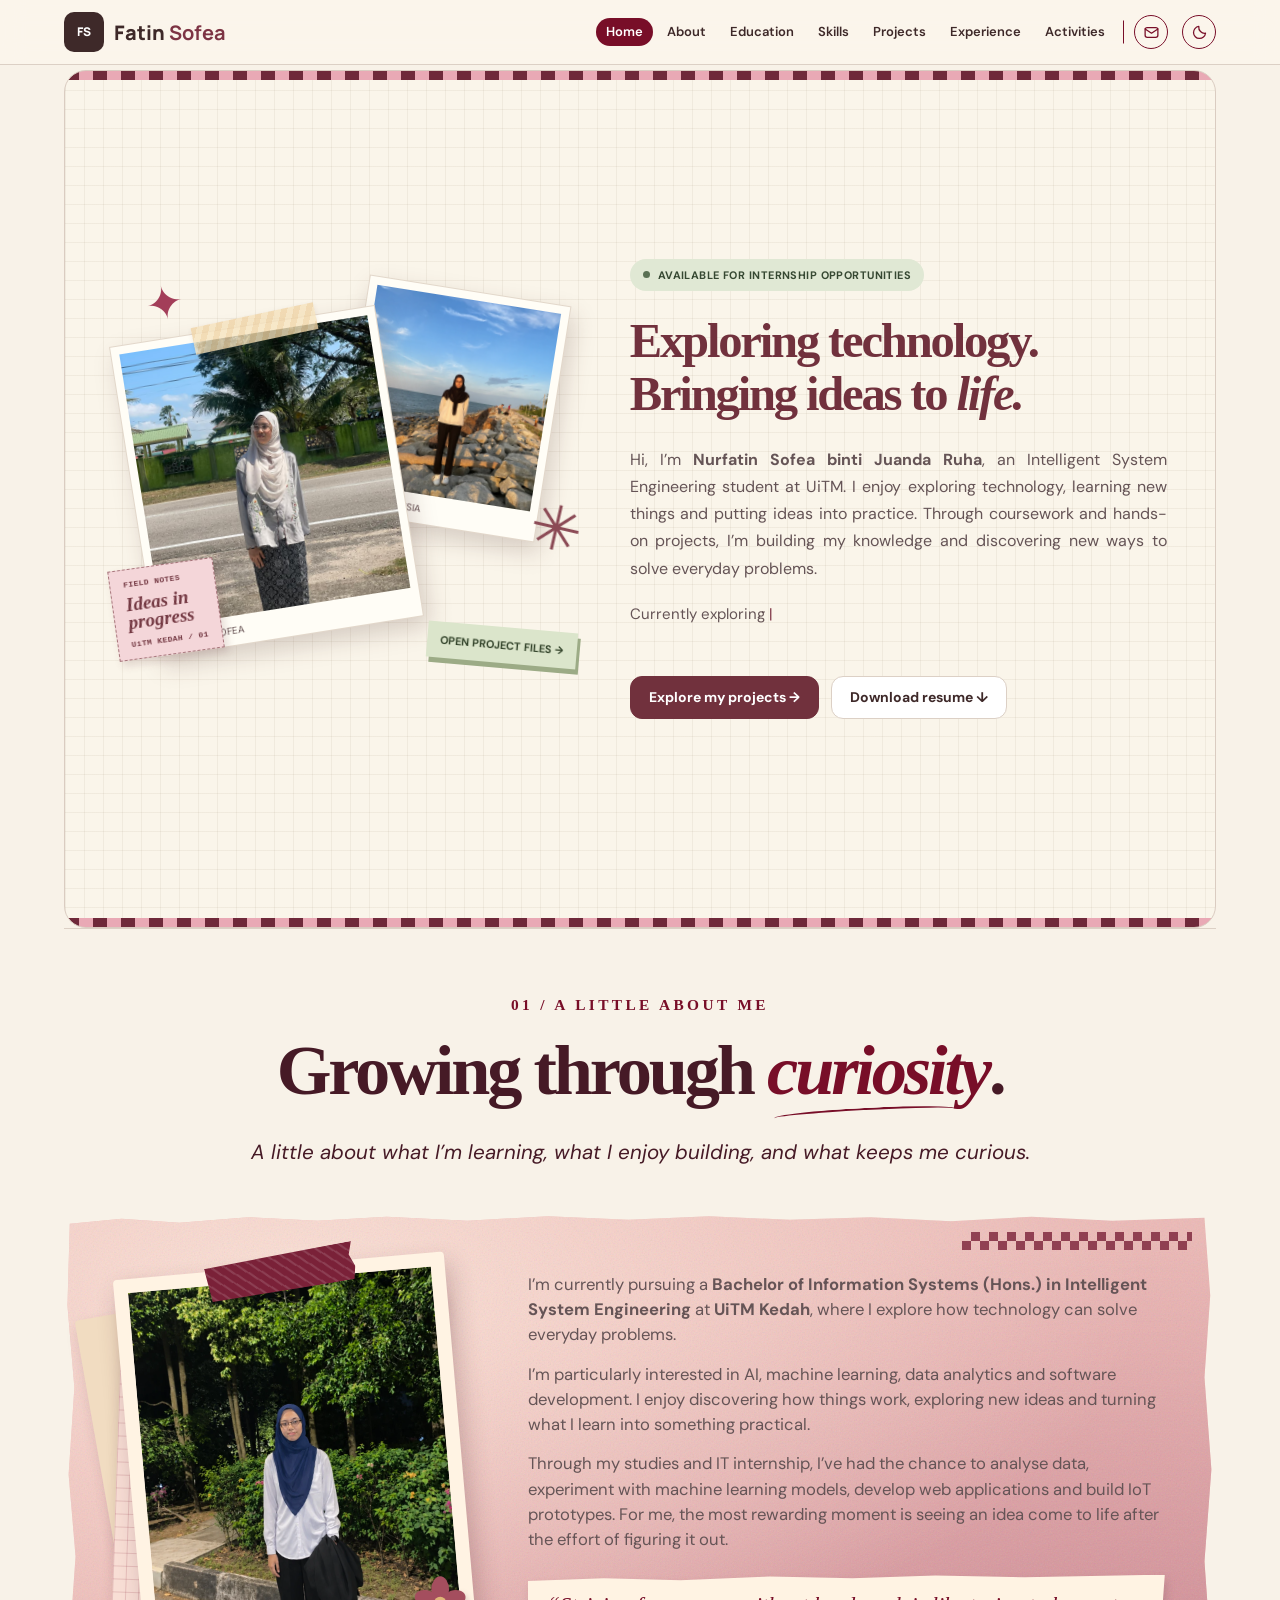
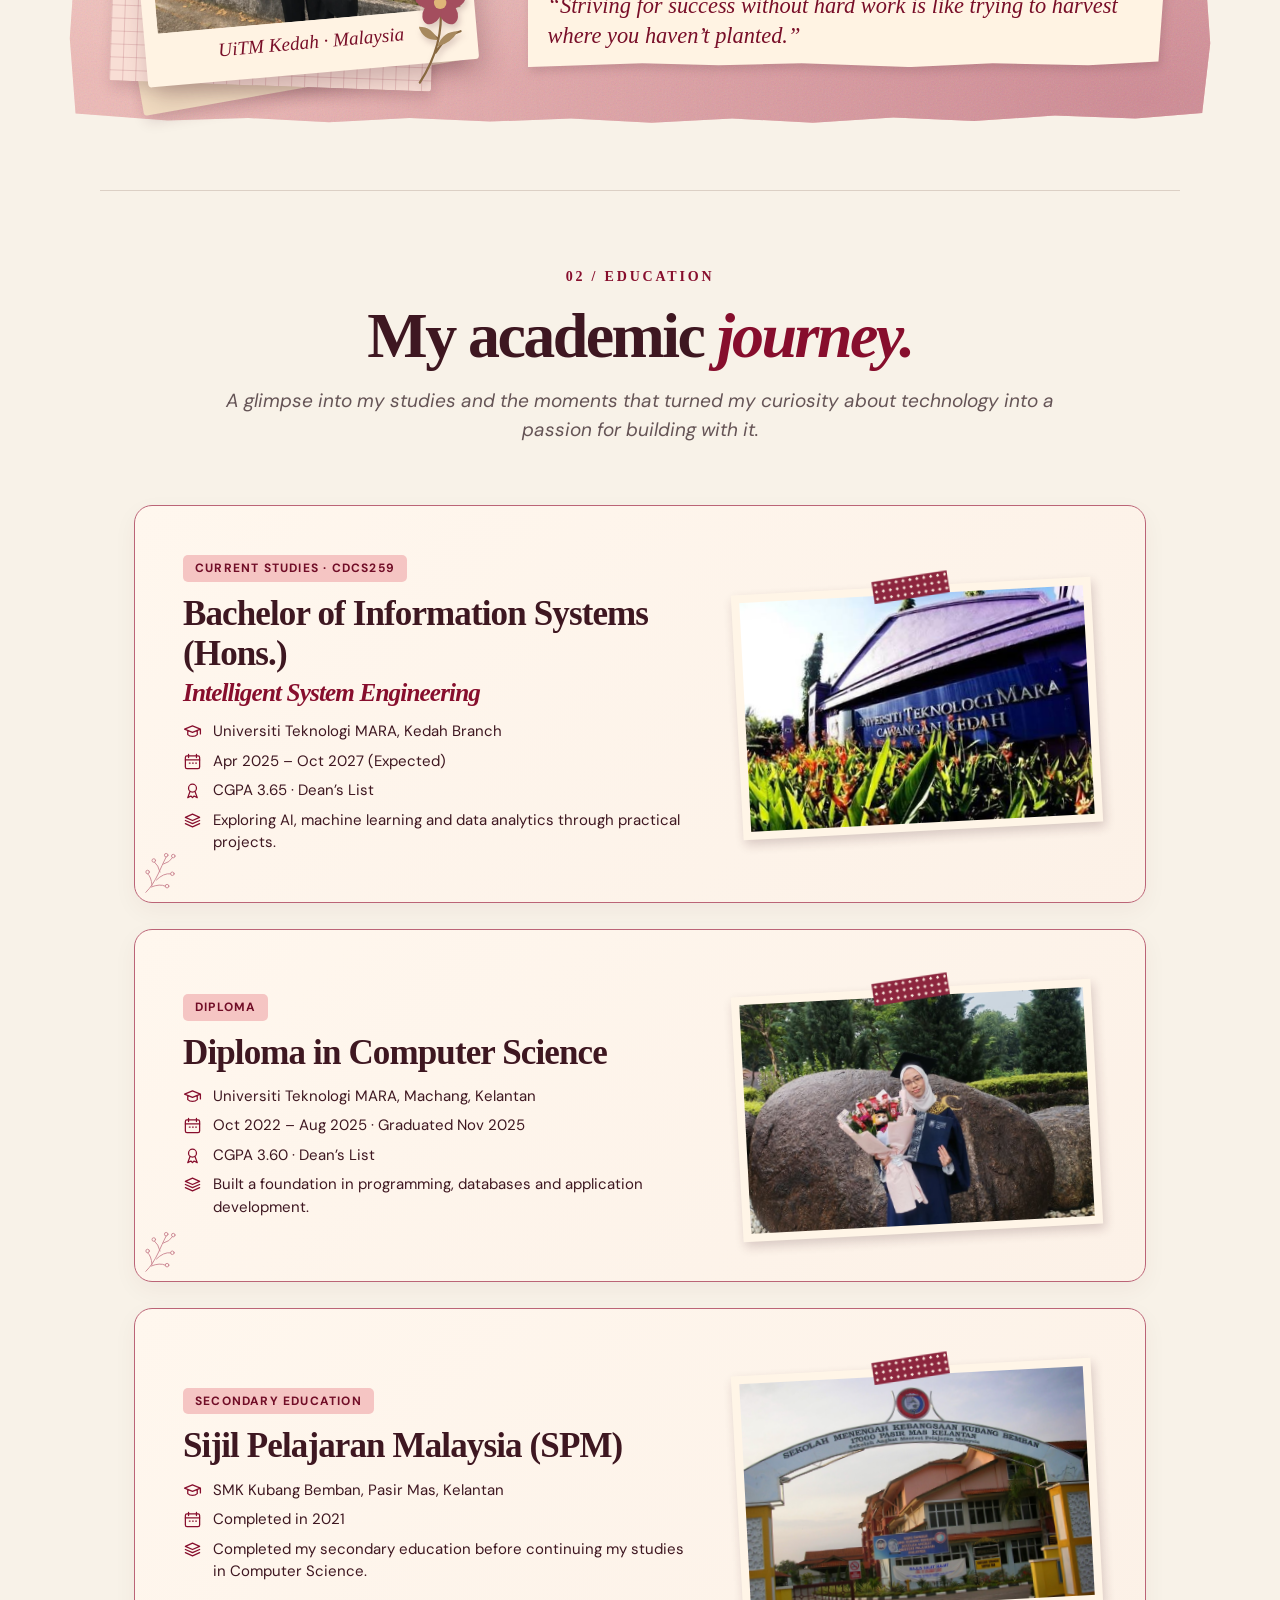
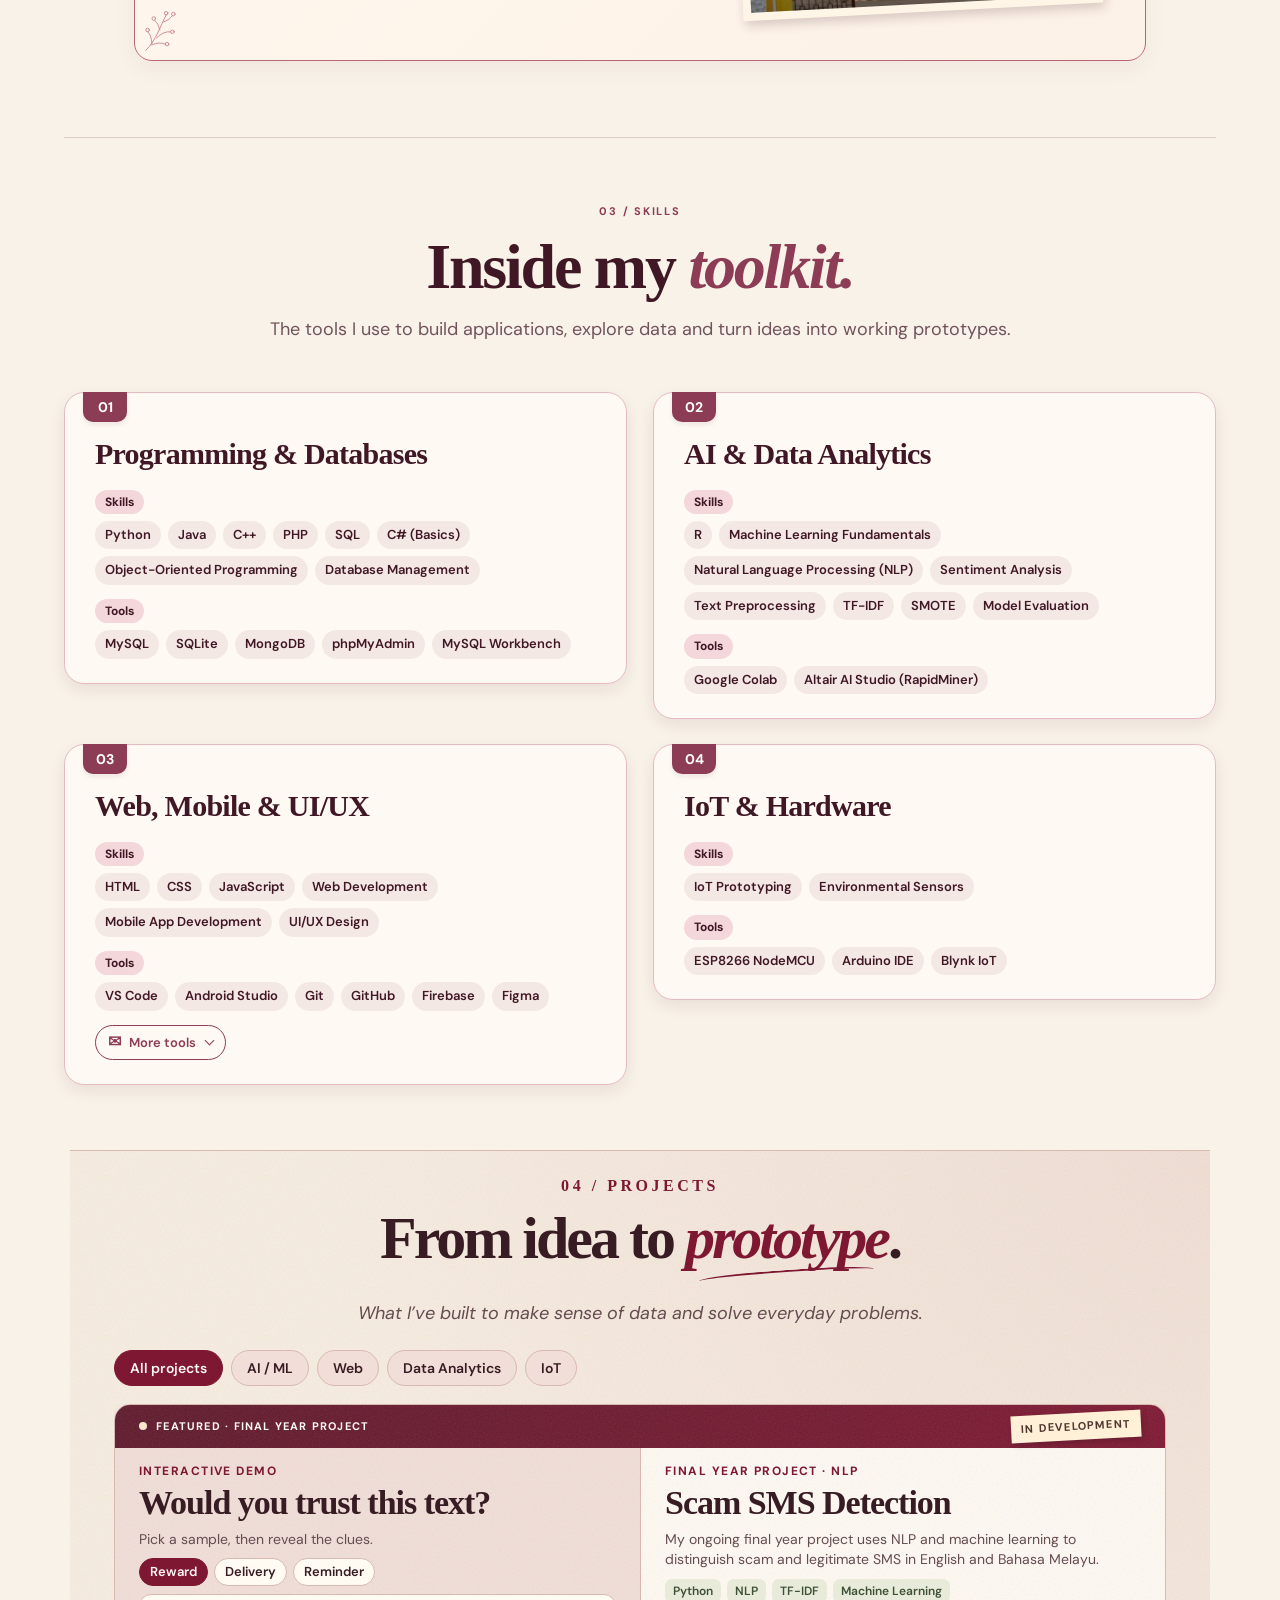
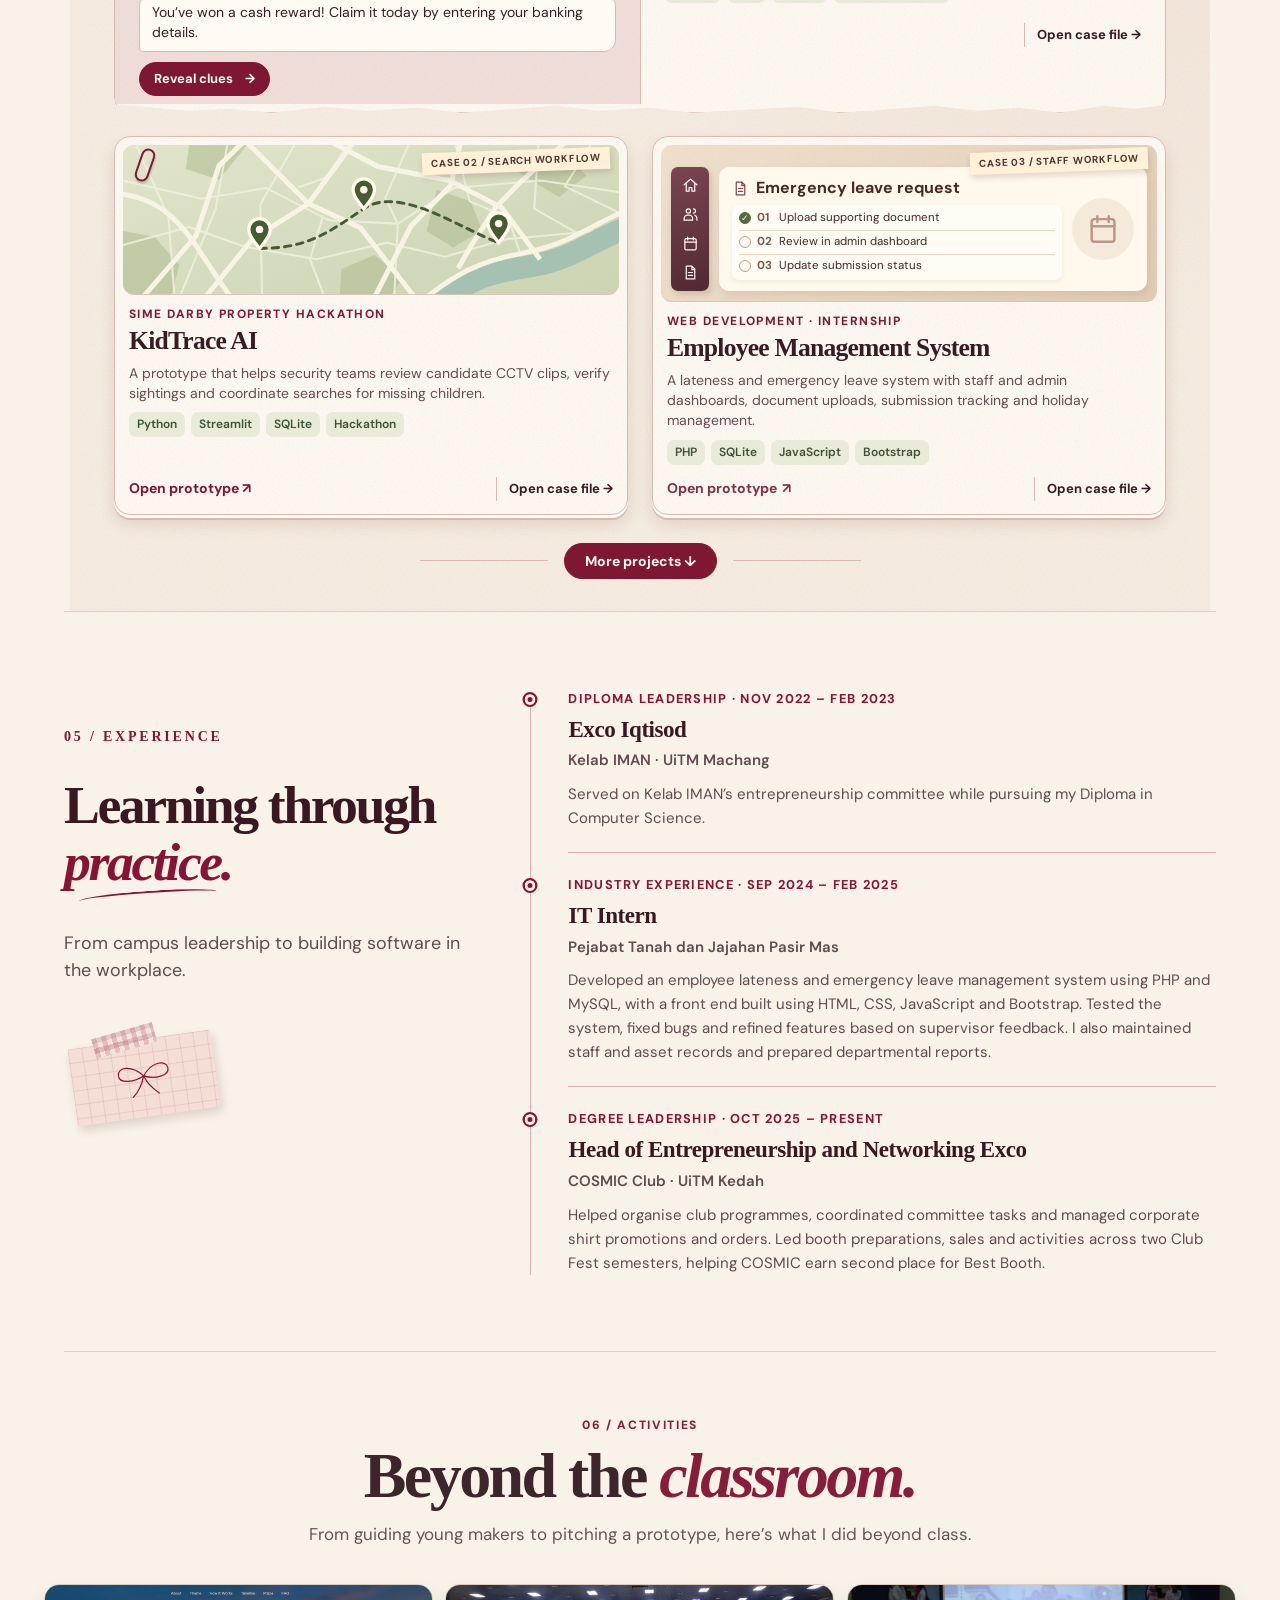
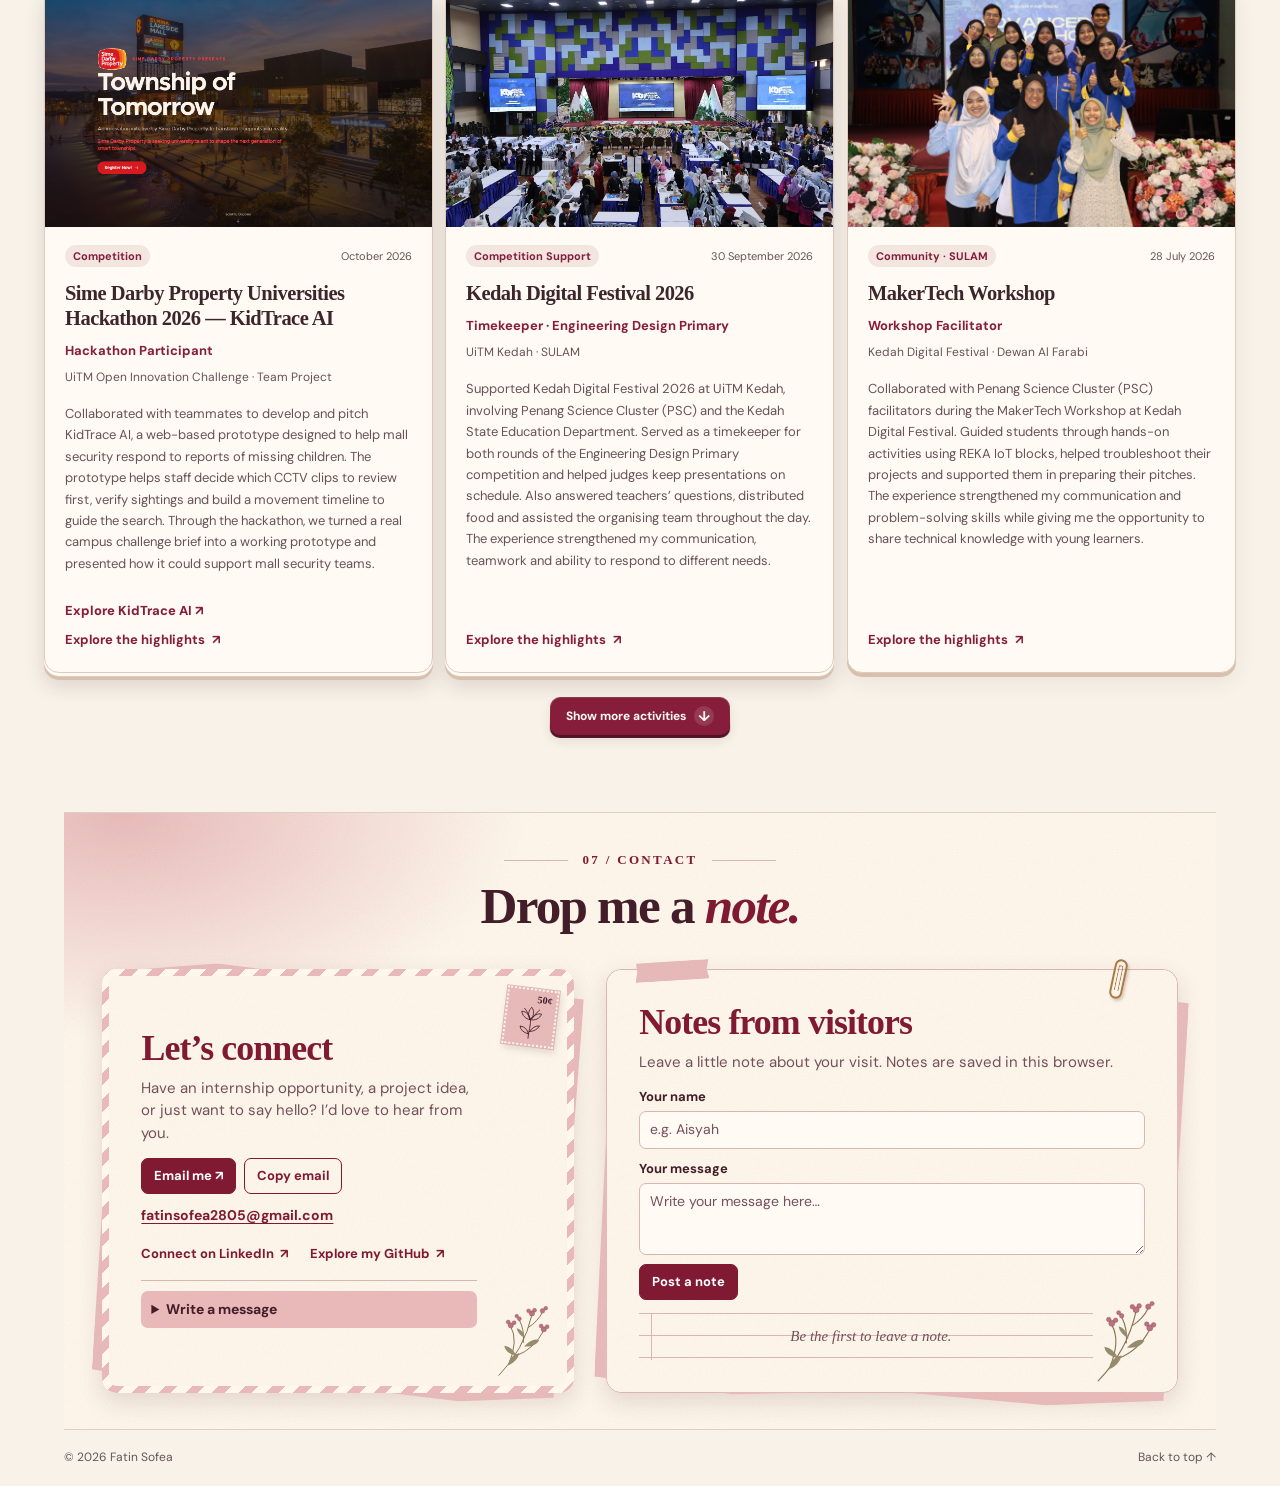
<file: index.html>
<!doctype html>
<html lang="en">
<head>
  <meta charset="UTF-8">

  <meta
    name="viewport"
    content="width=device-width, initial-scale=1"
  >

  <meta
    name="description"
    content="Fatin Sofea — Intelligent System Engineering student exploring AI, machine learning and software development."
  >

  <title>Fatin Sofea | Portfolio</title>

  <link rel="stylesheet" href="portfolio.css">
  <link rel="stylesheet" href="enhancements.css">
  <link rel="stylesheet" href="personalisation.css">

  <script src="theme.js"></script>
</head>

<body>
  <!-- NAVIGATION -->
  <header>
    <nav aria-label="Main navigation">
      <a class="brand" href="#home">
        <span class="brand-icon">FS</span>
        <span>Fatin <b>Sofea</b></span>
      </a>

      <div class="links">
        <a href="#home" aria-current="location">Home</a>
        <a href="#about">About</a>
        <a href="#education">Education</a>
        <a href="#skills">Skills</a>
        <a href="#work">Projects</a>
        <a href="#experience">Experience</a>
        <a href="#activities">Activities</a>

        <a
          href="#contact"
          class="nav-icon"
          aria-label="Contact"
          title="Contact"
        >
          <svg
            width="22"
            height="22"
            viewBox="0 0 24 24"
            fill="none"
            stroke="currentColor"
            stroke-width="1.8"
            stroke-linecap="round"
            stroke-linejoin="round"
            aria-hidden="true"
          >
            <rect
              x="3"
              y="5"
              width="18"
              height="14"
              rx="3"
            ></rect>

            <path d="m3 7 9 6 9-6"></path>
          </svg>
        </a>
      </div>

      <div class="view-controls">
        <button
          class="btn theme-icon-button"
          id="theme-toggle"
          type="button"
          aria-label="Switch to dark mode"
          title="Switch to dark mode"
        >
          <svg
            width="22"
            height="22"
            viewBox="0 0 24 24"
            fill="none"
            stroke="currentColor"
            stroke-width="1.8"
            stroke-linecap="round"
            stroke-linejoin="round"
            aria-hidden="true"
          >
            <g class="moon-icon">
              <path
                d="M20.5 13A8.5 8.5 0 0 1 11 3.5 8.5 8.5 0 1 0 20.5 13Z"
              ></path>
            </g>

            <g class="sun-icon">
              <circle cx="12" cy="12" r="4"></circle>

              <path
                d="M12 2v2m0 16v2M2 12h2m16 0h2M4.93 4.93l1.42 1.42m11.3 11.3 1.42 1.42M4.93 19.07l1.42-1.42m11.3-11.3 1.42-1.42"
              ></path>
            </g>
          </svg>
        </button>
      </div>
      <button
  class="mobile-menu-toggle"
  id="mobile-menu-toggle"
  type="button"
  aria-label="Open navigation menu"
  aria-controls="mobile-sidebar"
  aria-expanded="false"
>
  <svg
    width="21"
    height="21"
    viewBox="0 0 24 24"
    fill="none"
    stroke="currentColor"
    stroke-width="1.8"
    stroke-linecap="round"
    aria-hidden="true"
  >
    <path d="M4 6h16M4 12h16M4 18h16"></path>
  </svg>
</button>
    </nav>
  </header>
  <dialog
  id="mobile-sidebar"
  class="mobile-sidebar"
  aria-labelledby="mobile-menu-title"
>
  <div class="sidebar-toolbar">
    <span class="sidebar-menu-tag">PORTFOLIO / MENU</span>

    <button
      class="mobile-menu-close"
      type="button"
      aria-label="Close navigation menu"
      autofocus
    >
      <svg viewBox="0 0 24 24" aria-hidden="true">
        <path d="m6 6 12 12M18 6 6 18"/>
      </svg>
    </button>
  </div>

  <div class="sidebar-profile">
    <div class="sidebar-monogram" aria-hidden="true">
      <span>FS</span>
    </div>

    <div class="sidebar-profile-copy">
      <h2 id="mobile-menu-title">Fatin Sofea</h2>
      <p>Learning. Building. Growing.</p>
    </div>
  </div>

  <nav class="mobile-sidebar-links" aria-label="Mobile navigation">
    <a href="#home" aria-current="location">
      <svg viewBox="0 0 24 24" aria-hidden="true">
        <path d="m3 10 9-7 9 7M5 9v12h5v-7h4v7h5V9"/>
      </svg>
      <span class="sidebar-number">01</span>
      <span class="sidebar-label">Home</span>
      <span class="sidebar-arrow" aria-hidden="true">›</span>
    </a>

    <a href="#about">
      <svg viewBox="0 0 24 24" aria-hidden="true">
        <circle cx="12" cy="7" r="4"/>
        <path d="M4 21v-2a8 8 0 0 1 16 0v2Z"/>
      </svg>
      <span class="sidebar-number">02</span>
      <span class="sidebar-label">About</span>
      <span class="sidebar-arrow" aria-hidden="true">›</span>
    </a>

    <a href="#education">
      <svg viewBox="0 0 24 24" aria-hidden="true">
        <path d="m2 8 10-5 10 5-10 5ZM6 10v6c4 3 8 3 12 0v-6M22 8v8"/>
      </svg>
      <span class="sidebar-number">03</span>
      <span class="sidebar-label">Education</span>
      <span class="sidebar-arrow" aria-hidden="true">›</span>
    </a>

    <a href="#skills">
      <svg viewBox="0 0 24 24" aria-hidden="true">
        <path d="m8 5-6 7 6 7m8-14 6 7-6 7M14 3l-4 18"/>
      </svg>
      <span class="sidebar-number">04</span>
      <span class="sidebar-label">Skills</span>
      <span class="sidebar-arrow" aria-hidden="true">›</span>
    </a>

    <a href="#work">
      <svg viewBox="0 0 24 24" aria-hidden="true">
        <path d="M3 7V5a2 2 0 0 1 2-2h5l2 3h7a2 2 0 0 1 2 2v11a2 2 0 0 1-2 2H5a2 2 0 0 1-2-2Z"/>
      </svg>
      <span class="sidebar-number">05</span>
      <span class="sidebar-label">Projects</span>
      <span class="sidebar-arrow" aria-hidden="true">›</span>
    </a>

    <a href="#experience">
      <svg viewBox="0 0 24 24" aria-hidden="true">
        <rect x="3" y="7" width="18" height="14" rx="2"/>
        <path d="M8 7V4h8v3M3 12c6 4 12 4 18 0M10 13h4v4h-4Z"/>
      </svg>
      <span class="sidebar-number">06</span>
      <span class="sidebar-label">Experience</span>
      <span class="sidebar-arrow" aria-hidden="true">›</span>
    </a>

    <a href="#activities">
      <svg viewBox="0 0 24 24" aria-hidden="true">
        <rect x="3" y="5" width="18" height="16" rx="2"/>
        <path d="M7 3v4m10-4v4M3 10h18M7 14h2m3 0h2m3 0h1M7 17h2m3 0h2"/>
      </svg>
      <span class="sidebar-number">07</span>
      <span class="sidebar-label">Activities</span>
      <span class="sidebar-arrow" aria-hidden="true">›</span>
    </a>

    <a href="#contact">
      <svg viewBox="0 0 24 24" aria-hidden="true">
        <rect x="3" y="5" width="18" height="14" rx="2"/>
        <path d="m3 7 9 6 9-6"/>
      </svg>
      <span class="sidebar-number">08</span>
      <span class="sidebar-label">Contact</span>
      <span class="sidebar-arrow" aria-hidden="true">›</span>
    </a>
  </nav>

  <div class="sidebar-availability">
    <p>
      <span class="sidebar-status-dot" aria-hidden="true"></span>
      Available for internship
    </p>
    <span>Let’s build something meaningful.</span>

    <svg class="sidebar-leaf" viewBox="0 0 60 90" aria-hidden="true">
      <path d="M30 85Q24 45 42 8"/>
      <path d="M29 65Q7 58 9 40Q29 43 29 65Z"/>
      <path d="M30 48Q51 44 54 26Q33 28 30 48Z"/>
      <path d="M35 31Q20 22 25 8Q39 15 35 31Z"/>
    </svg>
  </div>

  <div class="sidebar-footer">
    <span class="sidebar-footer-mark" aria-hidden="true">FS</span>
    <p>Fatin Sofea <span>/ Portfolio</span></p>
  </div>
</dialog>

  <main class="wrap">
    <!-- HOME -->
    <section id="home" class="hero scrapbook">
      <div class="hero-stage">
        <div class="scrap-collage">
          <figure class="scrap-photo main-photo">
            <img
            src="images/sofea-raya.jpeg"
            width="720"
            height="960"
            alt="Fatin Sofea memakai pakaian raya"
            >

            <figcaption>01 / MEET SOFEA</figcaption>
          </figure>

          <figure class="scrap-photo second-photo">
            <img
              src="images/sofea-seaside.webp"
              width="320"
              height="423"
              alt="Fatin Sofea outdoors in a navy hijab"
            >

            <figcaption>UiTM · MALAYSIA</figcaption>
          </figure>

          <span class="scrap-stamp" aria-hidden="true">✦</span>

          <a class="scrap-note" href="#work">
            OPEN PROJECT FILES
            <span aria-hidden="true">→</span>
          </a>

          <span class="photo-tape" aria-hidden="true"></span>

          <div class="journal-ticket" aria-hidden="true">
            <span>FIELD NOTES</span>
            <strong>Ideas in<br>progress</strong>
            <span>UiTM KEDAH / 01</span>
          </div>

          <span class="journal-scribble" aria-hidden="true">✳</span>
        </div>

        <div class="hero-copy">
          <div class="status">
            <span class="dot"></span>
            Available for internship opportunities
          </div>

        <h1 class="hero-quote">
           <span>Exploring technology.</span>
           <span>Bringing ideas to <em>life.</em></span>
        </h1>

<p class="intro">
  Hi, I’m <strong>Nurfatin Sofea binti Juanda Ruha</strong>,
  an Intelligent System Engineering student at UiTM.
  I enjoy exploring technology, learning new things and
  putting ideas into practice. Through coursework and
  hands-on projects, I’m building my knowledge and discovering
  new ways to solve everyday problems.
</p>

          <p class="exploring-line">
            Currently exploring
            <strong id="typing-text" aria-hidden="true">
              machine learning
            </strong>
            <span class="typing-cursor" aria-hidden="true">|</span>

            <span class="sr-only">
              machine learning, natural language processing,
              data analytics and web development.
            </span>
          </p>

          <div class="actions">
            <a class="btn primary" href="#work">
              Explore my projects →
            </a>

            <a
              class="btn"
              href="documents/Fatin_Sofea_Resume.pdf"
              download
            >
              Download resume ↓
            </a>
          </div>
        </div>
      </div>
    </section>

    <!-- ABOUT -->
<style>
  #about {
    --about-header: var(--homepage-header-height, 64px);
    --rose-ink: #461a26;
    --rose-accent: #780e28;
    --rose-paper: #fff3e3;
    --rose-paper-ink: #780e28;
    --rose-tape: #7a2138;
    --rose-sheet: #edb9b6;
    --rose-glow: #fce1d6;
    --rose-shade: #ce8993;
    scroll-margin-top: calc(var(--about-header) + 12px);
  }

  html[data-theme="dark"] #about {
    --rose-ink: #f7e8ec;
    --rose-accent: #f5bcc9;
    --rose-paper: #eed9c7;
    --rose-paper-ink: #5f1a2b;
    --rose-tape: #a84f66;
    --rose-sheet: #482b39;
    --rose-glow: #654052;
    --rose-shade: #321d29;
  }

  /* Heading */
  #about .about-heading {
    margin: 0 auto clamp(28px, 3.5vw, 52px);
    padding-inline: 12px;
    text-align: center;
  }

  #about .about-heading-label {
    margin: 0 0 16px;
    color: var(--rose-accent);
    font: 700 clamp(12px, 1.2vw, 18px) / 1.4 Georgia, serif;
    letter-spacing: 0.22em;
  }

  #about .about-heading h2 {
    margin: 0;
    color: var(--rose-ink);
    font: 700 clamp(32px, 5.5vw, 90px) / 1.1 Georgia, serif;
    letter-spacing: -0.045em;
  }

  #about .about-heading em {
    position: relative;
    display: inline-block;
    color: var(--rose-accent);
  }

  #about .about-heading em::after {
    content: "";
    position: absolute;
    left: 3%;
    bottom: -0.15em;
    width: 82%;
    height: 0.13em;
    border-top: 0.035em solid currentColor;
    border-radius: 50%;
    transform: rotate(-3deg);
    pointer-events: none;
  }

  #about .about-heading-intro {
    max-width: 68ch;
    margin: clamp(18px, 2.2vw, 32px) auto 0;
    color: var(--rose-ink);
    font: italic clamp(15px, 1.6vw, 24px) / 1.55 "DM Sans", sans-serif;
  }

  /* Scrapbook */
  #about > .about-rose {
    position: relative;
    isolation: isolate;
    display: grid;
    grid-template-columns: minmax(0, 0.85fr) minmax(0, 1.5fr);
    align-items: center;
    gap: clamp(24px, 4vw, 60px);
    padding: clamp(36px, 4vw, 64px);
    color: var(--rose-ink);
  }

  #about > .about-rose::before {
    content: "";
    position: absolute;
    z-index: -1;
    inset: 0;
    background:
      url("data:image/svg+xml,%3Csvg xmlns='http://www.w3.org/2000/svg' width='160' height='160'%3E%3Cfilter id='grain'%3E%3CfeTurbulence type='fractalNoise' baseFrequency='.65' numOctaves='3' stitchTiles='stitch'/%3E%3C/filter%3E%3Crect width='100%25' height='100%25' filter='url(%23grain)' opacity='.16'/%3E%3C/svg%3E"),
      radial-gradient(ellipse at 20% 15%, var(--rose-glow), transparent 65%),
      radial-gradient(ellipse at 94% 95%, var(--rose-shade), transparent 68%),
      var(--rose-sheet);
    clip-path: polygon(
      0.5% 2%, 5% 1%, 10% 1.8%, 16% 0.7%, 22% 1.4%,
      28% 0.6%, 35% 1.4%, 42% 0.5%, 49% 1.2%, 56% 0.5%,
      63% 1.2%, 70% 0.7%, 77% 1.5%, 84% 0.6%, 91% 1.4%,
      99% 0.8%, 99.5% 16%, 99% 32%, 99.6% 50%, 99% 68%,
      99.5% 84%, 98.8% 97.6%, 93% 98.7%, 86% 98.1%,
      79% 99.2%, 72% 98.5%, 65% 99.5%, 58% 98.7%,
      51% 99.5%, 44% 98.7%, 37% 99.3%, 30% 98.6%,
      23% 99.4%, 16% 98.6%, 9% 99.1%, 1% 97.7%,
      0.5% 83%, 1% 67%, 0.4% 51%, 0.9% 34%, 0.3% 18%
    );
    pointer-events: none;
  }

  #about > .about-rose::after {
    content: "";
    position: absolute;
    top: 18px;
    right: 24px;
    width: min(22%, 230px);
    height: 18px;
    background: conic-gradient(
      var(--rose-tape) 25%, transparent 0 50%,
      var(--rose-tape) 0 75%, transparent 0
    ) 0 0 / 18px 18px;
    opacity: 0.8;
    pointer-events: none;
  }

  /* Polaroid */
  #about .about-rose-collage {
    position: relative;
    isolation: isolate;
    justify-self: center;
    width: min(92%, 410px);
    perspective: 900px;
  }

  #about .about-rose-collage::before,
  #about .about-rose-collage::after {
    content: "";
    position: absolute;
    z-index: -1;
    inset: 5% 7% -3% -4%;
    border-radius: 3px;
    box-shadow: 2px 7px 14px #461a2626;
    pointer-events: none;
  }

  #about .about-rose-collage::before {
    background: #f1dcc1;
    transform: translate(-9px, 5px) rotate(-10deg);
  }

  #about .about-rose-collage::after {
    background:
      linear-gradient(#a44e5e38 1px, transparent 1px) 0 0 / 13px 13px,
      linear-gradient(90deg, #a44e5e38 1px, transparent 1px) 0 0 / 13px 13px,
      #f8ded5;
    transform: rotate(2deg);
  }

  #about .about-rose-photo {
    position: relative;
    margin: 0;
    padding: clamp(9px, 1.1vw, 16px);
    border-radius: 4px;
    background: var(--rose-paper);
    box-shadow: 5px 12px 24px #461a263d;
    transform: rotate(-5deg);
  }

  #about .about-rose-photo::before {
    content: "";
    position: absolute;
    z-index: 1;
    top: -12px;
    left: 28%;
    width: 45%;
    height: clamp(24px, 3vw, 42px);
    background: repeating-linear-gradient(
      42deg, transparent 0 6px, #fff2 6px 8px
    ), var(--rose-tape);
    clip-path: polygon(0 6%, 100% 0, 97% 34%, 100% 66%, 98% 100%, 2% 94%);
    transform: rotate(-5deg);
    pointer-events: none;
  }

  #about .about-rose-photo-button {
    display: block;
    width: 100%;
    padding: 0;
    overflow: hidden;
    border: 0;
    border-radius: 0;
    background: transparent;
    cursor: zoom-in;
  }

  #about .about-rose-photo-button img {
    display: block;
    width: 100%;
    aspect-ratio: 4 / 4.5;
    object-fit: cover;
  }

  #about .about-rose-photo-button.is-lifting img {
    transform: scale(1.06);
  }

  #about .about-rose-photo figcaption {
    margin-top: 10px;
    padding-bottom: 4px;
    color: var(--rose-paper-ink);
    text-align: center;
    font: italic clamp(15px, 1.5vw, 24px) / 1.3 Georgia, serif;
  }

  #about .about-rose-flower {
    position: absolute;
    right: -4%;
    bottom: -3%;
    width: 24%;
    height: auto;
    filter: drop-shadow(2px 4px 3px #461a2633);
    pointer-events: none;
  }

  /* Bio dan quote */
  #about .about-rose-story {
    min-width: 0;
  }

  #about .about-rose-story > p {
    max-width: 70ch;
    margin: 0 0 14px;
    font: 400 clamp(16px, 1.3vw, 21px) / 1.52 "DM Sans", sans-serif;
  }

  #about .about-rose-story strong {
    font-weight: 700;
  }

  #about .about-rose-quote {
    position: relative;
    isolation: isolate;
    margin: 22px 0 0;
    padding: 16px 20px;
    border: 0;
    background: transparent;
    color: var(--rose-paper-ink);
    font: italic clamp(18px, 1.75vw, 28px) / 1.35 Georgia, serif;
    filter: drop-shadow(2px 5px 4px #461a2626);
  }

  #about .about-rose-quote::before {
    content: "";
    position: absolute;
    z-index: -1;
    inset: 0;
    background: var(--rose-paper);
    clip-path: polygon(
      0 7%, 12% 4%, 24% 6%, 38% 2%, 51% 4%, 64% 1%, 78% 3%,
      100% 0, 99% 94%, 88% 98%, 73% 96%, 60% 100%, 43% 96%,
      30% 98%, 18% 96%, 0 100%
    );
    pointer-events: none;
  }

  #about .about-rose-quote::after {
    content: none;
  }

  /* Heading dan scrapbook fade in secara berasingan */
  @media (prefers-reduced-motion: no-preference) {
    #about > .about-reveal-pending {
      opacity: 0;
    }

    #about > .about-reveal-pending:focus-within {
      opacity: 1;
    }

    #about > .about-revealed {
      animation: about-fade-in 550ms ease-out backwards;
    }

    #about .about-rose-photo-button img {
      transition: transform 220ms ease;
    }

    @keyframes about-fade-in {
      from {
        opacity: 0;
        transform: translateY(18px);
      }

      to {
        opacity: 1;
        transform: translateY(0);
      }
    }
  }

  @media (hover: hover) and (pointer: fine) and (prefers-reduced-motion: no-preference) {
    #about .about-rose-photo {
      transition: transform 220ms ease, box-shadow 220ms ease;
    }

    #about .about-rose-photo:hover {
      transform: translateY(-5px) rotate(-3deg);
      box-shadow: 8px 18px 30px #461a264d;
    }

    #about .about-rose-quote {
      transition: transform 220ms ease, filter 220ms ease;
    }

    #about .about-rose-quote:hover {
      transform: translateY(-6px) rotate(-1deg);
      filter: drop-shadow(3px 10px 6px #461a2640);
    }
  }

  /* Dialog gambar */
  #about-photo-dialog {
    box-sizing: border-box;
    position: fixed;
    inset: 0;
    width: max-content;
    max-width: 94vw;
    max-height: 94dvh;
    margin: auto;
    padding: 12px;
    overflow: auto;
    border: 0;
    border-radius: 12px;
    background: #fff3e3;
    color: #780e28;
    box-shadow: 0 20px 60px #0006;
  }

  #about-photo-dialog:not([open]) {
    display: none;
  }

  #about-photo-dialog::backdrop {
    background: #231018d9;
  }

  #about-photo-dialog form {
    display: flex;
    justify-content: flex-end;
    margin: 0 0 8px;
  }

  #about-photo-dialog button {
    padding: 7px 12px;
    border: 1px solid currentColor;
    border-radius: 999px;
    background: transparent;
    color: inherit;
    font: inherit;
    cursor: pointer;
  }

  #about-photo-dialog img {
    display: block;
    width: auto;
    height: auto;
    max-width: min(calc(94vw - 24px), 900px);
    max-height: 76dvh;
    object-fit: contain;
  }

  @media (max-width: 800px) {
    #about > .about-rose {
      grid-template-columns: minmax(0, 1fr);
      gap: 32px;
      padding: 42px 24px 28px;
    }

    #about .about-rose-collage {
      width: min(76%, 270px);
    }

    #about .about-rose-story > p {
      font-size: 16px;
    }
  }
</style>

<section id="about" class="section" aria-labelledby="about-title">
  <div class="about-heading">
    <p class="about-heading-label">01 / A LITTLE ABOUT ME</p>
    <h2 id="about-title">Growing through <em>curiosity</em>.</h2>

    <p class="about-heading-intro">
      A little about what I’m learning, what I enjoy building,
      and what keeps me curious.
    </p>
  </div>

  <div class="about-rose">
    <div class="about-rose-collage">
      <figure class="about-rose-photo">
        <button
          id="about-photo-open"
          class="about-rose-photo-button"
          type="button"
          aria-haspopup="dialog"
          aria-controls="about-photo-dialog"
          aria-label="Open full photo of Fatin Sofea"
        >
          <img
            src="images/sofea-garden.webp"
            alt="Fatin Sofea standing in a garden"
            loading="lazy"
          >
        </button>

        <figcaption>UiTM Kedah · Malaysia</figcaption>
      </figure>

      <svg class="about-rose-flower" viewBox="0 0 90 130" aria-hidden="true">
        <path
          d="M28 126Q56 83 51 38M46 92Q58 72 74 68M49 77Q38 67 29 65"
          fill="none"
          stroke="#886840"
          stroke-width="2.5"
          stroke-linecap="round"
        />
        <path
          d="M48 85Q54 68 71 68Q63 82 48 85M48 78Q31 78 27 63Q42 63 48 78"
          fill="#a7895e"
        />
        <g fill="#a44e5e">
          <ellipse cx="51" cy="21" rx="10" ry="15" />
          <ellipse cx="66" cy="32" rx="14" ry="10" transform="rotate(-20 66 32)" />
          <ellipse cx="60" cy="47" rx="10" ry="14" transform="rotate(-30 60 47)" />
          <ellipse cx="42" cy="47" rx="10" ry="14" transform="rotate(30 42 47)" />
          <ellipse cx="36" cy="32" rx="14" ry="10" transform="rotate(20 36 32)" />
        </g>
        <circle cx="51" cy="36" r="7" fill="#dfb578" />
      </svg>
    </div>

    <div class="about-rose-story">
      <p>
        I’m currently pursuing a
        <strong>Bachelor of Information Systems (Hons.) in Intelligent System Engineering</strong>
        at <strong>UiTM Kedah</strong>, where I explore how technology can solve
        everyday problems.
      </p>

      <p>
        I’m particularly interested in AI, machine learning, data analytics
        and software development. I enjoy discovering how things work,
        exploring new ideas and turning what I learn into something practical.
      </p>

      <p>
        Through my studies and IT internship, I’ve had the chance to analyse
        data, experiment with machine learning models, develop web applications
        and build IoT prototypes. For me, the most rewarding moment is seeing
        an idea come to life after the effort of figuring it out.
      </p>

      <blockquote class="about-rose-quote">
        “Striving for success without hard work is like trying to harvest
        where you haven’t planted.”
      </blockquote>
    </div>
  </div>
</section>

<dialog id="about-photo-dialog" aria-label="Full photo of Fatin Sofea">
  <form method="dialog">
    <button type="submit" autofocus>Close ✕</button>
  </form>

  <img id="about-photo-full" alt="Fatin Sofea standing in a garden">
</dialog>

<script>
  {
    const aboutSection = document.getElementById("about");
    const siteHeader = document.querySelector("body > header");
    const openButton = document.getElementById("about-photo-open");
    const previewPhoto = openButton.querySelector("img");
    const photoDialog = document.getElementById("about-photo-dialog");
    const fullPhoto = document.getElementById("about-photo-full");
    const reducedMotion = window.matchMedia("(prefers-reduced-motion: reduce)");
    let opening = false;

    if (siteHeader) {
      function updateHeaderHeight() {
        const height = Math.ceil(siteHeader.getBoundingClientRect().height);
        aboutSection.style.setProperty("--about-header", `${height}px`);
      }

      updateHeaderHeight();

      if ("ResizeObserver" in window) {
        new ResizeObserver(updateHeaderHeight).observe(siteHeader);
      }
    }

    // Observe each block so the heading never triggers the scrapbook.
    if (!reducedMotion.matches && "IntersectionObserver" in window) {
      const revealItems = aboutSection.querySelectorAll(
        ":scope > .about-heading, :scope > .about-rose"
      );

      const aboutObserver = new IntersectionObserver((entries) => {
        for (const entry of entries) {
          if (!entry.isIntersecting) continue;

          entry.target.classList.replace(
            "about-reveal-pending",
            "about-revealed"
          );
          aboutObserver.unobserve(entry.target);
        }
      }, {
        threshold: 0,
        rootMargin: "0px 0px -96px 0px"
      });

      for (const item of revealItems) {
        item.classList.add("about-reveal-pending");
        aboutObserver.observe(item);
      }

      reducedMotion.addEventListener("change", () => {
        if (!reducedMotion.matches) return;

        aboutObserver.disconnect();

        for (const item of revealItems) {
          item.classList.remove("about-reveal-pending", "about-revealed");
        }
      });
    }

    openButton.addEventListener("click", () => {
      if (opening || photoDialog.open) return;

      opening = true;
      fullPhoto.src = previewPhoto.currentSrc || previewPhoto.src;

      function showPhoto() {
        openButton.classList.remove("is-lifting");
        opening = false;
        photoDialog.showModal();
      }

      if (reducedMotion.matches) {
        showPhoto();
        return;
      }

      openButton.classList.add("is-lifting");
      window.setTimeout(showPhoto, 220);
    });

    photoDialog.addEventListener("click", (event) => {
      if (event.target !== photoDialog) return;

      const bounds = photoDialog.getBoundingClientRect();
      const clickedOutside =
        event.clientX < bounds.left ||
        event.clientX > bounds.right ||
        event.clientY < bounds.top ||
        event.clientY > bounds.bottom;

      if (clickedOutside) photoDialog.close();
    });

    photoDialog.addEventListener("close", () => {
      openButton.focus({ preventScroll: true });
    });
  }
</script>

    <!-- EDUCATION -->
<section id="education" class="section edu-scrapbook" aria-labelledby="education-title">
  <svg class="edu-symbols" width="0" height="0" aria-hidden="true">
    <symbol id="edu-school" viewBox="0 0 24 24">
      <path d="m2 9 10-4 10 4-10 4L2 9Z M6 11v5c3 3 9 3 12 0v-5 M22 9v6"/>
    </symbol>

    <symbol id="edu-calendar" viewBox="0 0 24 24">
      <rect x="3" y="5" width="18" height="16" rx="2"/>
      <path d="M7 3v4 M17 3v4 M3 10h18 M8 14h1 M12 14h1 M16 14h1"/>
    </symbol>

    <symbol id="edu-award" viewBox="0 0 24 24">
      <circle cx="12" cy="9" r="5"/>
      <path d="m9 13-3 8 4-2 2 2 2-2 4 2-3-8"/>
    </symbol>

    <symbol id="edu-learning" viewBox="0 0 24 24">
      <path d="m3 8 9-4 9 4-9 4-9-4Z M3 12l9 4 9-4 M3 16l9 4 9-4"/>
    </symbol>

    <symbol id="edu-sprig" viewBox="0 0 40 52">
      <path d="M4 49C16 37 20 22 27 9 M11 41Q10 31 6 28 M16 35Q24 27 32 28 M20 26Q18 18 14 15 M24 17Q31 15 34 10 M10 43Q20 39 26 42"/>
      <circle cx="27" cy="7" r="2"/>
      <circle cx="6" cy="26" r="2"/>
      <circle cx="34" cy="28" r="2"/>
      <circle cx="13" cy="13" r="2"/>
      <circle cx="35" cy="8" r="2"/>
      <circle cx="28" cy="42" r="2"/>
    </symbol>
  </svg>

  <div class="edu-heading">
    <p class="edu-kicker">02 / EDUCATION</p>
    <h2 id="education-title">My academic <em>journey.</em></h2>
    <p class="edu-intro">
      A glimpse into my studies and the moments that turned my curiosity
      about technology into a passion for building with it.
    </p>
  </div>

  <div class="edu-cards">
    <article class="edu-card">
      <svg class="edu-flower" aria-hidden="true">
        <use href="#edu-sprig"/>
      </svg>

      <div class="edu-copy">
        <span class="edu-label">CURRENT STUDIES · CDCS259</span>
        <h3>
          Bachelor of Information Systems (Hons.)
          <span class="edu-programme">Intelligent System Engineering</span>
        </h3>

        <ul class="edu-details">
          <li>
            <svg class="edu-icon" aria-hidden="true"><use href="#edu-school"/></svg>
            <span>Universiti Teknologi MARA, Kedah Branch</span>
          </li>
          <li>
            <svg class="edu-icon" aria-hidden="true"><use href="#edu-calendar"/></svg>
            <span>Apr 2025 – Oct 2027 (Expected)</span>
          </li>
          <li>
            <svg class="edu-icon" aria-hidden="true"><use href="#edu-award"/></svg>
            <span>CGPA 3.65 · Dean’s List</span>
          </li>
          <li>
            <svg class="edu-icon" aria-hidden="true"><use href="#edu-learning"/></svg>
            <span>Exploring AI, machine learning and data analytics through practical projects.</span>
          </li>
        </ul>
      </div>

      <figure class="edu-photo">
        <img src="images/uitm-kedah.jpg" alt="UiTM Kedah campus" loading="lazy">
      </figure>
    </article>

    <article class="edu-card">
      <svg class="edu-flower" aria-hidden="true">
        <use href="#edu-sprig"/>
      </svg>

      <div class="edu-copy">
        <span class="edu-label">DIPLOMA</span>
        <h3>Diploma in Computer Science</h3>

        <ul class="edu-details">
          <li>
            <svg class="edu-icon" aria-hidden="true"><use href="#edu-school"/></svg>
            <span>Universiti Teknologi MARA, Machang, Kelantan</span>
          </li>
          <li>
            <svg class="edu-icon" aria-hidden="true"><use href="#edu-calendar"/></svg>
            <span>Oct 2022 – Aug 2025 · Graduated Nov 2025</span>
          </li>
          <li>
            <svg class="edu-icon" aria-hidden="true"><use href="#edu-award"/></svg>
            <span>CGPA 3.60 · Dean’s List</span>
          </li>
          <li>
            <svg class="edu-icon" aria-hidden="true"><use href="#edu-learning"/></svg>
            <span>Built a foundation in programming, databases and application development.</span>
          </li>
        </ul>
      </div>

      <figure class="edu-photo">
        <img src="images/sofea-convo.jpg" alt="Fatin Sofea at her diploma convocation" loading="lazy">
      </figure>
    </article>

    <article class="edu-card">
      <svg class="edu-flower" aria-hidden="true">
        <use href="#edu-sprig"/>
      </svg>

      <div class="edu-copy">
        <span class="edu-label">SECONDARY EDUCATION</span>
        <h3>Sijil Pelajaran Malaysia (SPM)</h3>

        <ul class="edu-details">
          <li>
            <svg class="edu-icon" aria-hidden="true"><use href="#edu-school"/></svg>
            <span>SMK Kubang Bemban, Pasir Mas, Kelantan</span>
          </li>
          <li>
            <svg class="edu-icon" aria-hidden="true"><use href="#edu-calendar"/></svg>
            <span>Completed in 2021</span>
          </li>
          <li>
            <svg class="edu-icon" aria-hidden="true"><use href="#edu-learning"/></svg>
            <span>Completed my secondary education before continuing my studies in Computer Science.</span>
          </li>
        </ul>
      </div>

    <figure class="edu-photo">
  <img
    src="images/smk kubang bemban.jpg"
    alt="SMK Kubang Bemban"
    loading="lazy"
  >
</figure>
</article>
  </div>
</section>

   <!-- SKILLS -->
<section id="skills" class="section" aria-labelledby="skills-title">
  <div class="section-head">
    <div class="eyebrow">03 / SKILLS</div>
    <h2 id="skills-title">Inside my <em>toolkit.</em></h2>
    <p>
      The tools I use to build applications, explore data and turn ideas
      into working prototypes.
    </p>
  </div>

  <div class="toolkit-grid">
    <article class="entry">
      <h3>Programming &amp; Databases</h3>

      <h4>Skills</h4>
      <div class="skills">
        <span>Python</span>
        <span>Java</span>
        <span>C++</span>
        <span>PHP</span>
        <span>SQL</span>
        <span>C# (Basics)</span>
        <span>Object-Oriented Programming</span>
        <span>Database Management</span>
      </div>

      <h4>Tools</h4>
      <div class="skills">
        <span>MySQL</span>
        <span>SQLite</span>
        <span>MongoDB</span>
        <span>phpMyAdmin</span>
        <span>MySQL Workbench</span>
      </div>
    </article>

    <article class="entry">
      <h3>AI &amp; Data Analytics</h3>

      <h4>Skills</h4>
      <div class="skills">
        <span>R</span>
        <span>Machine Learning Fundamentals</span>
        <span>Natural Language Processing (NLP)</span>
        <span>Sentiment Analysis</span>
        <span>Text Preprocessing</span>
        <span>TF-IDF</span>
        <span>SMOTE</span>
        <span>Model Evaluation</span>
      </div>

      <h4>Tools</h4>
      <div class="skills">
        <span>Google Colab</span>
        <span>Altair AI Studio (RapidMiner)</span>
      </div>
    </article>

    <article class="entry">
      <h3>Web, Mobile &amp; UI/UX</h3>

      <h4>Skills</h4>
      <div class="skills">
        <span>HTML</span>
        <span>CSS</span>
        <span>JavaScript</span>
        <span>Web Development</span>
        <span>Mobile App Development</span>
        <span>UI/UX Design</span>
      </div>

      <h4>Tools</h4>
      <div class="skills">
        <span>VS Code</span>
        <span>Android Studio</span>
        <span>Git</span>
        <span>GitHub</span>
        <span>Firebase</span>
        <span>Figma</span>
      </div>

      <details class="skill-more">
        <summary>More tools</summary>
        <div class="skills">
          <span>Visual Studio</span>
          <span>Bootstrap</span>
          <span>Streamlit</span>
          <span>XAMPP</span>
          <span>WampServer</span>
          <span>Ubuntu</span>
        </div>
      </details>
    </article>

    <article class="entry">
      <h3>IoT &amp; Hardware</h3>

      <h4>Skills</h4>
      <div class="skills">
        <span>IoT Prototyping</span>
        <span>Environmental Sensors</span>
      </div>

      <h4>Tools</h4>
      <div class="skills">
        <span>ESP8266 NodeMCU</span>
        <span>Arduino IDE</span>
        <span>Blynk IoT</span>
      </div>
    </article>
  </div>
</section>
<!-- PROJECTS -->
<section id="work" class="section project-files" aria-labelledby="projects-title">
<div class="section-head files-heading">
  <div>
    <div class="eyebrow">04 / PROJECTS</div>

<h2 id="projects-title">From idea to <em>prototype</em>.</h2>
</div>

  <p>What I’ve built to make sense of data and solve everyday problems.</p>
</div>

  <div class="filters" role="group" aria-label="Filter projects">
    <button class="filter active" type="button" data-filter="all" aria-pressed="true">
      All projects
    </button>
    <button class="filter" type="button" data-filter="ai" aria-pressed="false">
      AI / ML
    </button>
    <button class="filter" type="button" data-filter="web" aria-pressed="false">
      Web
    </button>
    <button class="filter" type="button" data-filter="data" aria-pressed="false">
      Data Analytics
    </button>
    <button class="filter" type="button" data-filter="iot" aria-pressed="false">
      IoT
    </button>
  </div>

  <div class="projects" id="project-grid">
    <!-- 01 / SCAM SMS DETECTION -->
    <article class="project featured" data-category="ai web">
      <div class="demo project-demo">
        <div class="demo-top">
          <span><i aria-hidden="true"></i> FEATURED · FINAL YEAR PROJECT</span>
          <span>IN DEVELOPMENT</span>
        </div>

        <div class="demo-body">
          <div class="eyebrow">INTERACTIVE DEMO</div>
          <h2>Would you trust this text?</h2>
          <p>Pick a sample, then reveal the clues.</p>

          <div class="demo-options" role="group" aria-label="Choose an example message">
            <button type="button" data-example="reward" aria-pressed="true">
              Reward
            </button>
            <button type="button" data-example="delivery" aria-pressed="false">
              Delivery
            </button>
            <button type="button" data-example="reminder" aria-pressed="false">
              Reminder
            </button>
          </div>

          <div class="demo-message" id="demo-message">
            You’ve won a cash reward! Claim it today by entering your banking details.
          </div>

          <button class="btn demo-reveal" type="button">
            Reveal clues <span aria-hidden="true">→</span>
          </button>

          <div class="demo-feedback" role="status"></div>
        </div>

      </div>

      <div class="project-body">
        <div class="eyebrow project-label">FINAL YEAR PROJECT · NLP</div>

        <div class="project-meta">
          <h3>Scam SMS Detection</h3>
        </div>

        <p>
          My ongoing final year project uses NLP and machine learning to
          distinguish scam and legitimate SMS in English and Bahasa Melayu.
        </p>

        <div class="tags">
          <span>Python</span>
          <span>NLP</span>
          <span>TF-IDF</span>
          <span>Machine Learning</span>
        </div>

        <div class="card-actions">
          <button class="btn detail-button" type="button" data-dialog="project-1"
                  aria-label="Open case file for Scam SMS Detection">
            Open case file →
          </button>
        </div>
      </div>
<dialog id="project-1" class="sms-case" aria-labelledby="title-1">
  <div class="sms-case-top">
    <span class="sms-case-tab">CASE FILE / 01</span>

    <form method="dialog">
      <button class="btn close sms-case-close" type="submit"
              aria-label="Close case file" autofocus>×</button>
    </form>
  </div>

  <div class="sms-case-heading">
    <h3 id="title-1">Read Between <em>the Texts</em></h3>
    <span class="sms-case-label">Bilingual SMS Analysis</span>
  </div>

  <div class="sms-case-grid">
    <ol class="sms-case-steps" role="list">
      <li>
        <span class="sms-case-number" aria-hidden="true">01</span>
        <div>
          <h4>The problem</h4>
          <p>
            Scam texts can imitate familiar services to make a request sound
            genuine. I built this project to help readers spot suspicious SMS
            in English and Bahasa Melayu.
          </p>
        </div>
      </li>

      <li>
        <span class="sms-case-number" aria-hidden="true">02</span>
        <div>
          <h4>How it works</h4>
          <p>
            The system cleans the message and uses TF-IDF to give more weight
            to terms that help distinguish it from other messages. A support
            vector machine (SVM) then classifies the SMS.
          </p>
        </div>
      </li>

      <li>
        <span class="sms-case-number" aria-hidden="true">03</span>
        <div>
          <h4>What users see</h4>
          <p>
            The interface shows a scam or legitimate label, a confidence score
            and highlighted words that help explain the prediction.
          </p>
        </div>
      </li>
    </ol>

<figure class="sms-case-preview">
  <div class="sms-case-phone">
    <div class="sms-phone-status" aria-hidden="true">
      <span>10:24</span>
      <span class="sms-phone-battery"></span>
    </div>

    <div class="sms-phone-header">
      <strong>SMS Preview</strong>
      <span>Unknown sender</span>
    </div>

    <span class="sms-phone-time">Today, 10:24 AM</span>

    <p class="sms-case-bubble">
      Claim your <mark>cash reward</mark> today.
    </p>

    <span class="sms-case-result">
      <span aria-hidden="true">⚠</span> Potential scam
    </span>

    <div class="sms-phone-reason">
      <strong>Why it was flagged</strong>
      <p>Unexpected cash reward.</p>
    </div>
  </div>

</figure>
  </div>
</dialog>
    </article>

    <!-- 02 / KIDTRACE AI -->
   <article class="project" data-category="ai web">
  <div class="case-visual trace" aria-hidden="true">
    <figure class="kidtrace-card-map">
      <figcaption class="case-caption">CASE 02 / SEARCH WORKFLOW</figcaption>

      <svg viewBox="0 0 600 180" preserveAspectRatio="xMidYMid slice"
           focusable="false">
        <defs>
          <linearGradient id="kidtrace-card-land" x2="100%" y2="100%">
            <stop stop-color="#e1e4cb" />
            <stop offset="1" stop-color="#cbd4b3" />
          </linearGradient>

          <g id="kidtrace-card-pin">
            <path d="M0 0C-4-5-13-15-13-23a13 13 0 0 1 26 0C13-15 4-5 0 0Z"
                  fill="#465b35" stroke="#fff9e9" stroke-width="4" />
            <circle cy="-23" r="4.5" fill="#fff9e9" />
          </g>
        </defs>

        <rect width="600" height="180" fill="url(#kidtrace-card-land)" />

        <!-- Kawasan hijau -->
        <g fill="#aab88b" opacity=".5">
          <path d="M0 104l38 7 30 34-9 35H0z" />
          <path d="M80 0h70l-34 42-40-13z" />
          <path d="m264 150 40-17 34 28-13 19h-63z" />
          <path d="m478 33 55-23 27 27-33 26z" />
          <path d="m379 54 41 14 14 35-35 21-32-20z" />
        </g>

        <!-- Jalan kecil -->
        <g fill="none" stroke="#eff0dd" stroke-width="2.5" opacity=".85">
          <path d="M0 43l95 22 78-13 76 39 83 4 68-43 105-9 95 14" />
          <path d="M16 0l39 87 7 93M126 0l-14 77-42 103M207 0l-41 72 2 108" />
          <path d="M271 0l-24 39-35 12m30 34-16 53 16 42M345 0l-28 64 15 31-4 85" />
          <path d="M402 0l17 68 47 20 21 65M502 0l-5 77 53 30M565 0l-31 50 66 32" />
          <path d="M0 121l80-22 67 24 87 15 85-20 70 17 74-21 137-13" />
        </g>

        <!-- Sungai -->
        <path d="M372 199c49-42 79-46 123-53 49-8 73-32 124-50"
              fill="none" stroke="#a4c1b2" stroke-width="27" />

        <!-- Jalan utama -->
        <g fill="none" stroke="#f7f4e3" stroke-width="6">
          <path d="M-15 58C70 63 84 124 135 190M24 184 88 110 116 25 150-8" />
          <path d="M141-12l83 83 63 29 67 86M101 182l55-68 68-43 58-79" />
          <path d="M236-12l72 38 87 17 63 33 46 62M410-12l-14 61-48 49-46 90" />
          <path d="M356 192c45-35 70-51 130-62 57-11 86-38 128-53" />
          <path d="M541-9 480 45 450 76 420 123l-15 26" />
        </g>

        <!-- Laluan dan tiga pin -->
        <path d="M165 125C223 125 248 106 291 77S407 101 454 118"
              fill="none" stroke="#465b35" stroke-width="3.5"
              stroke-linecap="round" stroke-dasharray="8 7" />

        <use href="#kidtrace-card-pin" x="165" y="125" />
        <use href="#kidtrace-card-pin" x="291" y="77" />
        <use href="#kidtrace-card-pin" x="454" y="118" />
      </svg>
    </figure>
  </div>

  <div class="project-body">
    <div class="eyebrow project-label">SIME DARBY PROPERTY HACKATHON</div>

    <div class="project-meta">
      <h3>KidTrace AI</h3>
    </div>

    <p>
      A prototype that helps security teams review candidate CCTV clips,
      verify sightings and coordinate searches for missing children.
    </p>

    <div class="tags">
      <span>Python</span>
      <span>Streamlit</span>
      <span>SQLite</span>
      <span>Hackathon</span>
    </div>

    <div class="card-actions">
      <a class="live" href="https://kidtrace-ai.onrender.com/"
         target="_blank" rel="noopener">
        Open prototype ↗
      </a>

      <button class="btn detail-button" type="button" data-dialog="project-2"
              aria-label="Open case file for KidTrace AI">
        Open case file →
      </button>
    </div>
  </div>

  <dialog id="project-2" class="sms-case" aria-labelledby="title-2">
    <div class="sms-case-top">
      <span class="sms-case-tab">CASE FILE / 02</span>

      <form method="dialog">
        <button class="btn close sms-case-close" type="submit"
                aria-label="Close case file" autofocus>×</button>
      </form>
    </div>

    <div class="sms-case-heading">
      <h3 id="title-2">From Clues <em>to Action</em></h3>
      <span class="sms-case-label">KidTrace AI · Hackathon Prototype</span>
    </div>

    <div class="sms-case-grid">
      <ol class="sms-case-steps" role="list">
        <li>
          <span class="sms-case-number" aria-hidden="true">01</span>
          <div>
            <h4>Rank candidates</h4>
            <p>
              The prototype ranks CCTV clips using photo similarity,
              clothing, height, time and location.
            </p>
          </div>
        </li>

        <li>
          <span class="sms-case-number" aria-hidden="true">02</span>
          <div>
            <h4>Verify sightings</h4>
            <p>
              Staff review the suggested clips and add confirmed sightings
              to a timeline with their times and locations.
            </p>
          </div>
        </li>

        <li>
          <span class="sms-case-number" aria-hidden="true">03</span>
          <div>
            <h4>Coordinate the search</h4>
            <p>
              Staff use the movement timeline to guide officer dispatch
              and update the case as the search progresses.
            </p>
          </div>
        </li>
      </ol>

      <figure class="kidtrace-preview">
        <div class="kidtrace-map" aria-hidden="true">
          <svg viewBox="0 0 360 230" focusable="false">
            <path class="map-paper"
                  d="M12 13 120 25 240 12 348 25 348 215 240 202 120 218 12 204Z" />
            <path class="map-fold" d="M120 25 240 12 240 202 120 218Z" />
            <path class="map-crease" d="M120 25V218 M240 12V202" />

            <g class="map-rooms">
              <path d="M25 29 68 34 68 60 25 56Z" />
              <path d="M77 35 111 39 111 72 77 67Z" />
              <path d="M132 39 184 33 184 67 132 72Z" />
              <path d="M194 32 229 28 229 64 194 68Z" />
              <path d="M251 29 335 39 335 81 251 73Z" />
              <path d="M26 115 103 124 103 164 26 157Z" />
              <path d="M27 169 110 178 110 203 27 192Z" />
              <path d="M132 148 171 144 171 195 132 201Z" />
              <path d="M182 151 227 145 227 190 182 196Z" />
              <path d="M250 88 334 96 334 132 250 123Z" />
              <path d="M250 174 334 184 334 202 250 193Z" />
            </g>

            <path class="map-route map-route-one"
                  d="M54 94H124Q143 94 151 110T181 125" />
            <path class="map-route map-route-two"
                  d="M181 125H225Q242 125 251 140T282 157H307" />

            <g class="map-pin map-pin-one" transform="translate(54 94)">
              <path d="M0 0C-5-8-15-16-15-25a15 15 0 1 1 30 0C15-16 5-8 0 0Z" />
              <text x="0" y="-25">01</text>
            </g>

            <g class="map-pin map-pin-two" transform="translate(181 125)">
              <path d="M0 0C-5-8-15-16-15-25a15 15 0 1 1 30 0C15-16 5-8 0 0Z" />
              <text x="0" y="-25">02</text>
            </g>

            <g class="map-pin map-pin-three" transform="translate(307 157)">
              <path d="M0 0C-5-8-15-16-15-25a15 15 0 1 1 30 0C15-16 5-8 0 0Z" />
              <text x="0" y="-25">03</text>
            </g>
          </svg>
        </div>

        <figcaption>
          <strong>Search route</strong>
          <span>01 Entrance → 02 Central Atrium → 03 Food Court</span>
        </figcaption>
      </figure>
    </div>
  </dialog>
</article>

   <!-- 03 / EMPLOYEE MANAGEMENT SYSTEM -->
<article class="project" data-category="web">
  <div class="case-visual office office-workflow">
    <span class="case-caption">CASE 03 / STAFF WORKFLOW</span>

    <div class="office-workflow-sidebar" aria-hidden="true">
      <svg viewBox="0 0 24 24">
        <path d="m3 11 9-8 9 8M6 9v11h4v-5h4v5h4V9"/>
      </svg>

      <svg viewBox="0 0 24 24">
        <circle cx="9" cy="7" r="3"/>
        <path d="M3 20v-2a5 5 0 0 1 5-5h2a5 5 0 0 1 5 5v2ZM16 4a3 3 0 0 1 0 6m2 3a5 5 0 0 1 3 5v2"/>
      </svg>

      <svg viewBox="0 0 24 24">
        <rect x="4" y="5" width="16" height="16" rx="2"/>
        <path d="M8 3v4m8-4v4M4 10h16"/>
      </svg>

      <svg viewBox="0 0 24 24">
        <path d="M6 3h8l4 4v14H6ZM14 3v5h4M9 12h6m-6 4h6"/>
      </svg>
    </div>

    <div class="office-workflow-panel">
      <div class="office-workflow-content">
        <p class="office-workflow-title">
          <svg viewBox="0 0 24 24" aria-hidden="true">
            <path d="M6 3h8l4 4v14H6ZM14 3v5h4M9 12h6m-6 4h6"/>
          </svg>
          Emergency leave request
        </p>

        <ol class="office-workflow-steps" role="list">
          <li>
            <span
              class="office-workflow-dot is-complete"
              aria-hidden="true"
            >✓</span>
            <span class="office-workflow-number" aria-hidden="true">
              01
            </span>
            <span>Upload supporting document</span>
          </li>

          <li>
            <span class="office-workflow-dot" aria-hidden="true"></span>
            <span class="office-workflow-number" aria-hidden="true">
              02
            </span>
            <span>Review in admin dashboard</span>
          </li>

          <li>
            <span class="office-workflow-dot" aria-hidden="true"></span>
            <span class="office-workflow-number" aria-hidden="true">
              03
            </span>
            <span>Update submission status</span>
          </li>
        </ol>
      </div>

      <div class="office-workflow-calendar" aria-hidden="true">
        <svg viewBox="0 0 24 24">
          <rect x="4" y="5" width="16" height="16" rx="2"/>
          <path d="M8 3v4m8-4v4M4 10h16"/>
        </svg>
      </div>
    </div>
  </div>

  <div class="project-body">
    <div class="eyebrow project-label">
      WEB DEVELOPMENT · INTERNSHIP
    </div>

    <div class="project-meta">
      <h3>Employee Management System</h3>
    </div>

    <p>
      A lateness and emergency leave system with staff and admin
      dashboards, document uploads, submission tracking and
      holiday management.
    </p>

    <div class="tags">
      <span>PHP</span>
      <span>SQLite</span>
      <span>JavaScript</span>
      <span>Bootstrap</span>
    </div>

    <div class="card-actions employee-card-actions">
      <a
        class="employee-prototype-link"
        href="https://staff-reporting-system.onrender.com/"
        target="_blank"
        rel="noopener noreferrer"
      >
        Open prototype <span aria-hidden="true">↗</span>
      </a>

      <button
        class="btn detail-button"
        type="button"
        data-dialog="project-0"
        aria-label="Open case file for Employee Management System"
      >
        Open case file →
      </button>
    </div>
  </div>

  <!-- PROJECT CASE FILE -->
  <dialog
    id="project-0"
    class="employee-case"
    aria-labelledby="title-0"
  >
    <div class="employee-case-header">
      <span class="employee-case-clip" aria-hidden="true"></span>
      <span class="employee-case-tab">CASE FILE / 03</span>

      <form method="dialog" class="employee-case-close-form">
        <button
          class="btn close employee-case-close"
          type="submit"
          aria-label="Close case file"
          autofocus
        >
          ×
        </button>
      </form>

      <p class="employee-case-kicker">
        Web Development · Internship
      </p>

      <span class="employee-case-label">
        Employee Management System
      </span>

      <h3 id="title-0">From Request <em>to Review</em></h3>
    </div>

    <div class="employee-case-grid">
      <ol class="employee-case-steps" role="list">
        <li>
          <span class="employee-step-number" aria-hidden="true">
            01
          </span>

          <div>
            <h4>Submit a request</h4>
            <p>
              Staff submit lateness or emergency leave requests
              with supporting documents.
            </p>
          </div>
        </li>

        <li>
          <span class="employee-step-number" aria-hidden="true">
            02
          </span>

          <div>
            <h4>Review and update</h4>
            <p>
              Administrators review submissions, update statuses,
              search records and manage holidays.
            </p>
          </div>
        </li>

        <li>
          <span class="employee-step-number" aria-hidden="true">
            03
          </span>

          <div>
            <h4>Build and refine</h4>
            <p>
              I built the system with PHP and SQLite, using HTML,
              CSS, JavaScript and Bootstrap for the interface.
              I tested and refined it based on supervisor feedback.
            </p>
          </div>
        </li>
      </ol>

      <figure class="employee-case-preview">
        <div class="employee-dashboard">
          <div
            class="employee-dashboard-sidebar"
            aria-hidden="true"
          >
            <svg viewBox="0 0 24 24">
              <path d="m3 11 9-8 9 8M6 9v11h4v-5h4v5h4V9"/>
            </svg>

            <svg viewBox="0 0 24 24">
              <path d="M6 3h8l4 4v14H6ZM14 3v5h4M9 12h6m-6 4h6"/>
            </svg>

            <svg viewBox="0 0 24 24">
              <rect x="4" y="5" width="16" height="16" rx="2"/>
              <path d="M8 3v4m8-4v4M4 10h16"/>
            </svg>

            <svg viewBox="0 0 24 24">
              <circle cx="9" cy="7" r="3"/>
              <path d="M3 20v-2a5 5 0 0 1 5-5h2a5 5 0 0 1 5 5v2m2-16a3 3 0 0 1 0 6m1 3a5 5 0 0 1 3 5v2"/>
            </svg>
          </div>

          <div class="employee-dashboard-body">
            <div class="employee-dashboard-bar" aria-hidden="true">
              ● ● ●
            </div>

            <div class="employee-dashboard-content">
              <h4>Emergency leave request</h4>

              <details
                class="employee-dashboard-row"
                name="employee-case-workflow"
              >
                <summary>
                  <span class="employee-row-icon" aria-hidden="true">
                    ▤
                  </span>
                  <span>Document uploaded</span>
                </summary>

                <p>
                  Staff fill in the request and attach a supporting
                  document before submitting it.
                </p>
              </details>

              <details
                class="employee-dashboard-row"
                name="employee-case-workflow"
              >
                <summary>
                  <span class="employee-row-icon" aria-hidden="true">
                    ◎
                  </span>
                  <span>Admin review</span>
                </summary>

                <p>
                  The administrator opens the submission and checks
                  the request details and attachment.
                </p>
              </details>

              <details
                class="employee-dashboard-row"
                name="employee-case-workflow"
              >
                <summary>
                  <span class="employee-row-icon" aria-hidden="true">
                    ✓
                  </span>
                  <span>Status updated</span>
                </summary>

                <p>
                  After the administrator updates the status,
                  staff can track it in their dashboard.
                </p>
              </details>
            </div>
          </div>
        </div>

        <figcaption>Select a step</figcaption>
      </figure>
    </div>
  </dialog>
</article>

    <!-- 04 / TERRALUX -->
<!-- 04 / TERRALUX -->
<article class="project" data-category="iot">
  <div class="case-visual plants terralux-snapshot"
       role="img"
       aria-label="Sample TerraLux readings: soil moisture 42 percent, temperature 28 degrees Celsius, and humidity 70 percent.">
    <span class="case-caption">CASE 04 / SENSOR SNAPSHOT</span>

    <div class="plant-readings" aria-hidden="true">
      <div>
        <small>
          <svg viewBox="0 0 24 24" width="16" height="16"
               fill="none" stroke="currentColor" focusable="false">
            <path d="M12 2C9 7 5 11 5 15a7 7 0 0 0 14 0c0-4-4-8-7-13Z"
                  fill="currentColor"/>
            <path d="M8 15a4 4 0 0 0 4 4" stroke="#faf8e9"/>
          </svg>
          Soil moisture
        </small>
        <strong>42%</strong>
        <span class="terralux-trend"></span>
      </div>

      <div>
        <small>
          <svg viewBox="0 0 24 24" width="16" height="16"
               fill="none" stroke="currentColor" focusable="false">
            <path d="M9 14.5V5a3 3 0 0 1 6 0v9.5a5 5 0 1 1-6 0Z"/>
            <path d="M12 8v8"/>
            <circle cx="12" cy="17.5" r="1" fill="currentColor"/>
          </svg>
          Temperature
        </small>
        <strong>28°C</strong>
        <span class="terralux-trend"></span>
      </div>

      <div>
        <small>
          <svg viewBox="0 0 24 24" width="16" height="16"
               fill="none" stroke="currentColor" focusable="false">
            <path d="M12 2C9 7 5 11 5 15a7 7 0 0 0 14 0c0-4-4-8-7-13Z"/>
          </svg>
          Humidity
        </small>
        <strong>70%</strong>
        <span class="terralux-trend"></span>
      </div>
    </div>

    <svg class="terralux-leaves" viewBox="0 0 80 104" width="48" height="62"
         aria-hidden="true" focusable="false">
      <path d="M61 105C57 75 60 52 68 24"
            fill="none" stroke="#596b35" stroke-width="2.5"/>
      <path d="M61 60C38 58 29 41 29 24C48 27 60 39 61 60Z" fill="#879456"/>
      <path d="M64 48C66 26 77 16 84 14C86 33 77 44 64 48Z" fill="#6e8144"/>
      <path d="M59 85C39 86 23 76 9 86C16 65 43 64 59 85Z" fill="#798c4f"/>
      <path d="M59 97C65 82 73 74 84 71C82 87 73 96 59 97Z" fill="#899958"/>
    </svg>
  </div>

  <div class="project-body">
    <div class="eyebrow project-label">INTERNET OF THINGS</div>

    <div class="project-meta">
      <h3>TerraLux</h3>
    </div>

    <p>
      A smart plant monitoring system with live sensor readings, mobile alerts,
      automated watering and manual pump control.
    </p>

    <div class="tags">
      <span>ESP8266</span>
      <span>C++</span>
      <span>Blynk IoT</span>
      <span>Arduino</span>
    </div>

    <div class="card-actions">
      <a class="live" href="https://youtu.be/BI-DDqB1HSY"
   target="_blank" rel="noopener">
  Watch project video ↗
</a>
      <button class="btn detail-button" type="button" data-dialog="project-3"
              aria-label="Open case file for TerraLux">
        Open case file →
      </button>
    </div>
  </div>

<dialog id="project-3" class="sms-case terralux-case" aria-labelledby="title-3">
  <div class="sms-case-top">
    <span class="sms-case-tab">CASE FILE / 04</span>

    <form method="dialog">
      <button class="btn close sms-case-close" type="submit"
              aria-label="Close TerraLux case file" autofocus>
        ×
      </button>
    </form>
  </div>

  <div class="sms-case-heading">
    <h3 id="title-3">A Little <em>Greener</em></h3>
    <span class="sms-case-label">TerraLux · Smart Plant Monitoring</span>
  </div>

  <div class="sms-case-grid">
    <ol class="sms-case-steps" role="list">
      <li>
        <span class="sms-case-number" aria-hidden="true">01</span>
        <div>
          <h4>Read the sensors</h4>
          <p>An ESP8266 reads soil moisture, temperature and humidity.</p>
        </div>
      </li>

      <li>
        <span class="sms-case-number" aria-hidden="true">02</span>
        <div>
          <h4>Check the readings</h4>
          <p>Readings appear on the LCD and in Blynk, where users can receive alerts.</p>
        </div>
      </li>

      <li>
        <span class="sms-case-number" aria-hidden="true">03</span>
        <div>
          <h4>Water when needed</h4>
          <p>The pump waters automatically, and users can also control it manually in Blynk.</p>
        </div>
      </li>
    </ol>

    <figure class="terra-preview">
      <div class="terra-dashboard">
        <div class="terra-dashboard-header">
          <strong>TerraLux</strong>
          <span>Sample readings</span>
        </div>

        <div class="terra-dashboard-body">
          <svg class="terra-plant" viewBox="0 0 110 140" width="110" height="140"
               aria-hidden="true" focusable="false">
            <ellipse cx="53" cy="128" rx="40" ry="7" fill="#ddd8bf"/>

            <path d="M54 102Q49 72 57 38" fill="none"
                  stroke="#58683b" stroke-width="3"/>
            <path d="M56 61Q43 39 75 18Q78 47 56 61Z" fill="#879a58"/>
            <path d="M52 79Q24 74 22 48Q46 50 52 79Z" fill="#a0ae6c"/>
            <path d="M53 92Q19 87 12 65Q39 63 53 92Z" fill="#77894e"/>
            <path d="M54 88Q59 59 91 55Q83 81 54 88Z" fill="#8c9e5f"/>

            <path d="M27 102H77L70 125Q52 132 34 125Z" fill="#cb906a"/>
            <rect x="25" y="96" width="54" height="10" rx="4" fill="#e5b28c"/>

            <g class="terra-rain" fill="none" aria-hidden="true">
              <path d="M25 13l-3 8 M49 7l-3 8 M76 12l-3 8"/>
              <path d="M36 5l-3 8 M63 16l-3 8 M91 7l-3 8"/>
              <path d="M17 21l-3 8 M55 12l-3 8 M83 20l-3 8"/>
            </g>
          </svg>

          <div class="terra-controls">
            <dl class="terra-readings">
              <div>
                <dt>Soil moisture</dt>
                <dd data-terra-moisture>42%</dd>
              </div>

              <div>
                <dt>Temperature</dt>
                <dd>28°C</dd>
              </div>

              <div>
                <dt>Humidity</dt>
                <dd>70%</dd>
              </div>
            </dl>

            <button class="terra-water" type="button">Water now</button>
            <p class="terra-status" role="status"></p>
          </div>
        </div>
      </div>

      <figcaption>Illustrative watering demo</figcaption>
    </figure>
  </div>
</dialog>
</article>

    <!-- 05 / SHOPEE SENTIMENT ANALYSIS -->
    <article class="project" data-category="ai data">
<div class="case-visual sentiment shopee-snapshot">
  <span class="case-caption">CASE 05 / TEXT ANALYTICS</span>

  <div class="shopee-snapshot-panel">
    <div class="shopee-snapshot-copy">
      <div class="review-tally">
        <strong>2,399</strong>
        <span>CLEANED APP REVIEWS</span>
      </div>

      <div class="case-labels">
        <span>Positive</span>
        <span>Neutral</span>
        <span>Negative</span>
      </div>
    </div>

    <div class="shopee-snapshot-chart" aria-hidden="true">
      <div class="shopee-chart-bars">
        <span style="--bar-height: 30%"></span>
        <span style="--bar-height: 55%"></span>
        <span style="--bar-height: 30%"></span>
        <span style="--bar-height: 53%"></span>
        <span style="--bar-height: 79%"></span>
        <span style="--bar-height: 100%"></span>
      </div>

      <svg class="shopee-chart-wave" viewBox="0 0 240 36"
           width="240" height="36" preserveAspectRatio="none" focusable="false">
        <path d="M0 35C18 35 25 21 43 23S65 34 82 28
                 S105 13 124 16S143 24 161 17
                 S183 4 202 6S223 24 240 17V36H0Z"
              fill="#c78f98" fill-opacity=".28"/>
        <path d="M0 35C18 35 25 21 43 23S65 34 82 28
                 S105 13 124 16S143 24 161 17
                 S183 4 202 6S223 24 240 17"
              fill="none" stroke="#b67c88" stroke-opacity=".58" stroke-width="2"/>
      </svg>
    </div>
  </div>
</div>

      <div class="project-body">
        <div class="eyebrow project-label">MACHINE LEARNING · TEXT ANALYTICS</div>

        <div class="project-meta">
          <h3>Shopee Sentiment Analysis</h3>
        </div>

        <p>
          Analysed 2,399 cleaned app reviews across three sentiment classes and
          compared four models using stratified 10-fold cross-validation.
        </p>

        <div class="tags">
          <span>Python</span>
          <span>Altair AI Studio</span>
          <span>SMOTE</span>
          <span>Text Analytics</span>
        </div>

        <div class="card-actions">
          <button class="btn detail-button" type="button" data-dialog="project-4"
                  aria-label="Open case file for Shopee Sentiment Analysis">
            Open case file →
          </button>
        </div>
      </div>

<dialog id="project-4" class="review-case" aria-labelledby="title-4">
  <div class="review-case-top">
    <span class="review-case-tab">CASE FILE / 05</span>

    <form method="dialog">
      <button class="btn close review-case-close" type="submit"
              aria-label="Close case file" autofocus>×</button>
    </form>
  </div>

  <div class="review-case-heading">
    <h3 id="title-4">Between the <em>Reviews</em></h3>
    <span class="review-case-label">Shopee Sentiment Analysis</span>
  </div>

  <div class="review-case-grid">
    <ol class="review-case-steps" role="list">
      <li>
        <span class="review-case-number" aria-hidden="true">01</span>
        <div>
          <h4>Prepare the reviews</h4>
          <p>Cleaned 2,399 app reviews for text analysis.</p>
        </div>
      </li>

      <li>
        <span class="review-case-number" aria-hidden="true">02</span>
        <div>
          <h4>Compare four models</h4>
          <p>
            Evaluated Naive Bayes, SVM, Decision Tree and Random Forest
            using stratified 10-fold cross-validation.
          </p>
        </div>
      </li>

      <li>
        <span class="review-case-number" aria-hidden="true">03</span>
        <div>
          <h4>Classify sentiment</h4>
          <p>Grouped reviews into positive, neutral and negative sentiment.</p>
        </div>
      </li>
    </ol>

<figure class="review-case-preview">
  <div class="review-card-stack">
    <div class="review-card" aria-live="polite" aria-atomic="true">
      <span class="review-card-icon" aria-hidden="true">···</span>

      <blockquote class="review-quote">
        <mark>Easy to use</mark> and quick to navigate.
      </blockquote>

      <span class="review-result">Positive</span>
    </div>
  </div>

  <figcaption>Illustrative example</figcaption>

  <div class="review-options" role="group" aria-label="Choose a sample sentiment">
    <button type="button" data-review-sentiment="positive" aria-pressed="true">
      Positive
    </button>

    <button type="button" data-review-sentiment="neutral" aria-pressed="false">
      Neutral
    </button>

    <button type="button" data-review-sentiment="negative" aria-pressed="false">
      Negative
    </button>
  </div>
</figure>
  </div>
</dialog>
    </article>
<article class="project" data-category="web">
  <div class="case-visual camprush-visual" aria-hidden="true">
    <span class="case-caption">CASE 06 / CAMPUS EVENTS</span>

    <div class="camprush-preview">
      <div class="camprush-date">
        <svg viewBox="0 0 24 24" fill="none">
          <rect x="3" y="5" width="18" height="16" rx="3" />
          <path d="M7 3v4m10-4v4M3 10h18m-13 5 2 2 5-5" />
        </svg>
        <span>Campus<br>calendar</span>
      </div>

      <div class="camprush-feed">
        <span class="camprush-kicker">FOR YOU · SAMPLE EVENTS</span>
        <strong>Find your next campus event</strong>

        <div class="camprush-event">
          <span>Design Workshop</span>
          <span>RSVP →</span>
        </div>

        <div class="camprush-event">
          <span>Career Talk</span>
          <span>Save →</span>
        </div>
      </div>
    </div>
  </div>

  <div class="project-body">
    <div class="eyebrow project-label">COURSEWORK · PROJECT PLAN</div>

    <div class="project-meta">
      <h3>CampRush</h3>
    </div>

    <p>
      A proposed platform that brings campus events and opportunities
      into one place so students can discover events, RSVP and plan
      their schedules.
    </p>

    <div class="tags">
      <span>Project Planning</span>
      <span>Requirements</span>
      <span>Event Recommendations</span>
    </div>

    <div class="card-actions">
      <button class="btn detail-button" type="button"
              data-dialog="project-camprush"
              aria-label="Open case file for CampRush">
        Open case file →
      </button>
    </div>
  </div>

<dialog id="project-camprush" class="camprush-case rush-v2"
        aria-labelledby="camprush-title">
  <header class="rush-header">
    <span>CASE FILE / 06 · ISP640</span>
    <form method="dialog">
      <button type="submit" aria-label="Close CampRush case file" autofocus>
        ×
      </button>
    </form>
  </header>

  <div class="rush-body">
    <div class="rush-overview">
      <div>
        <p class="rush-label">CAMPRUSH · PROJECT PROPOSAL</p>
        <h3 id="camprush-title">What’s on <em>campus?</em></h3>
        <p class="rush-lead">
          Find campus events, <em>RSVP</em> and plan your schedule in one place.
        </p>
      </div>

      <aside class="rush-pass" aria-labelledby="rush-pass-title">
        <div class="rush-pass-top">
          <svg viewBox="0 0 24 24" width="32" height="32"
               fill="none" stroke="currentColor" stroke-width="1.5"
               stroke-linecap="round" stroke-linejoin="round"
               aria-hidden="true">
            <rect x="3" y="5" width="18" height="16" rx="2" />
            <path d="M7 3v4m10-4v4M3 10h18M7 14h1m3 0h1m3 0h1M7 17h1m3 0h1m3 0h1" />
          </svg>
          <h4 id="rush-pass-title" class="rush-label">PROJECT AT A GLANCE</h4>
        </div>

        <dl class="rush-pass-stats">
          <div>
            <dt>Planned timeline</dt>
            <dd>12 weeks</dd>
          </div>
          <div>
            <dt>Estimated budget</dt>
            <dd>RM36,000</dd>
          </div>
        </dl>
      </aside>
    </div>

    <section aria-labelledby="rush-experience">
      <h4 id="rush-experience" class="rush-label rush-divider">
        THE STUDENT EXPERIENCE
      </h4>
      <ol class="rush-feature-list" role="list">
        <li>
          <span aria-hidden="true">01</span>
          <h5>Discover</h5>
          <p>Browse and filter upcoming workshops, seminars and competitions.</p>
        </li>
        <li>
          <span aria-hidden="true">02</span>
          <h5>Plan</h5>
          <p>RSVP, save events to your calendar and get reminders.</p>
        </li>
        <li>
          <span aria-hidden="true">03</span>
          <h5>Get suggestions</h5>
          <p>Find events that match your interests and past activity.</p>
        </li>
      </ol>
    </section>
  </div>
</dialog>
</article>
<article class="project" data-category="ai data">
  <div class="case-visual voucher-visual" aria-hidden="true">
    <span class="case-caption">CASE 07 / VOUCHER OPTIMIZATION</span>

    <div class="voucher-preview">
      <div class="voucher-receipt">
        <span>CHECKOUT RULES</span>
        <strong>Shopping receipt</strong>
        <span>Budget limit</span>
        <span>Minimum spend</span>
        <span>Voucher compatibility</span>
      </div>

      <div class="voucher-ticket">
        <span>GENETIC ALGORITHM</span>
        <strong>Find a better deal.</strong>
        <span>Compare voucher combinations</span>
      </div>
    </div>
  </div>

  <div class="project-body">
    <div class="eyebrow project-label">COURSEWORK · OPTIMIZATION</div>

    <div class="project-meta">
      <h3>Voucher Optimizer</h3>
    </div>

    <p>
      A Python project that uses a genetic algorithm to find voucher
      combinations that reduce checkout costs while accounting for
      minimum spend, budget and voucher compatibility.
    </p>

    <div class="tags">
      <span>Python</span>
      <span>Genetic Algorithm</span>
      <span>Optimization</span>
    </div>

    <div class="card-actions">
      <button class="btn detail-button" type="button"
              data-dialog="project-vouchers"
              aria-label="Open case file for Voucher Optimizer">
        Open case file →
      </button>
    </div>
  </div>

  <dialog id="project-vouchers" class="camprush-case rush-v2"
          aria-labelledby="voucher-title">
    <header class="rush-header">
      <span>CASE FILE / 07 · OPTIMIZATION</span>
      <form method="dialog">
        <button type="submit" aria-label="Close Voucher Optimizer case file"
                autofocus>×</button>
      </form>
    </header>

    <div class="rush-body">
      <div class="rush-overview">
        <div>
          <p class="rush-label">VOUCHER OPTIMIZER · COURSEWORK</p>
          <h3 id="voucher-title">Which vouchers <em>work together?</em></h3>
          <p class="rush-lead">
            At checkout, a discount may require a minimum spend or
            exclude another voucher. This project explores which
            combinations can lower the final cost under those rules.
          </p>
        </div>

        <aside class="rush-pass" aria-label="Experiment at a glance">
          <div class="rush-pass-top">
            <h4 class="rush-label">EXPERIMENT AT A GLANCE</h4>
          </div>
          <dl class="rush-pass-stats">
            <div>
              <dt>Configurations tested</dt>
              <dd>4</dd>
            </div>
            <div>
              <dt>Best-performing run</dt>
              <dd>Test 1</dd>
            </div>
          </dl>
        </aside>
      </div>

      <section aria-labelledby="voucher-method">
        <h4 id="voucher-method" class="rush-label rush-divider">
          HOW THE ALGORITHM SEARCHES
        </h4>

        <ol class="rush-feature-list" role="list">
          <li>
            <span aria-hidden="true">01</span>
            <h5>Encode</h5>
            <p>Represent each voucher as 1 when selected and 0 when skipped.</p>
          </li>
          <li>
            <span aria-hidden="true">02</span>
            <h5>Score</h5>
            <p>Evaluate savings and checkout cost, with penalties for rule violations.</p>
          </li>
          <li>
            <span aria-hidden="true">03</span>
            <h5>Evolve</h5>
            <p>Use selection, crossover and mutation to explore new combinations.</p>
          </li>
        </ol>
      </section>
    </div>
  </dialog>
</article>
<article class="project" data-category="ai data">
  <div class="case-visual campus-bus-visual" aria-hidden="true">
    <span class="case-caption">CASE 08 / ROUTE OPTIMIZATION</span>

    <div class="campus-bus-preview">
      <svg class="campus-bus-map" viewBox="0 0 600 180"
           preserveAspectRatio="xMidYMid slice" focusable="false">
        <rect width="600" height="180" fill="#e1ebe4" />

        <path d="M0 52 180 76 275 38 600 75
                 M40 180 150 0
                 M240 180 360 0
                 M465 180 515 0
                 M0 132 205 110 375 145 600 105"
              fill="none" stroke="#f9f7eb" stroke-width="10" />

        <path d="M78 122C150 122 151 69 229 69
                 S310 132 380 118
                 S453 65 520 66"
              fill="none" stroke="#35665d" stroke-width="4"
              stroke-dasharray="8 8" stroke-linecap="round" />

        <g fill="#35665d" stroke="#fff8ea" stroke-width="4">
          <circle cx="78" cy="122" r="9" />
          <circle cx="229" cy="69" r="9" />
          <circle cx="380" cy="118" r="9" />
          <circle cx="520" cy="66" r="9" />
        </g>
      </svg>

      <span class="campus-bus-icon">
        <svg viewBox="0 0 24 24" width="24" height="24"
             fill="none" stroke="currentColor" stroke-width="1.6"
             stroke-linecap="round" stroke-linejoin="round"
             focusable="false">
          <rect x="4" y="3" width="16" height="16" rx="3" />
          <path d="M4 11h16M7 19v2m10-2v2M8 15h1m6 0h1" />
        </svg>
      </span>

      <span class="campus-bus-distance">
        <strong>13.70 km</strong> best found
      </span>
    </div>
  </div>

  <div class="project-body">
    <div class="eyebrow project-label">COURSEWORK · SWARM INTELLIGENCE</div>

    <div class="project-meta">
      <h3>Campus Bus Route Optimization</h3>
    </div>

    <p>
      A Python project that uses Ant Colony Optimization to search
      for shorter shuttle bus routes at UiTM Shah Alam.
    </p>

    <div class="tags">
      <span>Python</span>
      <span>Ant Colony Optimization</span>
      <span>Route Planning</span>
    </div>

    <div class="card-actions">
      <button class="btn detail-button" type="button"
              data-dialog="project-campus-bus"
              aria-label="Open case file for Campus Bus Route Optimization">
        Open case file →
      </button>
    </div>
  </div>

  <dialog id="project-campus-bus" class="campus-bus-case"
          aria-labelledby="campus-bus-title">
    <header class="campus-bus-header">
      <span>CASE FILE / 08 · ROUTE OPTIMIZATION</span>

      <form method="dialog">
        <button type="submit" aria-label="Close campus bus case file"
                autofocus>×</button>
      </form>
    </header>

    <div class="campus-bus-body">
      <div class="campus-bus-overview">
        <div>
          <p class="campus-bus-label">UITM SHAH ALAM · COURSEWORK</p>
          <h3 id="campus-bus-title">A shorter route <em>around campus.</em></h3>

          <p>
            The project uses Ant Colony Optimization to compare different
            orders for visiting campus shuttle stops. Three experiments
            tested how changes to the algorithm settings affected the
            shortest route found.
          </p>
        </div>

        <aside class="campus-bus-pass" aria-labelledby="campus-bus-results">
          <h4 id="campus-bus-results" class="campus-bus-label">
            EXPERIMENT AT A GLANCE
          </h4>

          <dl>
            <div>
              <dt>Shortest route found</dt>
              <dd>13.70 km</dd>
            </div>
            <div>
              <dt>Selected configuration</dt>
              <dd>Experiment 2</dd>
            </div>
          </dl>
        </aside>
      </div>

      <section aria-labelledby="campus-bus-method">
        <h4 id="campus-bus-method" class="campus-bus-label campus-bus-divider">
          HOW THE ROUTE SEARCH WORKS
        </h4>

        <ol class="campus-bus-steps" role="list">
          <li>
            <span aria-hidden="true">01</span>
            <h5>Build routes</h5>
            <p>Simulated ants visit the shuttle stops in different orders.</p>
          </li>

          <li>
            <span aria-hidden="true">02</span>
            <h5>Reinforce shorter routes</h5>
            <p>
              Pheromone updates guide later iterations toward connections
              found in shorter routes.
            </p>
          </li>

          <li>
            <span aria-hidden="true">03</span>
            <h5>Compare experiments</h5>
            <p>
              Experiment 1 found a 14.11 km route. Experiment 2 reduced it
              to 13.70 km, and Experiment 3 matched that distance.
            </p>
          </li>
        </ol>
      </section>
    </div>
  </dialog>
</article>
    <!-- Tambah projek keenam dan seterusnya di sini. -->
  </div>

  <div class="files-more" hidden>
    <button type="button" aria-controls="project-grid" aria-expanded="false">
      Show more projects <span aria-hidden="true">↓</span>
    </button>
  </div>
</section>

<!-- EXPERIENCE -->
<section id="experience" class="section experience-rose" aria-labelledby="experience-title">
  <div class="exp-intro">
    <p class="exp-label">05 / EXPERIENCE</p>

    <h2 id="experience-title">
      Learning through<br>
      <em>practice.</em>
    </h2>

    <p class="exp-summary">
      From campus leadership to building software in the workplace.
    </p>

    <div class="exp-note" aria-hidden="true">
      <svg viewBox="0 0 100 62" fill="none" stroke="currentColor"
           stroke-width="1.8" stroke-linecap="round" stroke-linejoin="round">
        <path d="M50 27C34 8 12 8 12 22C12 34 35 35 50 27Z"/>
        <path d="M50 27C65 7 87 7 88 20C89 32 66 35 50 27Z"/>
        <path d="M50 27C45 41 39 50 30 57M50 27C54 42 63 50 70 56"/>
      </svg>
    </div>
  </div>

  <ol class="exp-timeline" role="list">
    <li class="exp-item">
      <p class="exp-meta">
        Diploma Leadership · <time datetime="2022-11">Nov 2022</time> –
        <time datetime="2023-02">Feb 2023</time>
      </p>
      <h3>Exco Iqtisod</h3>
      <p class="exp-organisation">Kelab IMAN · UiTM Machang</p>
      <p class="exp-description">
        Served on Kelab IMAN’s entrepreneurship committee while pursuing
        my Diploma in Computer Science.
      </p>
    </li>

    <li class="exp-item">
      <p class="exp-meta">
        Industry Experience · <time datetime="2024-09">Sep 2024</time> –
        <time datetime="2025-02">Feb 2025</time>
      </p>
      <h3>IT Intern</h3>
      <p class="exp-organisation">Pejabat Tanah dan Jajahan Pasir Mas</p>
      <p class="exp-description">
        Developed an employee lateness and emergency leave management system
        using PHP and MySQL, with a front end built using HTML, CSS,
        JavaScript and Bootstrap. Tested the system, fixed bugs and refined
        features based on supervisor feedback. I also maintained staff and
        asset records and prepared departmental reports.
      </p>
    </li>

    <li class="exp-item">
      <p class="exp-meta">
        Degree Leadership · <time datetime="2025-10">Oct 2025</time> – Present
      </p>
      <h3>Head of Entrepreneurship and Networking Exco</h3>
      <p class="exp-organisation">COSMIC Club · UiTM Kedah</p>
      <p class="exp-description">
        Helped organise club programmes, coordinated committee tasks and
        managed corporate shirt promotions and orders. Led booth preparations,
        sales and activities across two Club Fest semesters, helping COSMIC
        earn second place for Best Booth.
      </p>
    </li>
  </ol>
</section><!-- ACTIVITIES -->
<section
  id="activities"
  class="section campus-journal"
  aria-labelledby="campus-journal-title"
>
  <div class="journal-heading">
    <p class="journal-eyebrow">06 / ACTIVITIES</p>

    <h2 id="campus-journal-title">
      Beyond the <em>classroom.</em>
    </h2>

    <p class="journal-intro">
      From guiding young makers to pitching a prototype,
      here’s what I did beyond class.
    </p>
  </div>

  <div class="journal-grid" id="activities-grid">

    <!-- 1. Hackathon -->
    <article class="journal-card journal-card--hackathon">
      <div class="journal-photo">
        <img
          src="images/kidtrace-hackathon.png"
          alt="Township of Tomorrow banner for the Sime Darby Property Universities Hackathon"
          loading="lazy"
        >
      </div>

      <div class="journal-card-body">
        <div class="journal-meta">
          <span>Competition</span>
          <time datetime="2026-10">October 2026</time>
        </div>

        <h3>
          Sime Darby Property Universities Hackathon 2026 — KidTrace AI
        </h3>

        <p class="journal-role">Hackathon Participant</p>
        <p class="journal-location">
          UiTM Open Innovation Challenge · Team Project
        </p>

        <p class="journal-description">
          Collaborated with teammates to develop and pitch KidTrace AI,
          a web-based prototype designed to help mall security respond
          to reports of missing children. The prototype helps staff
          decide which CCTV clips to review first, verify sightings and
          build a movement timeline to guide the search. Through the
          hackathon, we turned a real campus challenge brief into a
          working prototype and presented how it could support mall
          security teams.
        </p>

        <div class="journal-card-links">
          <a
            class="journal-link"
            href="https://kidtrace-ai.onrender.com/"
            target="_blank"
            rel="noopener noreferrer"
          >
            Explore KidTrace AI <span aria-hidden="true">↗</span>
          </a>

          <a
            class="journal-instagram"
            href="https://www.instagram.com/cosmicuitmkedah/"
            target="_blank"
            rel="noopener noreferrer"
          >
            Explore the highlights <span aria-hidden="true">↗</span>
          </a>
        </div>
      </div>
    </article>

    <!-- 2. Kedah Digital Festival -->
    <article class="journal-card journal-card--kdf">
      <div class="journal-photo">
        <img
          src="images/kdf-festival.jpg"
          alt="Kedah Digital Festival 2026 at UiTM Kedah"
          loading="lazy"
        >
      </div>

      <div class="journal-card-body">
        <div class="journal-meta">
          <span>Competition Support</span>
          <time datetime="2026-09-30">30 September 2026</time>
        </div>

        <h3>Kedah Digital Festival 2026</h3>

        <p class="journal-role">
          Timekeeper · Engineering Design Primary
        </p>
        <p class="journal-location">UiTM Kedah · SULAM</p>

        <p class="journal-description">
          Supported Kedah Digital Festival 2026 at UiTM Kedah, involving
          Penang Science Cluster (PSC) and the Kedah State Education
          Department. Served as a timekeeper for both rounds of the
          Engineering Design Primary competition and helped judges keep
          presentations on schedule. Also answered teachers’ questions,
          distributed food and assisted the organising team throughout
          the day. The experience strengthened my communication,
          teamwork and ability to respond to different needs.
        </p>

        <div class="journal-card-links">
          <a
            class="journal-instagram"
            href="https://www.instagram.com/cosmicuitmkedah/"
            target="_blank"
            rel="noopener noreferrer"
          >
            Explore the highlights <span aria-hidden="true">↗</span>
          </a>
        </div>
      </div>
    </article>

    <!-- 3. MakerTech -->
    <article class="journal-card journal-card--makertech">
      <div class="journal-photo">
        <img
          src="images/makertech.jpg"
          alt="MakerTech workshop facilitators posing together"
          loading="lazy"
        >
      </div>

      <div class="journal-card-body">
        <div class="journal-meta">
          <span>Community · SULAM</span>
          <time datetime="2026-07-28">28 July 2026</time>
        </div>

        <h3>MakerTech Workshop</h3>

        <p class="journal-role">Workshop Facilitator</p>
        <p class="journal-location">
          Kedah Digital Festival · Dewan Al Farabi
        </p>

        <p class="journal-description">
          Collaborated with Penang Science Cluster (PSC) facilitators
          during the MakerTech Workshop at Kedah Digital Festival.
          Guided students through hands-on activities using REKA IoT
          blocks, helped troubleshoot their projects and supported them
          in preparing their pitches. The experience strengthened my
          communication and problem-solving skills while giving me the
          opportunity to share technical knowledge with young learners.
        </p>

        <div class="journal-card-links">
          <a
            class="journal-instagram"
            href="https://www.instagram.com/cosmicuitmkedah/"
            target="_blank"
            rel="noopener noreferrer"
          >
            Explore the highlights <span aria-hidden="true">↗</span>
          </a>
        </div>
      </div>
    </article>
<!-- Lumière: The Final Sparkle -->
<article class="journal-card journal-card--lumiere">
  <div class="journal-photo">
    <img
      src="images/lumiere-banner.png"
      alt="Lumière: The Final Sparkle — Melayu Klasik dinner"
      loading="lazy"
    >
  </div>

  <div class="journal-card-body">
    <div class="journal-meta">
      <span>Event Organisation · Web Development</span>
      <time datetime="2026-11-16">16 November 2026</time>
    </div>

    <h3>Lumière: The Final Sparkle</h3>

    <p class="journal-role">
      Registration Committee Member · Voting App Developer
    </p>

    <p class="journal-location">
      COSMIC · CDCS259 · UiTM Kedah
    </p>

    <p class="journal-description">
      Supporting Lumière: The Final Sparkle, a Melayu Klasik-themed
      dinner bringing CDCS259 students and lecturers together to
      celebrate shared memories and their university journey.
      As part of the Registration Committee, I help organise
      registration responses, prepare participant and lecturer
      attendance lists, and arrange records for guest check-in.
      My responsibilities also include recording attendance and
      submitting the final records after the programme. Alongside
      these preparations, I developed a live voting web app for
      the event’s award selections, giving participants a way
      to cast their votes through their phones.
    </p>

    <div class="journal-card-links">
      <a
        class="journal-link"
        href="https://lumiere-vote-sofea.furryteal1.chatgpt.site"
        target="_blank"
        rel="noopener noreferrer"
      >
        Explore the voting app
        <span aria-hidden="true">↗</span>
      </a>

      <a
        class="journal-instagram"
        href="https://www.instagram.com/cosmicuitmkedah/"
        target="_blank"
        rel="noopener noreferrer"
      >
        Explore the highlights
        <span aria-hidden="true">↗</span>
      </a>
    </div>
  </div>
</article>
    <!-- 4. Club Fest 2026 -->
    <article class="journal-card journal-card--featured">
      <div class="journal-photo clubfest-poster">
        <img
          src="images/clubfest 2026.png"
          alt="Clubfest 2026 — Facades of Camaraderie"
          loading="lazy"
        >
      </div>

      <div class="journal-card-body">
        <div class="journal-meta">
          <span>Team achievement</span>
          <time datetime="2026-10">October 2026</time>
        </div>

        <h3>COSMIC Club Fest 2026</h3>

        <p class="journal-role">
          Club Fest Executive Committee Member
        </p>
        <p class="journal-location">
          COSMIC · Dewan Perdana, UiTM Kedah
        </p>

        <p class="journal-description">
          As part of the Club Fest executive committee, I led the
          coordination of COSMIC’s booth. Our committee and the rest
          of our batch worked together on booth preparation, sales
          and AI-themed mini-games, including AI Impostor and
          Semantris. Visitors could enjoy the games while getting to
          know our club and meeting its members. Preparing for the
          event involved coordinating different tasks and supporting
          one another throughout the programme. Our shared effort
          earned COSMIC second place overall and gave me valuable
          experience in team coordination, communication and event
          organisation.
        </p>

        <div class="journal-card-links">
          <a
            class="journal-instagram"
            href="https://www.instagram.com/cosmicuitmkedah/"
            target="_blank"
            rel="noopener noreferrer"
          >
            Explore the highlights <span aria-hidden="true">↗</span>
          </a>
        </div>
      </div>
    </article>

    <!-- 5. SAF -->
    <article class="journal-card journal-card--saf">
      <div class="journal-photo">
       <img
  src="images/saf.JPG?v=2"
  alt="FSKM students participating in Sukan Antara Fakulti"
  loading="lazy"
>
      </div>

      <div class="journal-card-body">
        <div class="journal-meta">
          <span>Sports · Faculty Representation</span>
        </div>

        <h3>Sukan Antara Fakulti (SAF)</h3>

        <p class="journal-role">
          Parade &amp; Marathon Participant
        </p>
        <p class="journal-location">
          Faculty of Computer and Mathematical Sciences · UiTM Kedah
        </p>

        <p class="journal-description">
          Represented the Faculty of Computer and Mathematical Sciences
          (FSKM) in the parade and marathon events at Sukan Antara
          Fakulti (SAF). Worked alongside fellow students to coordinate
          our parade formation and joined the marathon to contribute
          to the faculty’s participation. FSKM secured first place in
          the marathon event and third place overall at SAF. Taking
          part in both activities strengthened my teamwork, discipline
          and perseverance while creating a sense of pride in
          representing our faculty.
        </p>

        <div class="journal-card-links">
          <a
            class="journal-instagram"
            href="https://www.instagram.com/cosmicuitmkedah/"
            target="_blank"
            rel="noopener noreferrer"
          >
            Explore the highlights <span aria-hidden="true">↗</span>
          </a>
        </div>
      </div>
    </article>

    <!-- 6. Final Boost 2.0 -->
    <article class="journal-card journal-card--boost2">
      <div class="journal-photo">
        <img
          src="images/final- boost 2.0.jpeg"
          alt="Poster for CS/CDCS259 Final Boost 2.0"
          loading="lazy"
        >
      </div>

      <div class="journal-card-body">
        <div class="journal-meta">
          <span>Academic Programme</span>
          <time datetime="2026-07-03">3 July 2026</time>
        </div>

        <h3>CS/CDCS259 Final Boost 2.0</h3>

        <p class="journal-role">
          Special Duties Committee Member
        </p>
        <p class="journal-location">
          COSMIC · Online via Google Meet
        </p>

        <p class="journal-description">
          Supported Final Boost 2.0, an online revision programme
          organised by COSMIC for semester 3 CS259 and semester 5
          CDCS259 students. The sessions helped students prepare
          for their final examinations in ISP500, ICT501 and ISP611.
          As part of the Special Duties Committee, I supported
          attendance and feedback collection through Google Forms
          and QR codes, alongside student E-Merit arrangements.
        </p>

        <div class="journal-card-links">
          <a
            class="journal-instagram"
            href="https://www.instagram.com/cosmicuitmkedah/"
            target="_blank"
            rel="noopener noreferrer"
          >
            Explore the highlights <span aria-hidden="true">↗</span>
          </a>
        </div>
      </div>
    </article>

    <!-- 7. School Attack -->
    <article class="journal-card journal-card--schoolattack">
      <div class="journal-photo">
        <img
          src="images/school-attack.jpg"
          alt="School Attack technology and innovation programme at SMK Merbok"
          loading="lazy"
        >
      </div>

      <div class="journal-card-body">
        <div class="journal-meta">
          <span>Community · Outreach</span>
          <span class="journal-date">15–16 April 2026</span>
        </div>

        <h3>
          School Attack: Digital Technology &amp; Innovation Carnival
        </h3>

        <p class="journal-role">
          Programme &amp; Activities Committee Member · Form 5 Facilitator
        </p>
        <p class="journal-location">SMK Merbok · UiTM Kedah</p>

        <p class="journal-description">
          Supported School Attack, a two-day technology and internet
          safety programme at SMK Merbok involving UiTM Kedah, the
          Kedah State Education Department and MCMC Kedah. The
          programme introduced Form 3–5 students to web development,
          programming, cybersecurity and artificial intelligence
          through practical and interactive activities. As part of
          the Programme and Activities Committee, I helped coordinate
          activities and participant movement. I also served as a
          Form 5 facilitator, assisting lecturers in guiding students
          through the sessions, answering their questions and helping
          them complete the activities.
        </p>

        <div class="journal-card-links">
          <a
            class="journal-instagram"
            href="https://www.instagram.com/cosmicuitmkedah/"
            target="_blank"
            rel="noopener noreferrer"
          >
            Explore the highlights <span aria-hidden="true">↗</span>
          </a>
        </div>
      </div>
    </article>

    <!-- 8. Annual General Meeting -->
    <article class="journal-card journal-card--annualagm">
      <div class="journal-photo">
        <img
          src="images/cosmic-agm-2026.png"
          alt="COSMIC Annual General Meeting poster for 18 January 2026"
          loading="lazy"
        >
      </div>

      <div class="journal-card-body">
        <div class="journal-meta">
          <span>Club Leadership</span>
          <time datetime="2026-01-18">18 January 2026</time>
        </div>

        <h3>COSMIC Annual General Meeting 2026</h3>

        <p class="journal-role">Registration Lead</p>
        <p class="journal-location">
          COSMIC · Online via Google Meet
        </p>

        <p class="journal-description">
          Supported COSMIC’s Annual General Meeting, which brought
          together CDCS259 students online to learn more about their
          academic club and meet its leadership team for the 2025/2026
          session. The programme introduced the new committee and gave
          students an opportunity to connect with the people representing
          them. As Registration Lead, I coordinated participant
          registration and attendance recording, helping keep the
          process organised throughout the programme.
        </p>

        <div class="journal-card-links">
          <a
            class="journal-instagram"
            href="https://www.instagram.com/cosmicuitmkedah/"
            target="_blank"
            rel="noopener noreferrer"
          >
            Explore the highlights <span aria-hidden="true">↗</span>
          </a>
        </div>
      </div>
    </article>

    <!-- 9. X-Run -->
    <article class="journal-card journal-card--xrun">
      <div class="journal-photo">
        <img
  src="images/xrun-2025.JPG"
  alt="X-Run 2025: Race. Splash. Colour! at UiTM Kedah"
  loading="lazy"
>
      </div>

      <div class="journal-card-body">
        <div class="journal-meta">
          <span>Campus Engagement</span>
          <time datetime="2025-11-15">15 November 2025</time>
        </div>

        <h3>X-Run 2025: Race. Splash. Colour!</h3>

        <p class="journal-role">
          Head of Special Duties Committee
        </p>
        <p class="journal-location">
          COSMIC &amp; CYCOM · UiTM Kedah
        </p>

        <p class="journal-description">
          Contributed to X-Run 2025, a campus programme bringing together
          Explorace, Colour Run and Water Splash activities. Organised
          by COSMIC and CYCOM, the programme encouraged students to
          take a break from academic routines, meet new people and
          work together through checkpoint challenges. As Head of the
          Special Duties Committee, I coordinated the team’s assigned
          tasks and supported preparations and on-the-day needs,
          working with other committees to help the programme run
          smoothly.
        </p>

        <div class="journal-card-links">
          <a
            class="journal-instagram"
            href="https://www.instagram.com/cosmicuitmkedah/"
            target="_blank"
            rel="noopener noreferrer"
          >
            Explore the highlights <span aria-hidden="true">↗</span>
          </a>
        </div>
      </div>
    </article>

    <!-- 10. Club Fest 2025 -->
    <article class="journal-card journal-card--clubfest2025">
      <div class="journal-photo">
        <img
          src="images/clubfest-2025.png"
          alt="Club Fest 2025: Into the Universe at Dewan Perdana"
          loading="lazy"
        >
      </div>

      <div class="journal-card-body">
        <div class="journal-meta">
          <span>Campus Engagement</span>
          <span class="journal-date">13–15 October 2025</span>
        </div>

        <h3>Club Fest 2025: Into the Universe</h3>

        <p class="journal-role">
          Programme Executive Committee Member
        </p>
        <p class="journal-location">
          COSMIC · Dewan Perdana, UiTM Kedah
        </p>

        <p class="journal-description">
          Club Fest 2025 marked my first experience serving on a
          programme’s executive committee. The event brought campus
          clubs together to introduce their activities and connect
          with students. Representing COSMIC, I supported the team’s
          preparations and coordination, working with committee
          members to help the programme run smoothly. It gave me an
          early opportunity to take on responsibility beyond the
          classroom and learn how communication, teamwork and
          preparation contribute to a successful event.
        </p>

        <div class="journal-card-links">
          <a
            class="journal-instagram"
            href="https://www.instagram.com/cosmicuitmkedah/"
            target="_blank"
            rel="noopener noreferrer"
          >
            Explore the highlights <span aria-hidden="true">↗</span>
          </a>
        </div>
      </div>
    </article>

    <!-- 11. Extraordinary General Meeting -->
    <article class="journal-card journal-card--agm">
      <div class="journal-photo">
        <img
          src="images/AGM-1.jpeg"
          alt="COSMIC members attending the Extraordinary General Meeting"
          loading="lazy"
        >
      </div>

      <div class="journal-card-body">
        <div class="journal-meta">
          <span>Club Leadership</span>
          <time datetime="2025-05-08">8 May 2025</time>
        </div>

        <h3>COSMIC Extraordinary General Meeting</h3>

        <p class="journal-role">Registration Lead</p>
        <p class="journal-location">
          Dewan Sarjana 1 · UiTM Kedah
        </p>

        <p class="journal-description">
          Participated in COSMIC’s Extraordinary General Meeting,
          which brought together CDCS259 students to learn more about
          the club and meet its leadership team for the 2024/2025
          session. The programme introduced the new committee and
          gave students an opportunity to connect with the people
          representing their academic club. As Registration Lead,
          I coordinated participant check-in and attendance recording,
          prepared questions for the Q&amp;A session and helped ensure
          the programme ran smoothly.
        </p>

        <div class="journal-card-links">
          <a
            class="journal-instagram"
            href="https://www.instagram.com/cosmicuitmkedah/"
            target="_blank"
            rel="noopener noreferrer"
          >
            Explore the highlights <span aria-hidden="true">↗</span>
          </a>
        </div>
      </div>
    </article>

    <!-- 12. Final Boost -->
    <article class="journal-card journal-card--finalboost">
      <div class="journal-photo finalboost-photo">
        <img
          src="images/final-boost.png"
          alt="Students attending the CDCS259 Final Boost programme"
          loading="lazy"
        >
      </div>

      <div class="journal-card-body">
        <div class="journal-meta">
          <span>Academic Programme</span>
          <time datetime="2025-06-21">21 June 2025</time>
        </div>

        <h3>CDCS259 Final Boost</h3>

        <p class="journal-role">
          Registration Committee Member
        </p>
        <p class="journal-location">
          Dewan Sarjana 2 · UiTM Kedah
        </p>

        <p class="journal-description">
          Supported CDCS259 Final Boost, a revision programme organised
          by COSMIC to help students prepare for their final examinations
          in DSC551 and ISP542. The programme brought students together
          for focused revision ahead of their exams. As a registration
          committee member, I assisted with participant check-in and
          attendance recording, helping students register smoothly
          before the sessions.
        </p>

        <div class="journal-card-links">
          <a
            class="journal-instagram"
            href="https://www.instagram.com/cosmicuitmkedah/"
            target="_blank"
            rel="noopener noreferrer"
          >
            Explore the highlights <span aria-hidden="true">↗</span>
          </a>
        </div>
      </div>
    </article>

  </div><!-- /.journal-grid -->

  <div class="journal-toggle-wrap">
    <button
      class="journal-toggle"
      type="button"
      aria-expanded="false"
      aria-controls="activities-grid"
      hidden
    >
      <span class="journal-toggle-label">
        Show more activities
      </span>
      <span class="journal-toggle-icon" aria-hidden="true">↓</span>
    </button>
  </div>
</section>

</script>
<!-- CONTACT -->
<section
  id="contact"
  class="contact contact-scrapbook"
  aria-labelledby="contact-title"
>
  <div class="section-head">
    <div class="eyebrow">07 / CONTACT</div>
    <h2 id="contact-title">Drop me a <em>note.</em></h2>
  </div>

  <div class="letter-grid">
    <!-- Contact card -->
    <article class="letter-card letter-airmail">
      <div class="letter-stamp" aria-hidden="true">
        <small>50¢</small>

        <svg
          viewBox="0 0 48 56"
          fill="none"
          stroke="currentColor"
          stroke-width="1.3"
          stroke-linecap="round"
          stroke-linejoin="round"
        >
          <path
            d="M24 54C23 43 27 33 24 22
               M24 47Q11 45 9 36Q20 36 24 47
               M25 43Q36 41 40 32Q30 33 25 43"
          />
          <path
            d="M24 24C16 24 10 18 9 12C17 12 22 17 24 24
               M24 24C18 17 20 9 24 4C29 9 30 17 24 24
               M24 24C29 16 35 12 41 13C39 20 32 25 24 24Z"
          />
          <path d="M24 23Q17 10 13 7M26 23Q34 9 37 7"/>
        </svg>
      </div>

      <h3>Let’s connect</h3>

      <p>
        Have an internship opportunity, a project idea, or just want
        to say hello? I’d love to hear from you.
      </p>

      <div class="letter-actions">
        <a
          class="letter-button letter-primary"
          href="mailto:fatinsofea2805@gmail.com"
        >
          Email me ↗
        </a>

        <button
          class="letter-button copy"
          id="copy"
          type="button"
        >
          Copy email
        </button>
      </div>

      <p>
        <a
          class="email letter-link"
          href="mailto:fatinsofea2805@gmail.com"
        >
          fatinsofea2805@gmail.com
        </a>
      </p>

      <!-- LinkedIn and GitHub -->
      <div class="letter-social-links">
        <a
          class="letter-link"
          href="https://www.linkedin.com/in/nurfatin-sofea-022938259/"
          target="_blank"
          rel="noopener noreferrer"
        >
          Connect on LinkedIn
          <span aria-hidden="true">↗</span>
        </a>

        <a
          class="letter-link"
          href="https://github.com/fatinsofea2805-arch"
          target="_blank"
          rel="noopener noreferrer"
        >
          Explore my GitHub
          <span aria-hidden="true">↗</span>
        </a>
      </div>

      <details class="letter-disclosure">
        <summary>Write a message</summary>

        <form id="contact-form" class="letter-form">
          <label>
            Your name
            <input
              name="name"
              required
              maxlength="100"
              autocomplete="name"
            >
          </label>

          <label>
            Your email
            <input
              name="email"
              type="email"
              required
              maxlength="200"
              autocomplete="email"
            >
          </label>

          <label>
            Your message
            <textarea
              name="message"
              required
              maxlength="1500"
              rows="4"
            ></textarea>
          </label>

          <button
            class="letter-button letter-primary"
            type="submit"
          >
            Open email draft →
          </button>

          <small>
            Your email app will open with your message ready to send.
          </small>
        </form>
      </details>
    </article>

    <!-- Visitor notes -->
    <article
      class="letter-card visitor-notebook"
      aria-labelledby="visitor-title"
    >
      <span class="letter-paperclip" aria-hidden="true"></span>

      <h3 id="visitor-title">Notes from visitors</h3>

      <p>
        Leave a little note about your visit.
        Notes are saved in this browser.
      </p>

      <form id="visitor-note-form" class="letter-form">
        <label>
          Your name
          <input
            name="name"
            autocomplete="name"
            placeholder="e.g. Aisyah"
            maxlength="40"
            required
          >
        </label>

        <label>
          Your message
          <textarea
            name="message"
            rows="3"
            maxlength="300"
            placeholder="Write your message here…"
            required
          ></textarea>
        </label>

        <button
          class="letter-button letter-primary"
          type="submit"
        >
          Post a note
        </button>

        <p
          id="visitor-note-status"
          class="letter-status"
          role="status"
        ></p>
      </form>

      <div class="visitor-paper">
        <p id="visitor-empty">Be the first to leave a note.</p>

        <ul
          id="visitor-notes"
          aria-label="Visitor notes"
          tabindex="0"
          hidden
        ></ul>
      </div>
    </article>
  </div>
</section>
    <!-- FOOTER -->
    <footer>
      <span>
        © <span id="year"></span> Fatin Sofea
      </span>

      <a href="#home">Back to top ↑</a>
    </footer>
  </main>

  <script src="portfolio.js" defer></script>
  <script src="enhancements.js" defer></script>
</body>
</html>
</file>
<file: portfolio.css>
@import url('https://fonts.googleapis.com/css2?family=Bodoni+Moda:ital,opsz,wght@0,6..96,700;0,6..96,800;1,6..96,700&family=Caveat:wght@700&family=Special+Elite&display=swap');
@import url('https://fonts.googleapis.com/css2?family=DM+Sans:wght@400;500;600;700&family=Manrope:wght@400;500;600;700;800&display=swap');

:root {
  color-scheme: light;
  --ink: #171a35;
  --muted: #505773;
  --accent: #5142c7;
  --line: #e1e2f0;
  --display: Manrope, Arial, sans-serif;
  --mono: ui-monospace, monospace;
}
* { box-sizing: border-box; }
html { scroll-behavior: smooth; scroll-padding-top: 88px; }
body { margin: 0; color: var(--ink); font: 16px/1.65 'DM Sans', Arial, sans-serif; background: #f8f9ff; }
a { color: inherit; text-decoration: none; }
button, input, textarea { font: inherit; }
button { cursor: pointer; }
:focus-visible { outline: 3px solid #7262e5; outline-offset: 4px; }
header { position: sticky; top: 0; z-index: 10; border-bottom: 1px solid var(--line); background: #f8f9fff0; backdrop-filter: blur(12px); }
nav, .wrap { width: min(90%, 1250px); margin: auto; }
nav, .links, .brand { display: flex; align-items: center; }
nav { min-height: 72px; justify-content: space-between; gap: 12px; }
.brand { gap: 9px; font-weight: 800; font-family: var(--display); white-space: nowrap; }
.brand b { color: var(--accent); }
.brand-icon { display: grid; place-items: center; width: 34px; height: 34px; border-radius: 10px; background: var(--ink); color: #fff; }
.links { gap: clamp(10px, 2.5vw, 33px); font-size: 14px; font-weight: 700; }
.links a { color: var(--muted); padding-block: 6px; }
.links a[aria-current], .links a:hover { color: var(--accent); }
.links a:last-child { padding-inline: 13px; border: 1px solid var(--line); border-radius: 9px; }
.hero { display: grid; grid-template-columns: 1.22fr 1fr; align-items: center; gap: 6%; min-height: 560px; padding: 70px 0; }
.status, .eyebrow { font: 700 11px/1.5 var(--mono); letter-spacing: .1em; text-transform: uppercase; color: var(--accent); }
.status { display: inline-flex; align-items: center; gap: 8px; background: #eeebff; border-radius: 20px; padding: 7px 11px; }
.dot { width: 7px; height: 7px; border-radius: 50%; background: #6650de; }
h1, h2, h3 { font-family: var(--display); line-height: 1.13; margin: 0 0 14px; }
h1 { font-size: clamp(37px, 4.45vw, 68px); letter-spacing: -.065em; margin-top: 20px; }
h1 em { font-style: normal; color: var(--accent); }
h2 { font-size: clamp(32px, 4vw, 52px); letter-spacing: -.055em; margin-top: 7px; }
h3 { font-size: 21px; letter-spacing: -.025em; }
p { margin: 0 0 16px; color: var(--muted); }
.intro { max-width: 510px; font-size: 17px; }
.actions, .tags, .filters, .card-actions, .skills { display: flex; flex-wrap: wrap; gap: 8px; align-items: center; }
.actions { margin-top: 23px; }
.btn, .filter { display: inline-flex; align-items: center; justify-content: center; gap: 12px; border: 1px solid var(--line); border-radius: 10px; background: #fff; color: var(--ink); padding: 9px 14px; font-weight: 700; font-size: 14px; }
.btn:hover, .filter:hover { border-color: #8270e6; }
.primary, .filter.active { color: #fff; background: var(--accent); border-color: var(--accent); }
.section, .contact { padding: 65px 0; border-top: 1px solid var(--line); }
.section-head { margin-bottom: 22px; }
.filters { margin-bottom: 17px; }
.filter { border-radius: 30px; font-size: 12px; padding: 6px 12px; }
.projects, .timeline, .contact-grid { display: grid; grid-template-columns: repeat(2, minmax(0, 1fr)); gap: 16px; }
.project, .entry, .panel, .metrics>* { background: #fff; border: 1px solid var(--line); border-radius: 18px; }
.project { display: flex; flex-direction: column; overflow: hidden; }
.project[hidden] { display: none; }
.project:hover { border-color: #a69aef; }
.project.featured { grid-column: 1/-1; display: grid; grid-template-columns: 1.02fr 1fr; }
.project.featured[hidden] { display: none; }
.project-art { display: grid; place-items: center; min-height: 106px; background: #efebff; color: #4733b3; }
.project-art>span { font-size: 40px; line-height: 1; }
.tile-3 { background: #e8f3ff; color: #255ba4; }
.tile-4 { background: #e5f6f3; color: #176757; }
.tile-5 { background: #eee9ff; color: #5740b3; }
.project-body { padding: 19px; display: flex; flex-direction: column; flex: 1; }
.project-label { margin-bottom: 7px; font-size: 10px; }
.tags span, .skills span { background: #f1effc; color: #483c8d; border-radius: 6px; padding: 3px 7px; font-size: 11px; font-weight: 600; }
.card-actions { margin-top: auto; padding-top: 15px; justify-content: flex-end; }
.live, .email { color: var(--accent); font-weight: 700; overflow-wrap: anywhere; }
.live { margin-right: auto; }
dialog { width: min(90%, 550px); padding: 24px; border: 1px solid var(--line); border-radius: 18px; background: #fff; color: var(--ink); }
dialog::backdrop { background: #1d1b4bbb; }
.close { float: right; }
dialog h3 { margin-top: 10px; }
.about-grid { display: grid; grid-template-columns: 1.6fr 1fr; align-items: start; gap: 25px; }
.about-copy { max-width: 660px; }
.skills { margin-top: 15px; }
.about-seal { display: grid; gap: 12px; border-radius: 18px; padding: 24px; background: #e9e5ff; }
.about-seal strong { font: 800 clamp(21px, 3vw, 36px)/1.1 var(--display); }
.about-seal p { margin: 0; }
.about-seal span { font: 11px var(--mono); color: var(--accent); }
.metrics, #experience { grid-column: 1/-1; }
.metrics { display: grid; grid-template-columns: repeat(3, minmax(0, 1fr)); gap: 10px; }
.metrics>* { display: grid; padding: 14px; gap: 4px; }
.metrics strong { font: 800 27px var(--display); color: var(--accent); }
.metrics span, .entry small, footer { color: var(--muted); font-size: 12px; }
.entry, .panel { padding: 18px; }
.entry h3 { margin: 4px 0 7px; font-size: 17px; }
.entry p { margin: 0; font-size: 14px; }
.panel label { display: grid; gap: 4px; margin-bottom: 11px; color: var(--muted); font-size: 13px; }
.panel input, .panel textarea { width: 100%; padding: 7px 9px; border: 1px solid var(--line); border-radius: 7px; background: #fbfaff; color: var(--ink); }
.panel textarea { resize: vertical; }
.copy { display: flex; margin: 12px 0; }
.note { margin: 8px 0 0; font-size: 12px; }
footer { border-top: 1px solid var(--line); display: flex; justify-content: space-between; gap: 10px; padding: 18px 0; }
@media (max-width: 720px) {
  nav { min-height: 60px; }
  .links { gap: 10px; font-size: 12px; }
  .links a:last-child { padding-inline: 7px; }
  .brand b { display: none; }
  .hero, .projects, .project.featured, .about-grid, .timeline, .contact-grid { grid-template-columns: 1fr; }
  .hero { min-height: auto; gap: 24px; padding: 38px 0; }
  .section, .contact { padding: 42px 0; }
}
@media (prefers-reduced-motion: reduce) { html { scroll-behavior: auto; } }

.demo { min-width: 0; border: 1px solid #ffffff40; border-radius: 21px; background: #f7f5ff; color: var(--ink); overflow: hidden; box-shadow: 0 24px 50px #08051e55; }
.demo-top { display: flex; justify-content: space-between; gap: 8px; padding: 13px 17px; background: #23224c; color: #e9e5ff; font: 10px var(--mono); letter-spacing: .06em; }
.demo-top i { display: inline-block; width: 7px; height: 7px; border-radius: 50%; margin-right: 3px; }
.demo-body { padding: clamp(16px, 2.4vw, 32px); }
.demo h2 { font-size: clamp(23px, 2.7vw, 39px); }
.demo-body p { font-size: 14px; margin-bottom: 12px; }
.demo-options { display: flex; gap: 5px; flex-wrap: wrap; }
.demo-options button { border: 1px solid #d5d0ef; border-radius: 20px; background: transparent; color: #4c416e; padding: 4px 9px; font-size: 12px; font-weight: 700; }
.demo-options button[aria-pressed="true"] { background: #5242c7; color: white; border-color: #5242c7; }
.demo-message { min-height: 85px; margin: 13px 0; padding: 11px 13px; border-radius: 10px 10px 10px 2px; background: #eae5ff; font-size: 14px; }
.demo-message mark { padding: 1px 2px; border-radius: 3px; background: #ffe099; color: #332605; }
.demo .demo-reveal { background: #242250; color: #fff; border-color: #242250; }
.demo-feedback { font-size: 13px; color: #4c416e; }
.demo-feedback:not(:empty) { margin-top: 12px; }
.demo-note { padding: 9px 16px; border-top: 1px solid #e4dff7; color: #544b70; font: 10px/1.5 var(--mono); }
.field-strip { display: flex; flex-wrap: wrap; align-items: center; justify-content: space-between; gap: 10px 20px; padding: 17px 0; margin-bottom: 18px; }
.field-strip span { color: var(--muted); font: 10px var(--mono); letter-spacing: .12em; }
.field-strip strong, .field-strip a { font-size: 13px; }
.field-strip a { color: var(--accent); font-weight: 700; }

/* Editorial layout and project folders */
:root {
  --ink: #182643;
  --muted: #4a5670;
  --accent: #304f88;
  --line: #dad8cf;
}
body { background: #f6f2e8; }
header { background: #f6f2e8f5; }
.brand-icon, .primary { background: var(--ink); }
.hero { position: relative; grid-template-columns: 1.15fr .85fr; gap: 7%; min-height: 590px; padding: 68px 0; }
.hero::after {
  position: absolute;
  right: 0;
  top: 34px;
  width: 72px;
  height: 72px;
  content: "";
  background: conic-gradient(from 90deg, transparent 0 25%, #314d80 0 50%, transparent 0 75%, #b2c4e3 0) 0 0 / 36px 36px;
  pointer-events: none;
}
.hero h1 { font-size: clamp(74px, 11vw, 156px); line-height: .84; letter-spacing: -.082em; margin: 5px 0 23px; }
.hero h1 em { color: #405e95; }
.hero-kicker { font-size: clamp(23px, 3.2vw, 40px); font-weight: 700; margin: 18px 0 6px; color: var(--ink); }
.hero .status { background: #e5eaf3; color: #2d456f; }
.hero .dot { background: #5373a8; }
.hero-portrait { position: relative; width: min(100%, 400px); margin: 0 auto; padding: 12px 12px 0; background: #fffdf6; border: 1px solid var(--line); box-shadow: 14px 14px 0 #bacbe6; transform: rotate(3deg); }
.photo-frame { overflow: hidden; background: #e0e9f3; }
.photo-frame img { display: block; width: 100%; height: auto; aspect-ratio: 4 / 4.2; object-fit: cover; object-position: 50% 73%; }
.hero-portrait figcaption { display: flex; justify-content: space-between; flex-wrap: wrap; gap: 6px; padding: 12px 3px; font: 11px var(--mono); }
.field-strip { border-block: 1px solid var(--line); padding-inline: 12px; margin-bottom: 0; }
#work { border-top: 0; }
.filters { gap: 5px; margin: 0; padding: 0 12px; align-items: end; }
.filter { border: 1px solid #c6cfe0; border-bottom: 0; border-radius: 10px 15px 0 0; padding: 9px 14px; background: #e1e9f6; color: var(--ink); }
.filter.active { background: #243b64; color: #fff; border-color: #243b64; }
.projects { background: #fdfaf3; border: 1px solid var(--line); border-radius: 0 15px 15px 15px; padding: 18px; }
.project { border-radius: 12px; }
.project-art { background: #dce7fa; color: #304f88; }
.project-demo { background: #ebf1fc; border: 0; border-radius: 0; box-shadow: none; }
.demo-top { background: #233a62; }
.demo-top i { background: #b9d4ff; }
.demo-message { background: #dce8fc; }
.demo-options button[aria-pressed="true"], .demo .demo-reveal { background: #304f88; border-color: #304f88; }
.demo-note { border-top-color: #d4dfef; }
.about-grid { background: #e9e8e3; border: 1px solid #dad9d3; padding: clamp(16px, 4vw, 42px); border-radius: 16px; }
.about-seal { background: #f7f6f1; border: 1px solid #d7d6d0; }
.about-photo { display: block; width: 100%; height: auto; aspect-ratio: 4 / 3; object-fit: cover; object-position: center 30%; filter: grayscale(1); border-radius: 8px; }
.tags span, .skills span { background: #ebeff7; color: #354c74; }
@media (max-width: 720px) {
  .hero { grid-template-columns: 1fr; gap: 30px; min-height: auto; padding: 34px 0 46px; }
  .hero h1 { font-size: clamp(62px, 15vw, 100px); }
  .hero-portrait { width: min(86%, 340px); }
  .hero::after { top: auto; bottom: 22px; width: 36px; height: 36px; }
  .projects { padding: 10px; }
  .filters { padding-inline: 4px; }
  .filter { padding-inline: 8px; }
  .about-photo { max-height: 290px; }
}


/* Project journal */
:root {
  --ink: #3e2929;
  --muted: #655456;
  --accent: #7d3444;
  --line: #dcd0c5;
}
body { background: #f8f2e8; }
header { background: #fbf5ecf5; }
.hero.scrapbook {
  display: block;
  position: relative;
  isolation: isolate;
  margin-top: 24px;
  padding: 0;
  border: 1px solid #daccc1;
  border-radius: 22px;
  overflow: hidden;
  background:
    repeating-linear-gradient(90deg, #6f293a 0 14px, #e9a9b5 14px 28px) top / 100% 9px no-repeat,
    repeating-linear-gradient(90deg, #6f293a 0 14px, #e9a9b5 14px 28px) bottom / 100% 9px no-repeat,
    linear-gradient(#a49a861e 1px, transparent 1px) 0 0 / 19px 19px,
    linear-gradient(90deg, #a49a861e 1px, transparent 1px) 0 0 / 19px 19px,
    #faf5ea;
}
.scrapbook::after { display: none; }
.hero-stage {
  display: grid;
  grid-template-columns: minmax(0, .95fr) minmax(0, 1.1fr);
  align-items: center;
  gap: 5%;
  padding: clamp(26px, 5.2vw, 76px);
  min-height: 590px;
}
.scrapbook h1 {
  font: 700 clamp(43px, 6vw, 92px)/.97 Georgia, serif;
  letter-spacing: -.065em;
  color: #71313d;
  margin: 11px 0 22px;
}
.scrapbook h1 em { color: #71313d; font-style: italic; }
.scrapbook .hero-kicker { font-size: 18px; margin-bottom: 0; }
.scrapbook .status { background: #e0e8d4; color: #364832; letter-spacing: .055em; }
.scrapbook .dot { background: #5a7154; flex-shrink: 0; }
.scrap-collage { position: relative; min-width: 0; height: clamp(330px, 37vw, 470px); }
.scrap-photo { position: absolute; margin: 0; padding: 8px 8px 0; background: #fffdf6; border: 1px solid #e2d7ca; box-shadow: 5px 10px 22px #55353135; }
.scrap-photo img { display: block; width: 100%; height: auto; object-fit: cover; }
.scrap-photo figcaption { color: #624d4f; font: 10px var(--mono); padding: 8px 0; }
.main-photo { top: 13%; left: 2%; z-index: 2; width: 62%; transform: rotate(-9deg); }
.main-photo img { aspect-ratio: 4 / 4.4; object-position: 50% 72%; }
.second-photo { top: 4%; right: 4%; width: 48%; transform: rotate(9deg); }
.second-photo img { aspect-ratio: 4 / 4.3; object-position: 50% 30%; filter: grayscale(1); }
.scrap-stamp { position: absolute; top: 2%; left: 7%; color: #a33e59; font-size: 46px; transform: rotate(-12deg); z-index: 3; line-height: 1; }
.scrap-note { position: absolute; right: 0; bottom: 10%; z-index: 4; background: #dbe5cb; color: #33442b; box-shadow: 3px 5px 0 #9cab86; transform: rotate(5deg); padding: 11px 13px; font: 700 11px var(--mono); }
.scrap-note:hover { transform: rotate(0); }
.field-strip { margin-top: 18px; background: #f0e2dc; }
.filter { background: #efd9dd; border-color: #d6b7be; }
.filter.active, .primary { background: #71313d; border-color: #71313d; }
.projects { background: #fffaf1; }
.project { background: #fffdf8; }
.project-art { background: #eaded1; color: #71313d; }
.tile-3 { background: #e1e9d7; }
.tile-4 { background: #f0e0bd; }
.tile-5 { background: #ecdcdf; }
.project-demo { background: #f3e6e4; }
.demo-top, .demo .demo-reveal, .demo-options button[aria-pressed="true"] { background: #71313d; border-color: #71313d; }
.demo-top i { background: #dce7cd; }
.demo-message { background: #f9f1e7; }
.about-grid { background: #e8eadc; }
.about-seal { background: #fff9ee; }
.tags span, .skills span { background: #e9eddf; color: #41533b; }
@media (max-width: 720px) {
  .hero.scrapbook { min-height: 0; margin-top: 12px; }
  .hero-stage { grid-template-columns: 1fr; gap: 22px; min-height: 0; padding: 26px 18px 30px; }
  .scrap-collage { order: 2; width: min(100%, 370px); margin: 0 auto; height: clamp(265px, 75vw, 355px); }
  .scrapbook h1 { font-size: clamp(42px, 10vw, 72px); }
}

/* Scrapbook layers and project-specific illustrations */
.photo-tape {
  position: absolute;
  z-index: 3;
  top: 10%;
  left: 17%;
  width: 27%;
  height: 27px;
  transform: rotate(-12deg);
  background: repeating-linear-gradient(115deg,#efd3a5c9 0 6px,#f5e2bdc9 6px 12px);
  box-shadow: 0 2px 5px #51362715;
}
.journal-ticket {
  position: absolute;
  display: grid;
  gap: 7px;
  bottom: 8%;
  left: -3%;
  z-index: 3;
  transform: rotate(-8deg);
  padding: 10px 13px;
  border: 1px dashed #a57379;
  background: #f4d6d9;
  color: #743943;
  box-shadow: 3px 5px 8px #66313829;
}
.journal-ticket span { font: 700 8px var(--mono); letter-spacing: .05em; }
.journal-ticket strong { font: italic 700 19px/.97 Georgia, serif; }
.journal-scribble {
  position: absolute;
  right: -1%;
  top: 52%;
  z-index: 2;
  color: #8b4a55;
  font-size: clamp(33px, 5vw, 62px);
  line-height: 1;
  transform: rotate(13deg);
}
.case-visual {
  position: relative;
  min-height: 185px;
  display: grid;
  align-content: center;
  gap: 8px;
  padding: 18px 22px;
  border-bottom: 1px solid #d6c6ba;
  background: #eee4d6;
  color: #523c3c;
}
.case-caption, .case-stamp { font: 700 10px var(--mono); letter-spacing: .1em; }
.trace { background: #e3ead9; color: #40533b; }
.trace-map { overflow: hidden; border: 1px solid #b9c7ae; border-radius: 6px; background: #f3f5eb; }
.trace-map svg { display: block; width: 100%; height: 78px; }
.case-labels { display: flex; flex-wrap: wrap; gap: 6px; }
.case-labels span { padding: 4px 8px; border: 1px solid currentColor; border-radius: 4px; font: 11px var(--mono); }
.office-sheet { display: grid; gap: 4px; width: min(100%, 300px); padding: 9px 13px; background: #fffaf1; box-shadow: 3px 3px 0 #cebcac; transform: rotate(-2deg); }
.office-sheet span { font: 10px var(--mono); border-bottom: 1px solid #e8ddce; padding-bottom: 3px; }
.case-stamp { justify-self: end; padding: 4px 7px; border: 1px solid currentColor; transform: rotate(-4deg); }
.plants { background: #e9ebcf; color: #42533a; }
.plant-readings { display: grid; grid-template-columns: repeat(3,minmax(0,1fr)); gap: 6px; }
.plant-readings div { display: grid; padding: 7px; background: #f8faed; border: 1px solid #c7d0ab; }
.plant-readings small { font: 9px var(--mono); }
.plant-readings strong { font: 700 clamp(20px,4vw,32px) Georgia, serif; }
.sentiment { background: #eedce1; color: #723f50; }
.review-tally { display: grid; gap: 4px; }
.review-tally strong { font: 700 48px/.9 Georgia, serif; }
.review-tally span { font: 10px var(--mono); }
.project:hover { border-color: #a0787f; }
@media (max-width: 400px) {
  .case-visual { padding-inline: 12px; }
  .journal-ticket { left: 0; }
}

/* Magazine typography for the scrapbook */
:root {
  --editorial: 'Bodoni Moda', 'Bodoni MT', Didot, Georgia, serif;
  --typewriter: 'Special Elite', 'Courier New', monospace;
  --handwritten: 'Caveat', 'Segoe Print', cursive;
}
.scrapbook h1 {
  font-family: var(--editorial);
  font-size: clamp(52px, 7.7vw, 112px);
  font-weight: 800;
  line-height: .94;
  letter-spacing: -.065em;
  margin-bottom: 26px;
}
.scrapbook h1 em {
  display: inline-block;
  font-size: .75em;
  font-weight: 700;
  letter-spacing: -.055em;
}
.scrapbook .hero-kicker {
  width: fit-content;
  margin-top: 14px;
  color: #46563e;
  font: 700 clamp(26px, 3vw, 40px)/1 var(--handwritten);
  transform: rotate(-3deg);
}
.section-head h2, #about h2 {
  font: 800 clamp(42px, 5.5vw, 76px)/.97 var(--editorial);
  letter-spacing: -.055em;
  color: #71313d;
  margin: 10px 0 16px;
}
.project-meta h3, .project dialog h3 {
  font: 700 clamp(23px, 3vw, 36px)/1.02 var(--editorial);
  letter-spacing: -.035em;
  color: #582e38;
}
.scrap-photo figcaption, .scrap-note, .eyebrow, .case-caption, .case-stamp, .demo-top {
  font-family: var(--typewriter);
}
.scrapbook .status { font-family: var(--typewriter); }
@media (max-width: 720px) {
  .scrapbook h1 { font-size: clamp(52px, 12vw, 88px); }
}
/* KidTrace AI — preview peta pada kad projek */
#work .kidtrace-map {
  position: relative;
  isolation: isolate;
  width: 100%;
  aspect-ratio: 600 / 180;
  margin: 0;
  border-radius: 12px;
  background: #d7ddc2;
}

#work .kidtrace-map > svg {
  display: block;
  width: 100%;
  height: 100%;
  border-radius: inherit;
}

#work .kidtrace-map > figcaption {
  position: absolute;
  z-index: 1;
  top: 0;
  right: 3%;
  padding: 5px 12px 6px;
  background: linear-gradient(110deg, #fff3d9, #f2dec0);
  color: #442b24;
  font: 800 clamp(8px, 0.8vw, 12px) / 1.2 "DM Sans", sans-serif;
  letter-spacing: 0.09em;
  white-space: nowrap;
  transform: rotate(-1deg);
  box-shadow: 0 3px 6px #46332230;
}

#work .kidtrace-map__clip {
  position: absolute;
  z-index: 2;
  top: -8px;
  left: 17px;
  box-sizing: border-box;
  width: 14px;
  height: 36px;
  border: 2px solid #792b39;
  border-radius: 10px;
  transform: rotate(19deg);
  box-shadow: 1px 2px 3px #492c3538;
  pointer-events: none;
}

.leaflet-container {
  background-color: #e3eee7;
  background-image:
    repeating-linear-gradient(
      35deg,
      transparent 0 110px,
      #f8f5e9 110px 117px,
      transparent 117px 220px
    ),
    repeating-linear-gradient(
      116deg,
      transparent 0 155px,
      #faf7ee 155px 165px,
      transparent 165px 310px
    ),
    repeating-linear-gradient(
      8deg,
      transparent 0 78px,
      #f0f4ed 78px 81px,
      transparent 81px 156px
    );
}
</file>
<file: enhancements.css>
/* Added structure and depth, using the existing scrapbook palette. */
html {
  scroll-padding-top: 150px;
}
nav {
  flex-wrap: wrap;
  padding-block: 12px;
  gap: 8px 20px;
}
.links {
  gap: 14px;
  min-width: 0;
  flex: 1;
  justify-content: flex-end;
}
.links a {
  font-size: 12px;
  white-space: nowrap;
}
.view-controls {
  display: flex;
}
.view-controls .btn {
  padding: 6px 10px;
  font-size: 11px;
}
.toolkit-grid,
.activity-grid {
  display: grid;
  grid-template-columns: repeat(2, minmax(0, 1fr));
  gap: 18px;
}
.activity-grid [hidden] {
  display: none;
}
.toolkit-grid .entry,
.activity-grid .entry,
.academic-timeline .entry {
  padding: 24px;
}
.academic-timeline {
  display: grid;
  gap: 20px;
  border-left: 2px dashed #b5bfa1;
  padding-left: 24px;
  margin-left: 10px;
}
.academic-timeline .entry {
  position: relative;
}
.academic-timeline .entry::before {
  position: absolute;
  left: -32px;
  top: 27px;
  content: "";
  width: 12px;
  height: 12px;
  border-radius: 50%;
  background: #824357;
  border: 3px solid #f8f2e8;
}
#education h2,
#skills h2,
#experience h2,
#activities h2,
#certifications h2 {
  color: #71313d;
}
.entry h3 {
  margin: 8px 0 12px;
  line-height: 1.25;
}
.entry p:last-child {
  margin-bottom: 0;
}
.activity-toggle {
  margin-top: 20px;
}
#experience {
  scroll-margin-top: 0;
}
.depth-surface {
  position: relative;
  transform: perspective(1100px) rotateX(var(--tilt-x, 0deg))
    rotateY(var(--tilt-y, 0deg));
  transition: transform 180ms ease-out, box-shadow 180ms ease-out;
  box-shadow: 0 4px 0 #d9c5b8, 0 10px 18px #55353113;
}
.depth-surface.is-tilting {
  z-index: 2;
  box-shadow: 0 5px 0 #d2b6a6, 0 22px 30px #55353125;
}
.depth-photo {
  transform: perspective(1100px) rotateX(var(--tilt-x, 0deg))
    rotateY(var(--tilt-y, 0deg)) rotate(var(--photo-angle));
  transition: transform 180ms ease-out, box-shadow 180ms ease-out;
}
.main-photo.depth-photo {
  --photo-angle: -9deg;
}
.second-photo.depth-photo {
  --photo-angle: 9deg;
}
.depth-photo.is-tilting {
  box-shadow: 10px 20px 32px #55353140;
}
.depth-off .depth-surface {
  transform: none;
}
.depth-off .depth-photo {
  transform: rotate(var(--photo-angle));
}
.reveal-ready {
  opacity: 0;
  translate: 0 18px;
  transition: opacity 450ms ease-out, translate 450ms ease-out;
}
.reveal-ready.revealed {
  opacity: 1;
  translate: 0 0;
}
@media (max-width: 1150px) {
  nav .links {
    order: 3;
    flex-basis: 100%;
    justify-content: flex-start;
    overflow-x: auto;
    padding-block: 8px;
  }
  .view-controls {
    margin-left: auto;
  }
}
@media (max-width: 720px) {
  .toolkit-grid,
  .activity-grid {
    grid-template-columns: 1fr;
  }
  .academic-timeline {
    padding-left: 18px;
  }
  .academic-timeline .entry::before {
    left: -26px;
  }
}
@media (prefers-reduced-motion: reduce) {
  .depth-surface,
  .depth-photo {
    transition: none;
  }
  .reveal-ready {
    opacity: 1;
    translate: none;
    transition: none;
  }
}
</file>
<file: personalisation.css>
/* ========================================
   FONTS
======================================== */

:root {
  --readable: "DM Sans", Arial, sans-serif;
  --homepage-header-height: 104px;
  --nav-accent: #780e28;
  --nav-active-text: #ffffff;
  --nav-hover: #780e2812;
}

body,
h1,
h2,
h3,
.scrapbook h1,
.scrapbook h1 em,
.section-head h2,
#about h2,
.project-meta h3,
dialog h3,
.scrapbook .hero-kicker,
.eyebrow,
.status,
.demo-top,
.scrap-photo figcaption,
.case-caption,
.case-stamp,
.scrap-note {
  font-family: var(--readable);
}

.section-head h2,
#about h2 {
  font-size: clamp(32px, 4vw, 48px);
  font-weight: 700;
  line-height: 1.12;
  letter-spacing: -0.04em;
}

.project-meta h3,
dialog h3 {
  font-size: 24px;
  line-height: 1.25;
  letter-spacing: -0.025em;
}

/* ========================================
   NAVIGATION
======================================== */

:root {
  --homepage-header-height: 64px;
  --nav-accent: #780e28;
  --nav-active-text: #ffffff;
  --nav-hover: #780e2812;
}

body > header {
  padding-block: 0;
}

body > header nav {
  display: flex;
  align-items: center;
  box-sizing: border-box;

  min-height: 64px;
  padding-block: 6px;
  gap: 14px;
}

/* BRAND */

body > header nav .brand {
  display: inline-flex;
  align-items: center;
  flex-shrink: 0;
  gap: 10px;

  font-size: 20px;
  text-decoration: none;
}

body > header nav .brand-icon {
  display: inline-flex;
  align-items: center;
  justify-content: center;
  box-sizing: border-box;

  width: 40px;
  height: 40px;
  min-width: 40px;
  padding: 0;

  font-size: 12px;
}

/* MENU LINKS */

body > header nav .links {
  display: flex;
  align-items: center;
  gap: 4px;
  margin-left: auto;
}

body > header nav .links > a:not(.nav-icon) {
  display: inline-flex;
  align-items: center;
  justify-content: center;
  box-sizing: border-box;

  min-height: 0;
  padding: 6px 10px;
  border-radius: 999px;

  background: transparent;
  color: var(--ink);

  font-family: var(--readable, Arial, sans-serif);
  font-size: 13px;
  font-weight: 600;
  line-height: 1.3;
  text-decoration: none;
  white-space: nowrap;

  transition:
    background-color 180ms ease,
    color 180ms ease;
}

body > header nav .links > a:not(.nav-icon)::after {
  display: none;
}

/* HOVER */

body > header nav .links > a:not(.nav-icon):hover {
  background: var(--nav-hover);
  color: var(--nav-accent);
}

/* ACTIVE SECTION */

body > header nav .links > a:not(.nav-icon)[aria-current="location"],
body > header nav .links > a:not(.nav-icon)[aria-current="page"] {
  background: var(--nav-accent);
  color: var(--nav-active-text);
}

/* CONTACT AND THEME BUTTONS */

body > header nav .view-controls {
  display: flex;
  align-items: center;
  flex-shrink: 0;
}

body > header nav .links > .nav-icon,
body > header nav .view-controls .theme-icon-button {
  display: inline-flex;
  align-items: center;
  justify-content: center;
  box-sizing: border-box;

  width: 34px;
  height: 34px;
  min-width: 34px;
  min-height: 34px;
  padding: 0;
  flex-shrink: 0;

  border: 1px solid var(--nav-accent);
  border-radius: 50%;

  background: transparent;
  color: var(--nav-accent);

  text-decoration: none;
  cursor: pointer;

  transition:
    background-color 180ms ease,
    color 180ms ease,
    border-color 180ms ease;
}

body > header nav .nav-icon svg,
body > header nav .theme-icon-button svg {
  display: block;
  width: 17px;
  height: 17px;
}

/* DIVIDER BEFORE CONTACT */

body > header nav .links > .nav-icon {
  position: relative;
  margin-left: 15px;
}

body > header nav .links > .nav-icon::before {
  content: "";
  position: absolute;

  top: 50%;
  left: -12px;

  width: 1px;
  height: 23px;

  background: var(--nav-accent);
  transform: translateY(-50%);
  pointer-events: none;
}

body > header nav .links > .nav-icon::after {
  display: none;
}

/* ICON HOVER AND ACTIVE STATE */

body > header nav .links > .nav-icon:hover,
body > header nav .view-controls .theme-icon-button:hover {
  background: var(--nav-hover);
  border-color: var(--nav-accent);
}

body > header nav .links > .nav-icon[aria-current="location"],
body > header nav .links > .nav-icon[aria-current="page"] {
  background: var(--nav-accent);
  color: var(--nav-active-text);
}

/* KEYBOARD FOCUS */

body > header nav .links > a:focus-visible,
body > header nav .view-controls .theme-icon-button:focus-visible {
  outline: 2px solid var(--nav-accent);
  outline-offset: 4px;
}

/* LIGHT MODE: MOON ICON */

body > header .theme-icon-button .moon-icon {
  display: inline;
}

body > header .theme-icon-button .sun-icon {
  display: none;
}

/* DARK MODE */

html[data-theme="dark"] {
  --nav-accent: #edafbd;
  --nav-active-text: #241921;
  --nav-hover: #edafbd20;
}

html[data-theme="dark"] body > header .theme-icon-button .moon-icon {
  display: none;
}

html[data-theme="dark"] body > header .theme-icon-button .sun-icon {
  display: inline;
}

/* SMALLER SCREENS */

@media (max-width: 1100px) {
  body > header nav {
    gap: 10px;
  }

  body > header nav .links {
    gap: 2px;
  }

  body > header nav .links > a:not(.nav-icon) {
    padding: 6px 7px;
    font-size: 12px;
  }
}

/* MOBILE: MENU ON SECOND ROW */

@media (max-width: 800px) {
  body > header nav {
    flex-wrap: wrap;
    gap: 12px;
  }

  body > header nav .brand {
    order: 1;
  }

  body > header nav .view-controls {
    order: 2;
    margin-left: auto;
  }

  body > header nav .links {
    order: 3;
    flex-basis: 100%;
    min-width: 0;
    margin-left: 0;
    padding: 4px 0 8px;

    overflow-x: auto;
  }

  body > header nav .links > a {
    flex-shrink: 0;
  }
}

/* REDUCED MOTION */

@media (prefers-reduced-motion: reduce) {
  body > header nav .links > a,
  body > header nav .view-controls .theme-icon-button {
    transition: none;
  }
}

/* ========================================
   BRAND
======================================== */

.brand-icon {
  font-size: 12px;
}

/* ========================================
   HOMEPAGE
======================================== */

.hero.scrapbook {
  display: flex;
  align-items: center;

  min-height: calc(100svh - var(--homepage-header-height));
  margin-top: 5px;
  padding-bottom: 20px;
}

.hero.scrapbook .hero-stage {
  display: grid;
  grid-template-columns:
    minmax(0, 0.95fr)
    minmax(0, 1.1fr);

  align-items: center;
  width: 100%;
  min-height: calc(100svh - var(--homepage-header-height));

  padding: 44px 48px;
  gap: 5%;
}

.hero-copy {
  min-width: 0;
}

.scrapbook .hero-kicker {
  margin: 14px 0 8px;
  font-size: clamp(20px, 2vw, 27px);
  line-height: 1.4;
  transform: none;
}

.scrapbook .status {
  max-width: 100%;
  padding: 8px 13px;

  font-family: var(--readable);
  font-size: clamp(10px, 0.85vw, 13px);
  font-weight: 700;
  line-height: 1.5;
  letter-spacing: 0.04em;
}

.scrapbook .status .dot {
  flex-shrink: 0;
}

/* ========================================
   HOMEPAGE HEADLINE
======================================== */

.scrapbook h1,
.scrapbook h1.hero-quote {
  margin: 24px 0;

  font-family: Georgia, "Times New Roman", serif;
  font-size: clamp(42px, 3.8vw, 68px);
  font-weight: 700;
  line-height: 1.1;
  letter-spacing: -0.045em;

  overflow-wrap: break-word;
}

.scrapbook h1.hero-quote > span {
  display: block;
}

.scrapbook h1 em,
.scrapbook h1.hero-quote em {
  display: inline;

  font-family: inherit;
  font-size: inherit;
  font-style: italic;
  font-weight: inherit;
  letter-spacing: inherit;
}

/* ========================================
   HOMEPAGE DESCRIPTION
======================================== */

.hero-copy .intro {
  max-width: 650px;
  margin-bottom: 18px;

  font-size: clamp(16px, 1.15vw, 20px);
  line-height: 1.7;

  text-align: justify;
  text-align-last: left;
}

/* ========================================
   PHOTOS AND SCRAPBOOK POSITIONS
======================================== */

.second-photo img,
.about-photo {
  filter: none;
}

.main-photo img {
  object-position: center 76%;
}

.second-photo img {
  object-position: center 65%;
}

.about-photo {
  object-position: center 62%;
}

.scrapbook .scrap-collage {
  width: 100%;
  height: clamp(430px, 34vw, 580px);
}

.scrapbook .main-photo {
  top: 12%;
  left: 4%;
  width: min(58%, 330px);
}

.scrapbook .second-photo {
  top: 4%;
  right: 5%;
  width: min(44%, 260px);
}

.scrapbook .photo-tape {
  top: 10%;
}

.scrapbook .journal-ticket {
  left: 0;
  bottom: 12%;
}

.scrapbook .scrap-note {
  right: 0;
  bottom: 10%;
}

.field-strip {
  margin-top: 28px;
}

/* ========================================
   TYPING TEXT
======================================== */

.hero-copy .exploring-line {
  min-height: 52px;
  margin: 20px 0;

  font-size: clamp(15px, 1.1vw, 19px);
  line-height: 1.6;
}

.exploring-line strong {
  color: var(--accent);
}

.typing-cursor {
  color: var(--accent);
  animation: caret 900ms steps(2, start) infinite;
}

@keyframes caret {
  to {
    opacity: 0;
  }
}

.sr-only {
  position: absolute;
  width: 1px;
  height: 1px;
  padding: 0;
  overflow: hidden;
  clip-path: inset(50%);
  white-space: nowrap;
}

/* ========================================
   HOMEPAGE BUTTONS
======================================== */
.hero-copy .actions {
  display: flex;
  flex-wrap: wrap;
  align-items: center;

  margin-top: 22px;
  gap: 12px;
}

.hero-copy .actions .btn {
  min-height: 0;
  padding: 11px 18px;
  border-radius: 12px;

  font-size: 14px;
  line-height: 1.4;

  transition:
    transform 200ms ease,
    box-shadow 200ms ease;
}

.hero-copy .actions .btn:hover,
.hero-copy .actions .btn:focus-visible {
  transform: translateY(-5px) rotate(-2deg);
  box-shadow: 4px 6px 0 #7d344430;
}

.hero-copy .actions .btn[download]:hover,
.hero-copy .actions .btn[download]:focus-visible {
  transform: translateY(-5px) rotate(2deg);
}

.hero-copy .actions .btn:active {
  transform: translateY(-1px) rotate(0deg);
  box-shadow: 1px 2px 0 #7d344430;
}

/* ========================================
   DARK MODE
======================================== */

html[data-theme="dark"] {
  color-scheme: dark;

  --ink: #f7e8ec;
  --muted: #cdbdc4;
  --accent: #edafbd;
  --line: #66515d;

  --nav-accent: #edafbd;
  --nav-active-text: #241921;
  --nav-hover: #edafbd20;
}

html[data-theme="dark"] body {
  background: #221b22;
  color: var(--ink);
}

html[data-theme="dark"] header {
  background: #221b22f5;
}

html[data-theme="dark"] .brand-icon {
  background: #d6a0b1;
  color: #241921;
}

html[data-theme="dark"] .hero.scrapbook {
  border-color: #66515d;

  background:
    repeating-linear-gradient(
      90deg,
      #873d55 0 14px,
      #cb94a6 14px 28px
    ) top / 100% 9px no-repeat,

    repeating-linear-gradient(
      90deg,
      #873d55 0 14px,
      #cb94a6 14px 28px
    ) bottom / 100% 9px no-repeat,

    linear-gradient(
      #d3b8c210 1px,
      transparent 1px
    ) 0 0 / 19px 19px,

    linear-gradient(
      90deg,
      #d3b8c210 1px,
      transparent 1px
    ) 0 0 / 19px 19px,

    #2b222b;
}

html[data-theme="dark"] h2,
html[data-theme="dark"] .scrapbook h1,
html[data-theme="dark"] .scrapbook h1 em,
html[data-theme="dark"] .project-meta h3,
html[data-theme="dark"] dialog h3 {
  color: #f2becd;
}

html[data-theme="dark"] .scrapbook .hero-kicker {
  color: #dce6ca;
}

html[data-theme="dark"] .project,
html[data-theme="dark"] .entry,
html[data-theme="dark"] .panel,
html[data-theme="dark"] .metrics > *,
html[data-theme="dark"] .about-seal,
html[data-theme="dark"] dialog {
  background: #342933;
}

html[data-theme="dark"] .about-grid,
html[data-theme="dark"] .projects,
html[data-theme="dark"] .field-strip {
  background: #2b222b;
}

html[data-theme="dark"] .btn,
html[data-theme="dark"] .filter,
html[data-theme="dark"] input,
html[data-theme="dark"] textarea {
  background: #3d2e3a;
  color: #f7e8ec;
}

html[data-theme="dark"] .primary,
html[data-theme="dark"] .filter.active {
  background: #d6a0b1;
  color: #241921;
  border-color: #d6a0b1;
}

html[data-theme="dark"] .tags span,
html[data-theme="dark"] .skills span {
  background: #3b4939;
  color: #e3edd5;
}

html[data-theme="dark"] .demo,
html[data-theme="dark"] .project-demo {
  background: #342933;
}

html[data-theme="dark"] .demo-options button {
  color: #f7e8ec;
  border-color: #927886;
}

html[data-theme="dark"] .demo-message {
  background: #493443;
  color: #f7e8ec;
}

html[data-theme="dark"] .demo-feedback,
html[data-theme="dark"] .demo-note {
  color: #d8c7cf;
}

html[data-theme="dark"] .case-visual,
html[data-theme="dark"] .trace-map,
html[data-theme="dark"] .office-sheet,
html[data-theme="dark"] .plant-readings div {
  background: #3c3f32;
  color: #edf1db;
}

/* Override general dark button styles for navigation */

html[data-theme="dark"] header .links > .nav-icon,
html[data-theme="dark"] header .view-controls .theme-icon-button {
  background: transparent;
  color: var(--nav-accent);
  border-color: var(--nav-accent);
}

html[data-theme="dark"] header .links > .nav-icon:hover,
html[data-theme="dark"] header .view-controls .theme-icon-button:hover {
  background: var(--nav-hover);
}

html[data-theme="dark"] header .links > .nav-icon[aria-current="location"],
html[data-theme="dark"] header .links > .nav-icon[aria-current="page"] {
  background: var(--nav-accent);
  color: var(--nav-active-text);
}

html[data-theme="dark"] .hero-copy .actions .btn:hover,
html[data-theme="dark"] .hero-copy .actions .btn:focus-visible {
  box-shadow: 4px 6px 0 #edafbd30;
}

html[data-theme="dark"] .hero-copy .actions .btn:active {
  box-shadow: 1px 2px 0 #edafbd30;
}

/* ========================================
   ABOUT ME — SCRAPBOOK PANEL
======================================== */

#about.about-scrapbook {
  --about-paper: #fbf6ee;
  --about-sage: #d9dfcc;
  --about-burgundy: #780e28;
  --about-text: #25221e;
  --about-brown: #432a20;

  position: relative;
  isolation: isolate;
  box-sizing: border-box;

  margin-block: 48px;
  padding: clamp(32px, 3.4vw, 64px);

  border: 1px solid #d8ddcb;
  border-radius: 28px;

  background:
    radial-gradient(
      ellipse at 15% 25%,
      #f4f1de70,
      transparent 58%
    ),
    radial-gradient(
      ellipse at 88% 85%,
      #bbc7aa50,
      transparent 55%
    ),
    var(--about-sage);

  color: var(--about-text);
  scroll-margin-top: 120px;
}

/* Grid-paper corner */

#about.about-scrapbook::before {
  content: "";
  position: absolute;
  z-index: -1;

  top: 0;
  left: 0;

  width: 140px;
  height: 112px;

  border-top-left-radius: 27px;

  background:
    linear-gradient(
      #b4aa9245 1px,
      transparent 1px
    ) 0 0 / 12px 12px,
    linear-gradient(
      90deg,
      #b4aa9245 1px,
      transparent 1px
    ) 0 0 / 12px 12px,
    #f4eddd;

  clip-path: polygon(
    0 0,
    100% 0,
    90% 12%,
    84% 13%,
    78% 24%,
    70% 26%,
    65% 37%,
    56% 40%,
    49% 52%,
    40% 55%,
    35% 65%,
    25% 70%,
    18% 82%,
    8% 86%,
    0 100%
  );

  pointer-events: none;
}

#about .about-layout {
  display: grid;

  grid-template-columns:
    minmax(0, 1.4fr)
    minmax(0, 1fr);

  grid-template-areas:
    "story profile"
    "closing stats";

  align-items: start;
  column-gap: clamp(28px, 3vw, 56px);
  row-gap: 32px;
}

#about .about-story {
  grid-area: story;
  min-width: 0;
}

#about .about-profile {
  grid-area: profile;
}

#about .about-closing {
  grid-area: closing;
  min-width: 0;
}

#about .about-stats {
  grid-area: stats;
}

#about .eyebrow {
  margin: 0;

  font-family: var(--readable);
  font-size: 15px;
  font-weight: 700;
  line-height: 1.5;
  letter-spacing: 0.1em;
  text-transform: uppercase;

  color: var(--about-burgundy);
}

#about .about-story h2 {
  margin: 22px 0 28px;

  font-family: Georgia, "Times New Roman", serif;
  font-size: clamp(32px, 3.2vw, 56px);
  font-weight: 700;
  line-height: 1.12;
  letter-spacing: -0.045em;

  color: var(--about-burgundy);
  overflow-wrap: normal;
}

#about .about-story > p {
  max-width: none;
  margin: 0 0 20px;

  font-family: var(--readable);
  font-size: clamp(16px, 1.2vw, 20px);
  font-weight: 400;
  line-height: 1.6;

  text-align: left;
  color: var(--about-text);
}

#about .about-story > p:last-child {
  margin-bottom: 0;
}

/* ========================================
   ABOUT ME — PHOTO CARD
======================================== */

#about .about-profile {
  position: relative;
  min-width: 0;
  margin: 0;
  padding: 26px;

  border: 1px solid #ffffff60;
  border-radius: 26px;

  background: var(--about-paper);

  box-shadow:
    0 16px 40px #4351340a,
    inset 0 1px 0 #ffffff90;
}

/* Burgundy tape */

#about .about-washi {
  position: absolute;
  z-index: 3;

  top: -9px;
  right: 20px;

  width: 120px;
  height: 37px;

  background:
    linear-gradient(
      #f4d9d580 1px,
      transparent 1px
    ) 0 0 / 7px 7px,
    linear-gradient(
      90deg,
      #f4d9d580 1px,
      transparent 1px
    ) 0 0 / 7px 7px,
    #893b4b;

  opacity: 0.95;
  transform: rotate(19deg);

  clip-path: polygon(
    2% 0,
    100% 4%,
    97% 100%,
    0 94%
  );

  pointer-events: none;
}

#about .about-photo-frame {
  position: relative;
  margin: 0 0 20px;
}

#about .about-photo-frame > img {
  display: block;

  width: 100%;
  height: auto;
  aspect-ratio: 1.3;

  border-radius: 15px;

  object-fit: cover;
  object-position: center 58%;
  filter: none;
}

/* Botanical decoration */

#about .about-botanical {
  position: absolute;
  z-index: 2;

  right: -27px;
  bottom: -38px;

  width: clamp(65px, 7vw, 112px);
  height: auto;

  transform: rotate(10deg);
  filter: drop-shadow(2px 3px 2px #51432215);
  pointer-events: none;
}

#about .about-flower-tape {
  position: absolute;
  z-index: 3;

  right: -20px;
  bottom: -27px;

  width: 74px;
  height: 24px;

  background:
    repeating-linear-gradient(
      90deg,
      #ddc99b35 0 2px,
      transparent 2px 5px
    ),
    #e7d5afcc;

  transform: rotate(-20deg);
  pointer-events: none;
}

/* University details */

#about .about-profile-copy {
  padding: 0 5px 1px;
}

#about .about-profile-copy .eyebrow {
  margin-bottom: 10px;
  font-size: 13px;
  letter-spacing: 0.08em;
}

#about .about-profile-copy h3 {
  margin: 0 0 10px;

  font-family: Georgia, "Times New Roman", serif;
  font-size: clamp(25px, 2.25vw, 39px);
  font-weight: 700;
  line-height: 1.15;
  letter-spacing: -0.035em;

  color: var(--about-brown);
}

#about .about-profile-copy > p {
  margin: 0 0 8px;

  font-family: var(--readable);
  font-size: clamp(16px, 1.4vw, 22px);
  line-height: 1.5;

  color: var(--about-brown);
}

#about .about-profile-copy > span {
  display: block;

  font-family: var(--readable);
  font-size: clamp(14px, 1.2vw, 19px);
  line-height: 1.5;

  color: var(--about-brown);
}

/* ========================================
   ABOUT ME — QUOTE AND BUTTON
======================================== */

#about .about-quote {
  margin: 0 0 34px;
  padding: 0 0 0 20px;

  border: 0;
  border-left: 4px solid var(--about-burgundy);

  background: transparent;
}

#about .about-quote > p {
  margin: 0;

  font-family: Georgia, "Times New Roman", serif;
  font-size: clamp(21px, 1.8vw, 29px);
  font-style: italic;
  font-weight: 400;
  line-height: 1.45;

  color: var(--about-burgundy);
}

#about .about-project-link {
  display: inline-flex;
  align-items: center;
  justify-content: center;
  gap: 12px;

  min-height: 50px;
  padding: 11px 20px;

  border: 1.5px solid var(--about-burgundy);
  border-radius: 14px;

  background: var(--about-paper);
  color: var(--about-burgundy);

  font-family: var(--readable);
  font-size: 17px;
  font-weight: 700;
  line-height: 1.4;
  text-decoration: none;

  transition:
    transform 180ms ease,
    box-shadow 180ms ease;
}

#about .about-project-link:hover {
  transform: translateY(-3px);
  box-shadow: 3px 5px 0 #780e2818;
}

/* ========================================
   ABOUT ME — ACHIEVEMENTS
======================================== */

#about .about-stats {
  display: grid;
  grid-template-columns: repeat(3, minmax(0, 1fr));

  gap: 14px;
  align-self: end;

  width: calc(100% + 180px);
  margin-left: -180px;
}

#about .about-stat {
  display: flex;
  flex-direction: column;
  align-items: center;
  justify-content: center;
  gap: 7px;

  min-width: 0;
  min-height: 118px;
  padding: 16px 10px;

  border: 1px solid #ffffff65;
  border-radius: 21px;

  background: var(--about-paper);
  color: var(--about-text);

  text-align: center;
  text-decoration: none;

  transition:
    transform 180ms ease,
    box-shadow 180ms ease;
}

#about .about-stat strong {
  display: block;

  font-family: Georgia, "Times New Roman", serif;
  font-size: clamp(36px, 3.4vw, 54px);
  font-weight: 700;
  line-height: 1;

  color: var(--about-burgundy);
}

#about .about-stat span {
  display: block;

  font-family: var(--readable);
  font-size: clamp(13px, 1.05vw, 17px);
  line-height: 1.4;

  color: var(--about-text);
}

#about .about-stat:hover {
  transform: translateY(-4px);
  box-shadow: 0 8px 20px #43513412;
}

#about .about-project-link:focus-visible,
#about .about-stat:focus-visible {
  outline: 3px solid var(--about-burgundy);
  outline-offset: 5px;
}

@media (min-width: 1101px) {
  #about .about-project-link {
    max-width: calc(100% - 160px);
    box-sizing: border-box;
  }
}

/* ========================================
   ABOUT ME — DARK MODE
======================================== */

html[data-theme="dark"] #about.about-scrapbook {
  --about-paper: #352b32;
  --about-sage: #2d352b;
  --about-burgundy: #f0b2c2;
  --about-text: #f0e9e5;
  --about-brown: #f4e2dc;

  border-color: #4b5544;

  background:
    radial-gradient(
      ellipse at 15% 25%,
      #79866518,
      transparent 58%
    ),
    var(--about-sage);
}


html[data-theme="dark"] #about.about-scrapbook::before {
  opacity: 0.2;
}

html[data-theme="dark"] #about .about-profile,
html[data-theme="dark"] #about .about-stat {
  border-color: #69576070;
}

html[data-theme="dark"] #about .about-project-link {
  background: var(--about-paper);
  color: var(--about-burgundy);
  border-color: var(--about-burgundy);
}

html[data-theme="dark"] #about .about-project-link:hover {
  box-shadow: 3px 5px 0 #f0b2c220;
}

/* ========================================
   NAVIGATION — SMALLER SCREENS
======================================== */

@media (max-width: 1200px) {
  header .links {
    gap: 3px;
  }

  header .links > a:not(.nav-icon) {
    padding: 8px 10px;
    font-size: 14px;
  }
}

/* ========================================
   SHORT LAPTOP SCREENS
======================================== */

@media (min-width: 721px) and (max-height: 760px) {
  .hero.scrapbook .hero-stage {
    padding: 30px 36px;
  }

  .scrapbook h1,
  .scrapbook h1.hero-quote {
    margin-block: 18px;
    font-size: clamp(38px, 3.5vw, 56px);
  }

  .scrapbook .scrap-collage {
    height: 430px;
  }

  .hero-copy .intro {
    font-size: 16px;
    line-height: 1.6;
  }

  .hero-copy .exploring-line {
    margin-block: 12px;
  }

  .hero-copy .actions {
    margin-top: 14px;
  }
}

/* ========================================
   ABOUT ME — TABLET
======================================== */

@media (max-width: 1100px) {
  #about .about-layout {
    grid-template-columns:
      minmax(0, 1.2fr)
      minmax(0, 1fr);

    column-gap: 28px;
    row-gap: 28px;
  }

  #about .about-story h2 {
    font-size: clamp(30px, 3.5vw, 42px);
  }

  #about .about-profile {
    padding: 20px;
  }

  #about .about-stats {
    width: 100%;
    margin-left: 0;
    gap: 8px;
  }

  #about .about-stat {
    min-height: 110px;
    padding: 14px 7px;
    border-radius: 16px;
  }

  #about .about-stat span {
    font-size: 12px;
  }

  #about .about-project-link {
    font-size: 16px;
  }
}

/* ========================================
   ABOUT ME — MOBILE
======================================== */

@media (max-width: 800px) {
  #about.about-scrapbook {
    margin-block: 30px;
    padding: 36px 24px;
    border-radius: 22px;
  }

  #about .about-layout {
    grid-template-columns: minmax(0, 1fr);

    grid-template-areas:
      "story"
      "profile"
      "closing"
      "stats";

    gap: 30px;
  }

  #about .about-story h2 {
    margin: 18px 0 24px;
    font-size: clamp(30px, 5.5vw, 44px);
  }

  #about .about-story > p {
    font-size: 16px;
    line-height: 1.7;
  }

  #about .about-profile {
    width: 100%;
    max-width: 520px;
    box-sizing: border-box;
    justify-self: center;
  }

  #about .about-profile-copy h3 {
    font-size: clamp(28px, 5vw, 36px);
  }

  #about .about-botanical {
    width: 90px;
  }

  #about .about-quote {
    margin-bottom: 24px;
    padding-left: 16px;
  }

  #about .about-quote > p {
    font-size: 22px;
  }

  #about .about-stats {
    width: 100%;
    margin: 0;
    gap: 10px;
  }

  #about .about-stat strong {
    font-size: 36px;
  }

  #about .about-stat span {
    font-size: 12px;
  }
}
/* EDUCATION — SCRAPBOOK */

#education.edu-scrapbook {
  --edu-ink: #3e1721;
  --edu-accent: #870e2d;
  --edu-paper: #fff7ee;
  --edu-card: #fcf1e7;
  --edu-border: #bb6477;
  --edu-label: #f5c5c3;
  --edu-label-ink: #710d27;
  --edu-tape: #8c263e;

  position: relative;
  box-sizing: border-box;
  max-width: 1080px;
  margin-inline: auto;
  padding: clamp(40px, 6vw, 76px) clamp(14px, 3vw, 34px);
  color: var(--edu-ink);
  font-family: var(--readable, "DM Sans", Arial, sans-serif);
}

#education .edu-symbols {
  position: absolute;
  pointer-events: none;
}

#education .edu-heading {
  margin: 0 auto clamp(30px, 5vw, 60px);
  text-align: center;
}

#education .edu-kicker {
  margin: 0 0 14px;
  color: var(--edu-accent);
  font: 700 14px / 1.4 Georgia, serif;
  letter-spacing: 0.2em;
}

#education .edu-heading h2 {
  margin: 0 0 16px;
  color: var(--edu-ink);
  font: 700 clamp(34px, 5vw, 66px) / 1.08 Georgia, serif;
  letter-spacing: -0.04em;
}

#education .edu-heading h2 em,
#education .edu-programme {
  color: var(--edu-accent);
}

#education .edu-intro {
  max-width: 64ch;
  margin: 0 auto;
  font-size: clamp(15px, 1.6vw, 19px);
  font-style: italic;
  line-height: 1.55;
}

#education .edu-cards {
  display: grid;
  gap: 26px;
}

#education .edu-card {
  position: relative;
  display: grid;
  grid-template-columns: minmax(0, 1.4fr) minmax(0, 1fr);
  align-items: center;
  gap: clamp(24px, 4vw, 48px);
  padding: clamp(24px, 4vw, 48px);
  border: 1px solid var(--edu-border);
  border-radius: 18px;
  background: linear-gradient(135deg, var(--edu-paper), var(--edu-card));
  box-shadow: 0 8px 24px #5114260c;
}

#education .edu-copy {
  position: relative;
  z-index: 1;
  min-width: 0;
}

#education .edu-label {
  display: inline-block;
  padding: 5px 12px;
  border-radius: 5px;
  background: var(--edu-label);
  color: var(--edu-label-ink);
  font-size: 12px;
  font-weight: 700;
  line-height: 1.4;
  letter-spacing: 0.1em;
}

#education .edu-card h3 {
  margin: 12px 0;
  color: var(--edu-ink);
  font: 700 clamp(23px, 3vw, 35px) / 1.15 Georgia, serif;
  letter-spacing: -0.025em;
}

#education .edu-programme {
  display: block;
  margin-top: 5px;
  font-size: 0.72em;
  font-style: italic;
}

#education .edu-details {
  display: grid;
  gap: 7px;
  margin: 0;
  padding: 0;
  list-style: none;
  font-size: 15px;
  line-height: 1.5;
}

#education .edu-details li {
  display: grid;
  grid-template-columns: 20px minmax(0, 1fr);
  align-items: start;
  gap: 10px;
}

#education .edu-icon {
  width: 19px;
  height: 19px;
  margin-top: 2px;
  fill: none;
  stroke: var(--edu-accent);
  stroke-width: 1.6;
  stroke-linecap: round;
  stroke-linejoin: round;
}

/* Foto senget dengan pita polka dot */

#education .edu-photo {
  position: relative;
  box-sizing: border-box;
  width: min(100%, 360px);
  justify-self: center;
  margin: 10px 0 0;
  padding: 8px;
  background: #fff5e7;
  box-shadow: 2px 5px 10px #3e172130;
  transform: rotate(-3deg);
}

#education .edu-photo::before {
  content: "";
  position: absolute;
  top: -10px;
  left: 50%;
  width: 76px;
  height: 22px;
  background:
    radial-gradient(circle, #fff5e7 1px, transparent 1.5px) 0 0 / 7px 7px,
    var(--edu-tape);
  transform: translateX(-50%) rotate(-6deg);
  pointer-events: none;
}

#education .edu-photo img {
  display: block;
  width: 100%;
  aspect-ratio: 3 / 2;
  object-fit: cover;
}

#education .edu-flower {
  position: absolute;
  bottom: 7px;
  left: 7px;
  width: 36px;
  height: 46px;
  color: var(--edu-border);
  fill: none;
  stroke: currentColor;
  stroke-width: 1;
  stroke-linecap: round;
  opacity: 0.8;
  pointer-events: none;
}

/* Dark mode */

html[data-theme="dark"] #education.edu-scrapbook {
  --edu-ink: #fae8eb;
  --edu-accent: #f4b5c5;
  --edu-paper: #3d2932;
  --edu-card: #302128;
  --edu-border: #a76c7e;
  --edu-label: #69404f;
  --edu-label-ink: #ffe2e9;
}

/* Pada telefon, foto turun ke bawah teks */

@media (max-width: 680px) {
  #education .edu-card {
    grid-template-columns: minmax(0, 1fr);
    padding-bottom: 30px;
  }

  #education .edu-photo {
    width: min(92%, 340px);
  }
}
/* EDUCATION — 3D PHOTO TILT AND LIFT */

@media (hover: hover) and (pointer: fine) and (prefers-reduced-motion: no-preference) {
  #education .edu-card {
    transition: box-shadow 180ms ease-out;
  }

  #education .edu-card:hover {
    box-shadow: 0 12px 30px #5114261a;
  }

  #education .edu-photo {
    --edu-tilt-x: 0deg;
    --edu-tilt-y: 0deg;
    --edu-depth: 0px;

    transform:
      perspective(850px)
      translateZ(var(--edu-depth))
      rotateX(var(--edu-tilt-x))
      rotateY(var(--edu-tilt-y))
      rotateZ(-3deg);

    transition:
      transform 180ms ease-out,
      box-shadow 180ms ease-out;
  }

  #education .edu-photo.is-tilting {
    --edu-depth: 32px;

    box-shadow: 6px 16px 24px #3e17213b;
    transition-duration: 80ms, 180ms;
  }
}

/* EDUCATION — Kad dan foto 3D */
@media (hover: hover) and (pointer: fine) and (prefers-reduced-motion: no-preference) {
  #education .edu-card {
    transform:
      perspective(1200px)
      translateY(var(--edu-card-lift, 0px))
      rotateX(var(--edu-card-x, 0deg))
      rotateY(var(--edu-card-y, 0deg));

    transform-style: preserve-3d;
    transition: transform 180ms ease-out, box-shadow 180ms ease-out;
  }

  #education .edu-card.edu-tilting {
    --edu-card-lift: -5px;
    z-index: 2;
    box-shadow: 0 18px 36px #51142626;
  }

  #education .edu-photo {
    transform:
      translateZ(var(--edu-photo-depth, 0px))
      rotateX(var(--edu-photo-x, 0deg))
      rotateY(var(--edu-photo-y, 0deg))
      rotateZ(-3deg);

    transition: transform 180ms ease-out, box-shadow 180ms ease-out;
  }

  #education .edu-card.edu-tilting .edu-photo {
    --edu-photo-depth: 32px;
    box-shadow: 6px 16px 24px #3e17213b;
  }
}

/* EDUCATION — Kad muncul semasa scroll */
@media (prefers-reduced-motion: no-preference) {
  #education .edu-card.edu-waiting {
    opacity: 0;
  }

  #education .edu-card.edu-revealed {
    animation: education-card-in 420ms ease-out backwards;
    animation-delay: var(--edu-reveal-delay, 0ms);
  }

  @keyframes education-card-in {
    from {
      opacity: 0;
      translate: 0 18px;
    }

    to {
      opacity: 1;
      translate: 0 0;
    }
  }
}

/* SKILLS — Layout dan warna */

#skills {
  --skill-ink: #401725;
  --skill-muted: #72535c;
  --skill-accent: #8c3c55;
  --skill-card: #fff9f4;
  --skill-border: #e5bac3;
  --skill-chip: #f4e8e5;
  --skill-label: #f4d7da;
  --skill-tab: #8c3c55;
  --skill-tab-text: #fff;
  --skill-note: #fff0dc;
  --skill-fold: #e7c8ad;
  --skill-shadow: #51142616;
}

html[data-theme="dark"] #skills {
  --skill-ink: #f9e8ec;
  --skill-muted: #d7bdc5;
  --skill-accent: #f0b2c2;
  --skill-card: #34262e;
  --skill-border: #785565;
  --skill-chip: #49333e;
  --skill-label: #523442;
  --skill-tab: #e5a6b8;
  --skill-tab-text: #361a28;
  --skill-note: #443039;
  --skill-fold: #795366;
  --skill-shadow: #0003;
}

#skills .section-head {
  max-width: 760px;
  margin: 0 auto clamp(28px, 4vw, 48px);
  text-align: center;
}

#skills .section-head .eyebrow {
  color: var(--skill-accent);
  letter-spacing: 0.16em;
}

#skills .section-head h2 {
  margin: 12px 0 14px;
  color: var(--skill-ink);
  font: 700 clamp(36px, 5vw, 64px) / 1.08 Georgia, serif;
  letter-spacing: -0.035em;
}

#skills .section-head h2 em {
  color: var(--skill-accent);
}

#skills .section-head p {
  margin: 0 auto;
  color: var(--skill-muted);
  font-size: clamp(15px, 1.5vw, 18px);
  line-height: 1.6;
}

#skills .toolkit-grid {
  display: grid;
  grid-template-columns: repeat(2, minmax(0, 1fr));
  align-items: start;
  gap: clamp(16px, 2vw, 26px);
  max-width: 1160px;
  margin-inline: auto;
  counter-reset: skill-card;
}

#skills .toolkit-grid > .entry {
  position: relative;
  min-width: 0;
  overflow: visible;
  padding: 44px clamp(18px, 2.5vw, 30px) 24px;
  border: 1px solid var(--skill-border);
  border-radius: 20px;
  background: var(--skill-card);
  color: var(--skill-ink);
  box-shadow: 0 6px 16px var(--skill-shadow);
  counter-increment: skill-card;
}

#skills .entry h3 {
  margin: 0 0 16px;
  color: var(--skill-ink);
  font: 700 clamp(22px, 2.4vw, 30px) / 1.15 Georgia, serif;
}

#skills .entry h4 {
  display: inline-block;
  margin: 14px 0 7px;
  padding: 4px 10px;
  border-radius: 999px;
  background: var(--skill-label);
  color: var(--skill-ink);
  font-size: 12px;
  font-weight: 700;
  line-height: 1.4;
}

#skills .entry h3 + h4 {
  margin-top: 0;
}

#skills .entry .skills {
  display: flex;
  flex-wrap: wrap;
  gap: 7px;
  margin: 0;
}

#skills .entry .skills span {
  padding: 5px 10px;
  border-radius: 999px;
  background: var(--skill-chip);
  color: var(--skill-ink);
  font-size: 13px;
  line-height: 1.4;
}

/* Tab bernombor 01–04 */

#skills .toolkit-grid > .entry::before {
  content: counter(skill-card, decimal-leading-zero);
  position: absolute;
  top: -1px;
  left: 18px;
  display: grid;
  place-items: center;
  min-width: 44px;
  height: 30px;
  padding-inline: 8px;
  box-sizing: border-box;
  border-radius: 0 0 10px 10px;
  background: var(--skill-tab);
  color: var(--skill-tab-text);
  font: 700 14px / 1 var(--readable, Arial, sans-serif);
  box-shadow: 0 3px 5px var(--skill-shadow);
  transform-origin: top center;
  pointer-events: none;
}

/* More tools — sampul mini dan nota berbucu lipat */

#skills .skill-more {
  margin-top: 14px;
}

#skills .skill-more summary {
  display: inline-flex;
  align-items: center;
  gap: 8px;
  padding: 6px 12px;
  border: 1px solid var(--skill-accent);
  border-radius: 999px;
  color: var(--skill-accent);
  font-size: 13px;
  font-weight: 600;
  list-style: none;
  cursor: pointer;
}

#skills .skill-more summary::-webkit-details-marker {
  display: none;
}

#skills .skill-more summary::before {
  content: "✉";
  font-size: 16px;
  line-height: 1;
}

#skills .skill-more summary::after {
  content: "";
  width: 6px;
  height: 6px;
  margin-left: 2px;
  border-right: 1.5px solid currentColor;
  border-bottom: 1.5px solid currentColor;
  transform: translateY(-2px) rotate(45deg);
}

#skills .skill-more[open] summary::after {
  transform: translateY(2px) rotate(225deg);
}

#skills .skill-more summary:focus-visible {
  outline: 2px solid var(--skill-accent);
  outline-offset: 3px;
}

#skills .skill-more[open] > .skills {
  position: relative;
  max-width: 360px;
  margin-top: 10px;
  padding: 12px 24px 12px 12px;
  border: 1px solid var(--skill-border);
  border-radius: 10px 0 10px 10px;
  background: var(--skill-note);
  box-shadow: 0 4px 10px var(--skill-shadow);
}

#skills .skill-more[open] > .skills::after {
  content: "";
  position: absolute;
  top: 0;
  right: 0;
  width: 17px;
  height: 17px;
  background: var(--skill-fold);
  clip-path: polygon(0 0, 100% 100%, 0 100%);
  pointer-events: none;
}

/* Tab terangkat sedikit bila cursor lalu */

@media (hover: hover) and (pointer: fine) and (prefers-reduced-motion: no-preference) {
  #skills .toolkit-grid > .entry::before {
    transition: transform 200ms ease-out, box-shadow 200ms ease-out;
  }

  #skills .toolkit-grid > .entry:hover::before {
    transform: perspective(280px) translateY(-3px) rotateX(24deg);
    box-shadow: 0 7px 12px var(--skill-shadow);
  }
}

/* Kad muncul satu demi satu apabila masuk skrin */

@media (prefers-reduced-motion: no-preference) {
  #skills .toolkit-grid > .entry.skill-waiting:not(:focus-within) {
    opacity: 0;
  }

  #skills .toolkit-grid > .entry.skill-revealed:not(:focus-within) {
    animation: skill-card-in 420ms ease-out backwards;
    animation-delay: var(--skill-delay, 0ms);
  }

  #skills .skill-more[open] > .skills {
    animation: skill-note-in 220ms ease-out;
  }

  @keyframes skill-card-in {
    from {
      opacity: 0;
      translate: 0 14px;
    }

    to {
      opacity: 1;
      translate: 0 0;
    }
  }

  @keyframes skill-note-in {
    from {
      opacity: 0;
      translate: 0 -6px;
    }

    to {
      opacity: 1;
      translate: 0 0;
    }
  }
}

/* Susunan satu kolum pada telefon */

@media (max-width: 680px) {
  #skills .toolkit-grid {
    grid-template-columns: minmax(0, 1fr);
  }
}/* CONTACT — Airmail & visitor notes */

#contact.contact-scrapbook {
  --letter-ink: #431d29;
  --letter-muted: #74505b;
  --letter-paper: #fff7eb;
  --letter-field: #fffaf4;
  --letter-rose: #e8b9b8;
  --letter-border: #d9b6b0;
  --letter-accent: #801932;
  --letter-button-ink: #fff;
  --letter-shadow: #4e1e2824;

  --letter-grain: url("data:image/svg+xml,%3Csvg xmlns='http://www.w3.org/2000/svg' width='160' height='160'%3E%3Cfilter id='grain'%3E%3CfeTurbulence type='fractalNoise' baseFrequency='.68' numOctaves='3' stitchTiles='stitch'/%3E%3C/filter%3E%3Crect width='100%25' height='100%25' filter='url(%23grain)' opacity='.1'/%3E%3C/svg%3E");

  --letter-flowers: url("data:image/svg+xml,%3Csvg xmlns='http://www.w3.org/2000/svg' viewBox='0 0 100 120'%3E%3Cg fill='none' stroke='%23877351' stroke-width='1.5' stroke-linecap='round'%3E%3Cpath d='M12 116Q50 77 62 24M27 99Q42 63 30 42M39 86Q65 76 80 48M49 66Q51 47 43 32M57 43Q71 34 78 20'/%3E%3C/g%3E%3Cg fill='%23968b6c'%3E%3Cpath d='M26 101Q28 85 43 82Q40 95 26 101M38 86Q22 83 20 71Q33 73 38 86M50 72Q64 58 73 63Q66 74 50 72M52 60Q40 53 39 44Q49 47 52 60'/%3E%3C/g%3E%3Cg fill='%23bc7380' stroke='%23934f60' stroke-width='.6'%3E%3Ccircle cx='62' cy='22' r='4'/%3E%3Ccircle cx='57' cy='18' r='3'/%3E%3Ccircle cx='66' cy='17' r='3'/%3E%3Ccircle cx='30' cy='40' r='4'/%3E%3Ccircle cx='26' cy='35' r='3'/%3E%3Ccircle cx='35' cy='36' r='3'/%3E%3Ccircle cx='80' cy='46' r='4'/%3E%3Ccircle cx='85' cy='42' r='3'/%3E%3Ccircle cx='76' cy='41' r='3'/%3E%3Ccircle cx='43' cy='30' r='3'/%3E%3Ccircle cx='39' cy='26' r='2.7'/%3E%3Ccircle cx='78' cy='18' r='3.5'/%3E%3Ccircle cx='83' cy='14' r='2.8'/%3E%3C/g%3E%3C/svg%3E");

  box-sizing: border-box;
  width: 100%;
  max-width: 1560px;
  min-height: 0;
  margin-inline: auto;
  padding: clamp(24px, 3vw, 40px) clamp(20px, 3vw, 44px) 36px;
  color: var(--letter-ink);
  font-family: var(--readable, "DM Sans", Arial, sans-serif);
  scroll-margin-top: calc(var(--homepage-header-height, 64px) + 16px);

  background:
    var(--letter-grain),
    radial-gradient(ellipse at 5% 0%, var(--letter-rose), transparent 26%),
    var(--letter-paper);
}

/* Heading */

#contact.contact-scrapbook .section-head {
  margin: 0 auto clamp(24px, 3vw, 36px);
  text-align: center;
}

#contact.contact-scrapbook .eyebrow {
  display: flex;
  align-items: center;
  justify-content: center;
  gap: 14px;
  color: var(--letter-accent);
  font: 700 13px / 1.4 Georgia, serif;
  letter-spacing: 0.18em;
}

#contact.contact-scrapbook .eyebrow::before,
#contact.contact-scrapbook .eyebrow::after {
  content: "";
  width: clamp(24px, 5vw, 70px);
  height: 1px;
  background: var(--letter-border);
}

#contact.contact-scrapbook h2 {
  margin: 9px 0 0;
  color: var(--letter-ink);
  font: 700 clamp(34px, 4vw, 58px) / 1.08 Georgia, serif;
  letter-spacing: -0.035em;
}

#contact.contact-scrapbook h2 em {
  color: var(--letter-accent);
}

/* Wide paper cards */

#contact .letter-grid {
  display: grid;
  grid-template-columns: minmax(0, 0.95fr) minmax(0, 1.15fr);
  align-items: stretch;
  gap: clamp(22px, 2.5vw, 36px);
}

#contact .letter-card {
  position: relative;
  isolation: isolate;
  box-sizing: border-box;
  min-width: 0;
  min-height: 0;
  padding: clamp(22px, 2.5vw, 34px);
  border: 1px solid var(--letter-border);
  border-radius: 15px;
  box-shadow: 0 9px 24px var(--letter-shadow);
}

#contact .letter-card::before {
  content: "";
  position: absolute;
  z-index: -2;
  inset: 6px -6px -8px;
  background: var(--letter-grain), var(--letter-rose);
  clip-path: polygon(
    1% 3%, 22% 0, 47% 2%, 72% 1%, 100% 4%,
    98% 98%, 78% 100%, 51% 98%, 24% 100%, 0 97%
  );
  transform: rotate(2deg);
  pointer-events: none;
}

#contact .letter-card::after {
  content: "";
  position: absolute;
  z-index: -1;
  inset: 0;
  border-radius: inherit;
  background:
    var(--letter-flowers) right 12px bottom 8px / 76px auto no-repeat,
    var(--letter-grain),
    var(--letter-paper);
  pointer-events: none;
}

#contact .letter-airmail {
  padding-top: clamp(34px, 4vw, 58px);
  border: 7px solid transparent;
}

#contact .letter-airmail::before {
  inset: -6px -7px -9px;
  transform: rotate(3deg);
}

#contact .letter-airmail::after {
  inset: -7px;
  border: 7px solid transparent;
  background:
    var(--letter-flowers) right 10px bottom 8px / 66px auto no-repeat padding-box,
    var(--letter-grain) padding-box,
    linear-gradient(var(--letter-paper), var(--letter-paper)) padding-box,
    repeating-linear-gradient(
      -45deg,
      var(--letter-rose) 0 9px,
      var(--letter-paper) 9px 19px
    ) border-box;
}

#contact .letter-card h3 {
  margin: 0 0 8px;
  color: var(--letter-accent);
  font: 700 clamp(25px, 2.8vw, 40px) / 1.14 Georgia, serif;
  letter-spacing: -0.025em;
}

#contact .letter-airmail > h3,
#contact .letter-airmail > p:first-of-type {
  padding-right: 56px;
}

#contact .letter-card p {
  margin: 0 0 12px;
  color: var(--letter-muted);
  font-size: 15px;
  line-height: 1.5;
}

/* Stamp, washi tape and paperclip */

#contact .letter-stamp {
  position: absolute;
  z-index: 1;
  top: 12px;
  right: 14px;
  display: grid;
  justify-items: center;
  box-sizing: border-box;
  width: 52px;
  padding: 4px;
  border: 2px dotted var(--letter-paper);
  outline: 1px solid var(--letter-border);
  background: var(--letter-grain), var(--letter-rose);
  color: var(--letter-ink);
  box-shadow: 2px 4px 7px var(--letter-shadow);
  transform: rotate(7deg);
  transform-origin: center bottom;
}

#contact .letter-stamp small {
  justify-self: end;
  font: 700 10px / 1 Georgia, serif;
}

#contact .letter-stamp svg {
  display: block;
  width: 30px;
  height: 36px;
}

#contact .visitor-notebook h3::before {
  content: "";
  position: absolute;
  top: -9px;
  left: 28px;
  width: 74px;
  height: 20px;
  background: var(--letter-grain), var(--letter-rose);
  clip-path: polygon(2% 5%, 100% 0, 97% 48%, 100% 96%, 0 100%, 3% 50%);
  transform: rotate(-3deg);
  pointer-events: none;
}

#contact .letter-paperclip {
  position: absolute;
  z-index: 1;
  top: -11px;
  right: clamp(20px, 4vw, 52px);
  width: 13px;
  height: 40px;
  border: 2px solid #a87849;
  border-radius: 10px;
  box-shadow: inset 1px 0 #fff5cf, 2px 2px 3px #6d442940;
  transform: rotate(12deg);
  pointer-events: none;
}

#contact .letter-paperclip::after {
  content: "";
  position: absolute;
  inset: 4px 2px 6px;
  border: 1px solid #a87849;
  border-bottom: 0;
  border-radius: 8px 8px 0 0;
}

/* Compact buttons and links */

#contact .letter-actions {
  display: flex;
  flex-wrap: wrap;
  align-items: center;
  gap: 8px;
  margin: 14px 0 10px;
}

#contact .letter-button {
  display: inline-flex;
  align-items: center;
  justify-content: center;
  box-sizing: border-box;
  width: auto;
  min-width: 0;
  min-height: 36px;
  margin: 0;
  padding: 7px 12px;
  border: 1px solid var(--letter-accent);
  border-radius: 7px;
  background: transparent;
  color: var(--letter-accent);
  font: 700 13px / 1.25 var(--readable, "DM Sans", Arial, sans-serif);
  text-decoration: none;
  cursor: pointer;
}

#contact .letter-actions > .letter-button {
  height: 36px;
  padding-block: 0;
}

#contact .letter-button.letter-primary {
  background: var(--letter-accent);
  color: var(--letter-button-ink);
}

#contact .letter-button:hover {
  box-shadow: 0 3px 8px var(--letter-shadow);
}

#contact .letter-link {
  display: inline-block;
  color: var(--letter-accent);
  font-size: 14px;
  font-weight: 700;
  text-decoration: underline;
  text-underline-offset: 3px;
  overflow-wrap: anywhere;
}

#contact .letter-disclosure {
  margin: 14px 58px 0 0;
  padding-top: 10px;
  border-top: 1px solid var(--letter-border);
}

#contact .letter-disclosure summary {
  box-sizing: border-box;
  width: 100%;
  padding: 7px 10px;
  border-radius: 7px;
  background: var(--letter-rose);
  color: var(--letter-ink);
  font-size: 14px;
  font-weight: 700;
  cursor: pointer;
}

/* Forms */

#contact .letter-form {
  display: grid;
  gap: 9px;
  margin: 10px 0 0;
}

#contact .letter-form label {
  display: grid;
  gap: 4px;
  margin: 0;
  color: var(--letter-ink);
  font-size: 13px;
  font-weight: 700;
}

#contact .letter-form input,
#contact .letter-form textarea {
  box-sizing: border-box;
  width: 100%;
  margin: 0;
  padding: 8px 10px;
  border: 1px solid var(--letter-border);
  border-radius: 7px;
  background: var(--letter-field);
  color: var(--letter-ink);
  font: 400 14px / 1.4 var(--readable, "DM Sans", Arial, sans-serif);
}

#contact .letter-form input {
  min-height: 36px;
}

#contact .letter-form textarea {
  min-height: 68px;
  resize: vertical;
}

#contact #visitor-note-form textarea {
  height: 72px;
}

#contact .letter-form input::placeholder,
#contact .letter-form textarea::placeholder {
  color: var(--letter-muted);
  opacity: 1;
}

#contact .letter-form .letter-button {
  justify-self: start;
}

#contact .letter-form small {
  color: var(--letter-muted);
  font-size: 12px;
  line-height: 1.45;
}

#contact.contact-scrapbook :focus-visible {
  outline: 2px solid var(--letter-accent);
  outline-offset: 3px;
}

#contact .letter-card .letter-status {
  margin: 0;
  font-size: 13px;
}

#contact .letter-status:empty {
  position: absolute;
  width: 1px;
  height: 1px;
  overflow: hidden;
  clip-path: inset(50%);
}

/* Ruled notebook paper */

#contact .visitor-paper {
  min-height: 44px;
  margin: 13px 52px 0 0;
  padding: 6px 10px 6px 20px;
  border-top: 1px solid var(--letter-border);
  background:
    linear-gradient(
      90deg,
      transparent 12px,
      var(--letter-border) 12px 13px,
      transparent 13px
    ),
    repeating-linear-gradient(
      transparent 0 21px,
      var(--letter-border) 21px 22px
    );
}

#contact #visitor-empty {
  margin: 0;
  padding: 6px 0;
  text-align: center;
  font: italic 15px / 1.45 Georgia, serif;
}

#contact #visitor-notes {
  max-height: 150px;
  margin: 0;
  padding: 0 5px 0 0;
  overflow-y: auto;
  list-style: none;
}

#contact #visitor-notes[hidden],
#contact #visitor-empty[hidden] {
  display: none;
}

#contact #visitor-notes li {
  margin-bottom: 6px;
  padding: 7px 10px;
  border: 1px solid var(--letter-border);
  border-radius: 7px;
  background: var(--letter-field);
  overflow-wrap: anywhere;
}

#contact #visitor-notes li:last-child {
  margin-bottom: 0;
}

#contact #visitor-notes p {
  margin: 2px 0 0;
  white-space: pre-wrap;
}

/* Dark mode */

html[data-theme="dark"] #contact.contact-scrapbook {
  --letter-ink: #f9e5ea;
  --letter-muted: #d9bfc8;
  --letter-paper: #382830;
  --letter-field: #2b2027;
  --letter-rose: #784755;
  --letter-border: #a37b88;
  --letter-accent: #f0b2c2;
  --letter-button-ink: #341925;
  --letter-shadow: #0005;
}

/* Stamp lift and letter reveal */

@media (hover: hover) and (pointer: fine) and (prefers-reduced-motion: no-preference) {
  #contact .letter-stamp {
    transition: transform 200ms ease, box-shadow 200ms ease;
  }

  #contact .letter-airmail:hover .letter-stamp {
    transform: perspective(260px) translateY(-4px) rotate(5deg) rotateX(-12deg);
    box-shadow: 3px 9px 12px var(--letter-shadow);
  }
}

@media (prefers-reduced-motion: no-preference) {
  #contact .letter-disclosure[open] > .letter-form {
    animation: contact-letter-slide 220ms ease-out;
  }

  @keyframes contact-letter-slide {
    from {
      opacity: 0;
      translate: 0 -6px;
    }

    to {
      opacity: 1;
      translate: 0 0;
    }
  }
}

/* Mobile */

@media (max-width: 740px) {
  #contact .letter-grid {
    grid-template-columns: minmax(0, 1fr);
    gap: 26px;
  }

  #contact .letter-card {
    padding: 20px;
  }

  #contact .letter-airmail {
    padding-top: 54px;
  }

  #contact .letter-disclosure,
  #contact .visitor-paper {
    margin-right: 44px;
  }
}
/* EXPERIENCE — Timeline tanpa kotak */
#experience.experience-rose {
  --exp-ink: #391821;
  --exp-body: #604b50;
  --exp-accent: #881435;
  --exp-line: #dbafb3;
  --exp-paper: #faf2e9;
  --exp-note: #f4ded6;
  --exp-timeline-indent: clamp(22px, 3vw, 40px);

  display: grid;
  grid-template-columns: minmax(0, 0.85fr) minmax(0, 1.45fr);
  align-items: start;
  gap: clamp(32px, 5vw, 84px);
  padding-block: clamp(48px, 6vw, 96px);
  scroll-margin-top: calc(var(--homepage-header-height, 72px) + 12px);
  color: var(--exp-ink);
}

html[data-theme="dark"] #experience.experience-rose {
  --exp-ink: #faeef0;
  --exp-body: #e0c9cf;
  --exp-accent: #f4b5c7;
  --exp-line: #865060;
  --exp-paper: #2b1920;
  --exp-note: #50313e;
}

/* Tajuk dan penerangan di kiri */
#experience .exp-intro {
  padding-block-start: clamp(0px, 3vw, 44px);
}

#experience .exp-label {
  margin: 0 0 clamp(16px, 2.4vw, 32px);
  color: var(--exp-accent);
  font: 700 14px / 1.4 Georgia, serif;
  letter-spacing: 0.2em;
}

#experience .exp-intro h2 {
  margin: 0;
  color: var(--exp-ink);
  font: 700 clamp(38px, 4.2vw, 70px) / 1.06 Georgia, serif;
  letter-spacing: -0.045em;
}

#experience .exp-intro h2 em {
  position: relative;
  display: inline-block;
  color: var(--exp-accent);
}

#experience .exp-intro h2 em::after {
  content: "";
  position: absolute;
  inset-inline: 9%;
  bottom: -0.2em;
  height: 0.16em;
  border-top: 2px solid currentColor;
  border-radius: 50%;
  transform: rotate(-4deg);
  pointer-events: none;
}

#experience .exp-summary {
  max-width: 34ch;
  margin: clamp(24px, 3vw, 42px) 0 0;
  color: var(--exp-body);
  font: 400 clamp(16px, 1.4vw, 21px) / 1.55 "DM Sans", sans-serif;
}

/* Kertas grid, reben dan pita */
#experience .exp-note {
  position: relative;
  display: grid;
  place-items: center;
  width: 144px;
  height: 78px;
  margin: 54px 0 0 8px;
  border-radius: 3px;
  background:
    linear-gradient(#ac65742b 1px, transparent 1px) 0 0 / 14px 14px,
    linear-gradient(90deg, #ac65742b 1px, transparent 1px) 0 0 / 14px 14px,
    var(--exp-note);
  color: var(--exp-accent);
  box-shadow: 2px 5px 10px #40172524;
  transform: rotate(-8deg);
  pointer-events: none;
}

#experience .exp-note::before {
  content: "";
  position: absolute;
  top: -11px;
  left: 26px;
  width: 63px;
  height: 20px;
  background:
    repeating-linear-gradient(90deg, #a75b6b44 0 5px, transparent 5px 10px),
    repeating-linear-gradient(#a75b6b44 0 5px, #f9e2db 5px 10px);
  transform: rotate(-8deg);
}

#experience .exp-note svg {
  width: 66px;
  height: auto;
}

/* Garisan dan titik timeline */
#experience .exp-timeline {
  position: relative;
  min-width: 0;
  margin: 0;
  padding: 0 0 0 var(--exp-timeline-indent);
  list-style: none;
}

#experience .exp-timeline::before {
  content: "";
  position: absolute;
  top: 9px;
  bottom: 0;
  left: 0;
  width: 1px;
  background: var(--exp-line);
  pointer-events: none;
}

#experience .exp-item {
  position: relative;
}

#experience .exp-item::before {
  content: "";
  position: absolute;
  top: 3px;
  left: calc(0px - var(--exp-timeline-indent));
  box-sizing: border-box;
  width: 15px;
  height: 15px;
  border: 2px solid var(--exp-accent);
  border-radius: 50%;
  background: var(--exp-accent);
  box-shadow: inset 0 0 0 3px var(--exp-paper);
  transform: translateX(-50%);
  pointer-events: none;
}

#experience .exp-item + .exp-item {
  margin-top: 22px;
  padding-top: 22px;
  border-top: 1px solid var(--exp-line);
}

#experience .exp-item + .exp-item::before {
  top: 25px;
}

/* Tempoh, jawatan, organisasi dan penerangan */
#experience .exp-meta {
  margin: 0 0 8px;
  color: var(--exp-accent);
  font: 700 clamp(11px, 1vw, 13px) / 1.5 "DM Sans", sans-serif;
  letter-spacing: 0.1em;
  text-transform: uppercase;
}

#experience .exp-item h3 {
  margin: 0 0 6px;
  color: var(--exp-ink);
  font: 700 clamp(20px, 1.8vw, 26px) / 1.2 Georgia, serif;
  letter-spacing: -0.02em;
}

#experience .exp-organisation {
  margin: 0 0 10px;
  color: var(--exp-body);
  font: 600 15px / 1.5 "DM Sans", sans-serif;
}

#experience .exp-description {
  max-width: 76ch;
  margin: 0;
  color: var(--exp-body);
  font: 400 clamp(15px, 1.15vw, 18px) / 1.6 "DM Sans", sans-serif;
}

/* 3D hover pada kertas reben dan titik timeline */
@media (hover: hover) and (pointer: fine) and (prefers-reduced-motion: no-preference) {
  #experience .exp-note {
    pointer-events: auto;
    transition: transform 240ms ease, box-shadow 240ms ease;
  }

  #experience .exp-note:hover {
    transform: perspective(600px) translateY(-8px)
      rotate(-5deg) rotateX(12deg) rotateY(-8deg);
    box-shadow: 5px 13px 16px #40172535;
  }

  #experience .exp-item::before {
    transition: transform 220ms ease, box-shadow 220ms ease;
  }

  #experience .exp-item:hover::before {
    transform: translateX(-50%) scale(1.25);
    box-shadow:
      inset 0 0 0 3px var(--exp-paper),
      0 0 0 4px var(--exp-line),
      0 5px 8px #40172530;
  }
}

/* Layout telefon */
@media (max-width: 800px) {
  #experience.experience-rose {
    grid-template-columns: minmax(0, 1fr);
    gap: 34px;
  }

  #experience .exp-note {
    display: none;
  }

  #experience .exp-timeline {
    margin-inline-start: 8px;
  }
}

#work.project-files .files-heading h2 {
  margin: 0;
  color: var(--files-ink, #381c23);
  font: 700 clamp(30px, 4.2vw, 56px) / 1.1 Georgia, serif;
  letter-spacing: -0.04em;
}
/* ========================================
   HOMEPAGE AND NAVIGATION — MOBILE
======================================== */

@media (max-width: 720px) {
  header .links > a:not(.nav-icon) {
    padding: 7px 10px;
    font-size: 13px;
  }

  header .links > .nav-icon {
    margin-left: 17px;
  }

  header .links > .nav-icon::before {
    left: -12px;
    height: 25px;
  }

  .hero.scrapbook,
  .hero.scrapbook .hero-stage {
    min-height: auto;
  }

  .hero.scrapbook .hero-stage {
    grid-template-columns: 1fr;
    padding: 32px 20px 40px;
    gap: 30px;
  }

  .scrapbook h1,
  .scrapbook h1.hero-quote {
    margin-block: 20px;
    font-size: clamp(34px, 8vw, 48px);
  }

  .scrapbook .scrap-collage {
    width: min(100%, 360px);
    height: 370px;
    margin-inline: auto;
  }

  .scrapbook .main-photo {
    width: 58%;
  }

  .scrapbook .second-photo {
    width: 44%;
  }

  .hero-copy .intro {
    font-size: 16px;
    text-align: left;
  }

  .hero-copy .exploring-line {
    font-size: 15px;
  }

  .hero-copy .actions {
    gap: 10px;
  }

  .hero-copy .actions .btn {
    padding: 12px 16px;
    font-size: 14px;
  }
}

@media (max-width: 420px) {
  #about.about-scrapbook {
    padding: 30px 18px;
  }

  #about .eyebrow {
    font-size: 12px;
  }

  #about .about-story h2 {
    font-size: 29px;
  }

  #about .about-stats {
    grid-template-columns: 1fr;
  }

  #about .about-stat {
    min-height: 95px;
  }

  #about .about-stat span {
    font-size: 14px;
  }
}

/* ========================================
   REDUCED MOTION
======================================== */

@media (prefers-reduced-motion: reduce) {
  .typing-cursor {
    animation: none;
  }

  header .links > a,
  header .view-controls .theme-icon-button,
  .hero-copy .actions .btn,
  #about .about-project-link,
  #about .about-stat {
    transition: none;
  }

  .hero-copy .actions .btn:hover,
  .hero-copy .actions .btn:focus-visible,
  .hero-copy .actions .btn[download]:hover,
  .hero-copy .actions .btn[download]:focus-visible,
  .hero-copy .actions .btn:active,
  #about .about-project-link:hover,
  #about .about-stat:hover {
    transform: none;
  }

  .hero-copy .actions .btn,
  .hero-copy .actions .btn:hover,
  .hero-copy .actions .btn:focus-visible,
  .hero-copy .actions .btn:active,
  html[data-theme="dark"] .hero-copy .actions .btn,
  html[data-theme="dark"] .hero-copy .actions .btn:hover,
  html[data-theme="dark"] .hero-copy .actions .btn:focus-visible,
  html[data-theme="dark"] .hero-copy .actions .btn:active,
  #about .about-project-link:hover,
  #about .about-stat:hover,
  html[data-theme="dark"] #about .about-project-link:hover {
    box-shadow: none;
  }
}

/* PROJECTS — Scrapbook project files */
#work.project-files {
  --files-ink: #381c23;
  --files-muted: #654c50;
  --files-accent: #7e1832;
  --files-button: #7e1832;
  --files-paper: #fffaf2;
  --files-sheet: #f7ede1;
  --files-blush: #f1ded8;
  --files-line: #d8b9b2;
  --files-shadow: #67372a24;
  --files-font: "DM Sans", Arial, sans-serif;
  --files-grain: url("data:image/svg+xml,%3Csvg xmlns='http://www.w3.org/2000/svg' width='160' height='160'%3E%3Cfilter id='grain'%3E%3CfeTurbulence type='fractalNoise' baseFrequency='.7' numOctaves='3' stitchTiles='stitch'/%3E%3C/filter%3E%3Crect width='100%25' height='100%25' filter='url(%23grain)' opacity='.12'/%3E%3C/svg%3E");

  box-sizing: border-box;
  width: 100%;
  max-width: 1140px;
  margin-inline: auto;
  padding: 24px clamp(14px, 4vw, 44px) 32px;
  border-top: 1px solid var(--files-line);
  background:
    var(--files-grain),
    radial-gradient(ellipse at top right, #c7818124, transparent 55%),
    var(--files-sheet);
  color: var(--files-ink);
  scroll-margin-top: calc(var(--homepage-header-height, 72px) + 12px);
}

html[data-theme="dark"] #work.project-files {
  --files-ink: #fff0ed;
  --files-muted: #e0c6ca;
  --files-accent: #f4b9c8;
  --files-button: #8e2845;
  --files-paper: #36232a;
  --files-sheet: #26191f;
  --files-blush: #4b2d38;
  --files-line: #80515f;
  --files-shadow: #0005;
}

/* Heading */
#work.project-files .files-heading {
  position: relative;
  display: grid;
  grid-template-columns: minmax(0, 1.1fr) minmax(0, 0.9fr);
  align-items: center;
  gap: 14px clamp(18px, 3vw, 36px);
  margin: 0 0 22px;
  text-align: left;
}

#work.project-files .files-heading .eyebrow,
#work.project-files .project-label,
#work.project-files .demo-body .eyebrow {
  margin: 0;
  color: var(--files-accent);
  font: 700 12px / 1.5 var(--files-font);
  letter-spacing: 0.12em;
}

#work.project-files .files-heading h2 {
  max-width: 8.8em;
  margin: 8px 0 0;
  color: var(--files-ink);
  font: 700 clamp(30px, 4.3vw, 52px) / 1.08 Georgia, serif;
  letter-spacing: -0.05em;
}

#work.project-files .files-heading em {
  position: relative;
  display: inline-block;
  color: var(--files-accent);
}

#work.project-files .files-heading em::after {
  content: "";
  position: absolute;
  inset-inline: 7%;
  bottom: -0.17em;
  height: 0.14em;
  border-top: 0.04em solid currentColor;
  border-radius: 50%;
  transform: rotate(-4deg);
  pointer-events: none;
}

#work.project-files .files-heading > p {
  max-width: 39ch;
  margin: 0;
  padding-inline-start: 20px;
  border-inline-start: 1px solid var(--files-line);
  color: var(--files-muted);
  font: 400 16px / 1.45 var(--files-font);
}

/* Bunga kering dan Polaroid */
@media (min-width: 1000px) {
  #work.project-files .files-heading {
    min-height: 100px;
    padding-inline-end: 165px;
  }

  #work.project-files .files-heading::before,
  #work.project-files .files-heading::after {
    content: "";
    position: absolute;
    pointer-events: none;
  }

  #work.project-files .files-heading::before {
    top: -8px;
    right: 77px;
    width: 94px;
    height: 108px;
    background: url("data:image/svg+xml,%3Csvg xmlns='http://www.w3.org/2000/svg' viewBox='0 0 130 150'%3E%3Cpath d='M112 145Q76 97 49 29M112 145Q101 88 101 24M112 145Q64 113 24 69M83 96Q63 66 74 45M99 111Q108 80 121 64M69 77Q47 58 31 48' fill='none' stroke='%23886843' stroke-width='1.5'/%3E%3Cpath d='M43 23h.1M49 29h.1M54 23h.1M31 48h.1M24 69h.1M18 64h.1M74 45h.1M79 39h.1M101 24h.1M96 17h.1M107 18h.1M121 64h.1M116 57h.1' fill='none' stroke='%23b7834b' stroke-width='7' stroke-linecap='round'/%3E%3C/svg%3E")
      center / contain no-repeat;
    transform: rotate(-9deg);
    filter: drop-shadow(2px 3px 2px #60402533);
  }

  #work.project-files .files-heading::after {
    box-sizing: border-box;
    top: -2px;
    right: 5px;
    width: 110px;
    height: 110px;
    border: 7px solid #fff4e0;
    border-bottom-width: 17px;
    background: #dcc4aa url("images/sofea-garden.webp") center 42% / cover no-repeat;
    box-shadow: 3px 5px 9px #57362736;
    filter: sepia(0.65);
    transform: rotate(12deg);
  }
}

/* Filter kategori */
#work.project-files .filters {
  display: flex;
  flex-wrap: wrap;
  gap: 8px;
  margin: 0 0 18px;
  padding: 0;
  border: 0;
  background: transparent;
}

#work.project-files .filter,
#work.project-files .files-more button {
  min-height: 36px;
  padding: 6px 15px;
  border: 1px solid var(--files-line);
  border-radius: 999px;
  background: var(--files-blush);
  color: var(--files-ink);
  font: 600 14px / 1.3 var(--files-font);
  cursor: pointer;
}

#work.project-files .filter[aria-pressed="true"],
#work.project-files .files-more button {
  border-color: var(--files-button);
  background: var(--files-button);
  color: #fff9f4;
}

/* Grid dan kad kertas */
#work.project-files .projects {
  display: grid;
  grid-template-columns: repeat(2, minmax(0, 1fr));
  grid-auto-rows: auto;
  gap: clamp(16px, 1.8vw, 24px);
  padding: 0;
  border: 0;
  background: transparent;
}

#work.project-files .project {
  position: relative;
  display: flex;
  flex-direction: column;
  min-width: 0;
  min-height: 0;
  height: auto;
  overflow: hidden;
  border: 1px solid var(--files-line);
  border-radius: 16px;
  background: var(--files-grain), var(--files-paper);
  color: var(--files-ink);
  box-shadow:
    0 3px 0 var(--files-paper),
    0 5px 0 var(--files-line),
    0 9px 16px var(--files-shadow);
}

#work.project-files .project-body {
  display: flex;
  flex: 1;
  flex-direction: column;
  min-width: 0;
  min-height: 0;
  padding: 10px 14px 13px;
}

#work.project-files .demo-body h2,
#work.project-files .project-meta h3 {
  margin: 4px 0 7px;
  color: var(--files-ink);
  font: 700 clamp(21px, 2vw, 28px) / 1.13 Georgia, serif;
  letter-spacing: -0.03em;
}

#work.project-files .demo-body > p,
#work.project-files .project-body > p {
  margin: 0 0 9px;
  color: var(--files-muted);
  font: 400 clamp(14px, 1.05vw, 16px) / 1.45 var(--files-font);
}

/* Featured project — banner penuh dan tepi kertas koyak */
#work.project-files .project.featured {
  display: grid;
  grid-column: 1 / -1;
  grid-template-columns: repeat(2, minmax(0, 1fr));
  grid-template-rows: auto auto auto;
  grid-template-areas:
    "banner banner"
    "demo details"
    "note details";
  padding-bottom: 8px;
  clip-path: polygon(
    0 0, 100% 0, 100% calc(100% - 8px),
    97% calc(100% - 4px), 94% calc(100% - 7px), 90% 100%,
    86% calc(100% - 5px), 82% calc(100% - 2px),
    78% calc(100% - 7px), 73% calc(100% - 3px), 69% 100%,
    65% calc(100% - 6px), 60% calc(100% - 3px), 55% 100%,
    51% calc(100% - 5px), 46% calc(100% - 2px),
    42% calc(100% - 7px), 37% calc(100% - 3px), 33% 100%,
    29% calc(100% - 5px), 24% calc(100% - 2px),
    20% calc(100% - 6px), 15% 100%, 11% calc(100% - 4px),
    7% calc(100% - 2px), 3% calc(100% - 6px),
    0 calc(100% - 8px)
  );
}

#work.project-files .project.featured > .project-demo {
  display: contents;
}

#work.project-files .project.featured .demo-top {
  grid-area: banner;
  display: flex;
  flex-wrap: wrap;
  justify-content: space-between;
  align-items: center;
  gap: 6px 14px;
  margin: 0;
  padding: 8px clamp(14px, 2vw, 24px);
  background:
    var(--files-grain),
    linear-gradient(100deg, #5e192b, var(--files-button));
  color: #fff9f4;
  font: 700 11px / 1.5 var(--files-font);
  letter-spacing: 0.11em;
}

#work.project-files .featured .demo-top i {
  display: inline-block;
  width: 8px;
  height: 8px;
  margin-inline-end: 5px;
  border-radius: 50%;
  background: #f7e7cc;
}

#work.project-files .featured .demo-top > span:last-child {
  padding: 5px 10px;
  background: #fff0d7;
  color: #51352e;
  box-shadow: 2px 3px 5px #2f111c40;
  transform: rotate(-3deg);
}

#work.project-files .featured .demo-body {
  grid-area: demo;
  min-width: 0;
  padding: 14px clamp(14px, 2vw, 24px) 8px;
  background: var(--files-grain), var(--files-blush);
}

#work.project-files .featured .demo-note {
  grid-area: note;
  margin: 0;
  padding: 0 clamp(14px, 2vw, 24px) 10px;
  border: 0;
  background: var(--files-grain), var(--files-blush);
  color: var(--files-muted);
  font: 400 11px / 1.45 var(--files-font);
}

#work.project-files .project.featured > .project-body {
  grid-area: details;
  justify-content: flex-start;
  padding: 14px clamp(14px, 2vw, 24px);
  border-inline-start: 1px solid var(--files-line);
}

#work.project-files .featured :is(.demo-body h2, .project-meta h3) {
  font-size: clamp(23px, 3vw, 34px);
}

/* Scam SMS demo */
#work.project-files .demo-options {
  display: flex;
  flex-wrap: wrap;
  gap: 6px;
  margin: 0 0 8px;
}

#work.project-files .demo-options button {
  padding: 4px 10px;
  border: 1px solid var(--files-line);
  border-radius: 999px;
  background: var(--files-paper);
  color: var(--files-ink);
  font: 600 13px / 1.4 var(--files-font);
  cursor: pointer;
}

#work.project-files .demo-options button[aria-pressed="true"],
#work.project-files .demo-reveal {
  border-color: var(--files-button);
  background: var(--files-button);
  color: #fff9f4;
}

#work.project-files .demo-message {
  min-height: 0;
  margin: 0 0 10px;
  padding: 8px 12px;
  border: 1px solid var(--files-line);
  border-radius: 12px 12px 12px 4px;
  background: var(--files-paper);
  color: var(--files-ink);
  font: 400 14px / 1.4 var(--files-font);
  overflow-wrap: anywhere;
}

#work.project-files .demo-reveal {
  min-height: 0;
  padding: 7px 14px;
  border-radius: 999px;
  font: 700 13px / 1.4 var(--files-font);
}

#work.project-files .demo-feedback {
  margin-top: 9px;
  color: var(--files-ink);
  font: 400 14px / 1.5 var(--files-font);
}

#work.project-files .demo-feedback:empty {
  margin: 0;
}

/* Preview projek dan label kertas */
#work.project-files .case-visual {
  position: relative;
  box-sizing: border-box;
  display: grid;
  flex: none;
  align-content: center;
  gap: 5px;
  min-height: clamp(135px, 13vw, 158px);
  margin: 8px 8px 0;
  padding: 30px 12px 9px;
  overflow: hidden;
  border-radius: 11px;
}

#work.project-files .case-visual.trace {
  background: var(--files-grain), #dfe5d2;
  color: #36482f;
}

#work.project-files .case-visual.office {
  background: var(--files-grain), #edddca;
  color: #523a30;
}

#work.project-files .case-visual.plants {
  background: var(--files-grain), #e5e8cc;
  color: #3b4b2e;
}

#work.project-files .case-visual.sentiment {
  background: var(--files-grain), #efd7de;
  color: #692d42;
}

#work.project-files .case-caption {
  position: absolute;
  z-index: 1;
  top: 8px;
  right: 10px;
  max-width: calc(100% - 20px);
  padding: 4px 9px;
  background: #fff0d7;
  color: #51352e;
  box-shadow: 0 2px 5px #54312726;
  font: 700 10px / 1.4 var(--files-font);
  letter-spacing: 0.08em;
  transform: rotate(-2deg);
}

#work.project-files .case-visual.trace::after {
  content: "";
  position: absolute;
  top: 3px;
  left: 15px;
  width: 10px;
  height: 30px;
  border: 2px solid #7e1832;
  border-radius: 10px;
  box-shadow: 1px 2px 2px #2f111c36;
  transform: rotate(19deg);
  pointer-events: none;
}

#work.project-files .trace-map {
  overflow: hidden;
  border: 1px solid #83967570;
  border-radius: 8px;
  background:
    repeating-linear-gradient(35deg, transparent 0 30px, #fffdf2a0 30px 33px),
    repeating-linear-gradient(-50deg, transparent 0 41px, #fffdf2b0 41px 44px),
    #d1dcc0;
}

#work.project-files .trace-map svg {
  display: block;
  width: 100%;
  height: clamp(62px, 6vw, 88px);
}

#work.project-files .case-labels {
  display: flex;
  flex-wrap: wrap;
  gap: 6px;
}

#work.project-files .case-labels span,
#work.project-files .case-stamp {
  padding: 2px 7px;
  border: 1px solid currentColor;
  border-radius: 4px;
  font: 600 11px / 1.35 var(--files-font);
}

#work.project-files .case-stamp {
  justify-self: end;
  transform: rotate(-3deg);
}

#work.project-files .office-sheet {
  box-sizing: border-box;
  display: grid;
  gap: 2px;
  width: min(100%, 380px);
  padding: 8px 12px;
  border-radius: 5px;
  background: #fff8eb;
  color: #523a30;
  box-shadow: 3px 4px 0 #af8e6c45;
  font: 400 12px / 1.4 var(--files-font);
}

#work.project-files .office-sheet strong {
  font-size: 15px;
}

#work.project-files .office-sheet span {
  padding-top: 2px;
  border-top: 1px solid #e8d6c4;
}

#work.project-files .plant-readings {
  display: grid;
  grid-template-columns: repeat(3, minmax(0, 1fr));
  gap: 6px;
}

#work.project-files .plant-readings > div {
  min-width: 0;
  padding: 7px;
  border: 1px solid #99a77f70;
  border-radius: 6px;
  background: #f7f8e9;
}

#work.project-files .plant-readings small {
  display: block;
  font: 700 10px / 1.4 var(--files-font);
  overflow-wrap: anywhere;
}

#work.project-files .plant-readings strong {
  font: 700 clamp(17px, 2.3vw, 30px) / 1.15 Georgia, serif;
}

#work.project-files .review-tally strong {
  display: block;
  font: 700 clamp(34px, 4vw, 52px) / 1 Georgia, serif;
}

#work.project-files .review-tally > span {
  font: 700 11px / 1.4 var(--files-font);
  letter-spacing: 0.1em;
}

/* Tag teknologi dan pautan */
#work.project-files .project .tags {
  display: flex;
  flex-wrap: wrap;
  gap: 6px;
  margin: 0 0 8px;
}

#work.project-files .tags span {
  padding: 4px 8px;
  border-radius: 7px;
  background: #e8ebd9;
  color: #3e5035;
  font: 600 12px / 1.4 var(--files-font);
}

#work.project-files .card-actions {
  display: flex;
  flex-wrap: wrap;
  align-items: center;
  gap: 6px 14px;
  margin-top: auto;
  padding-top: 4px;
}

#work.project-files .featured .card-actions {
  margin-top: 8px;
}

#work.project-files .card-actions .live {
  color: var(--files-accent);
  font: 700 14px / 1.4 var(--files-font);
  text-underline-offset: 3px;
}

#work.project-files .card-actions .detail-button {
  min-height: 0;
  margin-inline-start: auto;
  padding: 3px 0 3px 12px;
  border: 0;
  border-inline-start: 1px solid var(--files-line);
  border-radius: 0;
  background: transparent;
  color: var(--files-ink);
  box-shadow: none;
  font: 700 13px / 1.4 var(--files-font);
}

#work.project-files .card-actions .detail-button:hover {
  color: var(--files-accent);
  text-decoration: underline;
  text-underline-offset: 3px;
}

/* Show more projects */
#work.project-files .files-more {
  display: flex;
  align-items: center;
  justify-content: center;
  gap: 16px;
  margin-top: 28px;
}

#work.project-files .files-more::before,
#work.project-files .files-more::after {
  content: "";
  width: clamp(16px, 10vw, 130px);
  height: 1px;
  background: var(--files-line);
}

#work.project-files .files-more button {
  padding-inline: 20px;
  font-weight: 700;
}

#work.project-files .projects > .project[hidden],
#work.project-files .projects > .project[data-files-collapsed],
#work.project-files .files-more[hidden] {
  display: none;
}

#work.project-files :is(button, a):focus-visible {
  outline: 2px solid var(--files-accent);
  outline-offset: 3px;
}

/* Case-file dialogs */
dialog[id^="project-"] {
  box-sizing: border-box;
  width: min(600px, calc(100% - 32px));
  max-height: calc(100dvh - 32px);
  margin: auto;
  padding: clamp(20px, 3vw, 34px);
  overflow: auto;
  border: 1px solid #d8b9b2;
  border-radius: 17px;
  background: #fffaf2;
  color: #381c23;
  box-shadow: 0 16px 48px #381c2340;
}

dialog[id^="project-"]:not([open]) {
  display: none;
}

html[data-theme="dark"] dialog[id^="project-"] {
  border-color: #80515f;
  background: #36232a;
  color: #fff0ed;
}

dialog[id^="project-"]::backdrop {
  background: #28121bcc;
}

dialog[id^="project-"] h3 {
  margin: 8px 0 12px;
  color: inherit;
  font: 700 clamp(23px, 3vw, 34px) / 1.15 Georgia, serif;
}

dialog[id^="project-"] p {
  margin: 0;
  color: inherit;
  font: 400 16px / 1.6 "DM Sans", Arial, sans-serif;
}

/* Hover desktop */
@media (hover: hover) and (pointer: fine) and (prefers-reduced-motion: no-preference) {
  #work.project-files .case-caption {
    transition: transform 200ms ease;
  }

  #work.project-files .project:hover .case-caption {
    transform: translateY(-3px) rotate(0);
  }

  #work.project-files .files-more button {
    transition: transform 200ms ease, box-shadow 200ms ease;
  }

  #work.project-files .files-more button:hover {
    transform: translateY(-3px);
    box-shadow: 0 6px 12px var(--files-shadow);
  }
}

/* Layout telefon */
@media (max-width: 800px) {
  #work.project-files .files-heading,
  #work.project-files .projects {
    grid-template-columns: minmax(0, 1fr);
  }

  #work.project-files .files-heading > p {
    padding-inline-start: 0;
    border-inline-start: 0;
  }

  #work.project-files .project.featured {
    grid-template-columns: minmax(0, 1fr);
    grid-template-rows: auto;
    grid-template-areas:
      "banner"
      "demo"
      "note"
      "details";
  }

  #work.project-files .project.featured > .project-body {
    border-inline-start: 0;
    border-block-start: 1px solid var(--files-line);
  }
}

/* PROJECTS — Heading tengah, saiz lebih kecil */
#work.project-files .files-heading {
  display: block;
  min-height: 0;
  padding: 0;
  text-align: center;
}

#work.project-files .files-heading::before,
#work.project-files .files-heading::after {
  content: none;
}

#work.project-files .files-heading .eyebrow {
  font: 700 clamp(12px, 1.3vw, 16px) / 1.4 Georgia, serif;
  letter-spacing: 0.22em;
}

#work.project-files .files-heading #projects-title {
  max-width: none;
  font-size: clamp(32px, 5vw, 60px);
  line-height: 1.08;
}

#work.project-files .files-heading > p {
  max-width: 60ch;
  margin: clamp(18px, 2.5vw, 30px) auto 0;
  padding: 0;
  border: 0;
  font: italic clamp(14px, 1.5vw, 18px) / 1.55 "DM Sans", Arial, sans-serif;
}

/* PROJECTS — Read Between the Texts */
dialog#project-1.sms-case {
  --sms-paper: #fff4e5;
  --sms-ink: #381827;
  --sms-accent: #861432;
  --sms-line: #dfaaa8;
  --sms-blush: #f7d3ce;
  --sms-highlight: #efb6b2;
  --sms-depth: #e1bba3;

  box-sizing: border-box;
  width: min(780px, calc(100% - 28px));
  max-height: calc(100dvh - 28px);
  margin: auto;
  padding: clamp(16px, 3.2vw, 32px);
  overflow: auto;
  border: 1px solid var(--sms-accent);
  border-radius: 22px;
  background:
    radial-gradient(ellipse at top right, #d78d841a, transparent 65%),
    var(--sms-paper);
  color: var(--sms-ink);
  box-shadow: 0 22px 65px #23101766;
  font-family: "DM Sans", Arial, sans-serif;
}

html[data-theme="dark"] dialog#project-1.sms-case {
  --sms-paper: #35222a;
  --sms-ink: #fff1ea;
  --sms-accent: #f5b3c4;
  --sms-line: #895261;
  --sms-blush: #58313e;
  --sms-highlight: #743749;
  --sms-depth: #512e39;
}

#project-1.sms-case::backdrop {
  background: #2c1422bd;
}

#project-1.sms-case .sms-case-top {
  display: flex;
  justify-content: space-between;
  align-items: center;
  gap: 12px;
}

#project-1.sms-case .sms-case-top form {
  margin: 0;
}

#project-1.sms-case .sms-case-tab {
  position: relative;
  display: inline-block;
  padding: 8px 18px;
  border-radius: 8px 14px 3px 3px;
  background: linear-gradient(135deg, #921a3b, #5d142c);
  color: #fff4e5;
  box-shadow: 0 3px 0 #4c122638;
  font: 700 11px / 1.4 Georgia, serif;
  letter-spacing: 0.14em;
}

/* Klip kertas pada tab */
#project-1.sms-case .sms-case-tab::before {
  content: "";
  position: absolute;
  top: -6px;
  left: -5px;
  width: 8px;
  height: 26px;
  border: 2px solid #ba7a72;
  border-radius: 999px;
  box-shadow: 1px 2px 3px #38182750;
  transform: rotate(18deg);
  pointer-events: none;
}

#project-1.sms-case .sms-case-close {
  position: static;
  display: grid;
  place-items: center;
  width: 36px;
  min-height: 36px;
  padding: 0;
  border: 1px solid var(--sms-line);
  border-radius: 9px;
  background: transparent;
  color: var(--sms-ink);
  box-shadow: none;
  font: 500 26px / 1 Arial, sans-serif;
  cursor: pointer;
}

#project-1.sms-case .sms-case-close:hover {
  background: var(--sms-blush);
}

#project-1.sms-case .sms-case-close:focus-visible {
  outline: 2px solid var(--sms-accent);
  outline-offset: 3px;
}

#project-1.sms-case .sms-case-heading {
  margin: 15px 0 20px;
  padding-bottom: 17px;
  border-bottom: 1px solid var(--sms-line);
}

#project-1.sms-case #title-1 {
  margin: 0 0 12px;
  color: var(--sms-ink);
  font: 700 clamp(24px, 3.5vw, 38px) / 1.15 Georgia, serif;
  letter-spacing: -0.035em;
}

#project-1.sms-case #title-1 em {
  position: relative;
  display: inline-block;
  color: var(--sms-accent);
}

#project-1.sms-case #title-1 em::after {
  content: "";
  position: absolute;
  inset-inline: 4% 0;
  bottom: -0.16em;
  height: 0.15em;
  border-top: 2px solid currentColor;
  border-radius: 50%;
  transform: rotate(-3deg);
  pointer-events: none;
}

#project-1.sms-case .sms-case-label {
  display: inline-block;
  padding: 5px 9px;
  border-radius: 5px;
  background: var(--sms-blush);
  color: var(--sms-accent);
  font-size: 10px;
  font-weight: 700;
  letter-spacing: 0.14em;
  text-transform: uppercase;
}

#project-1.sms-case .sms-case-grid {
  display: grid;
  grid-template-columns: minmax(0, 1.35fr) minmax(0, 1fr);
  align-items: center;
  gap: clamp(16px, 3vw, 26px);
}

#project-1.sms-case .sms-case-steps {
  display: grid;
  gap: 16px;
  margin: 0;
  padding: 0;
  list-style: none;
}

#project-1.sms-case .sms-case-steps li {
  position: relative;
  display: grid;
  grid-template-columns: 30px minmax(0, 1fr);
  align-items: start;
  gap: 12px;
  margin: 0;
}

#project-1.sms-case .sms-case-steps li:not(:last-child)::before {
  content: "";
  position: absolute;
  top: 30px;
  bottom: -16px;
  left: 14px;
  width: 1px;
  background: var(--sms-line);
}

#project-1.sms-case .sms-case-number {
  display: grid;
  place-items: center;
  width: 30px;
  height: 30px;
  border-radius: 50%;
  background: var(--sms-blush);
  color: var(--sms-accent);
  font: 700 13px / 1 Georgia, serif;
}

#project-1.sms-case .sms-case-steps h4 {
  margin: 0 0 4px;
  color: var(--sms-ink);
  font: italic 700 19px / 1.2 Georgia, serif;
}

#project-1.sms-case .sms-case-steps p {
  margin: 0;
  font-size: 14px;
  line-height: 1.5;
}

/* Bingkai telefon dan bubble dengan bayang 3D */
#project-1.sms-case .sms-case-preview {
  display: grid;
  place-items: center;
  min-width: 0;
  margin: 0;
  padding: 8px 8px 12px 16px;
  border-inline-start: 1px solid var(--sms-line);
}

#project-1.sms-case .sms-case-phone {
  position: relative;
  box-sizing: border-box;
  display: grid;
  justify-items: center;
  gap: 14px;
  width: min(100%, 270px);
  padding: 37px 14px 20px;
  border: 3px double var(--sms-accent);
  border-radius: 25px;
  background: var(--sms-paper);
  box-shadow: 4px 6px 0 var(--sms-depth), 6px 12px 16px #38182730;
  text-align: center;
  transform: rotate(-3deg);
}

#project-1.sms-case .sms-case-phone::before {
  content: "";
  position: absolute;
  top: 0;
  left: 50%;
  width: 64px;
  height: 11px;
  border-radius: 0 0 8px 8px;
  background: var(--sms-accent);
  transform: translateX(-50%);
}

#project-1.sms-case .sms-case-bubble {
  margin: 0;
  padding: 10px 12px;
  border-radius: 15px 15px 15px 4px;
  background: var(--sms-blush);
  box-shadow: 1px 4px 7px #38182726;
  font-size: 14px;
  line-height: 1.55;
}

#project-1.sms-case .sms-case-bubble mark {
  padding: 0.08em 0.2em;
  border-radius: 4px;
  background: var(--sms-highlight);
  color: var(--sms-ink);
  font-weight: 700;
}

#project-1.sms-case .sms-case-result {
  padding: 6px 11px;
  border: 1px solid var(--sms-accent);
  border-radius: 999px;
  color: var(--sms-accent);
  font-size: 13px;
  font-weight: 700;
}

#project-1.sms-case .sms-case-phone figcaption {
  font-size: 12px;
  font-style: italic;
}

@media (hover: hover) and (pointer: fine) and (prefers-reduced-motion: no-preference) {
  #project-1.sms-case .sms-case-phone {
    transition: transform 220ms ease, box-shadow 220ms ease;
  }

  #project-1.sms-case .sms-case-preview:hover .sms-case-phone {
    transform: perspective(650px) translateY(-4px) rotate(-1deg) rotateY(-5deg);
    box-shadow: 5px 9px 0 var(--sms-depth), 8px 15px 20px #38182735;
  }
}

@media (max-width: 620px) {
  #project-1.sms-case .sms-case-grid {
    grid-template-columns: minmax(0, 1fr);
  }

  #project-1.sms-case .sms-case-preview {
    padding: 16px 8px 12px;
    border-inline-start: 0;
    border-block-start: 1px solid var(--sms-line);
  }
}

/* PROJECTS — Gaya bersama untuk kedua-dua case file */
dialog:is(#project-1, #project-2).sms-case {
  --sms-paper: #fff4e5;
  --sms-ink: #381827;
  --sms-accent: #861432;
  --sms-line: #dfaaa8;
  --sms-blush: #f7d3ce;
  --sms-highlight: #efb6b2;
  --sms-depth: #e1bba3;

  box-sizing: border-box;
  width: min(780px, calc(100% - 28px));
  max-height: calc(100dvh - 28px);
  margin: auto;
  padding: clamp(16px, 3.2vw, 32px);
  overflow: auto;
  border: 1px solid var(--sms-accent);
  border-radius: 22px;
  background:
    radial-gradient(ellipse at top right, #d78d841a, transparent 65%),
    var(--sms-paper);
  color: var(--sms-ink);
  box-shadow: 0 22px 65px #23101766;
  font-family: "DM Sans", Arial, sans-serif;
}

html[data-theme="dark"] dialog:is(#project-1, #project-2).sms-case {
  --sms-paper: #35222a;
  --sms-ink: #fff1ea;
  --sms-accent: #f5b3c4;
  --sms-line: #895261;
  --sms-blush: #58313e;
  --sms-highlight: #743749;
  --sms-depth: #512e39;
}

dialog:is(#project-1, #project-2).sms-case:not([open]) {
  display: none;
}

dialog:is(#project-1, #project-2).sms-case::backdrop {
  background: #2c1422bd;
}

:is(#project-1, #project-2).sms-case .sms-case-top {
  display: flex;
  justify-content: space-between;
  align-items: center;
  gap: 12px;
}

:is(#project-1, #project-2).sms-case .sms-case-top form {
  margin: 0;
}

:is(#project-1, #project-2).sms-case .sms-case-tab {
  position: relative;
  display: inline-block;
  padding: 8px 18px;
  border-radius: 8px 14px 3px 3px;
  background: linear-gradient(135deg, #921a3b, #5d142c);
  color: #fff4e5;
  box-shadow: 0 3px 0 #4c122638;
  font: 700 11px / 1.4 Georgia, serif;
  letter-spacing: 0.14em;
}

:is(#project-1, #project-2).sms-case .sms-case-tab::before {
  content: "";
  position: absolute;
  top: -6px;
  left: -5px;
  width: 8px;
  height: 26px;
  border: 2px solid #ba7a72;
  border-radius: 999px;
  box-shadow: 1px 2px 3px #38182750;
  transform: rotate(18deg);
  pointer-events: none;
}

:is(#project-1, #project-2).sms-case .sms-case-close {
  position: static;
  display: grid;
  place-items: center;
  width: 36px;
  min-height: 36px;
  padding: 0;
  border: 1px solid var(--sms-line);
  border-radius: 9px;
  background: transparent;
  color: var(--sms-ink);
  box-shadow: none;
  font: 500 26px / 1 Arial, sans-serif;
  cursor: pointer;
}

:is(#project-1, #project-2).sms-case .sms-case-close:hover {
  background: var(--sms-blush);
}

:is(#project-1, #project-2).sms-case .sms-case-close:focus-visible {
  outline: 2px solid var(--sms-accent);
  outline-offset: 3px;
}

:is(#project-1, #project-2).sms-case .sms-case-heading {
  margin: 15px 0 20px;
  padding-bottom: 17px;
  border-bottom: 1px solid var(--sms-line);
}

:is(#project-1, #project-2).sms-case .sms-case-heading h3 {
  margin: 0 0 12px;
  color: var(--sms-ink);
  font: 700 clamp(24px, 3.5vw, 38px) / 1.15 Georgia, serif;
  letter-spacing: -0.035em;
}

:is(#project-1, #project-2).sms-case .sms-case-heading h3 em {
  position: relative;
  display: inline-block;
  color: var(--sms-accent);
}

:is(#project-1, #project-2).sms-case .sms-case-heading h3 em::after {
  content: "";
  position: absolute;
  inset-inline: 4% 0;
  bottom: -0.16em;
  height: 0.15em;
  border-top: 2px solid currentColor;
  border-radius: 50%;
  transform: rotate(-3deg);
  pointer-events: none;
}

:is(#project-1, #project-2).sms-case .sms-case-label {
  display: inline-block;
  padding: 5px 9px;
  border-radius: 5px;
  background: var(--sms-blush);
  color: var(--sms-accent);
  font-size: 10px;
  font-weight: 700;
  letter-spacing: 0.14em;
  text-transform: uppercase;
}

:is(#project-1, #project-2).sms-case .sms-case-grid {
  display: grid;
  grid-template-columns: minmax(0, 1.35fr) minmax(0, 1fr);
  align-items: center;
  gap: clamp(16px, 3vw, 26px);
}

:is(#project-1, #project-2).sms-case .sms-case-steps {
  display: grid;
  gap: 16px;
  margin: 0;
  padding: 0;
  list-style: none;
}

:is(#project-1, #project-2).sms-case .sms-case-steps li {
  position: relative;
  display: grid;
  grid-template-columns: 30px minmax(0, 1fr);
  align-items: start;
  gap: 12px;
  margin: 0;
}

:is(#project-1, #project-2).sms-case .sms-case-steps li:not(:last-child)::before {
  content: "";
  position: absolute;
  top: 30px;
  bottom: -16px;
  left: 14px;
  width: 1px;
  background: var(--sms-line);
}

:is(#project-1, #project-2).sms-case .sms-case-number {
  display: grid;
  place-items: center;
  width: 30px;
  height: 30px;
  border-radius: 50%;
  background: var(--sms-blush);
  color: var(--sms-accent);
  font: 700 13px / 1 Georgia, serif;
}

:is(#project-1, #project-2).sms-case .sms-case-steps h4 {
  margin: 0 0 4px;
  color: var(--sms-ink);
  font: italic 700 19px / 1.2 Georgia, serif;
}

:is(#project-1, #project-2).sms-case .sms-case-steps p {
  margin: 0;
  font: 400 14px / 1.5 "DM Sans", Arial, sans-serif;
}

/* PROJECT 01 — Telefon 3D */
#project-1.sms-case .sms-case-preview {
  display: grid;
  place-items: center;
}

#project-1.sms-case .sms-case-preview,
#project-2.sms-case .kidtrace-preview {
  min-width: 0;
  margin: 0;
  padding: 8px 8px 12px 16px;
  border-inline-start: 1px solid var(--sms-line);
}

#project-1.sms-case .sms-case-phone {
  position: relative;
  box-sizing: border-box;
  display: grid;
  justify-items: center;
  gap: 14px;
  width: min(100%, 270px);
  padding: 37px 14px 20px;
  border: 3px double var(--sms-accent);
  border-radius: 25px;
  background: var(--sms-paper);
  box-shadow: 4px 6px 0 var(--sms-depth), 6px 12px 16px #38182730;
  text-align: center;
  transform: rotate(-3deg);
}

#project-1.sms-case .sms-case-phone::before {
  content: "";
  position: absolute;
  top: 0;
  left: 50%;
  width: 64px;
  height: 11px;
  border-radius: 0 0 8px 8px;
  background: var(--sms-accent);
  transform: translateX(-50%);
}

#project-1.sms-case .sms-case-bubble {
  margin: 0;
  padding: 10px 12px;
  border-radius: 15px 15px 15px 4px;
  background: var(--sms-blush);
  box-shadow: 1px 4px 7px #38182726;
  font: 400 14px / 1.55 "DM Sans", Arial, sans-serif;
}

#project-1.sms-case .sms-case-bubble mark {
  padding: 0.08em 0.2em;
  border-radius: 4px;
  background: var(--sms-highlight);
  color: var(--sms-ink);
  font-weight: 700;
}

#project-1.sms-case .sms-case-result {
  padding: 6px 11px;
  border: 1px solid var(--sms-accent);
  border-radius: 999px;
  color: var(--sms-accent);
  font-size: 13px;
  font-weight: 700;
}

#project-1.sms-case .sms-case-phone figcaption {
  font-size: 12px;
  font-style: italic;
}

/* Scam SMS — Preview telefon portrait */
#project-1.sms-case .sms-case-phone {
  width: min(100%, 190px);
  aspect-ratio: 9 / 17;
  align-content: center;
  gap: 12px;
  padding: 30px 12px;
  border-radius: 27px;
}

#project-1.sms-case .sms-case-phone::before {
  width: 56px;
  height: 10px;
}

/* Garisan navigasi di bawah skrin */
#project-1.sms-case .sms-case-phone::after {
  content: "";
  position: absolute;
  bottom: 9px;
  left: 50%;
  width: 48px;
  height: 3px;
  border-radius: 999px;
  background: var(--sms-accent);
  transform: translateX(-50%);
}

#project-1.sms-case .sms-case-bubble {
  padding: 9px 10px;
  font-size: 13px;
}

#project-1.sms-case .sms-case-result {
  padding: 5px 9px;
  font-size: 12px;
}
/* Scam SMS — Skrin telefon dengan butiran mesej */
#project-1.sms-case .sms-case-preview {
  gap: 16px;
}

#project-1.sms-case .sms-case-phone {
  width: min(100%, 208px);
  aspect-ratio: 9 / 17;
  align-content: start;
  gap: 9px;
  padding: 17px 12px 24px;
  border-radius: 27px;
}

#project-1.sms-case .sms-case-phone::before {
  width: 52px;
  height: 9px;
}

#project-1.sms-case .sms-case-phone::after {
  content: "";
  position: absolute;
  bottom: 8px;
  left: 50%;
  width: 44px;
  height: 3px;
  border-radius: 999px;
  background: var(--sms-accent);
  transform: translateX(-50%);
}

#project-1.sms-case .sms-phone-status {
  display: flex;
  justify-content: space-between;
  align-items: center;
  width: 100%;
  color: var(--sms-accent);
  font-size: 10px;
  font-weight: 700;
}

#project-1.sms-case .sms-phone-battery {
  box-sizing: border-box;
  width: 15px;
  height: 8px;
  border: 1px solid currentColor;
  border-radius: 2px;
  background: linear-gradient(currentColor, currentColor)
    center / 9px 4px no-repeat;
}

#project-1.sms-case .sms-phone-header {
  box-sizing: border-box;
  display: grid;
  gap: 3px;
  width: 100%;
  padding-bottom: 8px;
  border-bottom: 1px solid var(--sms-line);
}

#project-1.sms-case .sms-phone-header strong {
  color: var(--sms-accent);
  font-size: 14px;
}

#project-1.sms-case .sms-phone-header span,
#project-1.sms-case .sms-phone-time {
  color: var(--sms-ink);
  font-size: 11px;
}

#project-1.sms-case .sms-case-bubble {
  padding: 9px 10px;
  font-size: 13px;
  line-height: 1.45;
}

#project-1.sms-case .sms-case-result {
  padding: 5px 9px;
  font-size: 12px;
}

#project-1.sms-case .sms-phone-reason {
  box-sizing: border-box;
  width: 100%;
  padding: 8px 9px;
  border: 1px solid var(--sms-line);
  border-radius: 9px;
  background: var(--sms-paper);
  text-align: left;
}

#project-1.sms-case .sms-phone-reason strong {
  display: block;
  margin-bottom: 3px;
  color: var(--sms-accent);
  font-size: 11px;
}

#project-1.sms-case .sms-phone-reason p {
  margin: 0;
  font-size: 11px;
  line-height: 1.4;
}

#project-1.sms-case .sms-case-preview figcaption {
  color: var(--sms-ink);
  font-size: 12px;
  font-style: italic;
  text-align: center;
}
@media (hover: hover) and (pointer: fine) and (prefers-reduced-motion: no-preference) {
  #project-1.sms-case .sms-case-phone {
    transition: transform 220ms ease, box-shadow 220ms ease;
  }

  #project-1.sms-case .sms-case-preview:hover .sms-case-phone {
    transform: perspective(650px) translateY(-4px) rotate(-1deg) rotateY(-5deg);
    box-shadow: 5px 9px 0 var(--sms-depth), 8px 15px 20px #38182735;
  }
}

/* PROJECT 02 — Peta lipat KidTrace */
#project-2.sms-case .kidtrace-map {
  position: relative;
  isolation: isolate;
  margin: 6px 4px 0;
  transform: rotate(-3deg);
}

/* Lapisan kertas pink di belakang peta */
#project-2.sms-case .kidtrace-map::before {
  content: "";
  position: absolute;
  z-index: -1;
  inset: 12% 4% 2%;
  border: 1px solid var(--sms-line);
  border-radius: 10px;
  background: var(--sms-blush);
  box-shadow: 4px 6px 0 var(--sms-depth), 6px 10px 16px #38182730;
  transform: rotate(5deg);
}

#project-2.sms-case .kidtrace-map svg {
  display: block;
  width: 100%;
  height: auto;
  overflow: visible;
  filter: drop-shadow(2px 5px 4px #38182735);
}

#project-2 .map-paper {
  fill: var(--sms-paper);
  stroke: var(--sms-line);
  stroke-width: 2;
  stroke-linejoin: round;
}

#project-2 .map-fold {
  fill: var(--sms-depth);
  opacity: 0.25;
}

#project-2 .map-crease {
  fill: none;
  stroke: var(--sms-line);
  stroke-width: 1.2;
}

#project-2 .map-rooms {
  fill: var(--sms-blush);
  stroke: var(--sms-line);
  stroke-width: 1;
  stroke-linejoin: round;
}

#project-2 .map-route {
  fill: none;
  stroke: var(--sms-accent);
  stroke-width: 3;
  stroke-linecap: round;
  stroke-dasharray: 5 6;
}

#project-2 .map-pin path {
  fill: var(--sms-accent);
  stroke: var(--sms-paper);
  stroke-width: 2;
}

#project-2 .map-pin text {
  fill: var(--sms-paper);
  text-anchor: middle;
  dominant-baseline: central;
  font: 700 11px "DM Sans", Arial, sans-serif;
}

#project-2 .kidtrace-preview figcaption {
  display: grid;
  gap: 4px;
  margin-top: 16px;
  text-align: center;
  font: 400 12px / 1.5 "DM Sans", Arial, sans-serif;
}

#project-2 .kidtrace-preview figcaption strong {
  color: var(--sms-accent);
  font: italic 700 15px / 1.3 Georgia, serif;
}

@media (prefers-reduced-motion: no-preference) {
  #project-2[open] .map-route-one {
    animation: kidtrace-reveal-path 500ms ease-out 200ms both;
  }

  #project-2[open] .map-route-two {
    animation: kidtrace-reveal-path 500ms ease-out 900ms both;
  }

  #project-2[open] .map-pin {
    animation: kidtrace-fade-pin 200ms ease-out both;
  }

  #project-2[open] .map-pin-two {
    animation-delay: 700ms;
  }

  #project-2[open] .map-pin-three {
    animation-delay: 1400ms;
  }

  @keyframes kidtrace-reveal-path {
    from { clip-path: inset(0 100% 0 0); }
    to { clip-path: inset(0); }
  }

  @keyframes kidtrace-fade-pin {
    from { opacity: 0; }
    to { opacity: 1; }
  }
}
/* Layout telefon */
@media (max-width: 620px) {
  :is(#project-1, #project-2).sms-case .sms-case-grid {
    grid-template-columns: minmax(0, 1fr);
  }

  #project-1.sms-case .sms-case-preview,
  #project-2.sms-case .kidtrace-preview {
    padding: 16px 8px 12px;
    border-inline-start: 0;
    border-block-start: 1px solid var(--sms-line);
  }
}

/* CASE 03 — Employee workflow preview */
#work.project-files .case-visual.office.office-workflow {
  position: relative;
  display: grid;
  grid-template-columns: 38px minmax(0, 1fr);
  align-items: stretch;
  gap: 10px;
  min-height: 0;
  padding: 22px 10px 10px;
  background:
    var(--files-grain, none),
    linear-gradient(135deg, #f1e1cc, #e4cdb5);
  color: #452724;
  font-family: "DM Sans", Arial, sans-serif;
}

#work.project-files .office-workflow .case-caption {
  top: 5px;
  right: 9px;
  z-index: 2;
  background: #fff0d7;
  box-shadow: 1px 3px 6px #57372730;
  transform: rotate(-2deg);
}

#work.project-files .office-workflow svg {
  display: block;
  flex: none;
  width: 17px;
  height: 17px;
  fill: none;
  stroke: currentColor;
  stroke-width: 1.7;
  stroke-linecap: round;
  stroke-linejoin: round;
}

#work.project-files .office-workflow-sidebar {
  display: grid;
  grid-template-rows: repeat(4, 1fr);
  place-items: center;
  gap: 7px;
  padding: 8px 0;
  border-radius: 7px;
  background: linear-gradient(160deg, #7a4650, #502932);
  color: #fff6ec;
  box-shadow: 2px 3px 6px #532d2930;
}

#work.project-files .office-workflow-panel {
  display: flex;
  align-items: center;
  gap: 10px;
  min-width: 0;
  padding: 10px 12px;
  border: 1px solid #fff9ef;
  border-radius: 10px;
  background: #fff8ed;
  box-shadow: 2px 4px 8px #80563a22;
}

#work.project-files .office-workflow-content {
  flex: 1;
  min-width: 0;
}

#work.project-files .office-workflow-title {
  display: flex;
  align-items: center;
  gap: 7px;
  margin: 0 0 7px;
  color: #452724;
  font-size: clamp(12px, 1.25vw, 16px);
  font-weight: 700;
  line-height: 1.25;
}

#work.project-files .office-workflow-title svg {
  color: #7a4650;
}

#work.project-files .office-workflow-steps {
  margin: 0;
  padding: 2px 7px;
  border-radius: 7px;
  background: #fffbf5;
  box-shadow: 0 2px 5px #80563a18;
  list-style: none;
}

#work.project-files .office-workflow-steps li {
  display: grid;
  grid-template-columns: 12px 2ch minmax(0, 1fr);
  align-items: center;
  gap: 6px;
  padding: 4px 0;
  color: #452724;
  font-size: clamp(10px, 0.9vw, 12px);
  line-height: 1.3;
}

#work.project-files .office-workflow-steps li + li {
  border-top: 1px solid #e9d6c6;
}

#work.project-files .office-workflow-dot {
  display: grid;
  place-items: center;
  box-sizing: border-box;
  width: 12px;
  height: 12px;
  border: 1px solid #be9987;
  border-radius: 50%;
}

#work.project-files .office-workflow-dot.is-complete {
  border-color: #536b3d;
  background: #536b3d;
  color: #fff;
  font-size: 9px;
  line-height: 1;
}

#work.project-files .office-workflow-number {
  color: #78594d;
  font-weight: 700;
}

#work.project-files .office-workflow-calendar {
  display: grid;
  flex: 0 0 clamp(30px, 5vw, 62px);
  aspect-ratio: 1;
  place-items: center;
  border-radius: 50%;
  background: #f5e9dc;
  color: #b99784;
}

#work.project-files .office-workflow-calendar svg {
  width: 55%;
  height: auto;
}

@media (max-width: 460px) {
  #work.project-files .office-workflow-calendar {
    display: none;
  }
}

@media (hover: hover) and (pointer: fine) and (prefers-reduced-motion: no-preference) {
  #work.project-files .office-workflow .case-caption {
    transition: transform 220ms ease, box-shadow 220ms ease;
  }

  #work.project-files .project:hover .office-workflow .case-caption {
    transform: translateY(-4px) rotate(2deg);
    box-shadow: 2px 6px 9px #57372744;
  }
}

/* CASE FILE / 03 — From Request to Review */
dialog#project-0.employee-case {
  --employee-paper: #fff4e6;
  --employee-ink: #3e1925;
  --employee-accent: #781633;
  --employee-line: #d9a49f;
  --employee-blush: #efc2ba;
  --employee-serif: Georgia, serif;
  --employee-sans: "DM Sans", Arial, sans-serif;
  --employee-grain: url("data:image/svg+xml,%3Csvg xmlns='http://www.w3.org/2000/svg' width='160' height='160'%3E%3Cfilter id='grain'%3E%3CfeTurbulence type='fractalNoise' baseFrequency='.48' numOctaves='3' stitchTiles='stitch'/%3E%3C/filter%3E%3Crect width='100%25' height='100%25' filter='url(%23grain)' opacity='.10'/%3E%3C/svg%3E");

  box-sizing: border-box;
  width: min(900px, calc(100% - 28px));
  max-height: calc(100dvh - 28px);
  margin: auto;
  padding: 0;
  overflow: auto;
  border: 2px solid var(--employee-accent);
  border-radius: 24px;
  background:
    var(--employee-grain),
    radial-gradient(ellipse at bottom left, #f1c4ba65, transparent 42%),
    var(--employee-paper);
  color: var(--employee-ink);
  box-shadow: 0 0 0 3px #fff0df, 0 24px 64px #28101975;
  font-family: var(--employee-sans);
}

dialog#project-0.employee-case:not([open]) {
  display: none;
}

dialog#project-0.employee-case::backdrop {
  background: #2c1422bd;
}

html[data-theme="dark"] dialog#project-0.employee-case {
  --employee-paper: #36232a;
  --employee-ink: #fff1ea;
  --employee-accent: #f2b4c5;
  --employee-line: #926071;
  --employee-blush: #58313e;
}

#project-0.employee-case .employee-case-header {
  position: relative;
  margin: 0 clamp(20px, 4vw, 42px);
  padding: 28px 52px 22px 12px;
  border-bottom: 1px solid var(--employee-line);
}

#project-0.employee-case .employee-case-tab {
  position: absolute;
  top: 0;
  right: 58px;
  padding: 7px 17px;
  border-radius: 0 0 9px 9px;
  background: linear-gradient(135deg, #8e2744, #64142e);
  color: #fff4e6;
  font: 700 10px / 1.4 var(--employee-sans);
  letter-spacing: 0.18em;
}

#project-0.employee-case .employee-case-clip {
  position: absolute;
  top: 12px;
  left: -7px;
  width: 12px;
  height: 36px;
  border: 2px solid #b47d54;
  border-radius: 999px;
  box-shadow: inset 0 0 0 1px #ffe2bc, 2px 3px 4px #49271d40;
  transform: rotate(20deg);
  pointer-events: none;
}

#project-0.employee-case .employee-case-close-form {
  position: absolute;
  top: 14px;
  right: 0;
  margin: 0;
}

#project-0.employee-case .employee-case-close {
  position: static;
  display: grid;
  place-items: center;
  width: 36px;
  min-height: 36px;
  padding: 0;
  border: 1px solid var(--employee-accent);
  border-radius: 9px;
  background: var(--employee-paper);
  color: var(--employee-ink);
  box-shadow: none;
  font: 400 25px / 1 Arial, sans-serif;
  cursor: pointer;
}

#project-0.employee-case .employee-case-kicker {
  margin: 6px 0 10px;
  color: var(--employee-accent);
  font: 700 11px / 1.4 var(--employee-sans);
  letter-spacing: 0.16em;
  text-transform: uppercase;
}

#project-0.employee-case .employee-case-label {
  display: inline-block;
  padding: 5px 12px;
  background: var(--employee-grain), var(--employee-blush);
  color: var(--employee-ink);
  clip-path: polygon(2% 0, 100% 0, 98% 20%, 100% 43%, 98% 71%, 99% 100%, 0 100%, 2% 67%, 0 45%);
  font: 700 11px / 1.4 var(--employee-sans);
  letter-spacing: 0.13em;
  text-transform: uppercase;
}

#project-0.employee-case #title-0 {
  margin: 10px 0 0;
  color: var(--employee-ink);
  font: 700 clamp(25px, 4.2vw, 44px) / 1.12 var(--employee-serif);
  letter-spacing: -0.035em;
}

#project-0.employee-case #title-0 em {
  position: relative;
  display: inline-block;
  color: var(--employee-accent);
}

#project-0.employee-case #title-0 em::after {
  content: "";
  position: absolute;
  inset-inline: 2%;
  bottom: -0.16em;
  height: 0.16em;
  border-top: 2px solid currentColor;
  border-radius: 50%;
  transform: rotate(-4deg);
  pointer-events: none;
}

#project-0.employee-case .employee-case-grid {
  display: grid;
  grid-template-columns: minmax(0, 1.04fr) minmax(0, 0.96fr);
  align-items: center;
  gap: clamp(16px, 3vw, 28px);
  padding: 24px clamp(20px, 4vw, 42px) 32px;
}

#project-0.employee-case .employee-case-steps {
  display: grid;
  gap: 20px;
  margin: 0;
  padding: 0;
  list-style: none;
}

#project-0.employee-case .employee-case-steps li {
  display: grid;
  grid-template-columns: 44px minmax(0, 1fr);
  align-items: start;
  gap: 12px;
  margin: 0;
}

#project-0.employee-case .employee-step-number {
  display: grid;
  place-items: center;
  min-height: 36px;
  background: var(--employee-grain), var(--employee-blush);
  color: var(--employee-accent);
  clip-path: polygon(5% 7%, 89% 0, 100% 18%, 94% 88%, 80% 95%, 5% 100%, 0 80%, 6% 60%, 0 40%);
  font: italic 700 21px / 1 var(--employee-serif);
  transform: rotate(-5deg);
}

#project-0.employee-case .employee-case-steps h4 {
  margin: 0 0 4px;
  color: var(--employee-ink);
  font: 700 19px / 1.2 var(--employee-serif);
}

#project-0.employee-case .employee-case-steps p {
  margin: 0;
  color: var(--employee-ink);
  font: 400 14px / 1.5 var(--employee-sans);
}

#project-0.employee-case .employee-case-preview {
  min-width: 0;
  margin: 0;
  padding: 12px 7px 6px 19px;
  border-inline-start: 1px solid var(--employee-line);
}

#project-0.employee-case .employee-dashboard {
  position: relative;
  isolation: isolate;
  display: grid;
  grid-template-columns: 39px minmax(0, 1fr);
  color: #452724;
  transform: rotate(-3deg);
}

/* Lapisan kertas yang nampak di belakang dashboard */
#project-0.employee-case .employee-dashboard::before {
  content: "";
  position: absolute;
  z-index: -1;
  inset: -6px -4px -10px;
  border-radius: 10px;
  background: var(--employee-grain), #dca9a2;
  box-shadow: 3px 6px 10px #45272435;
  transform: rotate(3deg);
}

#project-0.employee-case .employee-dashboard-sidebar {
  display: grid;
  align-content: start;
  justify-items: center;
  gap: 13px;
  padding: 22px 0 12px;
  border-radius: 9px 0 0 9px;
  background: linear-gradient(155deg, #86364b, #5b172e);
  color: #fff4e6;
}

#project-0.employee-case .employee-dashboard-sidebar svg {
  width: 17px;
  height: 17px;
  fill: none;
  stroke: currentColor;
  stroke-width: 1.5;
  stroke-linecap: round;
  stroke-linejoin: round;
}

#project-0.employee-case .employee-dashboard-body {
  min-width: 0;
  overflow: hidden;
  border: 1px solid #f5e0ce;
  border-radius: 0 9px 9px 0;
  background: #faeadc;
  box-shadow: 3px 5px 8px #45272426;
}

#project-0.employee-case .employee-dashboard-bar {
  padding: 3px 9px;
  background: #ebd3c4;
  color: #936356;
  font-size: 8px;
  letter-spacing: 1px;
}

#project-0.employee-case .employee-dashboard-content {
  padding: 10px;
}

#project-0.employee-case .employee-dashboard-content h4 {
  margin: 0 0 8px;
  color: #572034;
  font: 700 16px / 1.2 var(--employee-serif);
}

#project-0.employee-case .employee-dashboard-row {
  margin: 0 0 6px;
  border: 1px solid #e8cfc0;
  border-radius: 7px;
  background: #fff6eb;
  box-shadow: 0 2px 0 #d9b8aa;
}

#project-0.employee-case .employee-dashboard-row:last-child {
  margin-bottom: 0;
}

#project-0.employee-case .employee-dashboard-row summary {
  display: grid;
  grid-template-columns: 17px minmax(0, 1fr) 15px;
  align-items: center;
  gap: 6px;
  padding: 7px;
  border-radius: 6px;
  color: #452724;
  font: 700 12px / 1.35 var(--employee-sans);
  list-style: none;
  cursor: pointer;
}

#project-0.employee-case .employee-dashboard-row summary::-webkit-details-marker {
  display: none;
}

#project-0.employee-case .employee-row-icon {
  color: #781633;
  font-size: 15px;
  text-align: center;
}

#project-0.employee-case .employee-dashboard-row summary::after {
  content: "";
  justify-self: center;
  width: 6px;
  height: 6px;
  border-right: 1px solid #781633;
  border-bottom: 1px solid #781633;
  transform: rotate(45deg);
}

#project-0.employee-case .employee-dashboard-row[open] summary {
  background: #f3d3c9;
}

#project-0.employee-case .employee-dashboard-row[open] summary::after {
  transform: rotate(225deg);
}

#project-0.employee-case .employee-dashboard-row p {
  margin: 0;
  padding: 7px 9px 9px;
  color: #63443d;
  font: 400 12px / 1.4 var(--employee-sans);
}

#project-0.employee-case .employee-dashboard-row summary:focus-visible,
#project-0.employee-case .employee-case-close:focus-visible {
  outline: 2px solid #b45d75;
  outline-offset: 2px;
}

#project-0.employee-case .employee-case-preview figcaption {
  position: relative;
  width: fit-content;
  margin: 15px 0 0 auto;
  padding: 4px 9px;
  background: var(--employee-grain), var(--employee-paper);
  color: var(--employee-ink);
  box-shadow: 1px 2px 4px #45272430;
  font: italic 12px / 1.4 var(--employee-sans);
  transform: rotate(-3deg);
}

@media (prefers-reduced-motion: no-preference) {
  #project-0.employee-case .employee-dashboard-row summary {
    transition: background-color 160ms ease, transform 120ms ease;
  }

  #project-0.employee-case .employee-dashboard-row summary:active {
    transform: translateY(2px);
  }
}

@media (hover: hover) and (pointer: fine) {
  #project-0.employee-case .employee-dashboard-row summary:hover {
    background: #f3d3c9;
  }
}

@media (max-width: 660px) {
  #project-0.employee-case .employee-case-header {
    padding-top: 44px;
  }

  #project-0.employee-case .employee-case-grid {
    grid-template-columns: minmax(0, 1fr);
  }

  #project-0.employee-case .employee-case-preview {
    padding: 22px 6px 8px;
    border-inline-start: 0;
    border-block-start: 1px solid var(--employee-line);
  }
}

/* TERRALUX — Sensor Snapshot pada kad projek */
#work.project-files .case-visual.plants.terralux-snapshot {
  position: relative;
  display: block;
  height: auto;
  min-height: 0;
  padding: 30px 12px 12px;
  overflow: hidden;
  background:
    var(--files-grain, none),
    linear-gradient(120deg, #e7e9c9, #d6dcae);
  color: #3b4e2e;
}

#work.project-files .terralux-snapshot .case-caption {
  top: 3px;
  right: 12px;
  z-index: 3;
  padding: 4px 10px;
}

#work.project-files .terralux-snapshot .plant-readings {
  display: grid;
  grid-template-columns: repeat(3, minmax(0, 1fr));
  gap: clamp(5px, 1vw, 12px);
}

#work.project-files .terralux-snapshot .plant-readings > div {
  min-width: 0;
  padding: 9px 8px 6px;
  border: 1px solid #fff9e9;
  border-radius: 10px;
  background: linear-gradient(145deg, #faf8ea, #eeefd8);
  box-shadow: 0 2px 5px #4b57241c;
}

#work.project-files .terralux-snapshot .plant-readings small {
  display: flex;
  align-items: center;
  gap: 4px;
  color: #38492d;
  font: 700 clamp(9px, 1vw, 12px) / 1.2 "DM Sans", Arial, sans-serif;
  text-transform: uppercase;
  overflow-wrap: anywhere;
}

/* Saiz tetap supaya ikon tak membesarkan kad */
#work.project-files .terralux-snapshot .plant-readings small svg {
  display: block;
  flex: 0 0 16px;
  width: 16px;
  height: 16px;
  fill: none;
  stroke: currentColor;
  stroke-width: 1.8;
  stroke-linecap: round;
  stroke-linejoin: round;
}

#work.project-files .terralux-snapshot .plant-readings strong {
  display: block;
  margin-top: 4px;
  color: #3b4e2e;
  font: 700 clamp(19px, 2.7vw, 34px) / 1.05 Georgia, serif;
}

#work.project-files .terralux-snapshot .terralux-trend {
  display: block;
  height: clamp(16px, 2.5vw, 28px);
  margin-top: 5px;
  background: url("data:image/svg+xml,%3Csvg xmlns='http://www.w3.org/2000/svg' viewBox='0 0 140 32' preserveAspectRatio='none'%3E%3Cpath d='M0 28H140' stroke='%23cbd2a6' stroke-dasharray='3 4'/%3E%3Cpath d='M10 28C23 28 29 15 42 18S57 27 70 16S89 8 101 13S116 10 125 5S134 5 140 4' fill='none' stroke='%2399ad69' stroke-width='2' stroke-linecap='round'/%3E%3C/svg%3E")
    center / 100% 100% no-repeat;
}

#work.project-files .terralux-snapshot > .terralux-leaves {
  position: absolute;
  right: -5px;
  bottom: -7px;
  z-index: 2;
  width: clamp(26px, 10%, 58px);
  height: auto;
  filter: drop-shadow(1px 2px 2px #43502b26);
  pointer-events: none;
}

/* TERRALUX — Case File / 04 */
dialog#project-3.terralux-case {
  --terra-paper: #fff4e5;
  --terra-ink: #381827;
  --terra-accent: #861432;
  --terra-line: #dfaaa8;
  --terra-blush: #f2cec1;
  --terra-sage: #dfe5c9;
  --terra-olive: #43552f;
  --terra-panel: #faf6e8;
  --terra-serif: Georgia, serif;
  --terra-sans: "DM Sans", Arial, sans-serif;
  --terra-grain: url("data:image/svg+xml,%3Csvg xmlns='http://www.w3.org/2000/svg' width='160' height='160'%3E%3Cfilter id='grain'%3E%3CfeTurbulence type='fractalNoise' baseFrequency='.55' numOctaves='3' stitchTiles='stitch'/%3E%3C/filter%3E%3Crect width='100%25' height='100%25' filter='url(%23grain)' opacity='.10'/%3E%3C/svg%3E");

  box-sizing: border-box;
  width: min(850px, calc(100% - 32px));
  max-height: calc(100dvh - 32px);
  margin: auto;
  padding: clamp(18px, 3vw, 32px);
  overflow: auto;
  border: 1px solid var(--terra-accent);
  border-radius: 22px;
  background: var(--terra-grain), var(--terra-paper);
  color: var(--terra-ink);
  box-shadow:
    0 0 0 2px #edd8c4,
    -4px 5px 0 #c39391,
    5px 8px 0 #e4c2ae,
    0 22px 55px #23101766;
  font-family: var(--terra-sans);
}

html[data-theme="dark"] dialog#project-3.terralux-case {
  --terra-paper: #35222a;
  --terra-ink: #fff1ea;
  --terra-accent: #f5b3c4;
  --terra-line: #895261;
  --terra-blush: #58313e;
}

dialog#project-3.terralux-case:not([open]) {
  display: none;
}

dialog#project-3.terralux-case::backdrop {
  background: #2c1422bd;
}

/* Tab fail dan butang tutup */
#project-3.terralux-case .sms-case-top {
  display: flex;
  justify-content: space-between;
  align-items: center;
  gap: 12px;
}

#project-3.terralux-case .sms-case-top form {
  margin: 0;
}

#project-3.terralux-case .sms-case-tab {
  position: relative;
  display: inline-block;
  padding: 9px 19px;
  border-radius: 8px 14px 3px 3px;
  background: linear-gradient(135deg, #921a3b, #5d142c);
  color: #fff4e5;
  box-shadow: 0 3px 0 #4c122638;
  font: 700 12px / 1.4 var(--terra-serif);
  letter-spacing: 0.14em;
}

#project-3.terralux-case .sms-case-tab::before {
  content: "";
  position: absolute;
  top: -5px;
  left: -6px;
  width: 9px;
  height: 28px;
  border: 2px solid #b48254;
  border-radius: 999px;
  box-shadow: inset 0 0 0 1px #ffe2bc, 2px 3px 4px #49271d40;
  transform: rotate(-18deg);
  pointer-events: none;
}

#project-3.terralux-case .sms-case-close {
  position: static;
  display: grid;
  place-items: center;
  width: 36px;
  min-height: 36px;
  padding: 0;
  border: 1px solid var(--terra-line);
  border-radius: 9px;
  background: var(--terra-paper);
  color: var(--terra-ink);
  box-shadow: 0 2px 3px #38182722;
  font: 500 25px / 1 Arial, sans-serif;
  cursor: pointer;
}

#project-3.terralux-case .sms-case-close:hover {
  background: var(--terra-blush);
}

#project-3.terralux-case .sms-case-close:focus-visible {
  outline: 2px solid var(--terra-accent);
  outline-offset: 3px;
}

/* Heading dan tiga langkah */
#project-3.terralux-case .sms-case-heading {
  margin: 8px 0 21px;
  padding-bottom: 18px;
  border-bottom: 1px solid var(--terra-line);
  text-align: center;
}

#project-3.terralux-case #title-3 {
  margin: 0 0 14px;
  color: var(--terra-ink);
  font: 700 clamp(28px, 4.3vw, 44px) / 1.12 var(--terra-serif);
  letter-spacing: -0.035em;
}

#project-3.terralux-case #title-3 em {
  position: relative;
  display: inline-block;
  color: var(--terra-accent);
}

#project-3.terralux-case #title-3 em::after {
  content: "";
  position: absolute;
  inset-inline: 3%;
  bottom: -0.15em;
  height: 0.14em;
  border-top: 2px solid currentColor;
  border-radius: 50%;
  transform: rotate(-3deg);
  pointer-events: none;
}

#project-3.terralux-case .sms-case-label {
  display: inline-block;
  padding: 6px 13px;
  border-radius: 999px;
  background: var(--terra-blush);
  color: var(--terra-accent);
  font: 700 11px / 1.4 var(--terra-sans);
  letter-spacing: 0.12em;
  text-transform: uppercase;
}

#project-3.terralux-case .sms-case-grid {
  display: grid;
  grid-template-columns: minmax(0, 1fr) minmax(0, 1.08fr);
  align-items: center;
  gap: clamp(16px, 3vw, 28px);
}

#project-3.terralux-case .sms-case-steps {
  display: grid;
  gap: 18px;
  margin: 0;
  padding: 0;
  list-style: none;
}

#project-3.terralux-case .sms-case-steps > li {
  display: grid;
  grid-template-columns: 36px minmax(0, 1fr);
  align-items: start;
  gap: 12px;
  margin: 0;
}

#project-3.terralux-case .sms-case-number {
  display: grid;
  place-items: center;
  width: 36px;
  height: 36px;
  background: var(--terra-grain), var(--terra-blush);
  color: var(--terra-accent);
  clip-path: polygon(
    18% 5%, 44% 0, 68% 6%, 87% 16%, 100% 44%,
    93% 71%, 76% 90%, 53% 100%, 26% 92%, 9% 75%, 0 47%, 5% 22%
  );
  font: italic 700 18px / 1 var(--terra-serif);
}

#project-3.terralux-case .sms-case-steps h4 {
  margin: 0 0 4px;
  color: var(--terra-ink);
  font: 700 19px / 1.2 var(--terra-serif);
}

#project-3.terralux-case .sms-case-steps p {
  margin: 0;
  color: var(--terra-ink);
  font: 400 14px / 1.5 var(--terra-sans);
}

/* Dashboard sage dan pasu */
#project-3.terralux-case .terra-preview {
  min-width: 0;
  margin: 0;
  padding: 8px 10px 6px 18px;
  border-inline-start: 1px solid var(--terra-line);
}

#project-3.terralux-case .terra-dashboard {
  overflow: hidden;
  border: 1px solid #c5cdab;
  border-radius: 15px;
  background: var(--terra-panel);
  color: #302d25;
  box-shadow: 5px 6px 0 #aeb88a, 7px 11px 18px #45392138;
  transform: rotate(-2deg);
}

#project-3.terralux-case .terra-dashboard-header {
  display: flex;
  flex-wrap: wrap;
  justify-content: space-between;
  align-items: center;
  gap: 4px 10px;
  padding: 10px 13px;
  background: var(--terra-sage);
  color: var(--terra-olive);
}

#project-3.terralux-case .terra-dashboard-header strong {
  font: 700 21px / 1.1 var(--terra-serif);
}

#project-3.terralux-case .terra-dashboard-header span {
  font: 700 9px / 1.3 var(--terra-sans);
  letter-spacing: 0.12em;
}

#project-3.terralux-case .terra-dashboard-body {
  display: grid;
  grid-template-columns: minmax(0, 0.65fr) minmax(0, 1.35fr);
  align-items: center;
  gap: 8px;
  padding: 12px;
}

#project-3.terralux-case .terra-plant {
  display: block;
  width: 100%;
  max-width: 110px;
  height: auto;
  margin-inline: auto;
}

#project-3.terralux-case .terra-controls {
  min-width: 0;
}

#project-3.terralux-case .terra-readings {
  display: grid;
  gap: 5px;
  margin: 0 0 9px;
}

#project-3.terralux-case .terra-readings > div {
  display: flex;
  flex-wrap: wrap;
  justify-content: space-between;
  align-items: center;
  gap: 2px 8px;
  padding: 6px 8px;
  border: 1px solid #e2dec8;
  border-radius: 8px;
  background: #fffaf0;
  box-shadow: 0 2px 3px #45392112;
}

#project-3.terralux-case .terra-readings dt {
  font: 400 12px / 1.3 var(--terra-sans);
}

#project-3.terralux-case .terra-readings dd {
  margin: 0;
  color: var(--terra-olive);
  font: 700 16px / 1.2 var(--terra-serif);
}

/* Butang dan maklum balas simulasi */
#project-3.terralux-case .terra-water {
  width: 100%;
  min-height: 38px;
  padding: 6px 10px;
  border: 1px solid #526136;
  border-radius: 999px;
  background: #526639;
  color: #fffdf5;
  box-shadow: 0 3px 0 #354528;
  font: 700 14px / 1.3 var(--terra-serif);
  cursor: pointer;
}

#project-3.terralux-case .terra-water:hover {
  background: #465a32;
}

#project-3.terralux-case .terra-water:active {
  transform: translateY(2px);
  box-shadow: 0 1px 0 #354528;
}

#project-3.terralux-case .terra-water:focus-visible {
  outline: 2px solid var(--terra-olive);
  outline-offset: 3px;
}

#project-3.terralux-case .terra-water:disabled {
  cursor: wait;
}

#project-3.terralux-case .terra-status {
  min-height: 2.7em;
  margin: 8px 0 0;
  color: var(--terra-olive);
  font: 600 11px / 1.35 var(--terra-sans);
}

#project-3.terralux-case .terra-preview figcaption {
  width: fit-content;
  margin: 17px auto 0;
  padding: 5px 12px;
  background: var(--terra-grain), #f1dec1;
  color: #66483a;
  box-shadow: 1px 2px 4px #45392124;
  font: italic 700 13px / 1.4 var(--terra-serif);
  transform: rotate(-3deg);
}

@media (prefers-reduced-motion: no-preference) {
  #project-3.terralux-case .terra-dashboard.is-watering .terra-drop {
    animation: terra-demo-drop 550ms ease-in-out 2;
  }

  @keyframes terra-demo-drop {
    0%, 100% {
      opacity: 1;
      transform: translateY(0);
    }

    50% {
      opacity: 0.4;
      transform: translateY(9px);
    }
  }
}

@media (max-width: 660px) {
  #project-3.terralux-case .sms-case-grid {
    grid-template-columns: minmax(0, 1fr);
  }

  #project-3.terralux-case .terra-preview {
    padding: 16px 8px 6px;
    border-inline-start: 0;
    border-block-start: 1px solid var(--terra-line);
  }

  #project-3.terralux-case .terra-dashboard {
    max-width: 360px;
    margin-inline: auto;
    transform: none;
  }
}

@media (max-width: 400px) {
  #work.project-files .terralux-snapshot .plant-readings > div {
    padding-inline: 5px;
  }

  #work.project-files .terralux-snapshot .plant-readings small svg {
    flex-basis: 12px;
    width: 12px;
    height: 12px;
  }

  #work.project-files .terralux-snapshot > .terralux-leaves {
    width: 26px;
  }
}
/* TerraLux — Animasi hujan untuk Water now */
#project-3.terralux-case .terra-rain {
  fill: none;
  stroke: #5e96aa;
  stroke-width: 2.4;
  stroke-linecap: round;
  pointer-events: none;
}

#project-3.terralux-case .terra-rain path {
  opacity: 0;
}

/* Pastikan 42% dan 58% ambil ruang yang sama */
#project-3.terralux-case [data-terra-moisture] {
  font-variant-numeric: tabular-nums;
}

@media (prefers-reduced-motion: no-preference) {
  #project-3.terralux-case .terra-dashboard.is-watering .terra-rain path {
    animation: terra-rain-fall 420ms linear 2 both;
  }

  #project-3.terralux-case .terra-dashboard.is-watering .terra-rain path:nth-child(2) {
    animation-delay: 100ms;
  }

  #project-3.terralux-case .terra-dashboard.is-watering .terra-rain path:nth-child(3) {
    animation-delay: 200ms;
  }

  @keyframes terra-rain-fall {
    0% {
      opacity: 0;
      transform: translate(0, 0);
    }

    15%, 75% {
      opacity: 0.9;
    }

    100% {
      opacity: 0;
      transform: translate(-12px, 80px);
    }
  }
}

/* CASE 05 — Shopee Sentiment Analysis preview */
#work.project-files .case-visual.sentiment.shopee-snapshot {
  position: relative;
  box-sizing: border-box;
  display: block;
  height: auto;
  min-height: 0;
  padding: 22px 12px 10px;
  overflow: hidden;
  border-radius: 11px;
  background:
    var(--files-grain, none),
    linear-gradient(120deg, #f0d9da, #e7c5ca);
  color: #783444;
}

#work.project-files .shopee-snapshot .case-caption {
  top: 0;
  right: 10px;
  z-index: 2;
  padding: 4px 10px;
  transform: none;
}

#work.project-files .shopee-snapshot-panel {
  display: grid;
  grid-template-columns: minmax(0, 1.15fr) minmax(0, 1fr);
  align-items: stretch;
  gap: 8px;
  overflow: hidden;
  border: 1px solid #fff8f2a8;
  border-radius: 10px;
  background:
    var(--files-grain, none),
    linear-gradient(140deg, #f9e9e5, #f3d9da);
  box-shadow: 0 2px 5px #7b414b1a;
}

#work.project-files .shopee-snapshot-copy {
  min-width: 0;
  padding: 10px 0 10px 12px;
}

#work.project-files .shopee-snapshot .review-tally strong {
  display: block;
  color: #783444;
  font: 700 clamp(29px, 4vw, 46px) / 1 Georgia, serif;
}

#work.project-files .shopee-snapshot .review-tally > span {
  display: block;
  margin-top: 4px;
  color: #783444;
  font: 700 clamp(8px, 1vw, 11px) / 1.25 "DM Sans", Arial, sans-serif;
  letter-spacing: 0.08em;
}

#work.project-files .shopee-snapshot .case-labels {
  display: flex;
  flex-wrap: wrap;
  gap: 5px;
  margin-top: 7px;
}

#work.project-files .shopee-snapshot .case-labels span {
  padding: 3px 6px;
  border: 1px solid #d4a2a5;
  border-radius: 6px;
  background: #edd0ce;
  color: #773b48;
  font: 700 clamp(8px, 0.9vw, 11px) / 1.3 "DM Sans", Arial, sans-serif;
}

#work.project-files .shopee-snapshot-chart {
  position: relative;
  display: grid;
  align-content: center;
  min-width: 0;
  padding: 8px 12px 24px 2px;
}

#work.project-files .shopee-chart-bars {
  display: flex;
  align-items: flex-end;
  justify-content: space-between;
  gap: clamp(3px, 0.8vw, 9px);
  height: clamp(42px, 6vw, 74px);
}

#work.project-files .shopee-chart-bars span {
  flex: 1;
  min-width: 0;
  height: var(--bar-height);
  border-radius: 3px 3px 0 0;
  background: linear-gradient(#b9818d, #a76d7a);
  opacity: 0.76;
}

#work.project-files .shopee-chart-bars span:nth-child(odd) {
  opacity: 0.62;
}

#work.project-files .shopee-chart-wave {
  position: absolute;
  inset-inline: 0;
  bottom: 0;
  display: block;
  width: 100%;
  height: clamp(18px, 3vw, 30px);
  pointer-events: none;
}

/* CASE FILE / 05 — Between the Reviews */
dialog#project-4.review-case {
  --review-paper: #fff5e7;
  --review-ink: #3d1d25;
  --review-accent: #821832;
  --review-line: #cf9f9c;
  --review-blush: #f2c8bd;
  --review-highlight: #f3c4b8;
  --review-sans: "DM Sans", Arial, sans-serif;

  box-sizing: border-box;
  width: min(940px, calc(100% - 32px));
  max-height: calc(100dvh - 32px);
  margin: auto;
  padding: 0 clamp(18px, 4vw, 42px) clamp(22px, 4vw, 36px);
  overflow: auto;
  border: 3px double var(--review-accent);
  border-radius: 22px;
  background:
    var(--files-grain, none),
    radial-gradient(ellipse at top right, #e8b7a626, transparent 65%),
    var(--review-paper);
  color: var(--review-ink);
  box-shadow: 0 0 0 2px #dfb5a8, 0 22px 60px #28101970;
  font-family: var(--review-sans);
}

html[data-theme="dark"] dialog#project-4.review-case {
  --review-paper: #36232a;
  --review-ink: #fff0e9;
  --review-accent: #f2b4c5;
  --review-line: #8e5b68;
  --review-blush: #58333e;
  --review-highlight: #74404d;
}

dialog#project-4.review-case:not([open]) {
  display: none;
}

dialog#project-4.review-case::backdrop {
  background: #2c1422bd;
}

#project-4.review-case .review-case-top {
  display: flex;
  justify-content: space-between;
  align-items: flex-start;
  gap: 12px;
  padding-top: 12px;
}

#project-4.review-case .review-case-top form {
  margin: 0;
}

#project-4.review-case .review-case-tab {
  position: relative;
  display: inline-block;
  margin-inline-start: 10px;
  padding: 9px 18px;
  border: 1px solid var(--review-line);
  border-radius: 9px 14px 3px 3px;
  background: var(--review-blush);
  color: var(--review-accent);
  box-shadow: 0 2px 3px #3d1d2526;
  font: 700 12px / 1.3 Georgia, serif;
  letter-spacing: 0.12em;
}

/* Klip kertas */
#project-4.review-case .review-case-tab::before {
  content: "";
  position: absolute;
  top: -3px;
  left: -10px;
  width: 9px;
  height: 28px;
  border: 2px solid #a86e58;
  border-radius: 999px;
  box-shadow: inset 0 0 0 1px #ffe0c9, 2px 3px 4px #3d1d2540;
  transform: rotate(-18deg);
  pointer-events: none;
}

#project-4.review-case .review-case-close {
  position: static;
  display: grid;
  place-items: center;
  width: 36px;
  height: 36px;
  min-height: 0;
  padding: 0;
  border: 1px solid var(--review-accent);
  border-radius: 9px;
  background: transparent;
  color: var(--review-accent);
  box-shadow: none;
  font: 24px / 1 Arial, sans-serif;
  cursor: pointer;
}

#project-4.review-case .review-case-close:hover {
  background: var(--review-blush);
}

#project-4.review-case .review-case-heading {
  margin: 12px 0 20px;
  padding-bottom: 18px;
  border-bottom: 1px solid var(--review-line);
}

#project-4.review-case #title-4 {
  margin: 0 0 14px;
  color: var(--review-ink);
  font: 700 clamp(27px, 4.3vw, 46px) / 1.12 Georgia, serif;
  letter-spacing: -0.035em;
}

#project-4.review-case #title-4 em {
  position: relative;
  display: inline-block;
  color: var(--review-accent);
}

#project-4.review-case #title-4 em::after {
  content: "";
  position: absolute;
  inset-inline: 5% 1%;
  bottom: -0.14em;
  height: 0.14em;
  border-top: 2px solid currentColor;
  border-radius: 50%;
  transform: rotate(-4deg);
  pointer-events: none;
}

#project-4.review-case .review-case-label {
  display: inline-block;
  padding: 5px 12px;
  border-radius: 999px;
  background: var(--review-blush);
  color: var(--review-accent);
  font: 700 11px / 1.4 var(--review-sans);
  letter-spacing: 0.12em;
  text-transform: uppercase;
}

/* Penerangan di kiri */
#project-4.review-case .review-case-grid {
  display: grid;
  grid-template-columns: minmax(0, 1.12fr) minmax(0, 1fr);
  align-items: center;
  gap: clamp(18px, 3vw, 28px);
}

#project-4.review-case .review-case-steps {
  margin: 0;
  padding: 0;
  list-style: none;
}

#project-4.review-case .review-case-steps li {
  display: grid;
  grid-template-columns: 38px minmax(0, 1fr);
  align-items: start;
  gap: 12px;
  padding: 12px 0;
}

#project-4.review-case .review-case-steps li + li {
  border-top: 1px solid var(--review-line);
}

#project-4.review-case .review-case-number {
  display: grid;
  place-items: center;
  height: 29px;
  background: var(--review-blush);
  color: var(--review-accent);
  clip-path: polygon(
    5% 0, 95% 0, 95% 12%, 100% 20%, 96% 38%, 100% 50%,
    96% 65%, 100% 80%, 95% 88%, 95% 100%, 5% 100%,
    5% 88%, 0 80%, 4% 65%, 0 50%, 4% 38%, 0 20%, 5% 12%
  );
  font: 700 16px / 1 Georgia, serif;
}

#project-4.review-case .review-case-steps h4 {
  margin: 0 0 4px;
  color: var(--review-ink);
  font: 700 19px / 1.2 Georgia, serif;
}

#project-4.review-case .review-case-steps p {
  margin: 0;
  color: var(--review-ink);
  font: 400 14px / 1.5 var(--review-sans);
}

/* Kad ulasan 3D di kanan */
#project-4.review-case .review-case-preview {
  min-width: 0;
  margin: 0;
  padding: 10px 8px 4px 20px;
  border-inline-start: 1px solid var(--review-line);
}

#project-4.review-case .review-card-stack {
  position: relative;
  isolation: isolate;
  margin: 10px 6px 20px;
}

#project-4.review-case .review-card-stack::before,
#project-4.review-case .review-card-stack::after {
  content: "";
  position: absolute;
  inset: 0;
  border-radius: 14px;
  box-shadow: 2px 5px 8px #3d1d2526;
  pointer-events: none;
}

#project-4.review-case .review-card-stack::before {
  z-index: -2;
  background: repeating-linear-gradient(
    135deg, #f1dbc0 0 9px, #d6a39c 9px 15px
  );
  transform: translate(4px, 2px) rotate(6deg);
}

#project-4.review-case .review-card-stack::after {
  z-index: -1;
  background: #c78d93;
  transform: translate(-4px, 5px) rotate(2deg);
}

#project-4.review-case .review-card {
  display: grid;
  grid-template-columns: 34px minmax(0, 1fr);
  align-items: start;
  gap: 12px;
  min-height: 130px;
  padding: 16px;
  border: 1px solid var(--review-line);
  border-radius: 14px;
  background: var(--files-grain, none), var(--review-paper);
  box-shadow: 2px 7px 12px #3d1d2535;
  transform: rotate(-4deg);
}

#project-4.review-case .review-card-icon {
  display: grid;
  place-items: center;
  width: 30px;
  height: 27px;
  border: 1px solid var(--review-line);
  border-radius: 50% 50% 50% 4px;
  color: var(--review-accent);
  font: 700 20px / 1 Georgia, serif;
}

#project-4.review-case .review-quote {
  margin: 0;
  padding: 0;
  border: 0;
  color: var(--review-ink);
  font: 700 clamp(17px, 2.3vw, 24px) / 1.35 Georgia, serif;
}

#project-4.review-case .review-quote mark {
  padding: 0.04em 0.18em;
  border-radius: 4px;
  background: var(--review-highlight);
  color: var(--review-ink);
  font-style: italic;
  box-decoration-break: clone;
  -webkit-box-decoration-break: clone;
}

#project-4.review-case .review-result {
  grid-column: 1 / -1;
  justify-self: end;
  align-self: end;
  padding: 5px 11px;
  border: 1px solid var(--review-line);
  border-radius: 999px;
  background: var(--review-blush);
  color: var(--review-accent);
  font: 700 13px / 1.3 var(--review-sans);
}

#project-4.review-case .review-case-preview figcaption {
  margin: 0 0 10px;
  color: var(--review-ink);
  text-align: center;
  font: italic 14px / 1.4 Georgia, serif;
}

#project-4.review-case .review-options {
  display: flex;
  flex-wrap: wrap;
  justify-content: center;
  gap: 6px;
}

#project-4.review-case .review-options button {
  min-height: 34px;
  padding: 5px 10px;
  border: 1px solid var(--review-line);
  border-radius: 999px;
  background: var(--review-paper);
  color: var(--review-ink);
  font: 700 12px / 1.3 var(--review-sans);
  cursor: pointer;
}

#project-4.review-case .review-options button[aria-pressed="true"] {
  background: var(--review-blush);
  color: var(--review-accent);
}

#project-4.review-case button:focus-visible {
  outline: 2px solid var(--review-accent);
  outline-offset: 3px;
}

@media (hover: hover) and (pointer: fine) and (prefers-reduced-motion: no-preference) {
  #project-4.review-case .review-card {
    transition: transform 220ms ease, box-shadow 220ms ease;
  }

  #project-4.review-case .review-card-stack:hover .review-card {
    transform: perspective(650px) translateY(-4px) rotate(-2deg) rotateY(-4deg);
    box-shadow: 4px 10px 16px #3d1d2540;
  }
}

@media (max-width: 660px) {
  #project-4.review-case .review-case-grid {
    grid-template-columns: minmax(0, 1fr);
  }

  #project-4.review-case .review-case-preview {
    padding: 16px 6px 4px;
    border-inline-start: 0;
    border-block-start: 1px solid var(--review-line);
  }

  #project-4.review-case .review-card-stack {
    max-width: 360px;
    margin-inline: auto;
  }
}
/* KidTrace AI — penuhi panel preview */
#work.project-files .case-visual.trace {
  position: relative;
  display: block;
  height: auto;
  min-height: 0;
  padding: 0;
  overflow: hidden;
}

#work.project-files .case-visual.trace > figure:is(.kidtrace-map, .kidtrace-card-map) {
  position: relative;
  display: block;
  width: 100%;
  aspect-ratio: 10 / 3;
  margin: 0;
  padding: 0;
}

#work.project-files .case-visual.trace > figure > svg {
  position: absolute;
  inset: 0;
  display: block;
  width: 100%;
  height: 100%;
  max-width: none;
}

/* Case 02 — ikut gaya label Case 03 */
#work.project-files .case-visual.trace > figure > .case-caption {
  top: 5px;
  right: 9px;
  z-index: 2;
  margin: 0;
  padding: 4px 9px;
  background: #fff0d7;
  color: #51352e;
  font: 700 10px / 1.4 var(--files-font);
  letter-spacing: 0.08em;
  transform: rotate(-2deg);
  box-shadow: 1px 3px 6px #57372730;
}

@media (hover: hover) and (pointer: fine) and (prefers-reduced-motion: no-preference) {
  #work.project-files .case-visual.trace > figure > .case-caption {
    transition: transform 220ms ease, box-shadow 220ms ease;
  }

  #work.project-files .project:hover .case-visual.trace > figure > .case-caption {
    transform: translateY(-4px) rotate(2deg);
    box-shadow: 2px 6px 9px #57372744;
  }
}
/* Case 06 — CampRush */

/* Kad projek dalam grid Projects */
#work.project-files .case-visual.camprush-visual {
  display: grid;
  align-content: stretch;
  min-height: 0;
  padding: 22px 10px 10px;
  background:
    var(--files-grain, none),
    linear-gradient(135deg, #e9e1f2, #d9cbe5);
  color: #4d345e;
}

#work.project-files .camprush-visual > .case-caption {
  top: 5px;
  right: 9px;
  z-index: 2;
  box-shadow: 1px 3px 6px #57372730;
}

.camprush-preview {
  display: grid;
  grid-template-columns: minmax(48px, .65fr) minmax(0, 2fr);
  gap: 8px;
  min-width: 0;
  font-family: var(--files-font, "DM Sans", sans-serif);
}

.camprush-date {
  display: grid;
  place-content: center;
  justify-items: center;
  gap: 5px;
  padding: 8px 4px;
  border-radius: 8px;
  background: linear-gradient(155deg, #785886, #513759);
  color: #fff8f2;
  text-align: center;
  font-size: 10px;
  font-weight: 700;
  line-height: 1.2;
}

.camprush-date svg {
  width: 24px;
  height: 24px;
  stroke: currentColor;
  stroke-width: 1.6;
  stroke-linecap: round;
  stroke-linejoin: round;
}

.camprush-feed {
  display: grid;
  align-content: center;
  gap: 4px;
  min-width: 0;
  padding: 8px;
  border-radius: 8px;
  background: #fffaf4;
  box-shadow: 0 3px 8px #5137591c;
}

.camprush-kicker {
  color: #6d5178;
  font-size: 9px;
  font-weight: 800;
  letter-spacing: .07em;
}

.camprush-feed > strong {
  font-size: clamp(12px, 1.25vw, 17px);
  line-height: 1.15;
}

.camprush-event {
  display: flex;
  justify-content: space-between;
  align-items: center;
  gap: 5px;
  padding: 4px 6px;
  border-radius: 5px;
  background: #eee5f4;
  font-size: clamp(9px, .95vw, 12px);
  line-height: 1.25;
}

.camprush-event > span:last-child {
  flex: none;
  font-weight: 800;
  white-space: nowrap;
}

@media (hover: hover) and (pointer: fine) and (prefers-reduced-motion: no-preference) {
  #work.project-files .camprush-visual > .case-caption {
    transition: transform 220ms ease, box-shadow 220ms ease;
  }

  #work.project-files .project:hover .camprush-visual > .case-caption {
    transform: translateY(-4px) rotate(2deg);
    box-shadow: 2px 6px 9px #57372744;
  }
}

/* Pop-up CampRush */
#project-camprush.rush-v2 {
  --rush-paper: #fff5e7;
  --rush-plum: #4e1736;
  --rush-ink: #402b2c;
  --rush-lavender: #ebd9ec;
  --rush-serif: Georgia, "Times New Roman", serif;

  position: fixed;
  inset: 0;
  box-sizing: border-box;
  width: min(900px, calc(100% - 32px));
  height: fit-content;
  max-width: none;
  max-height: calc(100dvh - 32px);
  margin: auto;
  padding: 0;
  overflow: auto;
  overscroll-behavior: contain;
  border: 1px solid #d9bfc7;
  border-radius: 12px;
  background: var(--files-grain, none), var(--rush-paper);
  color: var(--rush-ink);
  box-shadow: 0 25px 65px #2d182953;
  font: 400 16px / 1.45 var(--rush-serif);
  text-align: left;
}

#project-camprush.rush-v2:not([open]) {
  display: none;
}

#project-camprush.rush-v2[open] {
  display: block;
}

#project-camprush.rush-v2::backdrop {
  background: rgb(44 29 29 / 53%);
}

/* Bar plum dan butang tutup */
#project-camprush.rush-v2 .rush-header {
  position: static;
  display: flex;
  align-items: center;
  justify-content: space-between;
  gap: 12px;
  margin: 0;
  padding: 10px 26px;
  border: 0;
  background:
    var(--files-grain, none),
    linear-gradient(110deg, #41152d, #5d2144);
  color: var(--rush-paper);
  font: 700 13px / 1.3 var(--rush-serif);
  letter-spacing: .16em;
}

#project-camprush.rush-v2 .rush-header form {
  flex: none;
  margin: 0;
}

#project-camprush.rush-v2 .rush-header button {
  display: grid;
  place-items: center;
  width: 36px;
  height: 36px;
  padding: 0;
  border: 0;
  border-radius: 50%;
  background: var(--rush-paper);
  color: var(--rush-plum);
  font: 400 22px / 1 sans-serif;
  cursor: pointer;
}

#project-camprush.rush-v2 .rush-header button:hover {
  background: var(--rush-lavender);
}

#project-camprush.rush-v2 .rush-header button:focus-visible {
  outline: 2px solid var(--rush-paper);
  outline-offset: 3px;
}

/* Tajuk dan tiket */
#project-camprush.rush-v2 .rush-body {
  display: grid;
  gap: 24px;
  padding: 24px 26px 28px;
}

#project-camprush.rush-v2 .rush-overview {
  display: grid;
  grid-template-columns: minmax(0, 1.1fr) minmax(0, 1fr);
  align-items: center;
  gap: 20px;
}

#project-camprush.rush-v2 .rush-label {
  margin: 0;
  color: var(--rush-plum);
  font: 700 11px / 1.35 var(--rush-serif);
  letter-spacing: .14em;
}

#project-camprush.rush-v2 #camprush-title {
  margin: 10px 0 8px;
  color: var(--rush-ink);
  font: 700 clamp(27px, 3.1vw, 40px) / 1.1 var(--rush-serif);
  letter-spacing: -.04em;
}

#project-camprush.rush-v2 #camprush-title em {
  color: var(--rush-plum);
}

#project-camprush.rush-v2 .rush-lead {
  max-width: 36ch;
  margin: 0;
  color: var(--rush-ink);
  font: 400 17px / 1.35 var(--rush-serif);
}

#project-camprush.rush-v2 .rush-pass {
  position: relative;
  box-sizing: border-box;
  min-width: 0;
  margin: 0;
  padding: 18px 22px;
  border: 1px solid #c5a3c2;
  border-radius: 8px;
  background: var(--files-grain, none), var(--rush-lavender);
  color: var(--rush-plum);
  box-shadow:
    inset 0 0 0 5px var(--rush-lavender),
    inset 0 0 0 6px #ad80a6,
    0 7px 10px #51304432;
}

#project-camprush.rush-v2 .rush-pass::before,
#project-camprush.rush-v2 .rush-pass::after {
  content: "";
  position: absolute;
  top: 50%;
  width: 16px;
  height: 32px;
  background: var(--rush-paper);
  transform: translateY(-50%);
  pointer-events: none;
}

#project-camprush.rush-v2 .rush-pass::before {
  left: -1px;
  border-radius: 0 32px 32px 0;
}

#project-camprush.rush-v2 .rush-pass::after {
  right: -1px;
  border-radius: 32px 0 0 32px;
}

#project-camprush.rush-v2 .rush-pass-top {
  display: flex;
  align-items: center;
  gap: 12px;
  padding-bottom: 8px;
  border-bottom: 1px dashed #936c90;
}

#project-camprush.rush-v2 .rush-pass-top svg {
  display: block;
  flex: none;
  width: 26px;
  height: 26px;
}

#project-camprush.rush-v2 .rush-pass-stats {
  display: grid;
  grid-template-columns: repeat(2, minmax(0, 1fr));
  margin: 10px 0 0;
}

#project-camprush.rush-v2 .rush-pass-stats > div {
  display: flex;
  flex-direction: column;
  gap: 3px;
  min-width: 0;
}

#project-camprush.rush-v2 .rush-pass-stats > div + div {
  padding-inline-start: 10px;
  border-inline-start: 1px solid #a482a2;
}

#project-camprush.rush-v2 .rush-pass-stats dt {
  margin: 0;
  font: italic 400 13px / 1.25 var(--rush-serif);
}

#project-camprush.rush-v2 .rush-pass-stats dd {
  order: -1;
  margin: 0;
  font: 700 clamp(16px, 2vw, 25px) / 1.15 var(--rush-serif);
  overflow-wrap: anywhere;
}

/* Tiga kad pengalaman pelajar */
#project-camprush.rush-v2 .rush-divider {
  display: flex;
  align-items: center;
  gap: 14px;
}

#project-camprush.rush-v2 .rush-divider::after {
  content: "";
  flex: 1;
  height: 1px;
  background: #aa879d;
}

#project-camprush.rush-v2 .rush-feature-list {
  display: grid;
  grid-template-columns: repeat(3, minmax(0, 1fr));
  gap: 10px;
  margin: 12px 0 0;
  padding: 0;
  list-style: none;
}

#project-camprush.rush-v2 .rush-feature-list > li {
  margin: 0;
  padding: 13px 15px;
  border-radius: 9px;
  background: var(--files-grain, none), #efdfef;
}

#project-camprush.rush-v2 .rush-feature-list > li > span {
  color: var(--rush-plum);
  font: italic 700 18px / 1.15 var(--rush-serif);
}

#project-camprush.rush-v2 .rush-feature-list h5 {
  margin: 3px 0 6px;
  color: var(--rush-plum);
  font: italic 700 22px / 1.15 var(--rush-serif);
}

#project-camprush.rush-v2 .rush-feature-list p {
  margin: 0;
  color: var(--rush-ink);
  font: 400 15px / 1.35 var(--rush-serif);
}

/* Susunan satu kolum pada skrin kecil */
@media (max-width: 700px) {
  #project-camprush.rush-v2 .rush-overview,
  #project-camprush.rush-v2 .rush-feature-list {
    grid-template-columns: 1fr;
  }

  #project-camprush.rush-v2 .rush-header,
  #project-camprush.rush-v2 .rush-body {
    padding-inline: 16px;
  }

  #project-camprush.rush-v2 .rush-body {
    gap: 20px;
  }
}

/* CampRush — tiket kertas 3D */
#project-camprush.rush-v2 .rush-pass {
  background:
    linear-gradient(145deg, rgb(255 255 255 / 58%), transparent 58%),
    linear-gradient(155deg, #f5e7f5, #e2cbe7);
  border-color: #bd9abb;
  box-shadow:
    inset 0 0 0 5px #efdef0,
    inset 0 0 0 6px #b488af,
    0 4px 0 #c7a4c9,
    0 7px 0 #a77da9,
    0 14px 19px rgb(79 38 69 / 22%);
}

/* Ikon kalendar timbul pada tiket */
#project-camprush.rush-v2 .rush-pass-top svg {
  box-sizing: content-box;
  padding: 6px;
  border: 1px solid #cda9cb;
  border-radius: 8px;
  background: linear-gradient(145deg, #fff4fb, #e8cfe9);
  box-shadow:
    inset 0 1px 0 #fff,
    0 2px 0 #b88eb7,
    0 4px 6px rgb(79 38 69 / 16%);
}

@media (hover: hover) and (pointer: fine) and (prefers-reduced-motion: no-preference) {
  #project-camprush.rush-v2 .rush-pass {
    transition: transform 220ms ease, box-shadow 220ms ease;
  }

  #project-camprush.rush-v2 .rush-pass:hover {
    transform: perspective(850px) translateY(-5px) rotateX(5deg) rotateY(-4deg);
    box-shadow:
      inset 0 0 0 5px #efdef0,
      inset 0 0 0 6px #b488af,
      0 4px 0 #c7a4c9,
      0 7px 0 #a77da9,
      0 20px 24px rgb(79 38 69 / 25%);
  }
}

/* Case 07 — preview resit dan kupon */
#work.project-files .case-visual.voucher-visual {
  padding: 24px 12px 14px;
  background:
    var(--files-grain, none),
    linear-gradient(135deg, #f4e4cb, #e9d0ad);
  color: #613e29;
}

#work.project-files .voucher-visual > .case-caption {
  top: 5px;
  right: 9px;
  z-index: 2;
}

.voucher-preview {
  display: grid;
  grid-template-columns: minmax(0, 1fr) minmax(0, 1.2fr);
  align-items: center;
  gap: 12px;
  font-family: var(--files-font, "DM Sans", sans-serif);
}

.voucher-receipt,
.voucher-ticket {
  display: grid;
  gap: 3px;
  min-width: 0;
  padding: 10px;
  font-size: 10px;
  line-height: 1.25;
}

.voucher-receipt {
  background: #fff8ec;
  border-radius: 6px;
  box-shadow: 0 3px 8px #65422c22;
}

.voucher-receipt > span:first-child,
.voucher-ticket > span:first-child {
  font-weight: 800;
  letter-spacing: .06em;
}

.voucher-receipt > strong {
  margin-bottom: 2px;
  padding-bottom: 4px;
  border-bottom: 1px dashed #bc9777;
}

.voucher-ticket {
  position: relative;
  padding: 12px 16px;
  border: 1px solid #c78853;
  border-radius: 8px;
  background: linear-gradient(145deg, #ffe6bc, #eab477);
  color: #57351f;
  box-shadow:
    inset 0 0 0 3px #ffe5bb,
    inset 0 0 0 4px #b88458,
    0 4px 0 #b88458,
    0 9px 11px #6f46253b;
  transform: rotate(-3deg);
}

.voucher-ticket > strong {
  font: 700 clamp(14px, 1.7vw, 22px) / 1.1 Georgia, serif;
}

/* Warna dan kedalaman tiket dalam pop-up Case 07 */
#project-vouchers.rush-v2 {
  --rush-paper: #fff6e8;
  --rush-plum: #61371f;
  --rush-ink: #40291b;
  --rush-lavender: #f7dfb6;
}

#project-vouchers.rush-v2 .rush-header {
  background: linear-gradient(110deg, #4c291a, #774626);
}

#project-vouchers.rush-v2 .rush-pass {
  border-color: #c39463;
  background: linear-gradient(145deg, #fff0d3, #efcc98);
  box-shadow:
    inset 0 0 0 5px #f7dfb6,
    inset 0 0 0 6px #bf8c5c,
    0 4px 0 #c39463,
    0 7px 0 #a16c45,
    0 14px 18px #61371f30;
}

#project-vouchers.rush-v2 .rush-pass-top,
#project-vouchers.rush-v2 .rush-pass-stats > div + div {
  border-color: #ae805c;
}

#project-vouchers.rush-v2 .rush-divider::after {
  background: #c59b76;
}

#project-vouchers.rush-v2 .rush-feature-list > li {
  background: #f6e5cd;
}

@media (hover: hover) and (pointer: fine) and (prefers-reduced-motion: no-preference) {
  .voucher-ticket {
    transition: transform 220ms ease;
  }

  #work .project:hover .voucher-ticket {
    transform: perspective(700px) translateY(-4px) rotateX(7deg) rotate(-1deg);
  }

  #project-vouchers.rush-v2 .rush-pass:hover {
    box-shadow:
      inset 0 0 0 5px #f7dfb6,
      inset 0 0 0 6px #bf8c5c,
      0 4px 0 #c39463,
      0 7px 0 #a16c45,
      0 20px 24px #61371f40;
  }
}

/* CASE FILE 07 — Voucher Optimizer */
#project-vouchers.rush-v2 {
  --voucher-paper: #fff6e8;
  --voucher-ink: #40291b;
  --voucher-brown: #61371f;
  --voucher-serif: Georgia, "Times New Roman", serif;

  position: fixed;
  inset: 0;
  box-sizing: border-box;
  width: min(900px, calc(100% - 32px));
  height: fit-content;
  max-width: none;
  max-height: calc(100dvh - 32px);
  margin: auto;
  padding: 0;
  overflow: auto;
  overscroll-behavior: contain;
  border: 1px solid #dfc3a7;
  border-radius: 14px;
  background: var(--voucher-paper);
  color: var(--voucher-ink);
  box-shadow: 0 24px 65px #35201455;
  font: 400 16px / 1.45 var(--voucher-serif);
  text-align: left;
}

#project-vouchers.rush-v2:not([open]) {
  display: none;
}

#project-vouchers.rush-v2[open] {
  display: block;
}

#project-vouchers.rush-v2::backdrop {
  background: rgb(44 29 29 / 53%);
}

/* Bar atas dan butang tutup */
#project-vouchers.rush-v2 .rush-header {
  position: static;
  display: flex;
  align-items: center;
  justify-content: space-between;
  gap: 12px;
  margin: 0;
  padding: 10px 26px;
  border: 0;
  background: linear-gradient(110deg, #4c291a, #774626);
  color: var(--voucher-paper);
  font: 700 13px / 1.3 var(--voucher-serif);
  letter-spacing: .12em;
}

#project-vouchers.rush-v2 .rush-header form {
  flex: none;
  margin: 0;
}

#project-vouchers.rush-v2 .rush-header button {
  display: grid;
  place-items: center;
  width: 36px;
  height: 36px;
  padding: 0;
  border: 0;
  border-radius: 50%;
  background: var(--voucher-paper);
  color: var(--voucher-brown);
  font: 400 22px / 1 sans-serif;
  cursor: pointer;
}

#project-vouchers.rush-v2 .rush-header button:hover {
  background: #f7dfb6;
}

#project-vouchers.rush-v2 .rush-header button:focus-visible {
  outline: 2px solid var(--voucher-paper);
  outline-offset: 3px;
}

/* Tajuk di kiri dan tiket di kanan */
#project-vouchers.rush-v2 .rush-body {
  display: grid;
  gap: 26px;
  padding: 24px 26px 28px;
}

#project-vouchers.rush-v2 .rush-overview {
  display: grid;
  grid-template-columns: minmax(0, 1.15fr) minmax(0, 1fr);
  align-items: center;
  gap: 22px;
}

#project-vouchers.rush-v2 .rush-label {
  margin: 0;
  color: var(--voucher-brown);
  font: 700 11px / 1.4 var(--voucher-serif);
  letter-spacing: .12em;
}

#project-vouchers.rush-v2 #voucher-title {
  margin: 8px 0 10px;
  color: var(--voucher-ink);
  font: 700 clamp(28px, 3.4vw, 43px) / 1.05 var(--voucher-serif);
  letter-spacing: -.035em;
}

#project-vouchers.rush-v2 #voucher-title em {
  color: var(--voucher-brown);
}

#project-vouchers.rush-v2 .rush-lead {
  max-width: 44ch;
  margin: 0;
  color: var(--voucher-ink);
  font: 400 16px / 1.45 var(--voucher-serif);
}

/* Kupon karamel 3D */
#project-vouchers.rush-v2 .rush-pass {
  position: relative;
  box-sizing: border-box;
  min-width: 0;
  margin: 0;
  padding: 18px 22px;
  border: 1px solid #c39463;
  border-radius: 9px;
  background: linear-gradient(145deg, #fff0d3, #efcc98);
  color: var(--voucher-brown);
  box-shadow:
    inset 0 0 0 5px #f7dfb6,
    inset 0 0 0 6px #bf8c5c,
    0 4px 0 #c39463,
    0 7px 0 #a16c45,
    0 14px 18px #61371f30;
}

#project-vouchers.rush-v2 .rush-pass::before,
#project-vouchers.rush-v2 .rush-pass::after {
  content: "";
  position: absolute;
  top: 50%;
  width: 12px;
  height: 24px;
  background: var(--voucher-paper);
  transform: translateY(-50%);
  pointer-events: none;
}

#project-vouchers.rush-v2 .rush-pass::before {
  left: -1px;
  border-radius: 0 24px 24px 0;
}

#project-vouchers.rush-v2 .rush-pass::after {
  right: -1px;
  border-radius: 24px 0 0 24px;
}

#project-vouchers.rush-v2 .rush-pass-top {
  padding-bottom: 9px;
  border-bottom: 1px dashed #ae805c;
}

#project-vouchers.rush-v2 .rush-pass-stats {
  display: grid;
  grid-template-columns: repeat(2, minmax(0, 1fr));
  margin: 10px 0 0;
}

#project-vouchers.rush-v2 .rush-pass-stats > div {
  display: flex;
  flex-direction: column;
  gap: 3px;
  min-width: 0;
}

#project-vouchers.rush-v2 .rush-pass-stats > div + div {
  padding-inline-start: 10px;
  border-inline-start: 1px solid #ae805c;
}

#project-vouchers.rush-v2 .rush-pass-stats dt {
  margin: 0;
  font: italic 400 13px / 1.25 var(--voucher-serif);
}

#project-vouchers.rush-v2 .rush-pass-stats dd {
  order: -1;
  margin: 0;
  font: 700 clamp(19px, 2.5vw, 28px) / 1.15 var(--voucher-serif);
}

/* Encode, Score dan Evolve */
#project-vouchers.rush-v2 .rush-divider {
  display: flex;
  align-items: center;
  gap: 12px;
}

#project-vouchers.rush-v2 .rush-divider::after {
  content: "";
  flex: 1;
  height: 1px;
  background: #c59b76;
}

#project-vouchers.rush-v2 .rush-feature-list {
  display: grid;
  grid-template-columns: repeat(3, minmax(0, 1fr));
  gap: 10px;
  margin: 12px 0 0;
  padding: 0;
  list-style: none;
}

#project-vouchers.rush-v2 .rush-feature-list > li {
  margin: 0;
  padding: 13px 15px;
  border: 1px solid #e6ccb0;
  border-radius: 9px;
  background: #f6e5cd;
}

#project-vouchers.rush-v2 .rush-feature-list > li > span {
  color: var(--voucher-brown);
  font: italic 700 18px / 1.15 var(--voucher-serif);
}

#project-vouchers.rush-v2 .rush-feature-list h5 {
  margin: 3px 0 6px;
  color: var(--voucher-brown);
  font: italic 700 22px / 1.15 var(--voucher-serif);
}

#project-vouchers.rush-v2 .rush-feature-list p {
  margin: 0;
  color: var(--voucher-ink);
  font: 400 15px / 1.4 var(--voucher-serif);
}

@media (max-width: 700px) {
  #project-vouchers.rush-v2 .rush-overview,
  #project-vouchers.rush-v2 .rush-feature-list {
    grid-template-columns: 1fr;
  }

  #project-vouchers.rush-v2 .rush-header,
  #project-vouchers.rush-v2 .rush-body {
    padding-inline: 16px;
  }
}

/* Case 08 — pautan peta pada kad projek */
#work.project-files .project:has(.campus-bus-visual) .card-actions {
  display: flex;
  flex-wrap: wrap;
  align-items: center;
  gap: 8px 14px;
}

#work.project-files .project:has(.campus-bus-visual) .card-actions > .live {
  display: inline-flex;
  align-items: center;
  padding: 6px 10px;
  border: 1px solid #b5cabc;
  border-radius: 7px;
  background: #e7f0e7;
  color: #24584b;
  font: 700 13px / 1.3 var(--files-font, "DM Sans", sans-serif);
  text-decoration: none;
}

#work.project-files .project:has(.campus-bus-visual) .card-actions > .live:hover {
  background: #24584b;
  color: #fff8eb;
}

#work.project-files .project:has(.campus-bus-visual) .card-actions > .live:focus-visible {
  outline: 2px solid #24584b;
  outline-offset: 3px;
}

#work.project-files .project:has(.campus-bus-visual) .card-actions > .detail-button {
  margin-inline-start: auto;
}

/* CASE 08 — Campus Bus Route Optimization pop-up */
dialog#project-campus-bus {
  --bus-paper: #fff8eb;
  --bus-ink: #253b34;
  --bus-green: #24584b;
  --bus-serif: Georgia, "Times New Roman", serif;
  --bus-sans: var(--files-font, "DM Sans", Arial, sans-serif);

  position: fixed;
  inset: 0;
  box-sizing: border-box;
  width: min(860px, calc(100% - 32px));
  height: fit-content;
  max-width: none;
  max-height: calc(100dvh - 32px);
  margin: auto;
  padding: 0;
  overflow: auto;
  overscroll-behavior: contain;
  border: 1px solid #b5cabc;
  border-radius: 14px;
  background: var(--bus-paper);
  color: var(--bus-ink);
  box-shadow: 0 24px 60px #19392e55;
  font: 400 15px / 1.5 var(--bus-sans);
  text-align: left;
}

dialog#project-campus-bus:not([open]) {
  display: none;
}

dialog#project-campus-bus[open] {
  display: block;
}

dialog#project-campus-bus::backdrop {
  background: rgb(30 40 34 / 55%);
}

/* Bar hijau dan butang tutup */
dialog#project-campus-bus .campus-bus-header {
  position: static;
  display: flex;
  align-items: center;
  justify-content: space-between;
  gap: 12px;
  margin: 0;
  padding: 10px 24px;
  border: 0;
  background: linear-gradient(110deg, #1a4137, #326c5a);
  color: var(--bus-paper);
  font: 800 12px / 1.3 var(--bus-sans);
  letter-spacing: .1em;
}

dialog#project-campus-bus .campus-bus-header form {
  flex: none;
  margin: 0;
}

dialog#project-campus-bus .campus-bus-header button {
  display: grid;
  place-items: center;
  width: 36px;
  height: 36px;
  padding: 0;
  border: 0;
  border-radius: 50%;
  background: var(--bus-paper);
  color: var(--bus-green);
  font: 400 23px / 1 Arial, sans-serif;
  cursor: pointer;
}

dialog#project-campus-bus .campus-bus-header button:focus-visible {
  outline: 2px solid var(--bus-paper);
  outline-offset: 3px;
}

/* Ringkasan projek dan tiket keputusan */
dialog#project-campus-bus .campus-bus-body {
  display: grid;
  gap: 24px;
  padding: 22px 24px 26px;
}

dialog#project-campus-bus .campus-bus-overview {
  display: grid;
  grid-template-columns: minmax(0, 1.15fr) minmax(0, 1fr);
  align-items: center;
  gap: 20px;
}

dialog#project-campus-bus .campus-bus-label {
  margin: 0;
  color: var(--bus-green);
  font: 800 11px / 1.4 var(--bus-sans);
  letter-spacing: .1em;
}

dialog#project-campus-bus #campus-bus-title {
  margin: 7px 0 9px;
  color: var(--bus-ink);
  font: 700 clamp(26px, 3.3vw, 40px) / 1.08 var(--bus-serif);
  letter-spacing: -.03em;
}

dialog#project-campus-bus #campus-bus-title em {
  color: var(--bus-green);
}

dialog#project-campus-bus .campus-bus-overview > div > p:last-child {
  margin: 0;
  font: 400 15px / 1.5 var(--bus-sans);
}

dialog#project-campus-bus .campus-bus-pass {
  min-width: 0;
  margin: 0;
  padding: 16px;
  border: 1px solid #a3bfb0;
  border-radius: 10px;
  background: linear-gradient(145deg, #f1f7ee, #c9e0d2);
  box-shadow: 0 4px 0 #a4c2b3, 0 7px 0 #72988a, 0 13px 16px #23554426;
}

dialog#project-campus-bus .campus-bus-pass dl {
  display: grid;
  grid-template-columns: repeat(2, minmax(0, 1fr));
  gap: 10px;
  margin: 9px 0 0;
  padding-top: 9px;
  border-top: 1px dashed #72988a;
}

dialog#project-campus-bus .campus-bus-pass dl > div {
  display: flex;
  flex-direction: column;
  gap: 3px;
}

dialog#project-campus-bus .campus-bus-pass dt {
  font: 400 12px / 1.3 var(--bus-sans);
}

dialog#project-campus-bus .campus-bus-pass dd {
  order: -1;
  margin: 0;
  color: var(--bus-green);
  font: 700 clamp(16px, 2vw, 23px) / 1.15 var(--bus-serif);
}

/* Butang buka peta interaktif */
dialog#project-campus-bus .campus-bus-map-link {
  display: inline-flex;
  align-items: center;
  gap: 6px;
  margin-top: 12px;
  padding: 7px 11px;
  border-radius: 6px;
  background: var(--bus-green);
  color: #fff8eb;
  font: 700 13px / 1.3 var(--bus-sans);
  text-decoration: none;
}

dialog#project-campus-bus .campus-bus-map-link:hover {
  background: #1a4137;
}

dialog#project-campus-bus .campus-bus-map-link:focus-visible {
  outline: 2px solid var(--bus-green);
  outline-offset: 3px;
}

dialog#project-campus-bus .campus-bus-map-hint {
  position: absolute;
  width: 1px;
  height: 1px;
  overflow: hidden;
  clip-path: inset(50%);
  white-space: nowrap;
}

/* Tiga langkah algoritma */
dialog#project-campus-bus .campus-bus-divider {
  display: flex;
  align-items: center;
  gap: 12px;
}

dialog#project-campus-bus .campus-bus-divider::after {
  content: "";
  flex: 1;
  height: 1px;
  background: #a3bfb0;
}

dialog#project-campus-bus .campus-bus-steps {
  display: grid;
  grid-template-columns: repeat(3, minmax(0, 1fr));
  gap: 10px;
  margin: 10px 0 0;
  padding: 0;
  list-style: none;
}

dialog#project-campus-bus .campus-bus-steps > li {
  margin: 0;
  padding: 12px 13px;
  border: 1px solid #cbded2;
  border-radius: 9px;
  background: #e7f0e7;
}

dialog#project-campus-bus .campus-bus-steps > li > span,
dialog#project-campus-bus .campus-bus-steps h5 {
  color: var(--bus-green);
  font: italic 700 17px / 1.2 var(--bus-serif);
}

dialog#project-campus-bus .campus-bus-steps h5 {
  margin: 3px 0 5px;
}

dialog#project-campus-bus .campus-bus-steps p {
  margin: 0;
  font: 400 13px / 1.45 var(--bus-sans);
}

@media (max-width: 700px) {
  dialog#project-campus-bus .campus-bus-overview,
  dialog#project-campus-bus .campus-bus-steps {
    grid-template-columns: 1fr;
  }

  dialog#project-campus-bus .campus-bus-header,
  dialog#project-campus-bus .campus-bus-body {
    padding-inline: 16px;
  }
}

/* Case 08 — peta memenuhi panel preview */
#work.project-files .case-visual.campus-bus-visual {
  display: block;
  position: relative;
  min-height: 0;
  padding: 0;
  overflow: hidden;
}

#work.project-files .campus-bus-visual > .campus-bus-preview {
  position: relative;
  width: 100%;
  min-height: 140px;
  aspect-ratio: 10 / 3;
  margin: 0;
  padding: 0;
}

#work.project-files .campus-bus-preview > .campus-bus-map {
  position: absolute;
  inset: 0;
  display: block;
  width: 100%;
  height: 100%;
  max-width: none;
}

#work.project-files .campus-bus-preview > .campus-bus-distance {
  position: absolute;
  z-index: 1;
  left: 12px;
  right: auto;
  bottom: 10px;
  padding: 5px 9px;
  border-radius: 6px;
  background: #fff8eb;
  color: #24584b;
  font: 700 12px / 1.3 var(--files-font, "DM Sans", sans-serif);
}

/* 06 / Activities — Campus Journal */
#activities.campus-journal {
  --journal-ink: #3d252c;
  --journal-accent: #861e3b;
  --journal-muted: #675258;
  --journal-paper: #fffaf3;
  --journal-line: #dfcbbc;
  --journal-edge: #d8c0ae;
  --journal-tag: #f2e6df;
  --journal-serif: Georgia, "Times New Roman", serif;
  --journal-sans: var(--readable, "DM Sans", Arial, sans-serif);
}

html[data-theme="dark"] #activities.campus-journal {
  --journal-ink: #f8ebed;
  --journal-accent: #ffb5c8;
  --journal-muted: #e0cbd1;
  --journal-paper: #32242a;
  --journal-line: #604650;
  --journal-edge: #4d3540;
  --journal-tag: #4a303c;
}

#activities .journal-heading {
  max-width: 900px;
  margin: 0 auto 36px;
  text-align: center;
}

#activities .journal-eyebrow {
  margin: 0 0 8px;
  color: var(--journal-accent);
  font: 800 12px / 1.4 var(--journal-sans);
  letter-spacing: .14em;
}

#activities #campus-journal-title {
  margin: 0;
  color: var(--journal-ink);
  font: 700 clamp(34px, 5vw, 66px) / 1.05 var(--journal-serif);
  letter-spacing: -.04em;
}

#activities #campus-journal-title em {
  color: var(--journal-accent);
}

#activities .journal-intro {
  margin: 12px 0 0;
  color: var(--journal-muted);
  font: 400 clamp(14px, 1.6vw, 17px) / 1.55 var(--journal-sans);
}

#activities .journal-grid {
  display: grid;
  grid-template-columns: repeat(3, minmax(0, 1fr));
  gap: 10px;
}

#activities .journal-card {
  display: flex;
  flex-direction: column;
  min-width: 0;
  overflow: hidden;
  border: 1px solid var(--journal-line);
  border-radius: 15px;
  background: var(--journal-paper);
  color: var(--journal-ink);
  box-shadow: 0 4px 0 var(--journal-edge), 0 9px 22px #42252a12;
}

#activities .journal-card--featured {
  border-color: var(--journal-edge);
}

#activities .journal-photo {
  position: relative;
  aspect-ratio: 16 / 10;
  overflow: hidden;
  background: var(--journal-tag);
}

#activities .journal-photo img {
  display: block;
  width: 100%;
  height: 100%;
  object-fit: cover;
}

#activities .journal-award {
  position: absolute;
  right: 10px;
  bottom: 12px;
  max-width: calc(100% - 20px);
  padding: 7px 10px;
  border-radius: 2px;
  background: #fff0cf;
  color: #632238;
  box-shadow: 0 3px 8px #42252a35;
  font: 800 11px / 1.2 var(--journal-sans);
  transform: rotate(-3deg);
}

#activities .journal-card-body {
  display: flex;
  flex: 1;
  flex-direction: column;
  gap: 8px;
  padding: 17px 18px 20px;
}

#activities .journal-meta {
  display: flex;
  flex-wrap: wrap;
  align-items: center;
  justify-content: space-between;
  gap: 6px;
  color: var(--journal-muted);
  font: 700 11px / 1.3 var(--journal-sans);
}

#activities .journal-meta > span {
  padding: 4px 8px;
  border-radius: 999px;
  background: var(--journal-tag);
  color: var(--journal-accent);
}

#activities .journal-card h3 {
  margin: 2px 0 0;
  color: var(--journal-ink);
  font: 700 clamp(21px, 2vw, 29px) / 1.12 var(--journal-serif);
}

#activities .journal-card-body > p {
  margin: 0;
  color: var(--journal-muted);
  font: 400 14px / 1.55 var(--journal-sans);
}

#activities .journal-card-body > .journal-role {
  color: var(--journal-accent);
  font-weight: 700;
}

#activities .journal-link {
  align-self: flex-start;
  margin-top: auto;
  padding-top: 5px;
  color: var(--journal-accent);
  font: 800 13px / 1.4 var(--journal-sans);
  text-underline-offset: 3px;
}

#activities .journal-more {
  margin-top: 25px;
}

#activities .journal-more > summary {
  width: fit-content;
  margin-inline: auto;
  padding: 9px 16px;
  border: 1px solid var(--journal-line);
  border-radius: 999px;
  background: var(--journal-paper);
  color: var(--journal-accent);
  cursor: pointer;
  font: 800 13px / 1.4 var(--journal-sans);
  list-style: none;
}

#activities .journal-more > summary::-webkit-details-marker {
  display: none;
}

#activities .journal-more > summary:hover {
  background: var(--journal-tag);
}

#activities .journal-more > summary:focus-visible,
#activities .journal-link:focus-visible {
  outline: 2px solid var(--journal-accent);
  outline-offset: 3px;
}

#activities .journal-hide,
#activities .journal-more[open] .journal-show {
  display: none;
}

#activities .journal-more[open] .journal-hide {
  display: inline;
}

#activities .journal-more > .journal-grid {
  margin-top: 18px;
}

@media (max-width: 960px) {
  #activities .journal-grid {
    grid-template-columns: repeat(2, minmax(0, 1fr));
  }
}

@media (max-width: 620px) {
  #activities .journal-grid {
    grid-template-columns: 1fr;
  }
}

/* Activities — kad jurnal 3D */
#activities.campus-journal .journal-card {
  box-shadow:
    0 3px 0 var(--journal-paper),
    0 4px 0 var(--journal-line),
    0 7px 0 var(--journal-edge),
    0 13px 20px rgb(61 37 44 / 15%);
}

#activities.campus-journal .journal-award {
  z-index: 1;
  border: 1px solid #d9b37e;
  background: linear-gradient(145deg, #fff7e3, #f2d6a5);
  box-shadow:
    inset 0 1px 0 #fff9ed,
    0 3px 0 #c69e6b,
    0 6px 9px rgb(61 37 44 / 25%);
  transform: rotate(-4deg);
}

@media (hover: hover) and (pointer: fine) and (prefers-reduced-motion: no-preference) {
  #activities.campus-journal .journal-card {
    transition: transform 220ms ease, box-shadow 220ms ease;
  }

  #activities.campus-journal .journal-card:hover {
    transform: perspective(950px) translateY(-5px) rotateX(3deg) rotateY(-2deg);
    box-shadow:
      0 3px 0 var(--journal-paper),
      0 4px 0 var(--journal-line),
      0 7px 0 var(--journal-edge),
      0 17px 26px rgb(61 37 44 / 20%);
  }
}

@media (prefers-reduced-motion: no-preference) {
  #activities.campus-journal .journal-fade-in {
    animation: journalFadeIn 550ms ease-out both;
    animation-delay: var(--journal-delay, 0ms);
  }

  @keyframes journalFadeIn {
    from {
      opacity: 0;
      translate: 0 14px;
    }

    to {
      opacity: 1;
      translate: 0 0;
    }
  }
}

/* Activities — bingkai gambar 16:10 untuk semua kad */
#activities.campus-journal .journal-photo {
  width: 100%;
  aspect-ratio: 16 / 10;
}

#activities.campus-journal .journal-photo img {
  display: block;
  width: 100%;
  height: 100%;
  object-fit: cover;
}

/* Club Fest — laraskan crop gambar pada kad */
#activities.campus-journal .journal-photo--award img {
  object-position: center 63%;
  transform: translateX(-14px) rotate(2deg) scale(1.10);
}

/* Club Fest — teks kecil dan rata kiri */
#activities .journal-card--featured .journal-card-body {
  gap: 7px;
  padding: 18px 20px 22px;
  text-align: left;
}

#activities .journal-card--featured .journal-meta {
  justify-content: space-between;
  gap: 6px 12px;
  font-size: 11px;
}

#activities .journal-card--featured .journal-meta time {
  font-weight: 400;
}

#activities .journal-card--featured .journal-card-body > h3 {
  margin: 7px 0 2px;
  font: 700 clamp(19px, 1.6vw, 24px) / 1.2 var(--journal-serif);
}

#activities .journal-card--featured .journal-card-body > p {
  margin: 0;
  font: 400 13px / 1.6 var(--journal-sans);
}

#activities .journal-card--featured .journal-card-body > .journal-role {
  color: var(--journal-accent);
  font-weight: 700;
}

#activities .journal-card--featured .journal-card-body > .journal-location {
  font-size: 12px;
}

#activities .journal-card--featured .journal-card-body > .journal-description {
  margin-top: 8px;
}

/* Activities — grid lebih lebar pada desktop */
@media (min-width: 1100px) {
  #activities.campus-journal .journal-grid {
    margin-inline: -20px;
    gap: 12px;
  }
}

#activities .journal-card--hackathon .journal-card-body {
  gap: 7px;
  padding: 18px 20px 22px;
  text-align: left;
}

#activities .journal-card--hackathon .journal-meta {
  justify-content: space-between;
  gap: 6px 12px;
  font-size: 11px;
}

#activities .journal-card--hackathon .journal-meta time {
  font-weight: 400;
}

#activities .journal-card--hackathon h3 {
  margin: 7px 0 2px;
  font: 700 clamp(19px, 1.6vw, 24px) / 1.2 var(--journal-serif);
}

#activities .journal-card--hackathon .journal-card-body > p {
  margin: 0;
  font: 400 13px / 1.65 var(--journal-sans);
}

#activities .journal-card--hackathon .journal-card-body > .journal-role {
  color: var(--journal-accent);
  font-weight: 700;
}

#activities .journal-card--hackathon .journal-card-body > .journal-location {
  font-size: 12px;
}

#activities .journal-card--hackathon .journal-card-body > .journal-description {
  margin-top: 8px;
}

#activities.campus-journal .journal-photo {
  width: 100%;
  aspect-ratio: 16 / 10;
  background: var(--journal-tag, #f2e6df);
}

#activities.campus-journal .journal-photo img {
  display: block;
  width: 100%;
  height: 100%;
  object-fit: contain;
  object-position: center;
  transform: none;
}

#activities .journal-card--makertech .journal-card-body {
  gap: 7px;
  padding: 18px 20px 22px;
  text-align: left;
}

#activities .journal-card--makertech .journal-meta {
  justify-content: space-between;
  gap: 6px 12px;
  font-size: 11px;
}

#activities .journal-card--makertech .journal-meta time {
  font-weight: 400;
}

#activities .journal-card--makertech h3 {
  margin: 7px 0 2px;
  font: 700 clamp(19px, 1.6vw, 24px) / 1.2 var(--journal-serif);
}

#activities .journal-card--makertech .journal-card-body > p {
  margin: 0;
  font: 400 13px / 1.65 var(--journal-sans);
}

#activities .journal-card--makertech .journal-card-body > .journal-role {
  color: var(--journal-accent);
  font-weight: 700;
}

#activities .journal-card--makertech .journal-card-body > .journal-location {
  font-size: 12px;
}

#activities .journal-card--makertech .journal-card-body > .journal-description {
  margin-top: 8px;
}

/* MakerTech Workshop — kad Activities */
#activities.campus-journal .journal-card--makertech {
  display: flex;
  flex-direction: column;
  min-width: 0;
  overflow: hidden;
  border: 1px solid var(--journal-line, #dfcbbc);
  border-radius: 15px;
  background: var(--journal-paper, #fffaf3);
  color: var(--journal-ink, #3d252c);
  box-shadow:
    0 4px 0 var(--journal-edge, #d8c0ae),
    0 9px 22px #42252a12;
}

/* Gambar memenuhi bingkai 16:10 */
#activities.campus-journal .journal-card--makertech .journal-photo {
  position: relative;
  width: 100%;
  aspect-ratio: 16 / 10;
  overflow: hidden;
  background: var(--journal-tag, #f2e6df);
}

#activities.campus-journal .journal-card--makertech .journal-photo img {
  display: block;
  width: 100%;
  height: 100%;
  object-fit: cover;
  object-position: center;
  transform: none;
}

/* Teks kad */
#activities.campus-journal .journal-card--makertech .journal-card-body {
  display: flex;
  flex: 1;
  flex-direction: column;
  gap: 7px;
  padding: 18px 20px 22px;
  text-align: left;
}

#activities.campus-journal .journal-card--makertech .journal-meta {
  display: flex;
  flex-wrap: wrap;
  align-items: center;
  justify-content: space-between;
  gap: 6px 12px;
  color: var(--journal-muted, #675258);
  font: 700 11px / 1.3 var(--journal-sans, "DM Sans", sans-serif);
}

#activities.campus-journal .journal-card--makertech .journal-meta > span {
  padding: 4px 8px;
  border-radius: 999px;
  background: var(--journal-tag, #f2e6df);
  color: var(--journal-accent, #861e3b);
}

#activities.campus-journal .journal-card--makertech .journal-meta time {
  font-weight: 400;
}

#activities.campus-journal .journal-card--makertech h3 {
  margin: 7px 0 2px;
  color: var(--journal-ink, #3d252c);
  font: 700 clamp(19px, 1.6vw, 24px) / 1.2
    var(--journal-serif, Georgia, serif);
}

#activities.campus-journal .journal-card--makertech .journal-card-body > p {
  margin: 0;
  color: var(--journal-muted, #675258);
  font: 400 13px / 1.65 var(--journal-sans, "DM Sans", sans-serif);
}

#activities.campus-journal
.journal-card--makertech .journal-card-body > .journal-role {
  color: var(--journal-accent, #861e3b);
  font-weight: 700;
}

#activities.campus-journal
.journal-card--makertech .journal-card-body > .journal-location {
  font-size: 12px;
}

#activities.campus-journal
.journal-card--makertech .journal-card-body > .journal-description {
  margin-top: 8px;
}

#activities.campus-journal
.journal-card--hackathon .journal-photo {
  position: relative;
  width: 100%;
  height: auto;
  aspect-ratio: 16 / 10;
  margin: 0;
  padding: 0;
  overflow: hidden;
}

#activities.campus-journal
.journal-card--hackathon .journal-photo > img {
  position: absolute;
  inset: 0;
  display: block;
  width: 100%;
  height: 100%;
  max-width: none;
  object-fit: cover;
  object-position: center;
  transform: none;
}

/* Kedah Digital Festival — Activities card */
#activities.campus-journal .journal-card--kdf .journal-photo {
  position: relative;
  width: 100%;
  aspect-ratio: 16 / 10;
  overflow: hidden;
}

#activities.campus-journal .journal-card--kdf .journal-photo img {
  display: block;
  width: 100%;
  height: 100%;
  object-fit: cover;
  object-position: center;
  transform: none;
}

#activities.campus-journal .journal-card--kdf .journal-card-body {
  gap: 7px;
  padding: 18px 20px 22px;
  text-align: left;
}

#activities.campus-journal .journal-card--kdf .journal-meta {
  justify-content: space-between;
  gap: 6px 12px;
  font-size: 11px;
}

#activities.campus-journal .journal-card--kdf .journal-meta time {
  font-weight: 400;
}

#activities.campus-journal .journal-card--kdf h3 {
  margin: 7px 0 2px;
  font: 700 clamp(19px, 1.6vw, 24px) / 1.2 var(--journal-serif);
}

#activities.campus-journal .journal-card--kdf .journal-card-body > p {
  margin: 0;
  font: 400 13px / 1.65 var(--journal-sans);
}

#activities.campus-journal
.journal-card--kdf .journal-card-body > .journal-role {
  color: var(--journal-accent);
  font-weight: 700;
}

#activities.campus-journal
.journal-card--kdf .journal-card-body > .journal-location {
  font-size: 12px;
}

#activities.campus-journal
.journal-card--kdf .journal-card-body > .journal-description {
  margin-top: 8px;
}

/* COSMIC EGM — Activities card */
#activities.campus-journal .journal-card--agm .journal-photo {
  position: relative;
  width: 100%;
  aspect-ratio: 16 / 10;
  overflow: hidden;
}

#activities.campus-journal .journal-card--agm .journal-photo img {
  display: block;
  width: 100%;
  height: 100%;
  object-fit: cover;
  object-position: center;
  transform: none;
}

#activities.campus-journal .journal-card--agm .journal-card-body {
  gap: 7px;
  padding: 18px 20px 22px;
  text-align: left;
}

#activities.campus-journal .journal-card--agm .journal-meta {
  justify-content: space-between;
  gap: 6px 12px;
  font-size: 11px;
}

#activities.campus-journal .journal-card--agm .journal-meta time {
  font-weight: 400;
}

#activities.campus-journal .journal-card--agm h3 {
  margin: 7px 0 2px;
  font: 700 clamp(19px, 1.6vw, 24px) / 1.2 var(--journal-serif);
}

#activities.campus-journal .journal-card--agm .journal-card-body > p {
  margin: 0;
  font: 400 13px / 1.65 var(--journal-sans);
}

#activities.campus-journal
.journal-card--agm .journal-card-body > .journal-role {
  color: var(--journal-accent);
  font-weight: 700;
}

#activities.campus-journal
.journal-card--agm .journal-card-body > .journal-location {
  font-size: 12px;
}

#activities.campus-journal
.journal-card--agm .journal-card-body > .journal-description {
  margin-top: 8px;
}

#activities.campus-journal .journal-card--agm .journal-photo {
  position: relative;
  width: 100%;
  aspect-ratio: 907 / 477;
  padding: 0;
  overflow: hidden;
}

#activities.campus-journal .journal-card--agm .journal-photo img {
  position: absolute;
  inset: auto;
  top: -3.77%;
  left: -2.2%;
  display: block;
  width: 103.09%;
  height: 107.55%;
  max-width: none;
  object-fit: fill;
  transform: none;
}

#activities.campus-journal
:is(.journal-card--agm, .journal-card--featured) .journal-photo {
  width: 100%;
  aspect-ratio: 907 / 477;
  height: auto;
  flex-shrink: 0;
}

#activities.campus-journal .journal-photo--award img {
  position: absolute;
  inset: 0;
  display: block;
  width: 100%;
  height: 100%;
  object-fit: cover;
  object-position: center;
  transform: none;
}


/* Selarikan teks kad AGM dan Club Fest */
#activities.campus-journal
:is(.journal-card--agm, .journal-card--featured) .journal-card-body {
  gap: 7px;
  padding: 18px 20px 22px;
}

#activities.campus-journal
:is(.journal-card--agm, .journal-card--featured) h3 {
  min-height: 2.4em;
  margin: 7px 0 2px;
  font: 700 clamp(19px, 1.6vw, 24px) / 1.2 var(--journal-serif);
}

#activities.campus-journal
:is(.journal-card--agm, .journal-card--featured)
.journal-card-body > .journal-description {
  margin-top: 8px;
}

@media (max-width: 620px) {
  #activities.campus-journal
  :is(.journal-card--agm, .journal-card--featured) h3 {
    min-height: 0;
  }
}

/* CDCS259 Final Boost — Activities card */
#activities.campus-journal .journal-card--finalboost {
  display: flex;
  flex-direction: column;
  min-width: 0;
  overflow: hidden;
  border: 1px solid var(--journal-line, #dfcbbc);
  border-radius: 15px;
  background: var(--journal-paper, #fffaf3);
  color: var(--journal-ink, #3d252c);
  box-shadow:
    0 4px 0 var(--journal-edge, #d8c0ae),
    0 9px 22px #42252a12;
}

/* Gambar baharu — reset crop screenshot lama */
#activities.campus-journal
.journal-card--finalboost .journal-photo {
  position: relative;
  width: 100%;
  height: auto;
  min-height: 0;
  aspect-ratio: 16 / 10;
  flex-shrink: 0;
  margin: 0;
  padding: 0;
  overflow: hidden;
  background: var(--journal-tag, #f2e6df);
}

#activities.campus-journal
.journal-card--finalboost .journal-photo > img {
  position: absolute;
  inset: 0;
  display: block;
  width: 100%;
  height: 100%;
  max-width: none;
  margin: 0;
  padding: 0;
  object-fit: cover;
  object-position: center;
  transform: none;
  clip-path: none;
  filter: none;
}

/* Kandungan kad */
#activities.campus-journal
.journal-card--finalboost .journal-card-body {
  display: flex;
  flex: 1;
  flex-direction: column;
  gap: 7px;
  padding: 18px 20px 22px;
  text-align: left;
}

/* Kategori dan tarikh */
#activities.campus-journal
.journal-card--finalboost .journal-meta {
  display: flex;
  flex-wrap: wrap;
  align-items: center;
  justify-content: space-between;
  gap: 6px 12px;
  color: var(--journal-muted, #675258);
  font: 700 11px / 1.3 var(--journal-sans, "DM Sans", sans-serif);
}

#activities.campus-journal
.journal-card--finalboost .journal-meta > span {
  padding: 4px 8px;
  border-radius: 999px;
  background: var(--journal-tag, #f2e6df);
  color: var(--journal-accent, #861e3b);
}

#activities.campus-journal
.journal-card--finalboost .journal-meta time {
  font-weight: 400;
}

/* Tajuk */
#activities.campus-journal .journal-card--finalboost h3 {
  margin: 7px 0 2px;
  color: var(--journal-ink, #3d252c);
  font: 700 clamp(19px, 1.6vw, 24px) / 1.2
    var(--journal-serif, Georgia, serif);
}

/* Peranan, lokasi dan penerangan */
#activities.campus-journal
.journal-card--finalboost .journal-card-body > p {
  margin: 0;
  color: var(--journal-muted, #675258);
  font: 400 13px / 1.65 var(--journal-sans, "DM Sans", sans-serif);
}

#activities.campus-journal
.journal-card--finalboost .journal-card-body > .journal-role {
  color: var(--journal-accent, #861e3b);
  font-weight: 700;
}

#activities.campus-journal
.journal-card--finalboost .journal-card-body > .journal-location {
  font-size: 12px;
}

#activities.campus-journal
.journal-card--finalboost .journal-card-body > .journal-description {
  margin-top: 8px;
}

/* Samakan tinggi gambar booth dan Final Boost */
#activities.campus-journal
:is(.journal-card--featured, .journal-card--finalboost) .journal-photo {
  position: relative;
  width: 100%;
  height: auto;
  aspect-ratio: 907 / 477;
  flex-shrink: 0;
  padding: 0;
  overflow: hidden;
}

/* Cerahkan gambar Final Boost */
#activities.campus-journal
.journal-card--finalboost .journal-photo > img {
  position: absolute;
  inset: 0;
  width: 100%;
  height: 100%;
  object-fit: cover;
  object-position: center;
  transform: none;
  filter: brightness(1.18) contrast(1.04);
}
#activities.campus-journal
:is(.journal-card--featured, .journal-card--finalboost) .journal-card-body {
  gap: 7px;
  padding: 18px 20px 22px;
}

#activities.campus-journal
:is(.journal-card--featured, .journal-card--finalboost) .journal-meta {
  min-height: 23px;
  align-items: center;
}

#activities.campus-journal
:is(.journal-card--featured, .journal-card--finalboost) h3 {
  min-height: 0;
  margin: 7px 0 2px;
  font: 700 clamp(19px, 1.6vw, 24px) / 1.2 var(--journal-serif);
}

#activities.campus-journal
:is(.journal-card--featured, .journal-card--finalboost)
.journal-card-body > p {
  margin: 0;
  font: 400 13px / 1.65 var(--journal-sans);
}

#activities.campus-journal
:is(.journal-card--featured, .journal-card--finalboost)
.journal-card-body > .journal-role {
  color: var(--journal-accent);
  font-weight: 700;
}

#activities.campus-journal
:is(.journal-card--featured, .journal-card--finalboost)
.journal-card-body > .journal-location {
  font-size: 12px;
}

#activities.campus-journal
:is(.journal-card--featured, .journal-card--finalboost)
.journal-card-body > .journal-description {
  margin-top: 8px;
}

/* Final Boost 2.0 — Activities card */
#activities.campus-journal .journal-card--boost2 {
  display: flex;
  flex-direction: column;
  min-width: 0;
  overflow: hidden;
  border: 1px solid var(--journal-line, #dfcbbc);
  border-radius: 15px;
  background: var(--journal-paper, #fffaf3);
  color: var(--journal-ink, #3d252c);
  box-shadow:
    0 4px 0 var(--journal-edge, #d8c0ae),
    0 9px 22px #42252a12;
}

/* Poster penuh dalam bingkai kad */
#activities.campus-journal .journal-card--boost2 .journal-photo {
  position: relative;
  width: 100%;
  height: auto;
  min-height: 0;
  aspect-ratio: 907 / 477;
  flex-shrink: 0;
  margin: 0;
  padding: 0;
  overflow: hidden;
  background: #eee2f2;
}

#activities.campus-journal .journal-card--boost2 .journal-photo > img {
  position: absolute;
  inset: 0;
  display: block;
  width: 100%;
  height: 100%;
  max-width: none;
  margin: 0;
  padding: 0;
  object-fit: contain;
  object-position: center;
  transform: none;
  clip-path: none;
  filter: none;
}

/* Kandungan kad */
#activities.campus-journal .journal-card--boost2 .journal-card-body {
  display: flex;
  flex: 1;
  flex-direction: column;
  gap: 7px;
  padding: 18px 20px 22px;
  text-align: left;
}

/* Kategori dan tarikh */
#activities.campus-journal .journal-card--boost2 .journal-meta {
  display: flex;
  flex-wrap: wrap;
  align-items: center;
  justify-content: space-between;
  gap: 6px 12px;
  color: var(--journal-muted, #675258);
  font: 700 11px / 1.3 var(--journal-sans, "DM Sans", sans-serif);
}

#activities.campus-journal .journal-card--boost2 .journal-meta > span {
  padding: 4px 8px;
  border-radius: 999px;
  background: var(--journal-tag, #f2e6df);
  color: var(--journal-accent, #861e3b);
}

#activities.campus-journal .journal-card--boost2 .journal-meta time {
  font-weight: 400;
}

/* Tajuk */
#activities.campus-journal .journal-card--boost2 h3 {
  min-height: 0;
  margin: 7px 0 2px;
  color: var(--journal-ink, #3d252c);
  font: 700 clamp(19px, 1.6vw, 24px) / 1.2
    var(--journal-serif, Georgia, serif);
}

/* Peranan, lokasi dan penerangan */
#activities.campus-journal .journal-card--boost2 .journal-card-body > p {
  margin: 0;
  color: var(--journal-muted, #675258);
  font: 400 13px / 1.65 var(--journal-sans, "DM Sans", sans-serif);
}

#activities.campus-journal
.journal-card--boost2 .journal-card-body > .journal-role {
  color: var(--journal-accent, #861e3b);
  font-weight: 700;
}

#activities.campus-journal
.journal-card--boost2 .journal-card-body > .journal-location {
  font-size: 12px;
}

#activities.campus-journal
.journal-card--boost2 .journal-card-body > .journal-description {
  margin-top: 8px;
}

#activities.campus-journal .journal-card--boost2 .journal-photo > img {
  object-fit: cover;
  object-position: center;
}

/* School Attack — Activities card */
#activities.campus-journal .journal-card--schoolattack {
  display: flex;
  flex-direction: column;
  min-width: 0;
  overflow: hidden;
  border: 1px solid var(--journal-line, #dfcbbc);
  border-radius: 15px;
  background: var(--journal-paper, #fffaf3);
  color: var(--journal-ink, #3d252c);
  box-shadow:
    0 4px 0 var(--journal-edge, #d8c0ae),
    0 9px 22px #42252a12;
}

/* Gambar */
#activities.campus-journal
.journal-card--schoolattack .journal-photo {
  position: relative;
  width: 100%;
  height: auto;
  min-height: 0;
  aspect-ratio: 907 / 477;
  flex-shrink: 0;
  margin: 0;
  padding: 0;
  overflow: hidden;
  background: var(--journal-tag, #f2e6df);
}

#activities.campus-journal
.journal-card--schoolattack .journal-photo > img {
  position: absolute;
  inset: 0;
  display: block;
  width: 100%;
  height: 100%;
  max-width: none;
  object-fit: cover;
  object-position: center;
  transform: none;
  clip-path: none;
  filter: none;
}

/* Kandungan kad */
#activities.campus-journal
.journal-card--schoolattack .journal-card-body {
  display: flex;
  flex: 1;
  flex-direction: column;
  gap: 7px;
  padding: 18px 20px 22px;
  text-align: left;
}

/* Kategori dan tarikh */
#activities.campus-journal
.journal-card--schoolattack .journal-meta {
  display: flex;
  flex-wrap: wrap;
  align-items: center;
  justify-content: space-between;
  gap: 6px 12px;
  color: var(--journal-muted, #675258);
  font: 700 11px / 1.3 var(--journal-sans, "DM Sans", sans-serif);
}

#activities.campus-journal
.journal-card--schoolattack .journal-meta > span:first-child {
  padding: 4px 8px;
  border-radius: 999px;
  background: var(--journal-tag, #f2e6df);
  color: var(--journal-accent, #861e3b);
}

#activities.campus-journal
.journal-card--schoolattack .journal-meta > .journal-date {
  padding: 0;
  border-radius: 0;
  background: transparent;
  color: var(--journal-muted, #675258);
  font-weight: 400;
}

/* Tajuk */
#activities.campus-journal .journal-card--schoolattack h3 {
  min-height: 0;
  margin: 7px 0 2px;
  color: var(--journal-ink, #3d252c);
  font: 700 clamp(19px, 1.6vw, 24px) / 1.2
    var(--journal-serif, Georgia, serif);
}

/* Peranan, lokasi dan penerangan */
#activities.campus-journal
.journal-card--schoolattack .journal-card-body > p {
  margin: 0;
  color: var(--journal-muted, #675258);
  font: 400 13px / 1.65 var(--journal-sans, "DM Sans", sans-serif);
}

#activities.campus-journal
.journal-card--schoolattack .journal-card-body > .journal-role {
  color: var(--journal-accent, #861e3b);
  font-weight: 700;
}

#activities.campus-journal
.journal-card--schoolattack .journal-card-body > .journal-location {
  font-size: 12px;
}

#activities.campus-journal
.journal-card--schoolattack .journal-card-body > .journal-description {
  margin-top: 8px;
}

/* COSMIC Annual General Meeting 2026 */
#activities.campus-journal .journal-card--annualagm .journal-photo {
  position: relative;
  width: 100%;
  aspect-ratio: 907 / 477;
  padding: 0;
  overflow: hidden;
  background: #060d26;
}

#activities.campus-journal .journal-card--annualagm .journal-photo img {
  position: absolute;
  inset: 0;
  display: block;
  width: 100%;
  height: 100%;
  object-fit: contain;
  object-position: center;
  transform: none;
  clip-path: none;
  filter: none;
}

#activities.campus-journal .journal-card--annualagm .journal-card-body {
  gap: 7px;
  padding: 18px 20px 22px;
  text-align: left;
}

#activities.campus-journal .journal-card--annualagm .journal-meta {
  justify-content: space-between;
  gap: 6px 12px;
  font-size: 11px;
}

#activities.campus-journal .journal-card--annualagm .journal-meta time {
  font-weight: 400;
}

#activities.campus-journal .journal-card--annualagm h3 {
  margin: 7px 0 2px;
  font: 700 clamp(19px, 1.6vw, 24px) / 1.2 var(--journal-serif);
}

#activities.campus-journal .journal-card--annualagm .journal-card-body > p {
  margin: 0;
  font: 400 13px / 1.65 var(--journal-sans);
}

#activities.campus-journal
.journal-card--annualagm .journal-card-body > .journal-role {
  color: var(--journal-accent);
  font-weight: 700;
}

#activities.campus-journal
.journal-card--annualagm .journal-card-body > .journal-location {
  font-size: 12px;
}

#activities.campus-journal
.journal-card--annualagm .journal-card-body > .journal-description {
  margin-top: 8px;
}

/* X-Run 2025 — Activities card */
#activities.campus-journal .journal-card--xrun {
  display: flex;
  flex-direction: column;
  min-width: 0;
  overflow: hidden;
  border: 1px solid var(--journal-line, #dfcbbc);
  border-radius: 15px;
  background: var(--journal-paper, #fffaf3);
  color: var(--journal-ink, #3d252c);
  box-shadow:
    0 4px 0 var(--journal-edge, #d8c0ae),
    0 9px 22px #42252a12;
}

#activities.campus-journal .journal-card--xrun .journal-photo {
  position: relative;
  width: 100%;
  height: auto;
  min-height: 0;
  aspect-ratio: 907 / 477;
  flex-shrink: 0;
  margin: 0;
  padding: 0;
  overflow: hidden;
  background: var(--journal-tag, #f2e6df);
}

#activities.campus-journal .journal-card--xrun .journal-photo > img {
  position: absolute;
  inset: 0;
  display: block;
  width: 100%;
  height: 100%;
  max-width: none;
  object-fit: cover;
  object-position: center;
  transform: none;
  clip-path: none;
  filter: none;
}

#activities.campus-journal .journal-card--xrun .journal-card-body {
  display: flex;
  flex: 1;
  flex-direction: column;
  gap: 7px;
  padding: 18px 20px 22px;
  text-align: left;
}

#activities.campus-journal .journal-card--xrun .journal-meta {
  display: flex;
  flex-wrap: wrap;
  align-items: center;
  justify-content: space-between;
  gap: 6px 12px;
  color: var(--journal-muted, #675258);
  font: 700 11px / 1.3 var(--journal-sans, "DM Sans", sans-serif);
}

#activities.campus-journal .journal-card--xrun .journal-meta > span {
  padding: 4px 8px;
  border-radius: 999px;
  background: var(--journal-tag, #f2e6df);
  color: var(--journal-accent, #861e3b);
}

#activities.campus-journal .journal-card--xrun .journal-meta time {
  font-weight: 400;
}

#activities.campus-journal .journal-card--xrun h3 {
  min-height: 0;
  margin: 7px 0 2px;
  color: var(--journal-ink, #3d252c);
  font: 700 clamp(19px, 1.6vw, 24px) / 1.2
    var(--journal-serif, Georgia, serif);
}

#activities.campus-journal .journal-card--xrun .journal-card-body > p {
  margin: 0;
  color: var(--journal-muted, #675258);
  font: 400 13px / 1.65 var(--journal-sans, "DM Sans", sans-serif);
}

#activities.campus-journal
.journal-card--xrun .journal-card-body > .journal-role {
  color: var(--journal-accent, #861e3b);
  font-weight: 700;
}

#activities.campus-journal
.journal-card--xrun .journal-card-body > .journal-location {
  font-size: 12px;
}

#activities.campus-journal
.journal-card--xrun .journal-card-body > .journal-description {
  margin-top: 8px;
}

#activities.campus-journal .journal-card--xrun .journal-photo > img {
  object-position: center 105%;
}

/* Club Fest 2025 — first programme executive committee experience */
#activities.campus-journal .journal-card--clubfest2025 .journal-photo {
  position: relative;
  width: 100%;
  height: auto;
  min-height: 0;
  aspect-ratio: 907 / 477;
  flex-shrink: 0;
  margin: 0;
  padding: 0;
  overflow: hidden;
  background: #21103d;
}

#activities.campus-journal .journal-card--clubfest2025 .journal-photo img {
  position: absolute;
  inset: 0;
  display: block;
  width: 100%;
  height: 100%;
  max-width: none;
  object-fit: contain;
  object-position: center;
  transform: none;
  clip-path: none;
  filter: none;
}

#activities.campus-journal .journal-card--clubfest2025 .journal-card-body {
  gap: 7px;
  padding: 18px 20px 22px;
  text-align: left;
}

#activities.campus-journal .journal-card--clubfest2025 .journal-meta {
  justify-content: space-between;
  gap: 6px 12px;
  font-size: 11px;
}

#activities.campus-journal
.journal-card--clubfest2025 .journal-meta > .journal-date {
  padding: 0;
  border-radius: 0;
  background: transparent;
  color: var(--journal-muted);
  font-weight: 400;
}

#activities.campus-journal .journal-card--clubfest2025 h3 {
  min-height: 0;
  margin: 7px 0 2px;
  font: 700 clamp(19px, 1.6vw, 24px) / 1.2 var(--journal-serif);
}

#activities.campus-journal
.journal-card--clubfest2025 .journal-card-body > p {
  margin: 0;
  font: 400 13px / 1.65 var(--journal-sans);
}

#activities.campus-journal
.journal-card--clubfest2025 .journal-card-body > .journal-role {
  color: var(--journal-accent);
  font-weight: 700;
}

#activities.campus-journal
.journal-card--clubfest2025 .journal-card-body > .journal-location {
  font-size: 12px;
}

#activities.campus-journal
.journal-card--clubfest2025 .journal-card-body > .journal-description {
  margin-top: 8px;
}

/* Poster Clubfest penuh tanpa terpotong */
.journal-card--featured .journal-photo {
  width: 100%;
  height: auto;
  aspect-ratio: auto;
  padding: 0;
  overflow: hidden;
  background: transparent;
}

.journal-card--featured .journal-photo img {
  display: block;
  position: static;
  width: 100%;
  height: auto;
  max-height: none;
  object-fit: contain;
  object-position: center;
  margin: 0;
  padding: 0;
  transform: none;
}

.journal-photo.clubfest-poster {
  display: block !important;
  width: 100% !important;
  height: auto !important;
  min-height: 0 !important;
  aspect-ratio: auto !important;
  padding: 0 !important;
  overflow: hidden;
}

.journal-photo.clubfest-poster img {
  display: block !important;
  position: static !important;
  width: 100% !important;
  height: auto !important;
  min-width: 0 !important;
  max-width: 100% !important;
  max-height: none !important;
  margin: 0 !important;
  object-fit: contain !important;
  transform: none !important;
}

/* Besarkan poster Clubfest sahaja */
.campus-journal .journal-card .journal-photo.clubfest-poster img {
  width: 100% !important;
  height: 100% !important;
  object-fit: cover !important;
  object-position: center !important;
}

#activities.campus-journal .journal-card .journal-photo.clubfest-poster {
  position: relative !important;
  width: 100% !important;
  height: auto !important;
  min-height: 0 !important;
  max-height: none !important;
  aspect-ratio: 907 / 477 !important;
  flex: none !important;
  padding: 0 !important;
  overflow: hidden !important;
}

#activities.campus-journal .journal-card .journal-photo.clubfest-poster > img {
  position: absolute !important;
  inset: 0 !important;
  display: block !important;
  width: 100% !important;
  height: 100% !important;
  min-height: 0 !important;
  max-height: none !important;
  margin: 0 !important;
  object-fit: fill !important;
  transform: none !important;
}

/* SAF activity card */
#activities.campus-journal .journal-card--saf {
  display: flex;
  flex-direction: column;
  min-width: 0;
  overflow: hidden;
  border: 1px solid var(--journal-line, #dfcbbc);
  border-radius: 15px;
  background: var(--journal-paper, #fffaf3);
  color: var(--journal-ink, #3d252c);
  box-shadow:
    0 4px 0 var(--journal-edge, #d8c0ae),
    0 9px 22px #42252a12;
}

/* Gambar sama nisbah dengan kad lain */
#activities.campus-journal .journal-card--saf .journal-photo {
  position: relative;
  width: 100%;
  height: auto;
  min-height: 0;
  aspect-ratio: 907 / 477;
  flex-shrink: 0;
  margin: 0;
  padding: 0;
  overflow: hidden;
  background: var(--journal-tag, #f2e6df);
}

#activities.campus-journal .journal-card--saf .journal-photo > img {
  display: block;
  position: absolute;
  inset: 0;
  width: 100%;
  height: 100%;
  max-width: none;
  margin: 0;
  padding: 0;
  object-fit: cover;
  object-position: center;
  transform: none;
  clip-path: none;
  filter: none;
}

/* Kandungan */
#activities.campus-journal .journal-card--saf .journal-card-body {
  display: flex;
  flex: 1;
  flex-direction: column;
  gap: 7px;
  padding: 18px 20px 22px;
  text-align: left;
}

/* Kategori */
#activities.campus-journal .journal-card--saf .journal-meta {
  display: flex;
  flex-wrap: wrap;
  align-items: center;
  justify-content: space-between;
  gap: 6px 12px;
  color: var(--journal-muted, #675258);
  font: 700 11px / 1.3 var(--journal-sans, "DM Sans", sans-serif);
}

#activities.campus-journal .journal-card--saf .journal-meta > span {
  padding: 4px 8px;
  border-radius: 999px;
  background: var(--journal-tag, #f2e6df);
  color: var(--journal-accent, #861e3b);
}

/* Tajuk */
#activities.campus-journal .journal-card--saf h3 {
  min-height: 0;
  margin: 7px 0 2px;
  color: var(--journal-ink, #3d252c);
  font: 700 clamp(19px, 1.6vw, 24px) / 1.2
    var(--journal-serif, Georgia, serif);
}

/* Peranan, lokasi dan penerangan */
#activities.campus-journal .journal-card--saf .journal-card-body > p {
  margin: 0;
  color: var(--journal-muted, #675258);
  font: 400 13px / 1.65 var(--journal-sans, "DM Sans", sans-serif);
}

#activities.campus-journal
.journal-card--saf .journal-card-body > .journal-role {
  color: var(--journal-accent, #861e3b);
  font-weight: 700;
}

#activities.campus-journal
.journal-card--saf .journal-card-body > .journal-location {
  font-size: 12px;
}

#activities.campus-journal
.journal-card--saf .journal-card-body > .journal-description {
  margin-top: 8px;
}

/* Hide button when there are no extra activities */
#activities .journal-toggle[hidden],
#activities .journal-card[hidden] {
  display: none !important;
}

/* Button position */
#activities .journal-toggle-wrap {
  display: flex;
  justify-content: center;
  margin-top: 32px;
  padding-bottom: 12px;
  perspective: 700px;
}

/* 3D button */
#activities .journal-toggle {
  display: inline-flex;
  align-items: center;
  justify-content: center;
  gap: 12px;

  padding: 12px 22px;
  border: 1px solid #861e3b;
  border-radius: 14px;

  background: #861e3b;
  color: #fffaf3;

  font: 700 13px / 1.4
    var(--journal-sans, "DM Sans", sans-serif);

  box-shadow:
    0 5px 0 #501226,
    0 10px 20px #42252a20;

  cursor: pointer;
  transform: rotateX(5deg);
  transition:
    transform 180ms ease,
    box-shadow 180ms ease;
}

/* Arrow */
#activities .journal-toggle-icon {
  display: grid;
  place-items: center;
  width: 25px;
  height: 25px;
  border-radius: 50%;
  background: #ffffff20;
  font-size: 17px;
  line-height: 1;
}

/* Lift on hover */
@media (hover: hover) {
  #activities .journal-toggle:hover {
    transform: translateY(-3px) rotateX(0);
    box-shadow:
      0 8px 0 #501226,
      0 15px 24px #42252a28;
  }
}

/* Press effect */
#activities .journal-toggle:active {
  transform: translateY(4px);
  box-shadow:
    0 1px 0 #501226,
    0 4px 8px #42252a18;
}

/* Keyboard focus */
#activities .journal-toggle:focus-visible {
  outline: 3px solid var(--journal-accent, #861e3b);
  outline-offset: 8px;
}

/* Dark mode */
html[data-theme="dark"] #activities .journal-toggle {
  background: #edafbd;
  border-color: #edafbd;
  color: #241921;
  box-shadow:
    0 5px 0 #99566c,
    0 10px 20px #00000030;
}

html[data-theme="dark"] #activities .journal-toggle-icon {
  background: #24192115;
}

html[data-theme="dark"] #activities .journal-toggle:active {
  box-shadow: 0 1px 0 #99566c;
}

/* Reduced motion */
@media (prefers-reduced-motion: reduce) {
  #activities .journal-toggle {
    transition: none;
  }

  #activities .journal-toggle,
  #activities .journal-toggle:hover,
  #activities .journal-toggle:active {
    transform: none;
  }
}

#activities .journal-toggle {
  width: auto;
  min-width: 0;
  min-height: 0;
  padding: 8px 15px;
  gap: 8px;
  border-radius: 10px;
  font-size: 12px;
  line-height: 1.4;
  box-shadow:
    0 3px 0 #501226,
    0 6px 12px #42252a18;
}

#activities .journal-toggle-icon {
  width: 20px;
  height: 20px;
  font-size: 14px;
}

#activities .journal-toggle-wrap {
  margin-top: 24px;
}

@media (hover: hover) {
  #activities .journal-toggle:hover {
    transform: translateY(-2px);
    box-shadow:
      0 5px 0 #501226,
      0 8px 14px #42252a20;
  }
}

#activities .journal-toggle:active {
  transform: translateY(2px);
  box-shadow: 0 1px 0 #501226;
}

@media (prefers-reduced-motion: reduce) {
  #activities .journal-toggle:hover,
  #activities .journal-toggle:active {
    transform: none;
  }
}

  #activities .journal-card[hidden],
  #activities .journal-toggle[hidden] {
    display: none !important;
  }

  #activities .journal-card-links {
    display: flex;
    flex-wrap: wrap;
    align-items: center;
    gap: 10px 18px;
    margin-top: auto;
    padding-top: 16px;
  }

  #activities .journal-card-links > a {
    margin: 0;
  }

  #activities .journal-instagram {
    display: inline-flex;
    align-items: center;
    gap: 7px;
    color: var(--journal-accent, #861e3b);
    font: 700 13px / 1.5
      var(--journal-sans, "DM Sans", sans-serif);
    text-decoration: none;
    text-underline-offset: 5px;
  }

  #activities .journal-instagram:hover {
    text-decoration: underline;
  }

  #activities .journal-instagram:focus-visible {
    outline: 2px solid currentColor;
    outline-offset: 5px;
    border-radius: 3px;
  }

  #activities .journal-card--hackathon .journal-card-links {
  flex-direction: column;
  align-items: flex-start;
  gap: 10px;
}

/* Hidden on desktop */
body > header nav .mobile-menu-toggle {
  display: none;
}

/* Sidebar */
#mobile-sidebar {
  box-sizing: border-box;
  position: fixed;
  inset: 0 0 0 auto;

  width: min(320px, 88vw);
  max-width: none;
  height: 100%;
  height: 100dvh;
  max-height: none;

  margin: 0;
  padding: 26px 22px;

  border: 0;
  border-left: 1px solid #dfcbbc;
  border-radius: 24px 0 0 24px;

  background: #fffaf3;
  color: #3d252c;
  box-shadow: -15px 0 45px #24192125;
  overflow-y: auto;
}

#mobile-sidebar::backdrop {
  background: #24192170;
  backdrop-filter: blur(4px);
}

#mobile-sidebar .mobile-sidebar-heading {
  display: flex;
  align-items: center;
  justify-content: space-between;
  gap: 12px;
  padding-bottom: 22px;
  border-bottom: 1px solid #dfcbbc;
}

#mobile-sidebar .mobile-menu-eyebrow {
  margin: 0 0 5px;
  color: #861e3b;
  font: 700 10px / 1.4 "DM Sans", sans-serif;
  letter-spacing: 0.15em;
}

#mobile-sidebar h2 {
  margin: 0;
  color: inherit;
  font: 700 23px / 1.2 Georgia, serif;
}

#mobile-sidebar .mobile-menu-close {
  display: grid;
  place-items: center;
  flex-shrink: 0;
  width: 36px;
  height: 36px;
  min-height: 0;
  padding: 0;
  border: 1px solid #dfcbbc;
  border-radius: 50%;
  background: transparent;
  color: inherit;
  cursor: pointer;
}

#mobile-sidebar .mobile-sidebar-links {
  display: flex;
  flex-direction: column;
  gap: 5px;
  margin-top: 22px;
}

#mobile-sidebar .mobile-sidebar-links a {
  display: flex;
  align-items: center;
  gap: 14px;
  padding: 13px 14px;
  border-radius: 12px;
  color: inherit;
  font: 600 15px / 1.4 "DM Sans", sans-serif;
  text-decoration: none;
}

#mobile-sidebar .mobile-sidebar-links a span {
  font-size: 10px;
  opacity: 0.55;
}

#mobile-sidebar .mobile-sidebar-links a:hover,
#mobile-sidebar .mobile-sidebar-links a[aria-current="location"] {
  background: #861e3b;
  color: #fffaf3;
}

#mobile-sidebar .mobile-sidebar-note {
  margin: 30px 0 0;
  padding-top: 20px;
  border-top: 1px solid #dfcbbc;
  color: #675258;
  font: 400 12px / 1.6 "DM Sans", sans-serif;
}

#mobile-sidebar a:focus-visible,
#mobile-sidebar button:focus-visible,
body > header .mobile-menu-toggle:focus-visible {
  outline: 2px solid var(--nav-accent, #861e3b);
  outline-offset: 4px;
}

html.mobile-menu-open {
  overflow: hidden;
}

/* Mobile header */
@media (max-width: 800px) {
  body > header nav {
    flex-wrap: nowrap;
    min-height: 64px;
    padding-block: 10px;
    gap: 12px;
  }

  body > header nav > .links {
    display: none !important;
  }

  body > header nav .brand {
    min-width: 0;
    gap: 9px;
    font-size: 17px;
  }

  body > header nav .brand-icon {
    width: 36px;
    height: 36px;
    min-width: 36px;
  }

  body > header nav .brand > span:last-child {
    white-space: nowrap;
  }

  body > header nav .view-controls {
    display: flex;
    align-items: center;
    gap: 8px;
    margin-left: auto;
  }

  body > header nav .mobile-menu-toggle {
    display: grid;
    place-items: center;
    width: 34px;
    height: 34px;
    min-width: 34px;
    min-height: 0;
    padding: 0;

    border: 1px solid var(--nav-accent, #780e28);
    border-radius: 50%;
    background: transparent;
    color: var(--nav-accent, #780e28);
    cursor: pointer;
  }
}

/* Dark mode */
html[data-theme="dark"] #mobile-sidebar {
  background: #2b222b;
  color: #f7e8ec;
  border-color: #66515d;
}

html[data-theme="dark"] #mobile-sidebar .mobile-menu-eyebrow {
  color: #edafbd;
}

html[data-theme="dark"] #mobile-sidebar .mobile-sidebar-heading,
html[data-theme="dark"] #mobile-sidebar .mobile-menu-close,
html[data-theme="dark"] #mobile-sidebar .mobile-sidebar-note {
  border-color: #66515d;
}

html[data-theme="dark"] #mobile-sidebar .mobile-sidebar-note {
  color: #cdbdc4;
}

html[data-theme="dark"] #mobile-sidebar .mobile-sidebar-links a:hover,
html[data-theme="dark"]
#mobile-sidebar .mobile-sidebar-links a[aria-current="location"] {
  background: #edafbd;
  color: #241921;
}

/* Slide-in effect */
@media (prefers-reduced-motion: no-preference) {
  #mobile-sidebar[open] {
    animation: sidebar-enter 220ms ease-out;
  }

  @keyframes sidebar-enter {
    from {
      opacity: 0;
      transform: translateX(100%);
    }
    to {
      opacity: 1;
      transform: translateX(0);
    }
  }
}

/* =====================================
   SCRAPBOOK MOBILE SIDEBAR
===================================== */

#mobile-sidebar {
  --sb-paper: #fffaf3;
  --sb-ink: #47212e;
  --sb-accent: #780e28;
  --sb-muted: #8c747a;
  --sb-line: #ddc9bb;
  --sb-sage: #85895d;
  --sb-blush: #c58280;
  --sb-soft: #f3e6df;

  box-sizing: border-box;
  position: fixed;
  inset: 0 0 0 auto;

  width: min(360px, 91vw);
  max-width: none;
  height: 100%;
  height: 100dvh;
  max-height: none;

  margin: 0;
  padding:
    max(20px, env(safe-area-inset-top))
    20px
    max(20px, env(safe-area-inset-bottom));

  border: 0;
  border-left: 1px solid var(--sb-line);
  border-radius: 28px 0 0 28px;

  background:
    radial-gradient(
      ellipse at 100% 0,
      #e9cbd338,
      transparent 45%
    ),
    radial-gradient(
      ellipse at 0 100%,
      #dce0ca35,
      transparent 40%
    ),
    var(--sb-paper);

  color: var(--sb-ink);
  box-shadow: -16px 0 50px #24192130;

  overflow-y: auto;
  overscroll-behavior: contain;
  scrollbar-width: thin;
  scrollbar-color: var(--sb-line) transparent;
}

#mobile-sidebar::backdrop {
  background: #24192170;
  backdrop-filter: blur(5px);
}

/* Top toolbar */
#mobile-sidebar .sidebar-toolbar {
  display: flex;
  align-items: center;
  justify-content: space-between;
  gap: 10px;
}

#mobile-sidebar .sidebar-menu-tag {
  padding: 7px 12px;
  border-radius: 999px;
  background: var(--sb-accent);
  color: var(--sb-paper);
  box-shadow: 0 3px 0 #50122620;

  font: 600 9px / 1.4 "DM Sans", sans-serif;
  letter-spacing: 0.13em;
}

/* Close button */
#mobile-sidebar .mobile-menu-close {
  display: grid;
  place-items: center;
  flex: 0 0 34px;

  width: 34px;
  height: 34px;
  min-height: 0;
  margin: 0;
  padding: 0;

  border: 1px solid var(--sb-line);
  border-radius: 50%;
  background: transparent;
  color: var(--sb-ink);
  box-shadow: none;
  cursor: pointer;
}

#mobile-sidebar .mobile-menu-close svg {
  width: 17px;
  height: 17px;
  fill: none;
  stroke: currentColor;
  stroke-width: 1.6;
  stroke-linecap: round;
}

/* Profile heading */
#mobile-sidebar .sidebar-profile {
  display: flex;
  align-items: center;
  gap: 17px;
  margin: 25px 0 18px;
  padding: 0 2px 23px;
  border-bottom: 2px dotted var(--sb-line);
}

/* Layered paper monogram */
#mobile-sidebar .sidebar-monogram {
  position: relative;
  isolation: isolate;
  display: grid;
  place-items: center;
  flex: 0 0 61px;

  width: 61px;
  height: 69px;
  background: #f6eadb;
  color: var(--sb-accent);

  box-shadow: 2px 4px 7px #47212e15;
  transform: rotate(-5deg);
}

#mobile-sidebar .sidebar-monogram::before {
  content: "";
  position: absolute;
  z-index: -1;
  inset: -5px 8px 3px -6px;
  background: #c6ceb0;
  transform: rotate(12deg);
}

#mobile-sidebar .sidebar-monogram::after {
  content: "";
  position: absolute;
  top: -8px;
  right: 8px;
  width: 9px;
  height: 25px;
  border: 1px solid #aa854c;
  border-radius: 7px;
  background: #fffaf340;
  box-shadow: 1px 1px 2px #47212e20;
  transform: rotate(22deg);
}

#mobile-sidebar .sidebar-monogram > span {
  font: italic 34px / 1 Georgia, serif;
  letter-spacing: -0.12em;
  padding-right: 5px;
}

#mobile-sidebar .sidebar-profile-copy {
  min-width: 0;
}

#mobile-sidebar .sidebar-profile-copy h2 {
  margin: 0 0 7px;
  color: var(--sb-ink);
  font: 700 clamp(22px, 6vw, 28px) / 1.15 Georgia, serif;
  letter-spacing: -0.04em;
}

#mobile-sidebar .sidebar-profile-copy p {
  margin: 0;
  color: var(--sb-muted);
  font: italic 11px / 1.5 Georgia, serif;
}

/* Reset inherited navigation styles */
#mobile-sidebar nav.mobile-sidebar-links {
  display: flex;
  flex-direction: column;
  align-items: stretch;
  justify-content: flex-start;

  width: 100%;
  min-height: 0;
  margin: 0;
  padding: 0;
  gap: 4px;
}

/* Navigation rows */
#mobile-sidebar .mobile-sidebar-links > a {
  display: flex;
  align-items: center;
  justify-content: flex-start;
  box-sizing: border-box;

  width: 100%;
  min-height: 46px;
  margin: 0;
  padding: 9px 11px;
  gap: 11px;

  border: 0;
  border-bottom: 1px solid var(--sb-line);
  border-radius: 0;
  background: transparent;
  color: var(--sb-ink);
  box-shadow: none;

  font: 500 14px / 1.4 "DM Sans", sans-serif;
  text-decoration: none;
  text-align: left;

  transition:
    background-color 160ms ease,
    transform 160ms ease;
}

/* Remove arrows from earlier CSS */
#mobile-sidebar .mobile-sidebar-links > a::before,
#mobile-sidebar .mobile-sidebar-links > a::after {
  content: none;
}

/* Outline icons */
#mobile-sidebar .mobile-sidebar-links > a > svg {
  display: block;
  flex: 0 0 21px;
  width: 21px;
  height: 21px;

  fill: none;
  stroke: currentColor;
  stroke-width: 1.45;
  stroke-linecap: round;
  stroke-linejoin: round;
}

/* Reset old generic span styles */
#mobile-sidebar .mobile-sidebar-links > a > span {
  display: inline;
  flex: initial;
  width: auto;
  height: auto;
  border-radius: 0;
  background: transparent;
  color: inherit;
  opacity: 1;
}

/* Small section numbers */
#mobile-sidebar .mobile-sidebar-links > a > .sidebar-number {
  flex: 0 0 25px;
  padding-left: 10px;
  border-left: 1px solid var(--sb-line);

  color: var(--sb-sage);
  font: italic 13px / 1 Georgia, serif;
}

#mobile-sidebar
.mobile-sidebar-links > a:nth-child(odd) > .sidebar-number {
  color: var(--sb-blush);
}

#mobile-sidebar .mobile-sidebar-links > a > .sidebar-label {
  font: inherit;
}

#mobile-sidebar .mobile-sidebar-links > a > .sidebar-arrow {
  display: grid;
  place-items: center;
  flex: 0 0 22px;
  width: 22px;
  height: 22px;
  margin-left: auto;
  font: 400 23px / 1 Georgia, serif;
}

/* Active section */
#mobile-sidebar .mobile-sidebar-links > a[aria-current="location"] {
  margin-bottom: 3px;
  border-bottom-color: transparent;
  border-radius: 11px;
  background: var(--sb-accent);
  color: var(--sb-paper);

  box-shadow:
    0 3px 0 #ba8585,
    0 5px 9px #47212e12;
}

#mobile-sidebar
.mobile-sidebar-links > a[aria-current="location"] > .sidebar-number {
  border-color: #fffaf350;
  color: var(--sb-paper);
}

#mobile-sidebar
.mobile-sidebar-links > a[aria-current="location"] > .sidebar-arrow {
  border-radius: 50%;
  background: var(--sb-paper);
  color: var(--sb-accent);
}

/* Internship note */
#mobile-sidebar .sidebar-availability {
  position: relative;
  isolation: isolate;
  margin-top: 23px;
  padding: 15px 35px 15px 13px;
  border: 1px solid #a3a67d;
  border-radius: 12px;
  background: #dce0ca25;
}

#mobile-sidebar .sidebar-availability p {
  display: flex;
  align-items: center;
  gap: 8px;
  margin: 0 0 5px;
  color: var(--sb-ink);
  font: 700 14px / 1.4 Georgia, serif;
}

#mobile-sidebar .sidebar-status-dot {
  flex: 0 0 7px;
  width: 7px;
  height: 7px;
  border-radius: 50%;
  background: var(--sb-sage);
}

#mobile-sidebar .sidebar-availability > span {
  display: block;
  color: var(--sb-muted);
  font: italic 11px / 1.5 Georgia, serif;
}

#mobile-sidebar .sidebar-leaf {
  position: absolute;
  z-index: -1;
  right: 3px;
  bottom: 0;
  width: 39px;
  height: 65px;
  fill: #a3ad8050;
  stroke: #85895d;
  stroke-width: 1;
  opacity: 0.65;
}

#mobile-sidebar .sidebar-availability::after {
  content: "";
  position: absolute;
  right: -4px;
  bottom: -5px;
  width: 49px;
  height: 13px;
  background: #ce9f8d65;
  transform: rotate(-13deg);
}

/* Footer */
#mobile-sidebar .sidebar-footer {
  display: flex;
  align-items: center;
  gap: 11px;
  margin-top: 23px;
}

#mobile-sidebar .sidebar-footer-mark {
  display: grid;
  place-items: center;
  width: 28px;
  height: 28px;
  border: 1px solid var(--sb-line);
  border-radius: 50%;
  color: var(--sb-accent);
  font: 700 10px / 1 Georgia, serif;
}

#mobile-sidebar .sidebar-footer p {
  margin: 0;
  color: var(--sb-ink);
  font: italic 11px / 1.5 Georgia, serif;
}

#mobile-sidebar .sidebar-footer p span {
  color: var(--sb-muted);
}

/* Focus */
#mobile-sidebar a:focus-visible,
#mobile-sidebar button:focus-visible {
  outline: 2px solid var(--sb-accent);
  outline-offset: 4px;
}

@media (hover: hover) {
  #mobile-sidebar
  .mobile-sidebar-links > a:not([aria-current="location"]):hover {
    border-radius: 10px;
    background: var(--sb-soft);
    color: var(--sb-accent);
    transform: translateX(2px);
  }

  #mobile-sidebar .mobile-menu-close:hover {
    background: var(--sb-soft);
  }
}

/* Dark mode */
html[data-theme="dark"] #mobile-sidebar {
  --sb-paper: #2b222b;
  --sb-ink: #f7e8ec;
  --sb-accent: #edafbd;
  --sb-muted: #c3aab5;
  --sb-line: #604957;
  --sb-sage: #bdc79b;
  --sb-blush: #d59b9c;
  --sb-soft: #41303c;

  background: var(--sb-paper);
  color: var(--sb-ink);
}

html[data-theme="dark"] #mobile-sidebar .sidebar-monogram {
  background: #44313c;
}

html[data-theme="dark"] #mobile-sidebar .sidebar-monogram::before {
  background: #596047;
}

html[data-theme="dark"]
#mobile-sidebar .mobile-sidebar-links > a[aria-current="location"] {
  background: var(--sb-accent);
  color: #241921;
  box-shadow: 0 3px 0 #99566c;
}

html[data-theme="dark"]
#mobile-sidebar
.mobile-sidebar-links > a[aria-current="location"] > .sidebar-number {
  border-color: #24192140;
  color: #241921;
}

html[data-theme="dark"]
#mobile-sidebar
.mobile-sidebar-links > a[aria-current="location"] > .sidebar-arrow {
  background: #241921;
  color: var(--sb-accent);
}

/* Compact layout for short phone screens */
@media (max-height: 700px) {
  #mobile-sidebar {
    padding-top: 16px;
  }

  #mobile-sidebar .sidebar-profile {
    margin-top: 17px;
    padding-bottom: 16px;
  }

  #mobile-sidebar .mobile-sidebar-links > a {
    min-height: 44px;
    padding-block: 8px;
  }

  #mobile-sidebar .sidebar-availability {
    margin-top: 17px;
  }
}

@media (prefers-reduced-motion: reduce) {
  #mobile-sidebar .mobile-sidebar-links > a {
    transition: none;
  }

  #mobile-sidebar .mobile-sidebar-links > a:hover {
    transform: none;
  }
}

#mobile-sidebar .sidebar-monogram > span {
  display: block;
  padding: 0;
  margin: 0;
  line-height: 1;
  letter-spacing: -0.08em;
  transform: translate(-8px, -2px);
}
/* Mobile animations only */
@media (max-width: 800px) and (prefers-reduced-motion: no-preference) {
  /* Floating scrapbook photos */
  .hero.scrapbook .main-photo {
    animation: mobile-photo-float 6s ease-in-out infinite;
  }

  .hero.scrapbook .second-photo {
    animation: mobile-photo-float 7s ease-in-out infinite;
    animation-delay: -3s;
  }

  /* Cards enter when scrolling */
  .mobile-motion-ready {
    opacity: 0;
    translate: 0 22px;
    transition:
      opacity 600ms ease,
      translate 600ms cubic-bezier(0.2, 0.7, 0.3, 1);
  }

  .mobile-motion-ready.mobile-motion-visible {
    opacity: 1;
    translate: 0 0;
  }

  /* Tactile button effect */
  .hero-copy .actions .btn:active,
  #activities .journal-toggle:active {
    scale: 0.97;
  }

  @keyframes mobile-photo-float {
    0%, 100% {
      translate: 0 0;
    }

    50% {
      translate: 0 -7px;
    }
  }
}

/* Pause floating while the sidebar is open */
html.mobile-menu-open .hero.scrapbook .main-photo,
html.mobile-menu-open .hero.scrapbook .second-photo {
  animation-play-state: paused;
}

/* Mobile animations only */
@media (max-width: 800px) and (prefers-reduced-motion: no-preference) {
  /* Floating scrapbook photos */
  .hero.scrapbook .main-photo {
    animation: mobile-photo-float 6s ease-in-out infinite;
  }

  .hero.scrapbook .second-photo {
    animation: mobile-photo-float 7s ease-in-out infinite;
    animation-delay: -3s;
  }

  /* Cards enter when scrolling */
  .mobile-motion-ready {
    opacity: 0;
    translate: 0 22px;
    transition:
      opacity 600ms ease,
      translate 600ms cubic-bezier(0.2, 0.7, 0.3, 1);
  }

  .mobile-motion-ready.mobile-motion-visible {
    opacity: 1;
    translate: 0 0;
  }

  /* Tactile button effect */
  .hero-copy .actions .btn:active,
  #activities .journal-toggle:active {
    scale: 0.97;
  }

  @keyframes mobile-photo-float {
    0%, 100% {
      translate: 0 0;
    }

    50% {
      translate: 0 -7px;
    }
  }
}

/* Pause floating while the sidebar is open */
html.mobile-menu-open .hero.scrapbook .main-photo,
html.mobile-menu-open .hero.scrapbook .second-photo {
  animation-play-state: paused;
}

/* 3D interaction for desktop and mobile */
.fx3d-card,
.fx3d-button {
  --fx-rx: 0deg;
  --fx-ry: 0deg;
  --fx-lift: 0px;
  --fx-scale: 1;
}

/* Individual transform properties preserve existing transforms */
@media (prefers-reduced-motion: no-preference) {
  .fx3d-card,
  .fx3d-button {
    transition:
      translate 220ms ease,
      rotate 220ms ease,
      scale 220ms ease;
  }

  .fx3d-card {
    transform:
      perspective(1000px)
      rotateX(var(--fx-rx))
      rotateY(var(--fx-ry));
    translate: 0 var(--fx-lift);
  }

  .fx3d-button {
    translate: 0 var(--fx-lift);
    rotate: var(--fx-ry);
    scale: var(--fx-scale);
  }

  .fx3d-card.fx3d-active {
    --fx-lift: -4px;
  }

  .fx3d-button.fx3d-active {
    --fx-lift: -4px;
    --fx-scale: 1.025;
  }

  .fx3d-button.fx3d-pressed {
    --fx-lift: 1px;
    --fx-scale: 0.97;
  }

  /* Override earlier button hover movement */
  #activities .journal-toggle.fx3d-button:hover,
  #activities .journal-toggle.fx3d-button:active,
  .hero-copy .actions .btn.fx3d-button:hover,
  .hero-copy .actions .btn.fx3d-button:active {
    transform: none;
  }
}

/* Depth remains visible on phones */
@media (max-width: 800px) {
  .fx3d-card {
    box-shadow:
      0 3px 0 var(--journal-paper, #fffaf3),
      0 5px 0 var(--journal-edge, #d8c0ae),
      0 13px 24px #42252a20;
  }

  .fx3d-button {
    -webkit-tap-highlight-color: transparent;
  }
}

/* Respect reduced-motion settings */
@media (prefers-reduced-motion: reduce) {
  .fx3d-card,
  .fx3d-button {
    --fx-rx: 0deg !important;
    --fx-ry: 0deg !important;
    --fx-lift: 0px !important;
    --fx-scale: 1 !important;
  }
}

/* Lumière image — match neighbouring cards */
#activities.campus-journal
.journal-card--lumiere .journal-photo {
  display: block !important;
  position: relative !important;

  width: 100% !important;
  height: auto !important;
  min-height: 0 !important;
  max-height: none !important;
  aspect-ratio: 907 / 477 !important;
  flex: none !important;

  margin: 0 !important;
  padding: 0 !important;
  overflow: hidden !important;
  background: #4b0308;
}

#activities.campus-journal
.journal-card--lumiere .journal-photo > img {
  display: block !important;
  position: absolute !important;
  inset: 0 !important;

  width: 100% !important;
  height: 100% !important;
  min-width: 0 !important;
  min-height: 0 !important;
  max-width: none !important;
  max-height: none !important;

  margin: 0 !important;
  padding: 0 !important;
  object-fit: cover !important;
  object-position: center !important;
  transform: none !important;
  filter: none !important;
}

/* Stack the two links */
#activities .journal-card--lumiere .journal-card-links {
  display: flex;
  flex-direction: column;
  align-items: flex-start;
  gap: 10px;
  margin-top: auto;
  padding-top: 16px;
}

/* LinkedIn and GitHub links */
#contact .letter-social-links {
  display: flex;
  flex-wrap: wrap;
  align-items: center;
  gap: 12px 22px;
  margin: 16px 0;
}

#contact .letter-social-links .letter-link {
  display: inline-flex;
  align-items: center;
  gap: 6px;
  margin: 0;
  font-size: 13px;
  font-weight: 700;
  text-decoration: none;
  text-underline-offset: 5px;
}

#contact .letter-social-links .letter-link:hover {
  text-decoration: underline;
}

#contact .letter-social-links .letter-link:focus-visible {
  outline: 2px solid currentColor;
  outline-offset: 5px;
  border-radius: 3px;
}

@media (max-width: 600px) {
  #contact .letter-social-links {
    flex-direction: column;
    align-items: flex-start;
    gap: 10px;
  }
}

/* Employee project links — match KidTrace AI */
.project .employee-card-actions {
  display: flex;
  flex-wrap: wrap;
  align-items: center;
  justify-content: space-between;
  gap: 12px;
  margin-top: auto;
  padding-top: 24px;
}

.project .employee-prototype-link {
  display: inline-flex;
  align-items: center;
  gap: 5px;
  color: var(--accent, #861e3b);
  font: 700 14px / 1.4 var(--readable, "DM Sans", sans-serif);
  text-decoration: none;
  text-underline-offset: 5px;
}

.project .employee-prototype-link:hover {
  text-decoration: underline;
}

.project .employee-card-actions .detail-button {
  width: auto;
  min-width: 0;
  min-height: 0;
  margin: 0 0 0 auto;
  padding: 6px 0 6px 12px;

  border: 0;
  border-left: 1px solid var(--line, #dfcbbc);
  border-radius: 0;

  background: transparent;
  color: var(--ink, #3d252c);
  box-shadow: none;

  font: 700 14px / 1.4 var(--readable, "DM Sans", sans-serif);
  cursor: pointer;
}

.project .employee-card-actions .detail-button:hover {
  background: transparent;
  color: var(--accent, #861e3b);
  box-shadow: none;
}

.project .employee-prototype-link:focus-visible,
.project .employee-card-actions .detail-button:focus-visible {
  outline: 2px solid var(--accent, #861e3b);
  outline-offset: 5px;
}

/* LinkedIn and GitHub links */
#contact .letter-social-links {
  display: flex;
  flex-wrap: wrap;
  align-items: center;
  gap: 12px 22px;
  margin: 16px 0;
}

#contact .letter-social-links .letter-link {
  display: inline-flex;
  align-items: center;
  gap: 6px;
  margin: 0;
  font-size: 13px;
  font-weight: 700;
  text-decoration: none;
  text-underline-offset: 5px;
}

#contact .letter-social-links .letter-link:hover {
  text-decoration: underline;
}

#contact .letter-social-links .letter-link:focus-visible {
  outline: 2px solid currentColor;
  outline-offset: 5px;
  border-radius: 3px;
}

@media (max-width: 600px) {
  #contact .letter-social-links {
    flex-direction: column;
    align-items: flex-start;
    gap: 10px;
  }
}
</file>
